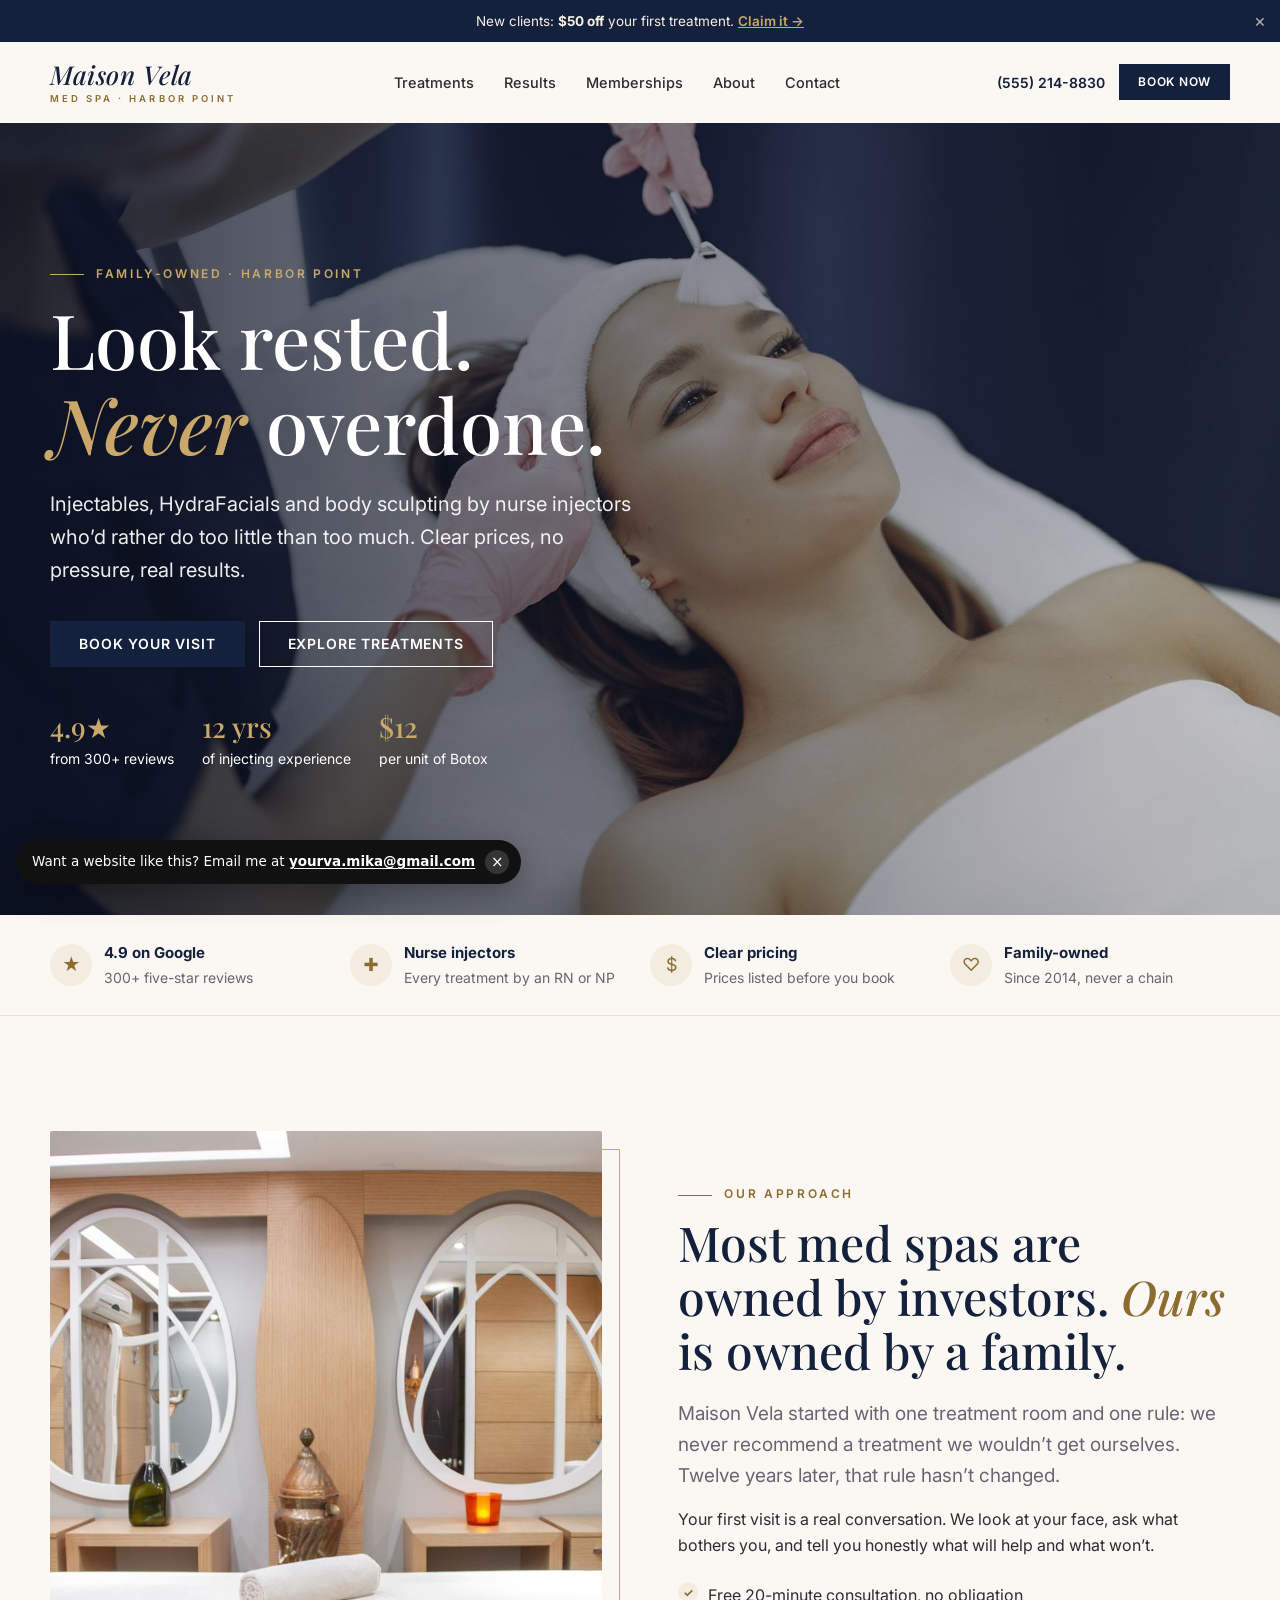
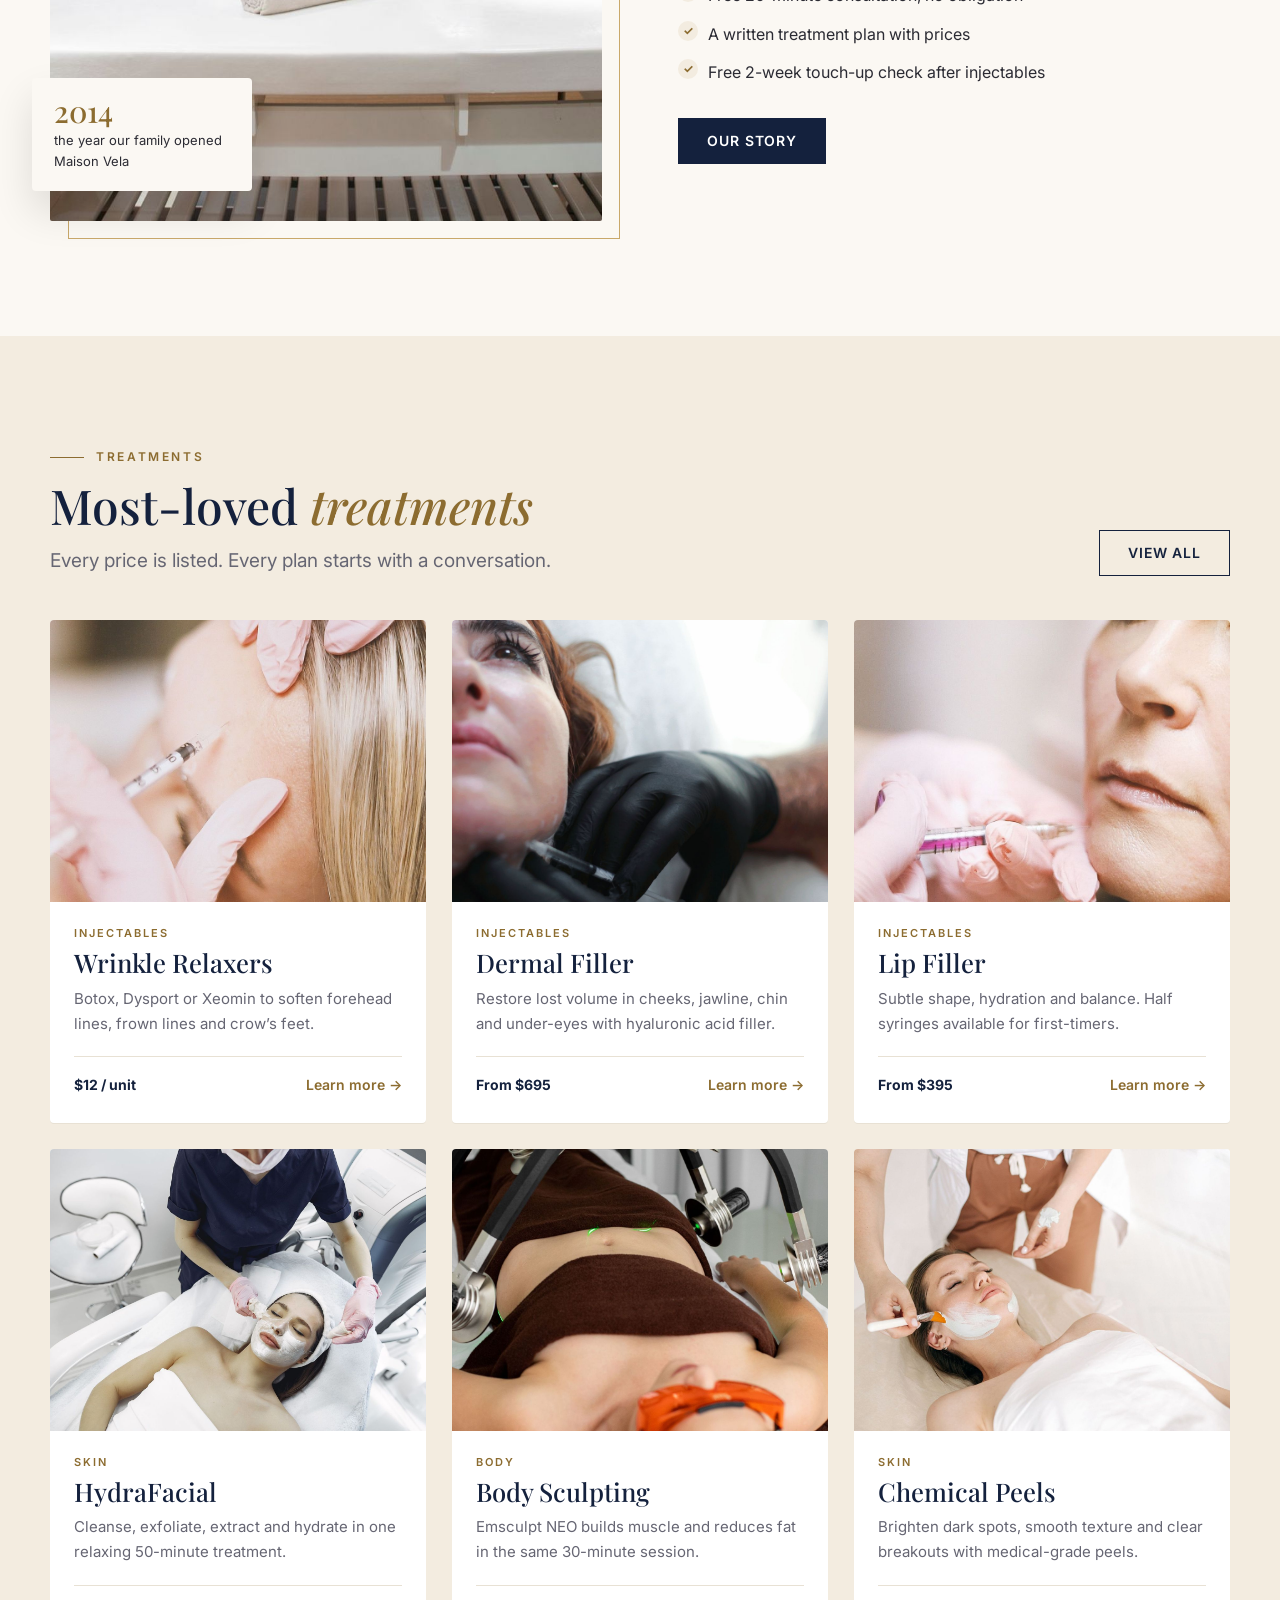
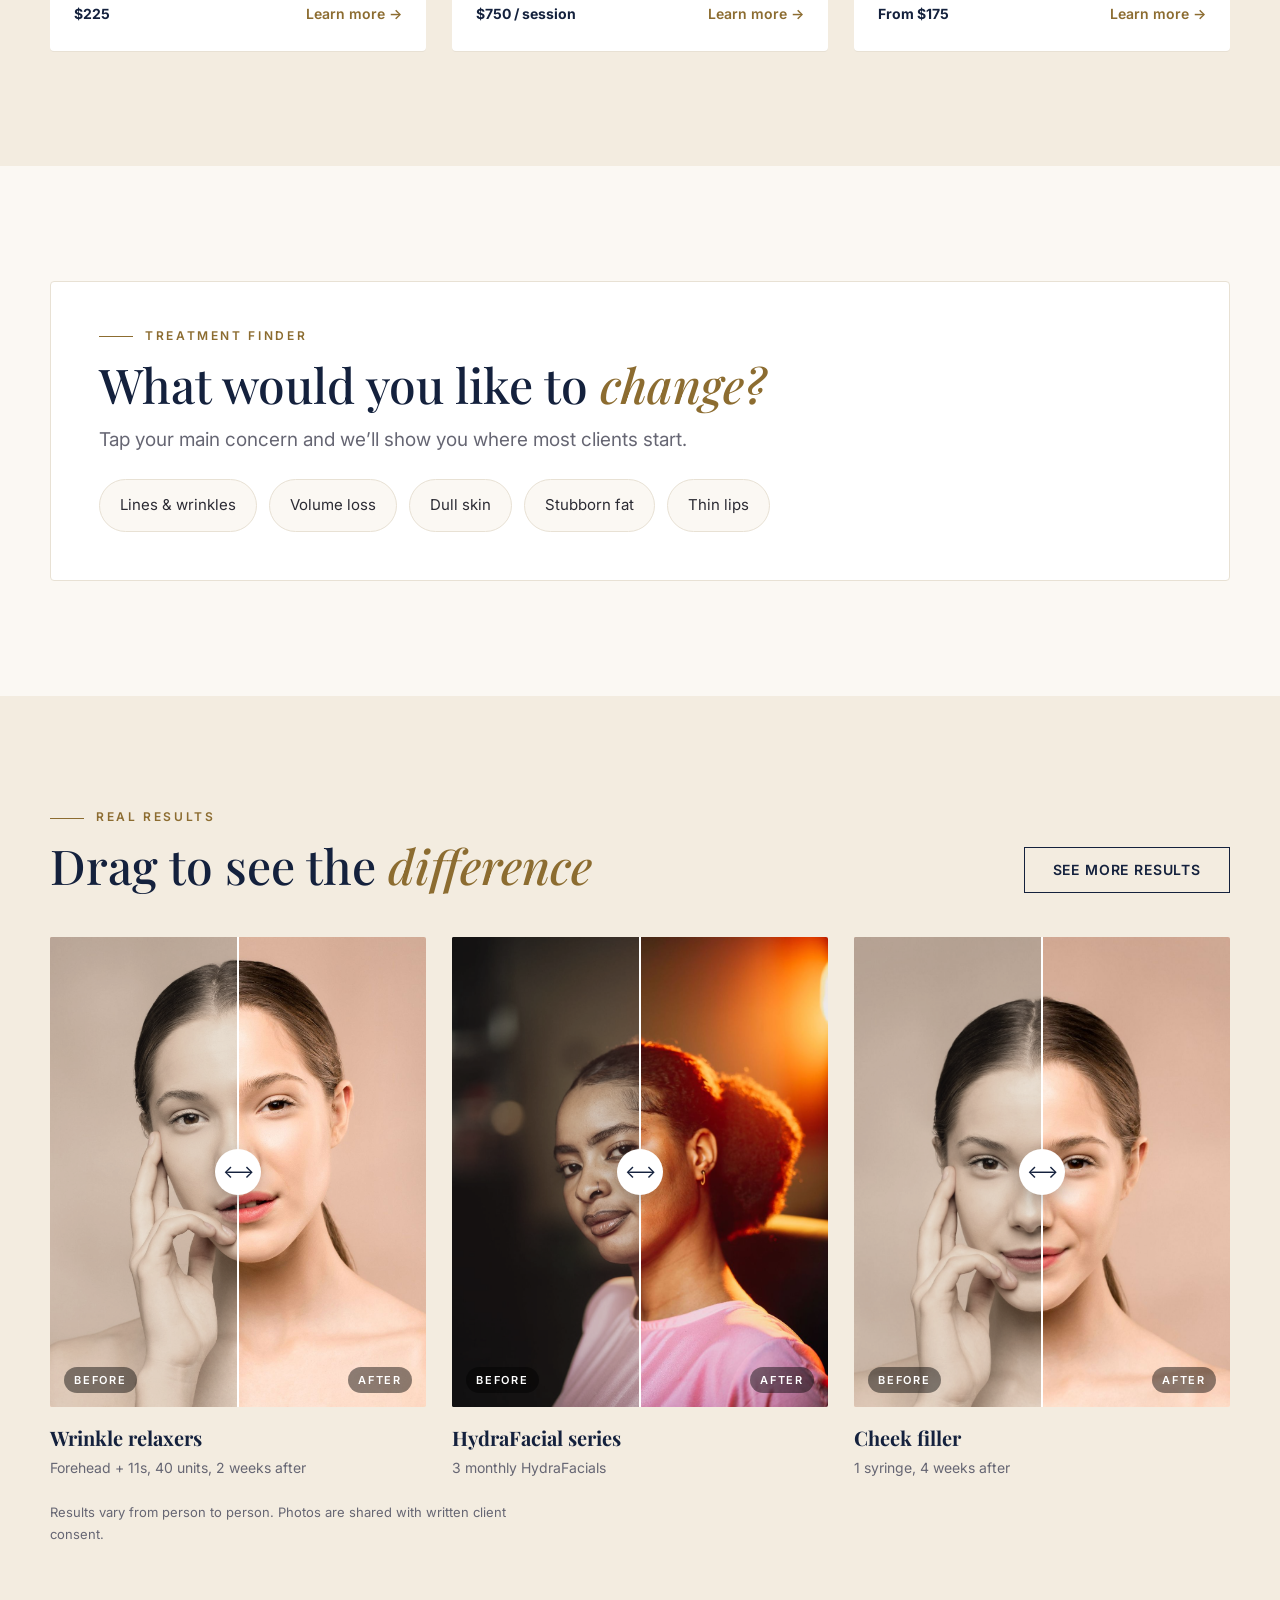
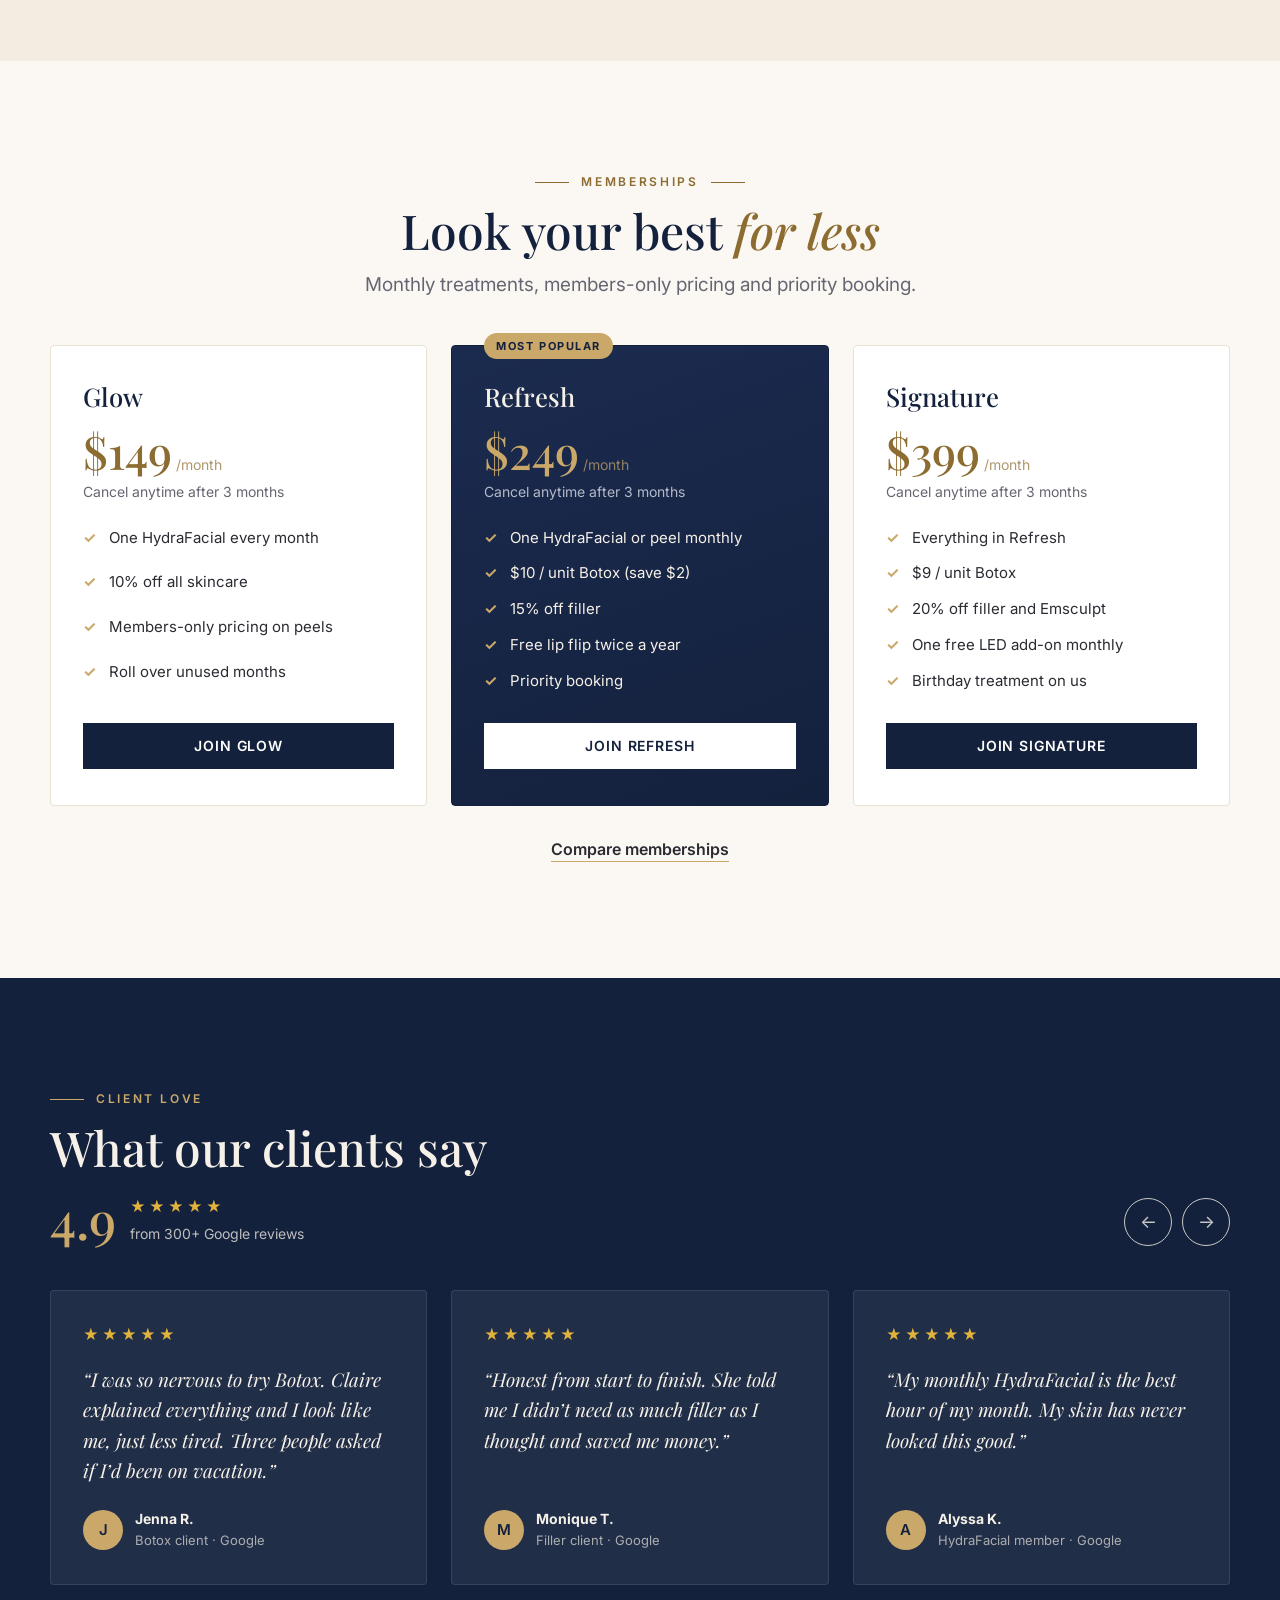
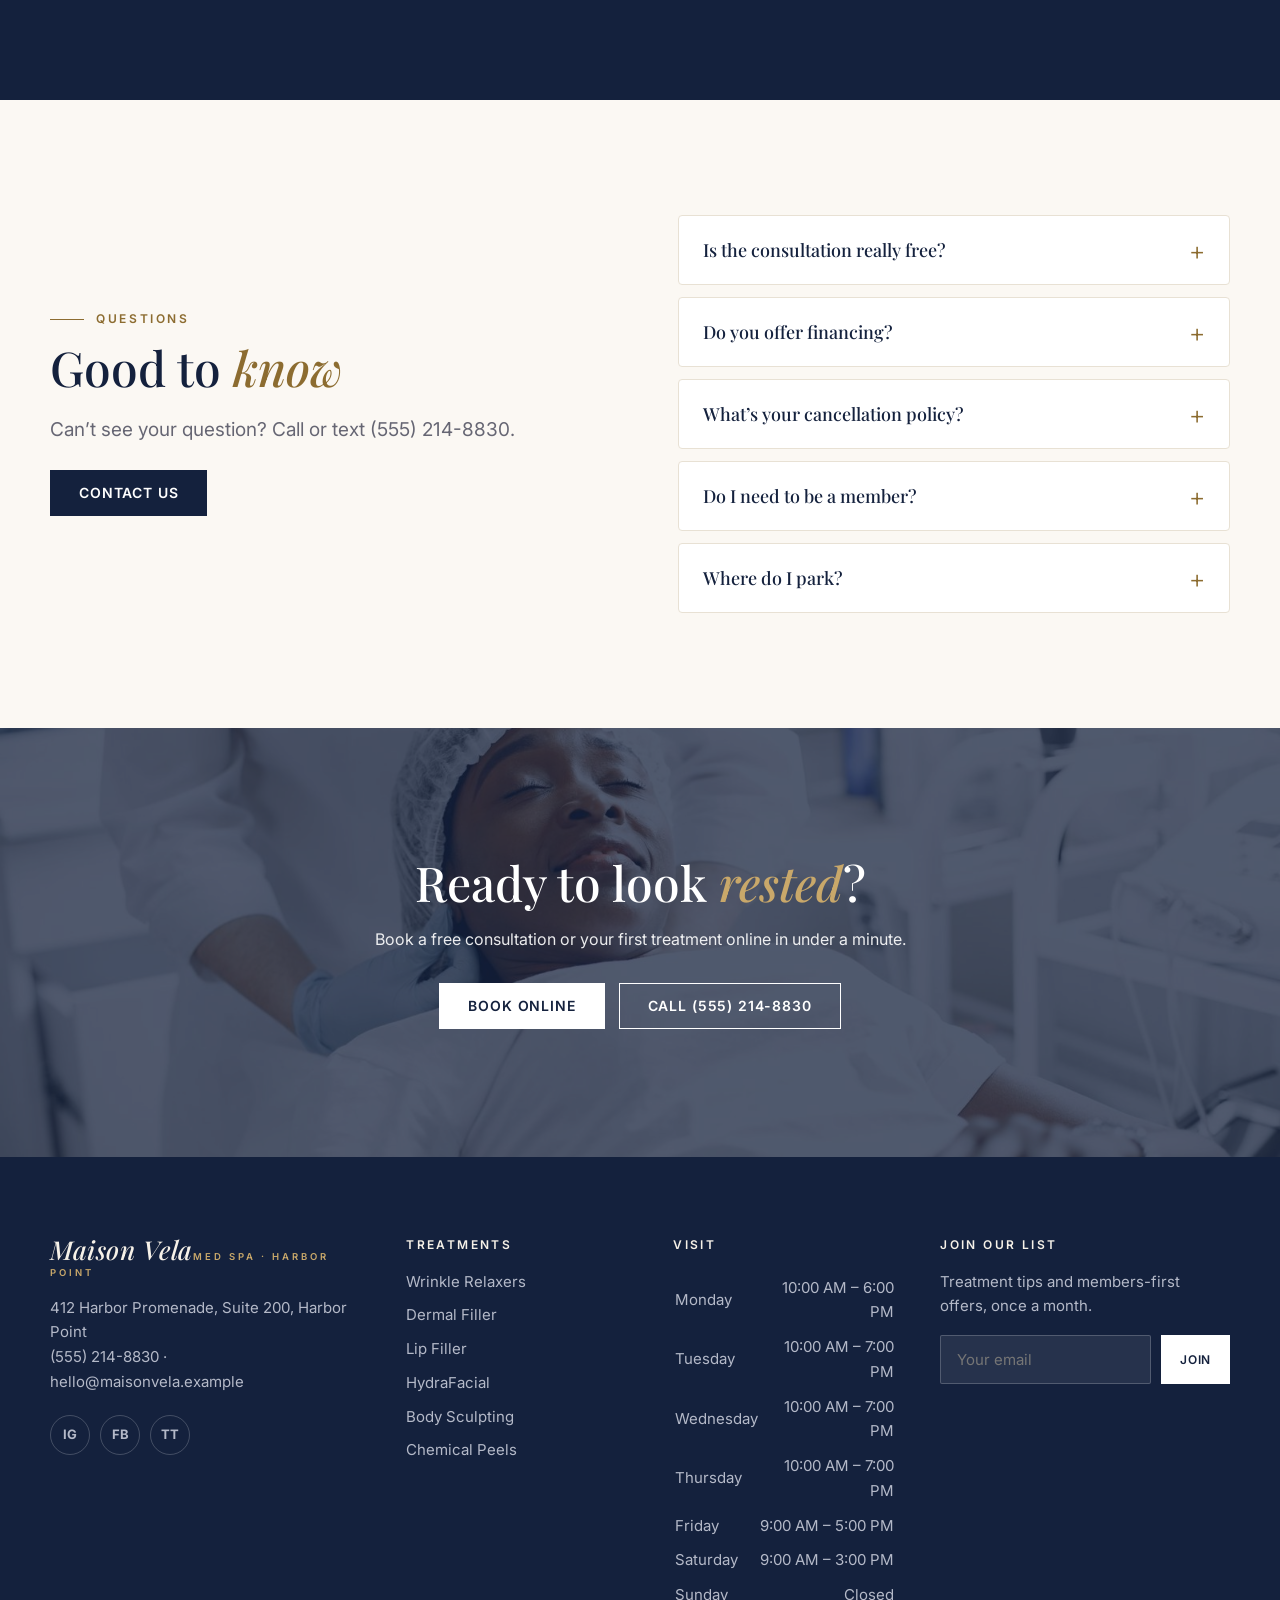
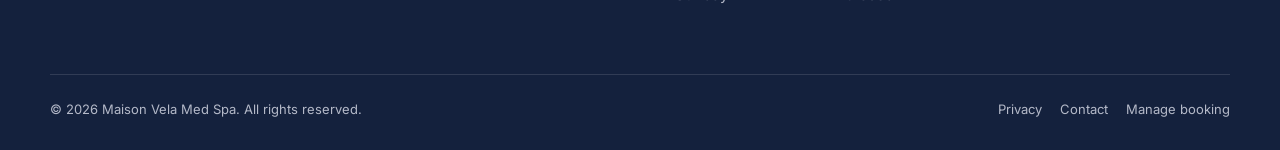
<file: index.html>
<!doctype html><html lang="en"><head><meta charset="utf-8"><meta name="viewport" content="width=device-width,initial-scale=1">
<title>Botox, Filler, HydraFacial &amp; Body Sculpting in Harbor Point | Maison Vela Med Spa</title><meta name="robots" content="noindex, nofollow"><meta name="description" content="Family-owned med spa in Harbor Point. Natural-looking Botox, filler, HydraFacial and Emsculpt NEO by registered nurses. Book online in 60 seconds.">
<meta property="og:title" content="Botox, Filler, HydraFacial &amp; Body Sculpting in Harbor Point | Maison Vela Med Spa"><meta property="og:description" content="Family-owned med spa in Harbor Point. Natural-looking Botox, filler, HydraFacial and Emsculpt NEO by registered nurses. Book online in 60 seconds."><meta property="og:image" content="img/3985323.jpg">
<link rel="icon" href="data:image/svg+xml,<svg xmlns='http://www.w3.org/2000/svg' viewBox='0 0 64 64'><circle cx='32' cy='32' r='32' fill='%2314213D'/><text x='32' y='43' font-size='30' text-anchor='middle' fill='white' font-family='Georgia'>M</text></svg>">
<link rel="preconnect" href="https://fonts.googleapis.com"><link rel="preconnect" href="https://fonts.gstatic.com" crossorigin>
<link href="https://fonts.googleapis.com/css2?family=Playfair+Display:ital,wght@0,500;0,600;1,500&family=Inter:wght@400;500;600;700&display=swap" rel="stylesheet">
<link rel="stylesheet" href="css/style.css">
<script type="application/ld+json">{"@context": "https://schema.org", "@type": "MedicalBusiness", "name": "Maison Vela Med Spa", "telephone": "(555) 214-8830", "email": "hello@maisonvela.example", "address": "412 Harbor Promenade, Suite 200, Harbor Point", "url": "index.html"}</script>
</head><body>
<div class="announce">New clients: <b>$50 off</b> your first treatment. <a href="#" data-open-offer>Claim it →</a><button aria-label="Close announcement">×</button></div>
<header class="site-header"><div class="wrap"><a class="logo" href="index.html"><b>Maison Vela</b><small>Med Spa · Harbor Point</small></a>
<nav class="nav" aria-label="Main"><a href="treatments.html">Treatments</a><a href="results.html">Results</a><a href="memberships.html">Memberships</a><a href="about.html">About</a><a href="contact.html">Contact</a></nav>
<div class="hdr-cta"><a class="tel" href="tel:5552148830">(555) 214-8830</a><a class="btn sm" href="book.html">Book now</a><button class="burger" aria-label="Menu"><i></i><i></i><i></i></button></div></div></header>
<nav class="mobile-nav" aria-label="Mobile"><a href="treatments.html">Treatments</a><a href="results.html">Results</a><a href="memberships.html">Memberships</a><a href="about.html">About</a><a href="contact.html">Contact</a><a href="book.html">Manage booking</a><a class="btn" href="book.html">Book now</a><p class="muted" style="margin-top:18px">(555) 214-8830<br>412 Harbor Promenade, Suite 200, Harbor Point</p></nav>
<main><section class="hero"><img src="img/3985323.jpg" alt="Treatment at Maison Vela Med Spa"><div class="wrap"><span class="eyebrow" style="color:var(--accent)">Family-owned · Harbor Point</span>
<h1>Look rested. <em>Never</em> overdone.</h1><p>Injectables, HydraFacials and body sculpting by nurse injectors who’d rather do too little than too much. Clear prices, no pressure, real results.</p><div class="btns"><a class="btn " href="book.html">Book your visit</a><a class="btn ghost" href="treatments.html">Explore treatments</a></div><div class="proof"><div><b>4.9★</b>from 300+ reviews</div><div><b>12 yrs</b>of injecting experience</div><div><b>$12</b>per unit of Botox</div></div></div></section><section class="trust"><div class="wrap"><div><i>★</i><span><b>4.9 on Google</b>300+ five-star reviews</span></div><div><i>✚</i><span><b>Nurse injectors</b>Every treatment by an RN or NP</span></div><div><i>$</i><span><b>Clear pricing</b>Prices listed before you book</span></div><div><i>♡</i><span><b>Family-owned</b>Since 2014, never a chain</span></div></div></section><section class="section"><div class="wrap split"><div class="ph reveal"><img src="img/4170175.jpg" alt="Inside Maison Vela Med Spa" loading="lazy"><div class="tag"><b>2014</b>the year our family opened Maison Vela</div></div>
<div class="reveal"><span class="eyebrow">Our approach</span><h2>Most med spas are owned by investors. <em>Ours</em> is owned by a family.</h2><p class="lead">Maison Vela started with one treatment room and one rule: we never recommend a treatment we wouldn’t get ourselves. Twelve years later, that rule hasn’t changed.</p><p>Your first visit is a real conversation. We look at your face, ask what bothers you, and tell you honestly what will help and what won’t.</p>
<ul class="checks"><li>Free 20-minute consultation, no obligation</li><li>A written treatment plan with prices</li><li>Free 2-week touch-up check after injectables</li></ul><a class="btn" href="about.html">Our story</a></div></div></section>
<section class="section alt"><div class="wrap"><div class="head"><div><span class="eyebrow">Treatments</span><h2>Most-loved <em>treatments</em></h2><p class="lead">Every price is listed. Every plan starts with a conversation.</p></div><a class="btn ghost" href="treatments.html">View all</a></div><div class="tgrid"><a class="tcard reveal" href="treatments/wrinkle-relaxers.html" data-cat="injectables"><div class="im"><img src="img/34220537.jpg" alt="Wrinkle Relaxers" loading="lazy"></div>
<div class="bd"><span class="cat">Injectables</span><h3>Wrinkle Relaxers</h3><p>Botox, Dysport or Xeomin to soften forehead lines, frown lines and crow’s feet.</p><div class="meta"><b>$12 / unit</b><span>Learn more →</span></div></div></a><a class="tcard reveal" href="treatments/dermal-filler.html" data-cat="injectables"><div class="im"><img src="img/6080267.jpg" alt="Dermal Filler" loading="lazy"></div>
<div class="bd"><span class="cat">Injectables</span><h3>Dermal Filler</h3><p>Restore lost volume in cheeks, jawline, chin and under-eyes with hyaluronic acid filler.</p><div class="meta"><b>From $695</b><span>Learn more →</span></div></div></a><a class="tcard reveal" href="treatments/lip-filler.html" data-cat="injectables"><div class="im"><img src="img/34220532.jpg" alt="Lip Filler" loading="lazy"></div>
<div class="bd"><span class="cat">Injectables</span><h3>Lip Filler</h3><p>Subtle shape, hydration and balance. Half syringes available for first-timers.</p><div class="meta"><b>From $395</b><span>Learn more →</span></div></div></a><a class="tcard reveal" href="treatments/hydrafacial.html" data-cat="skin"><div class="im"><img src="img/3985361.jpg" alt="HydraFacial" loading="lazy"></div>
<div class="bd"><span class="cat">Skin</span><h3>HydraFacial</h3><p>Cleanse, exfoliate, extract and hydrate in one relaxing 50-minute treatment.</p><div class="meta"><b>$225</b><span>Learn more →</span></div></div></a><a class="tcard reveal" href="treatments/body-sculpting.html" data-cat="body"><div class="im"><img src="img/7772685.jpg" alt="Body Sculpting" loading="lazy"></div>
<div class="bd"><span class="cat">Body</span><h3>Body Sculpting</h3><p>Emsculpt NEO builds muscle and reduces fat in the same 30-minute session.</p><div class="meta"><b>$750 / session</b><span>Learn more →</span></div></div></a><a class="tcard reveal" href="treatments/chemical-peels.html" data-cat="skin"><div class="im"><img src="img/5659018.jpg" alt="Chemical Peels" loading="lazy"></div>
<div class="bd"><span class="cat">Skin</span><h3>Chemical Peels</h3><p>Brighten dark spots, smooth texture and clear breakouts with medical-grade peels.</p><div class="meta"><b>From $175</b><span>Learn more →</span></div></div></a></div></div></section>
<section class="section"><div class="wrap"><div id="finder" class="reveal"><span class="eyebrow">Treatment finder</span><h2>What would you like to <em>change?</em></h2>
<p class="lead" style="margin-top:12px">Tap your main concern and we’ll show you where most clients start.</p><div class="concerns"><button class="concern" data-c="Lines &amp; wrinkles">Lines &amp; wrinkles</button><button class="concern" data-c="Volume loss">Volume loss</button><button class="concern" data-c="Dull skin">Dull skin</button><button class="concern" data-c="Stubborn fat">Stubborn fat</button><button class="concern" data-c="Thin lips">Thin lips</button></div><div class="finder-out" aria-live="polite"></div></div></div></section>
<section class="section alt"><div class="wrap"><div class="head"><div><span class="eyebrow">Real results</span><h2>Drag to see the <em>difference</em></h2></div><a class="btn ghost" href="results.html">See more results</a></div><div class="bagrid"><div class="reveal"><div class="ba"><img src="img/3762758.jpg" alt="After" loading="lazy"><img class="before" src="img/3762758.jpg" alt="Before" loading="lazy"><div class="bar"></div><span class="lb l">Before</span><span class="lb r">After</span><input type="range" min="0" max="100" value="50" aria-label="Drag to compare before and after"></div><div class="bacap"><b>Wrinkle relaxers</b><span>Forehead + 11s, 40 units, 2 weeks after</span></div></div><div class="reveal"><div class="ba"><img src="img/31205535.jpg" alt="After" loading="lazy"><img class="before" src="img/31205535.jpg" alt="Before" loading="lazy"><div class="bar"></div><span class="lb l">Before</span><span class="lb r">After</span><input type="range" min="0" max="100" value="50" aria-label="Drag to compare before and after"></div><div class="bacap"><b>HydraFacial series</b><span>3 monthly HydraFacials</span></div></div><div class="reveal"><div class="ba"><img src="img/3762754.jpg" alt="After" loading="lazy"><img class="before" src="img/3762754.jpg" alt="Before" loading="lazy"><div class="bar"></div><span class="lb l">Before</span><span class="lb r">After</span><input type="range" min="0" max="100" value="50" aria-label="Drag to compare before and after"></div><div class="bacap"><b>Cheek filler</b><span>1 syringe, 4 weeks after</span></div></div></div>
<p class="consent">Results vary from person to person. Photos are shared with written client consent.</p></div></section>
<section class="section"><div class="wrap"><div class="head center" style="display:block"><span class="eyebrow">Memberships</span><h2>Look your best <em>for less</em></h2><p class="lead">Monthly treatments, members-only pricing and priority booking.</p></div>
<div class="plans"><div class="plan reveal"><h3>Glow</h3><div class="price" data-monthly="149">$149<small>/month</small></div>
<span class="muted" style="font-size:14px">Cancel anytime after 3 months</span><ul><li>One HydraFacial every month</li><li>10% off all skincare</li><li>Members-only pricing on peels</li><li>Roll over unused months</li></ul><a class="btn " href="book.html?t=consult&note=Glow%20membership">Join Glow</a></div><div class="plan feat reveal"><span class="pill">Most popular</span><h3>Refresh</h3><div class="price" data-monthly="249">$249<small>/month</small></div>
<span class="muted" style="font-size:14px;color:var(--on-deep-muted)">Cancel anytime after 3 months</span><ul><li>One HydraFacial or peel monthly</li><li>$10 / unit Botox (save $2)</li><li>15% off filler</li><li>Free lip flip twice a year</li><li>Priority booking</li></ul><a class="btn light" href="book.html?t=consult&note=Refresh%20membership">Join Refresh</a></div><div class="plan reveal"><h3>Signature</h3><div class="price" data-monthly="399">$399<small>/month</small></div>
<span class="muted" style="font-size:14px">Cancel anytime after 3 months</span><ul><li>Everything in Refresh</li><li>$9 / unit Botox</li><li>20% off filler and Emsculpt</li><li>One free LED add-on monthly</li><li>Birthday treatment on us</li></ul><a class="btn " href="book.html?t=consult&note=Signature%20membership">Join Signature</a></div></div><p class="center" style="margin-top:30px"><a class="link" href="memberships.html">Compare memberships</a></p></div></section><section class="section dark"><div class="wrap"><div class="head"><div><span class="eyebrow">Client love</span><h2>What our clients say</h2>
<div class="rating" style="margin-top:18px"><b>4.9</b><div><span class="stars" aria-label="5 stars">★★★★★</span><br><span style="opacity:.75;font-size:14px">from 300+ Google reviews</span></div></div></div>
<div class="cnav carousel-nav"><button class="prev" aria-label="Previous">←</button><button class="next" aria-label="Next">→</button></div></div>
<div class="carousel" style="margin:0 -12px"><div class="track"><div class="slide"><div class="review"><span class="stars" aria-label="5 stars">★★★★★</span><p>“I was so nervous to try Botox. Claire explained everything and I look like me, just less tired. Three people asked if I’d been on vacation.”</p><div class="who"><i>J</i><div><b>Jenna R.</b><span>Botox client · Google</span></div></div></div></div><div class="slide"><div class="review"><span class="stars" aria-label="5 stars">★★★★★</span><p>“Honest from start to finish. She told me I didn’t need as much filler as I thought and saved me money.”</p><div class="who"><i>M</i><div><b>Monique T.</b><span>Filler client · Google</span></div></div></div></div><div class="slide"><div class="review"><span class="stars" aria-label="5 stars">★★★★★</span><p>“My monthly HydraFacial is the best hour of my month. My skin has never looked this good.”</p><div class="who"><i>A</i><div><b>Alyssa K.</b><span>HydraFacial member · Google</span></div></div></div></div><div class="slide"><div class="review"><span class="stars" aria-label="5 stars">★★★★★</span><p>“Four sessions in and my jeans fit differently. The team made me feel comfortable the whole time.”</p><div class="who"><i>D</i><div><b>Dana P.</b><span>Emsculpt NEO · Google</span></div></div></div></div><div class="slide"><div class="review"><span class="stars" aria-label="5 stars">★★★★★</span><p>“Asked for subtle and got exactly that. The half syringe was the perfect start.”</p><div class="who"><i>P</i><div><b>Priya S.</b><span>Lip filler · Google</span></div></div></div></div><div class="slide"><div class="review"><span class="stars" aria-label="5 stars">★★★★★</span><p>“My sun spots are 80% lighter after three peels. Clean, calm and so welcoming.”</p><div class="who"><i>L</i><div><b>Lauren B.</b><span>Peel series · Google</span></div></div></div></div></div></div></div></section>
<section class="section"><div class="wrap split"><div class="reveal"><span class="eyebrow">Questions</span><h2>Good to <em>know</em></h2><p class="lead">Can’t see your question? Call or text (555) 214-8830.</p><a class="btn" href="contact.html" style="margin-top:24px">Contact us</a></div><div class="reveal"><div class="faq"><details><summary>Is the consultation really free?</summary><p>Yes. 20 minutes, no obligation, and you’ll leave with a written plan.</p></details><details><summary>Do you offer financing?</summary><p>Yes. Cherry and PatientFi let you split treatments over 3 to 12 months.</p></details><details><summary>What’s your cancellation policy?</summary><p>Please give us 24 hours’ notice. Late cancellations may be charged $50.</p></details><details><summary>Do I need to be a member?</summary><p>No. Memberships just make regular treatments cheaper.</p></details><details><summary>Where do I park?</summary><p>Free parking in the Harbor Promenade garage. We validate.</p></details></div></div></div></section>
<section class="cta"><img src="img/7446670.jpg" alt="" loading="lazy"><div class="wrap"><h2>Ready to look <em>rested</em>?</h2><p>Book a free consultation or your first treatment online in under a minute.</p>
<div class="btns"><a class="btn light" href="book.html">Book online</a><a class="btn ghost" href="tel:5552148830">Call (555) 214-8830</a></div></div></section></main>
<footer class="site-footer"><div class="wrap"><div class="cols">
<div><a class="logo" href="index.html"><b>Maison Vela</b><small>Med Spa · Harbor Point</small></a><p style="margin-top:18px">412 Harbor Promenade, Suite 200, Harbor Point<br><a href="tel:5552148830" style="display:inline">(555) 214-8830</a> · <a href="mailto:hello@maisonvela.example" style="display:inline">hello@maisonvela.example</a></p>
<div class="social"><a href="#" aria-label="Instagram">IG</a><a href="#" aria-label="Facebook">FB</a><a href="#" aria-label="TikTok">TT</a></div></div>
<div><h4>Treatments</h4><a href="treatments/wrinkle-relaxers.html">Wrinkle Relaxers</a><a href="treatments/dermal-filler.html">Dermal Filler</a><a href="treatments/lip-filler.html">Lip Filler</a><a href="treatments/hydrafacial.html">HydraFacial</a><a href="treatments/body-sculpting.html">Body Sculpting</a><a href="treatments/chemical-peels.html">Chemical Peels</a></div>
<div><h4>Visit</h4><table class="hours"><tr><td>Monday</td><td>10:00 AM – 6:00 PM</td></tr><tr><td>Tuesday</td><td>10:00 AM – 7:00 PM</td></tr><tr><td>Wednesday</td><td>10:00 AM – 7:00 PM</td></tr><tr><td>Thursday</td><td>10:00 AM – 7:00 PM</td></tr><tr><td>Friday</td><td>9:00 AM – 5:00 PM</td></tr><tr><td>Saturday</td><td>9:00 AM – 3:00 PM</td></tr><tr><td>Sunday</td><td>Closed</td></tr></table></div>
<div><h4>Join our list</h4><p>Treatment tips and members-first offers, once a month.</p>
<form class="newsletter" data-form="newsletter" data-thanks="You’re on the list. Welcome!" novalidate><div class="field"><input type="email" name="email" placeholder="Your email" required aria-label="Email"></div><button class="btn sm light">Join</button></form></div>
</div><div class="base"><span>© 2026 Maison Vela Med Spa. All rights reserved.</span><span><a href="privacy.html">Privacy</a><a href="contact.html">Contact</a><a href="book.html">Manage booking</a></span></div></div></footer>
<a class="btn mobile-book" href="book.html">Book now</a>
<div id="offer-pop" role="dialog" aria-modal="true" aria-label="New client offer"><div class="pop-bg"></div><div class="pop"><img src="img/7446670.jpg" alt="" loading=lazy><div class="in"><button class="pop-close" aria-label="Close">×</button>
<div class="pop-form"><span class="eyebrow">New client offer</span><h3>New here? Your first visit is on us.</h3><p class="offer">$50 off any first treatment, or a free consultation.</p>
<form class="form" novalidate><div class="field"><label for="f-name">First name *</label><input type="text" name="name" id="f-name" autocomplete="given-name" placeholder="" required><span class="msg">This field is required.</span></div><div class="field"><label for="f-email">Email *</label><input type="email" name="email" id="f-email" autocomplete="email" placeholder="" required><span class="msg">Please enter a valid email.</span></div><div class="field"><label for="f-phone">Phone *</label><input type="tel" name="phone" id="f-phone" autocomplete="on" placeholder="" required><span class="msg">Please enter a 10-digit phone number.</span></div><button class="btn">Claim my offer</button></form>
<small>By signing up you agree to receive texts and emails. Reply STOP anytime.</small></div>
<div class="pop-done form-done" hidden><div class="ok">✓</div><h3>You’re in!</h3><p class="muted">Your offer is saved. We’ll text you within the hour to help you book.</p><a class="btn" href="book.html" style="margin-top:20px">Book now</a></div></div></div></div>

<script src="js/site-data.js"></script><script src="js/core.js" defer></script>
</body></html>
</file>
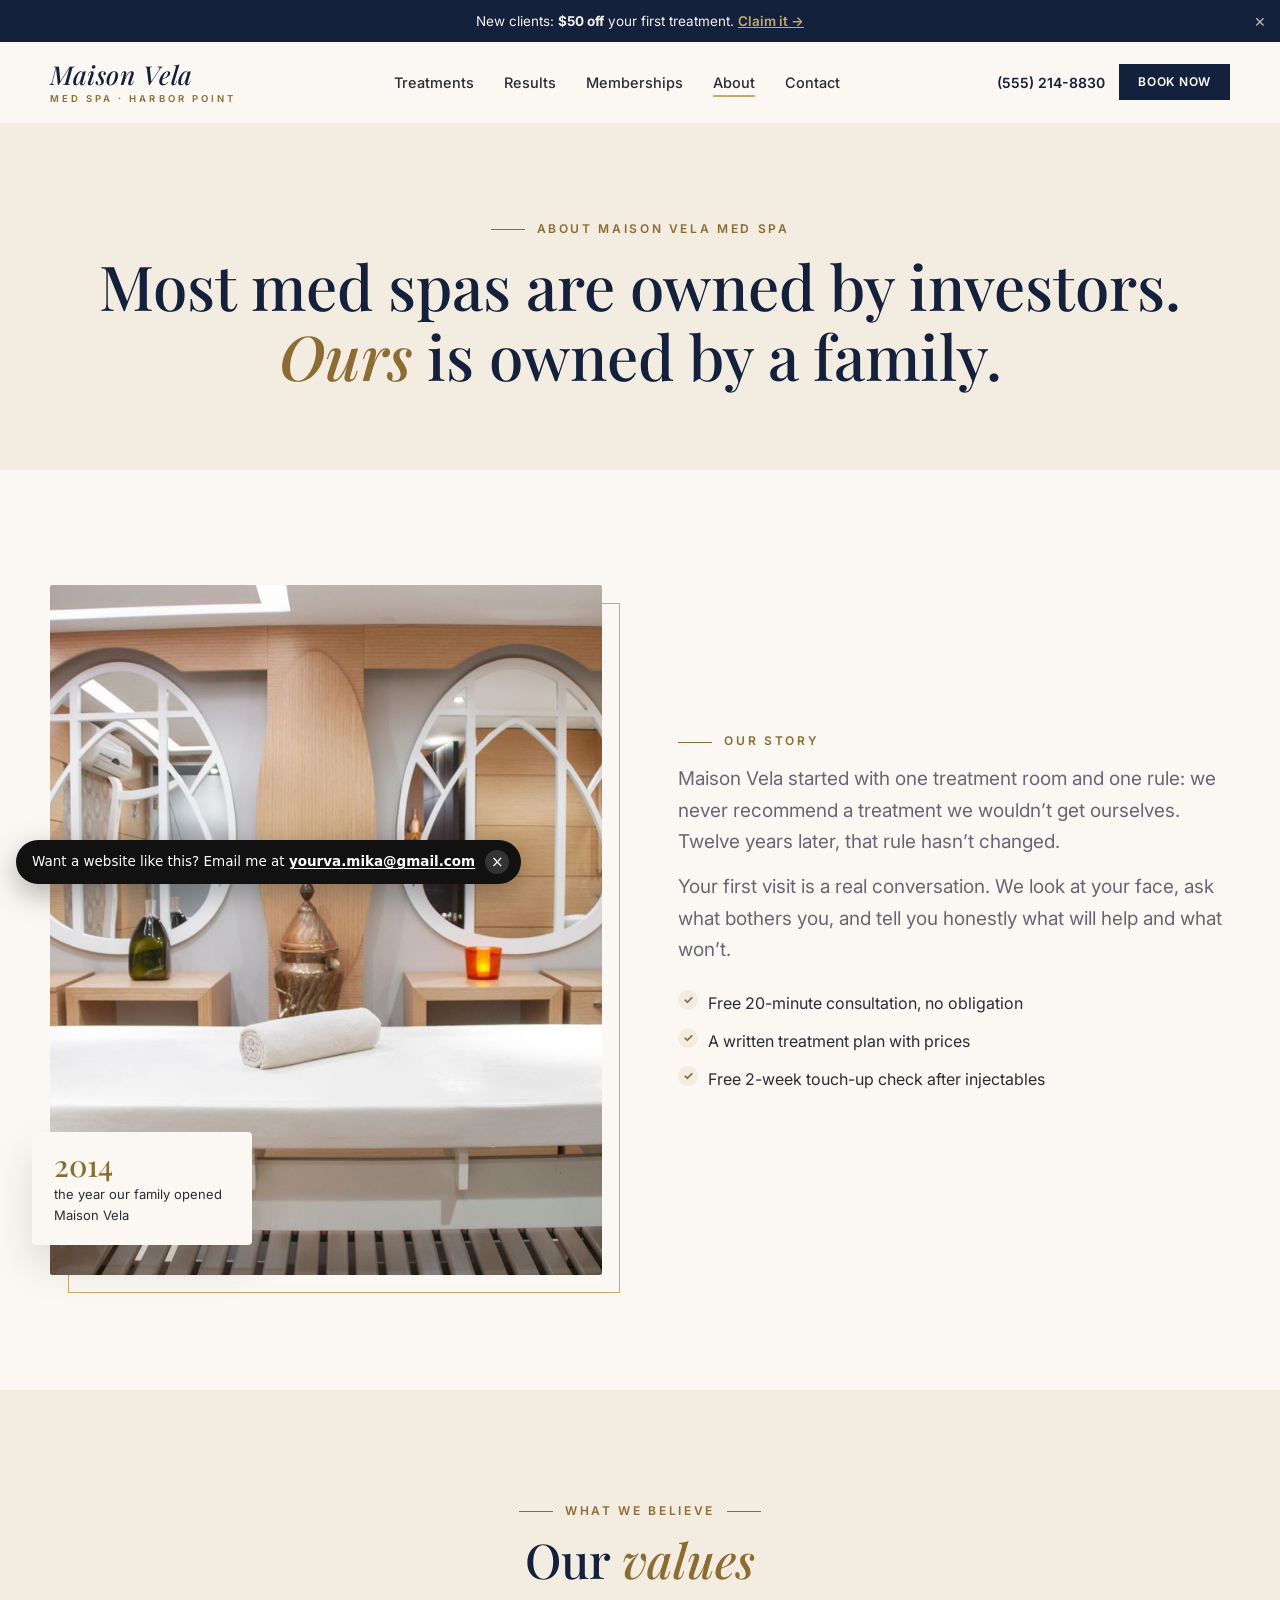
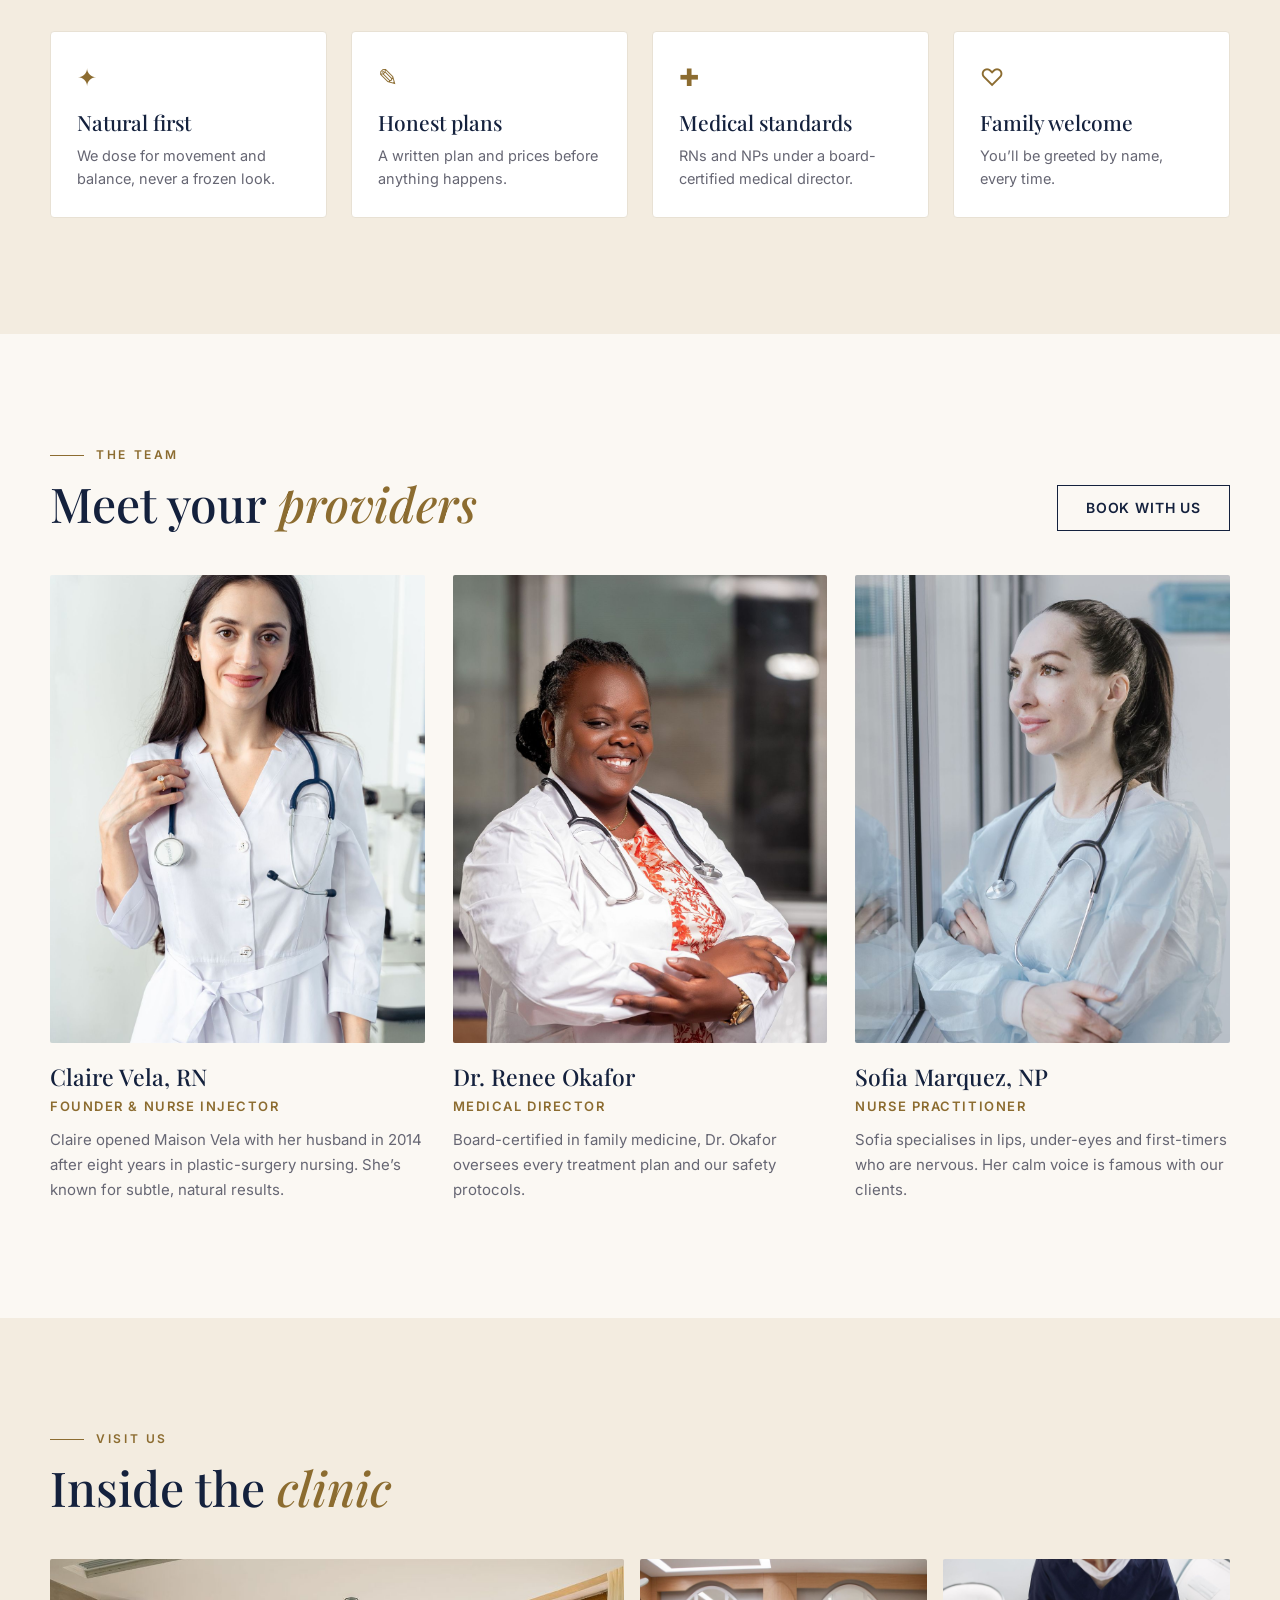
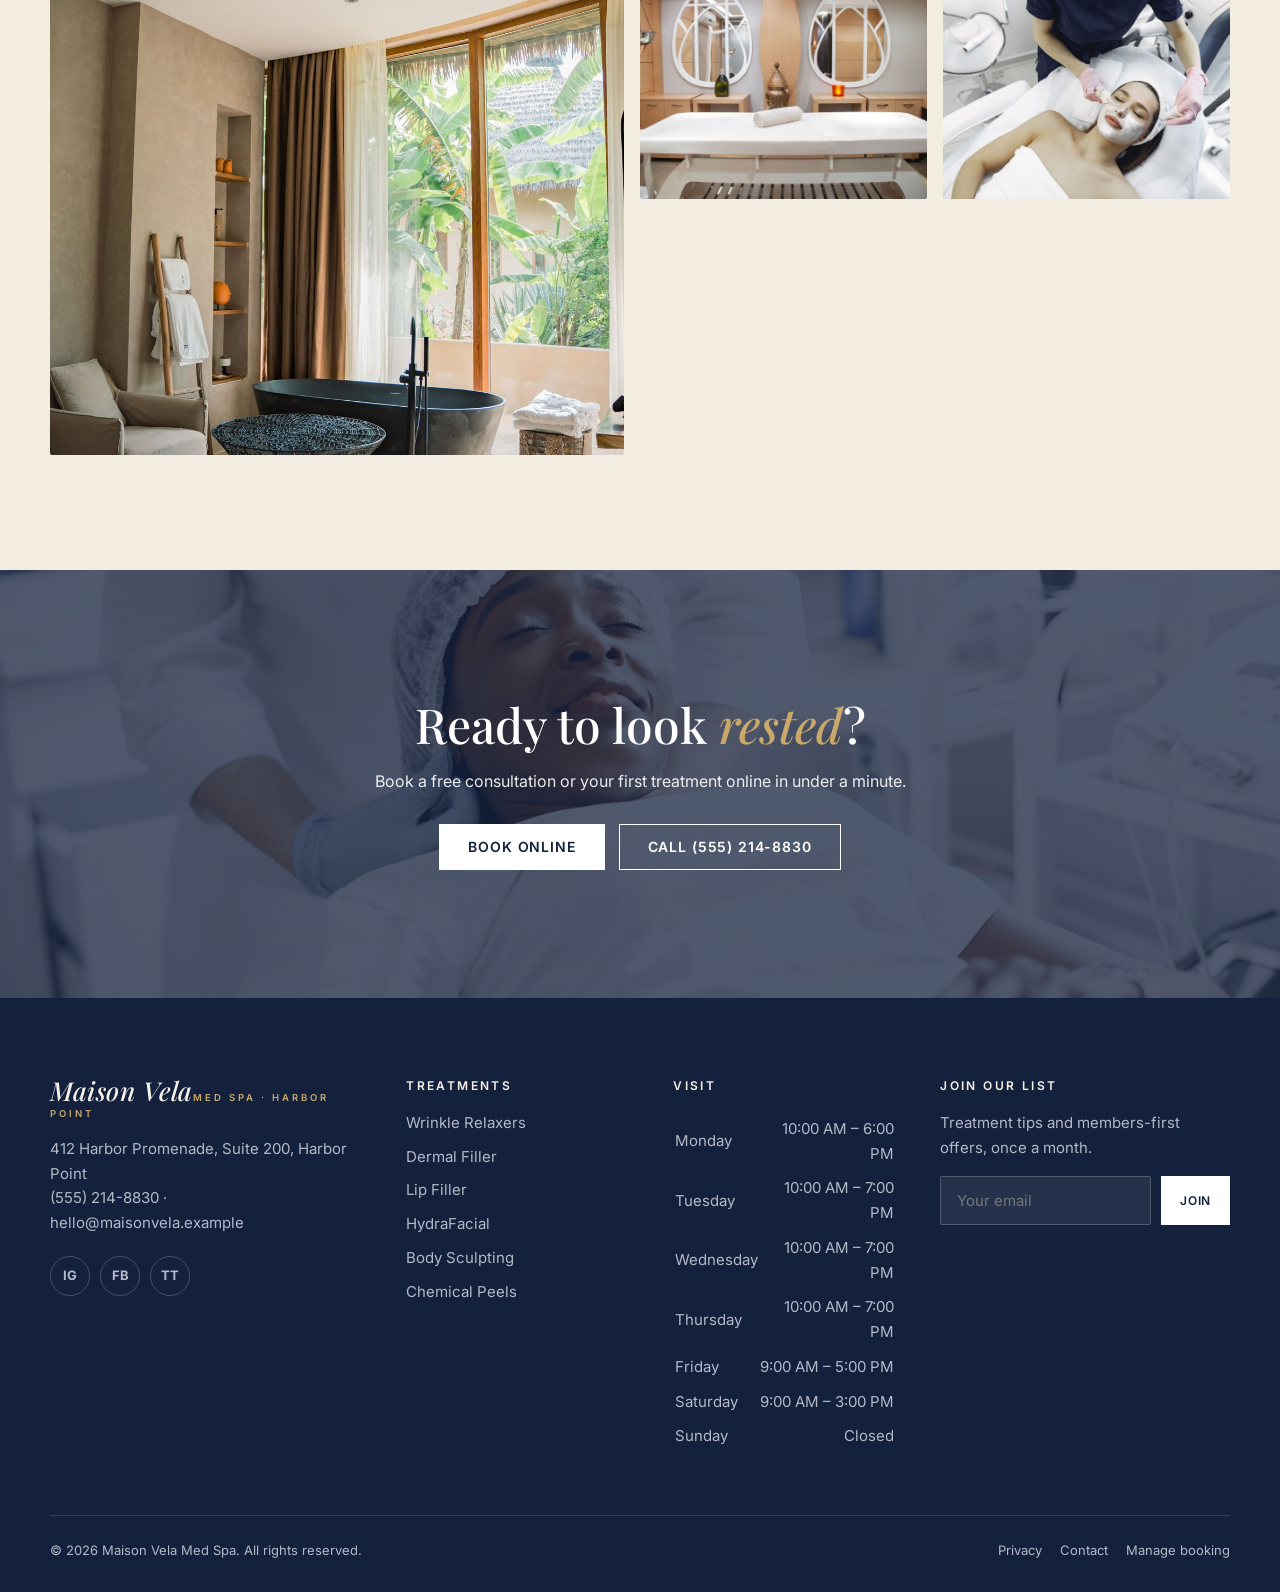
<file: about.html>
<!doctype html><html lang="en"><head><meta charset="utf-8"><meta name="viewport" content="width=device-width,initial-scale=1">
<title>About Us | Maison Vela Med Spa</title><meta name="robots" content="noindex, nofollow"><meta name="description" content="Meet the team at Maison Vela Med Spa in Harbor Point.">
<meta property="og:title" content="About Us | Maison Vela Med Spa"><meta property="og:description" content="Meet the team at Maison Vela Med Spa in Harbor Point."><meta property="og:image" content="img/3985323.jpg">
<link rel="icon" href="data:image/svg+xml,<svg xmlns='http://www.w3.org/2000/svg' viewBox='0 0 64 64'><circle cx='32' cy='32' r='32' fill='%2314213D'/><text x='32' y='43' font-size='30' text-anchor='middle' fill='white' font-family='Georgia'>M</text></svg>">
<link rel="preconnect" href="https://fonts.googleapis.com"><link rel="preconnect" href="https://fonts.gstatic.com" crossorigin>
<link href="https://fonts.googleapis.com/css2?family=Playfair+Display:ital,wght@0,500;0,600;1,500&family=Inter:wght@400;500;600;700&display=swap" rel="stylesheet">
<link rel="stylesheet" href="css/style.css">
<script type="application/ld+json">{"@context": "https://schema.org", "@type": "MedicalBusiness", "name": "Maison Vela Med Spa", "telephone": "(555) 214-8830", "email": "hello@maisonvela.example", "address": "412 Harbor Promenade, Suite 200, Harbor Point", "url": "index.html"}</script>
</head><body>
<div class="announce">New clients: <b>$50 off</b> your first treatment. <a href="#" data-open-offer>Claim it →</a><button aria-label="Close announcement">×</button></div>
<header class="site-header"><div class="wrap"><a class="logo" href="index.html"><b>Maison Vela</b><small>Med Spa · Harbor Point</small></a>
<nav class="nav" aria-label="Main"><a href="treatments.html">Treatments</a><a href="results.html">Results</a><a href="memberships.html">Memberships</a><a href="about.html">About</a><a href="contact.html">Contact</a></nav>
<div class="hdr-cta"><a class="tel" href="tel:5552148830">(555) 214-8830</a><a class="btn sm" href="book.html">Book now</a><button class="burger" aria-label="Menu"><i></i><i></i><i></i></button></div></div></header>
<nav class="mobile-nav" aria-label="Mobile"><a href="treatments.html">Treatments</a><a href="results.html">Results</a><a href="memberships.html">Memberships</a><a href="about.html">About</a><a href="contact.html">Contact</a><a href="book.html">Manage booking</a><a class="btn" href="book.html">Book now</a><p class="muted" style="margin-top:18px">(555) 214-8830<br>412 Harbor Promenade, Suite 200, Harbor Point</p></nav>
<main><section class="page-hero"><div class="wrap"><span class=eyebrow>About Maison Vela Med Spa</span><h1 style="font-size:clamp(38px,5vw,62px)">Most med spas are owned by investors. <em>Ours</em> is owned by a family.</h1><p class="lead"></p></div></section>
<section class="section"><div class="wrap split"><div class="ph reveal"><img src="img/4170175.jpg" alt="" loading="lazy"><div class="tag"><b>2014</b>the year our family opened Maison Vela</div></div>
<div class="reveal"><span class="eyebrow">Our story</span><p class="lead" style="margin-bottom:14px">Maison Vela started with one treatment room and one rule: we never recommend a treatment we wouldn’t get ourselves. Twelve years later, that rule hasn’t changed.</p><p class="lead" style="margin-bottom:14px">Your first visit is a real conversation. We look at your face, ask what bothers you, and tell you honestly what will help and what won’t.</p><ul class="checks"><li>Free 20-minute consultation, no obligation</li><li>A written treatment plan with prices</li><li>Free 2-week touch-up check after injectables</li></ul></div></div></section>
<section class="section alt"><div class="wrap"><div class="head center" style="display:block"><span class="eyebrow">What we believe</span><h2>Our <em>values</em></h2></div><div class="values"><div class="reveal"><i>✦</i><b>Natural first</b><p>We dose for movement and balance, never a frozen look.</p></div><div class="reveal"><i>✎</i><b>Honest plans</b><p>A written plan and prices before anything happens.</p></div><div class="reveal"><i>✚</i><b>Medical standards</b><p>RNs and NPs under a board-certified medical director.</p></div><div class="reveal"><i>♡</i><b>Family welcome</b><p>You’ll be greeted by name, every time.</p></div></div></div></section>
<section class="section"><div class="wrap"><div class="head"><div><span class="eyebrow">The team</span><h2>Meet your <em>providers</em></h2></div><a class="btn ghost" href="book.html">Book with us</a></div><div class="team" style=""><div class="member reveal"><img src="img/6749773.jpg" alt="Claire Vela, RN" loading="lazy"><b>Claire Vela, RN</b><span>Founder &amp; Nurse Injector</span><p>Claire opened Maison Vela with her husband in 2014 after eight years in plastic-surgery nursing. She’s known for subtle, natural results.</p></div><div class="member reveal"><img src="img/18788957.jpg" alt="Dr. Renee Okafor" loading="lazy"><b>Dr. Renee Okafor</b><span>Medical Director</span><p>Board-certified in family medicine, Dr. Okafor oversees every treatment plan and our safety protocols.</p></div><div class="member reveal"><img src="img/8413397.jpg" alt="Sofia Marquez, NP" loading="lazy"><b>Sofia Marquez, NP</b><span>Nurse Practitioner</span><p>Sofia specialises in lips, under-eyes and first-timers who are nervous. Her calm voice is famous with our clients.</p></div></div></div></section>
<section class="section alt"><div class="wrap"><div class="head"><div><span class="eyebrow">Visit us</span><h2>Inside the <em>clinic</em></h2></div></div><div class="gallery"><img src="img/34684021.jpg" alt="Inside Maison Vela Med Spa" loading="lazy"><img src="img/4170175.jpg" alt="Inside Maison Vela Med Spa" loading="lazy"><img src="img/3985361.jpg" alt="Inside Maison Vela Med Spa" loading="lazy"></div></div></section>
<section class="cta"><img src="img/7446670.jpg" alt="" loading="lazy"><div class="wrap"><h2>Ready to look <em>rested</em>?</h2><p>Book a free consultation or your first treatment online in under a minute.</p>
<div class="btns"><a class="btn light" href="book.html">Book online</a><a class="btn ghost" href="tel:5552148830">Call (555) 214-8830</a></div></div></section></main>
<footer class="site-footer"><div class="wrap"><div class="cols">
<div><a class="logo" href="index.html"><b>Maison Vela</b><small>Med Spa · Harbor Point</small></a><p style="margin-top:18px">412 Harbor Promenade, Suite 200, Harbor Point<br><a href="tel:5552148830" style="display:inline">(555) 214-8830</a> · <a href="mailto:hello@maisonvela.example" style="display:inline">hello@maisonvela.example</a></p>
<div class="social"><a href="#" aria-label="Instagram">IG</a><a href="#" aria-label="Facebook">FB</a><a href="#" aria-label="TikTok">TT</a></div></div>
<div><h4>Treatments</h4><a href="treatments/wrinkle-relaxers.html">Wrinkle Relaxers</a><a href="treatments/dermal-filler.html">Dermal Filler</a><a href="treatments/lip-filler.html">Lip Filler</a><a href="treatments/hydrafacial.html">HydraFacial</a><a href="treatments/body-sculpting.html">Body Sculpting</a><a href="treatments/chemical-peels.html">Chemical Peels</a></div>
<div><h4>Visit</h4><table class="hours"><tr><td>Monday</td><td>10:00 AM – 6:00 PM</td></tr><tr><td>Tuesday</td><td>10:00 AM – 7:00 PM</td></tr><tr><td>Wednesday</td><td>10:00 AM – 7:00 PM</td></tr><tr><td>Thursday</td><td>10:00 AM – 7:00 PM</td></tr><tr><td>Friday</td><td>9:00 AM – 5:00 PM</td></tr><tr><td>Saturday</td><td>9:00 AM – 3:00 PM</td></tr><tr><td>Sunday</td><td>Closed</td></tr></table></div>
<div><h4>Join our list</h4><p>Treatment tips and members-first offers, once a month.</p>
<form class="newsletter" data-form="newsletter" data-thanks="You’re on the list. Welcome!" novalidate><div class="field"><input type="email" name="email" placeholder="Your email" required aria-label="Email"></div><button class="btn sm light">Join</button></form></div>
</div><div class="base"><span>© 2026 Maison Vela Med Spa. All rights reserved.</span><span><a href="privacy.html">Privacy</a><a href="contact.html">Contact</a><a href="book.html">Manage booking</a></span></div></div></footer>
<a class="btn mobile-book" href="book.html">Book now</a>
<div id="offer-pop" role="dialog" aria-modal="true" aria-label="New client offer"><div class="pop-bg"></div><div class="pop"><img src="img/7446670.jpg" alt="" loading=lazy><div class="in"><button class="pop-close" aria-label="Close">×</button>
<div class="pop-form"><span class="eyebrow">New client offer</span><h3>New here? Your first visit is on us.</h3><p class="offer">$50 off any first treatment, or a free consultation.</p>
<form class="form" novalidate><div class="field"><label for="f-name">First name *</label><input type="text" name="name" id="f-name" autocomplete="given-name" placeholder="" required><span class="msg">This field is required.</span></div><div class="field"><label for="f-email">Email *</label><input type="email" name="email" id="f-email" autocomplete="email" placeholder="" required><span class="msg">Please enter a valid email.</span></div><div class="field"><label for="f-phone">Phone *</label><input type="tel" name="phone" id="f-phone" autocomplete="on" placeholder="" required><span class="msg">Please enter a 10-digit phone number.</span></div><button class="btn">Claim my offer</button></form>
<small>By signing up you agree to receive texts and emails. Reply STOP anytime.</small></div>
<div class="pop-done form-done" hidden><div class="ok">✓</div><h3>You’re in!</h3><p class="muted">Your offer is saved. We’ll text you within the hour to help you book.</p><a class="btn" href="book.html" style="margin-top:20px">Book now</a></div></div></div></div>

<script src="js/site-data.js"></script><script src="js/core.js" defer></script>
</body></html>
</file>
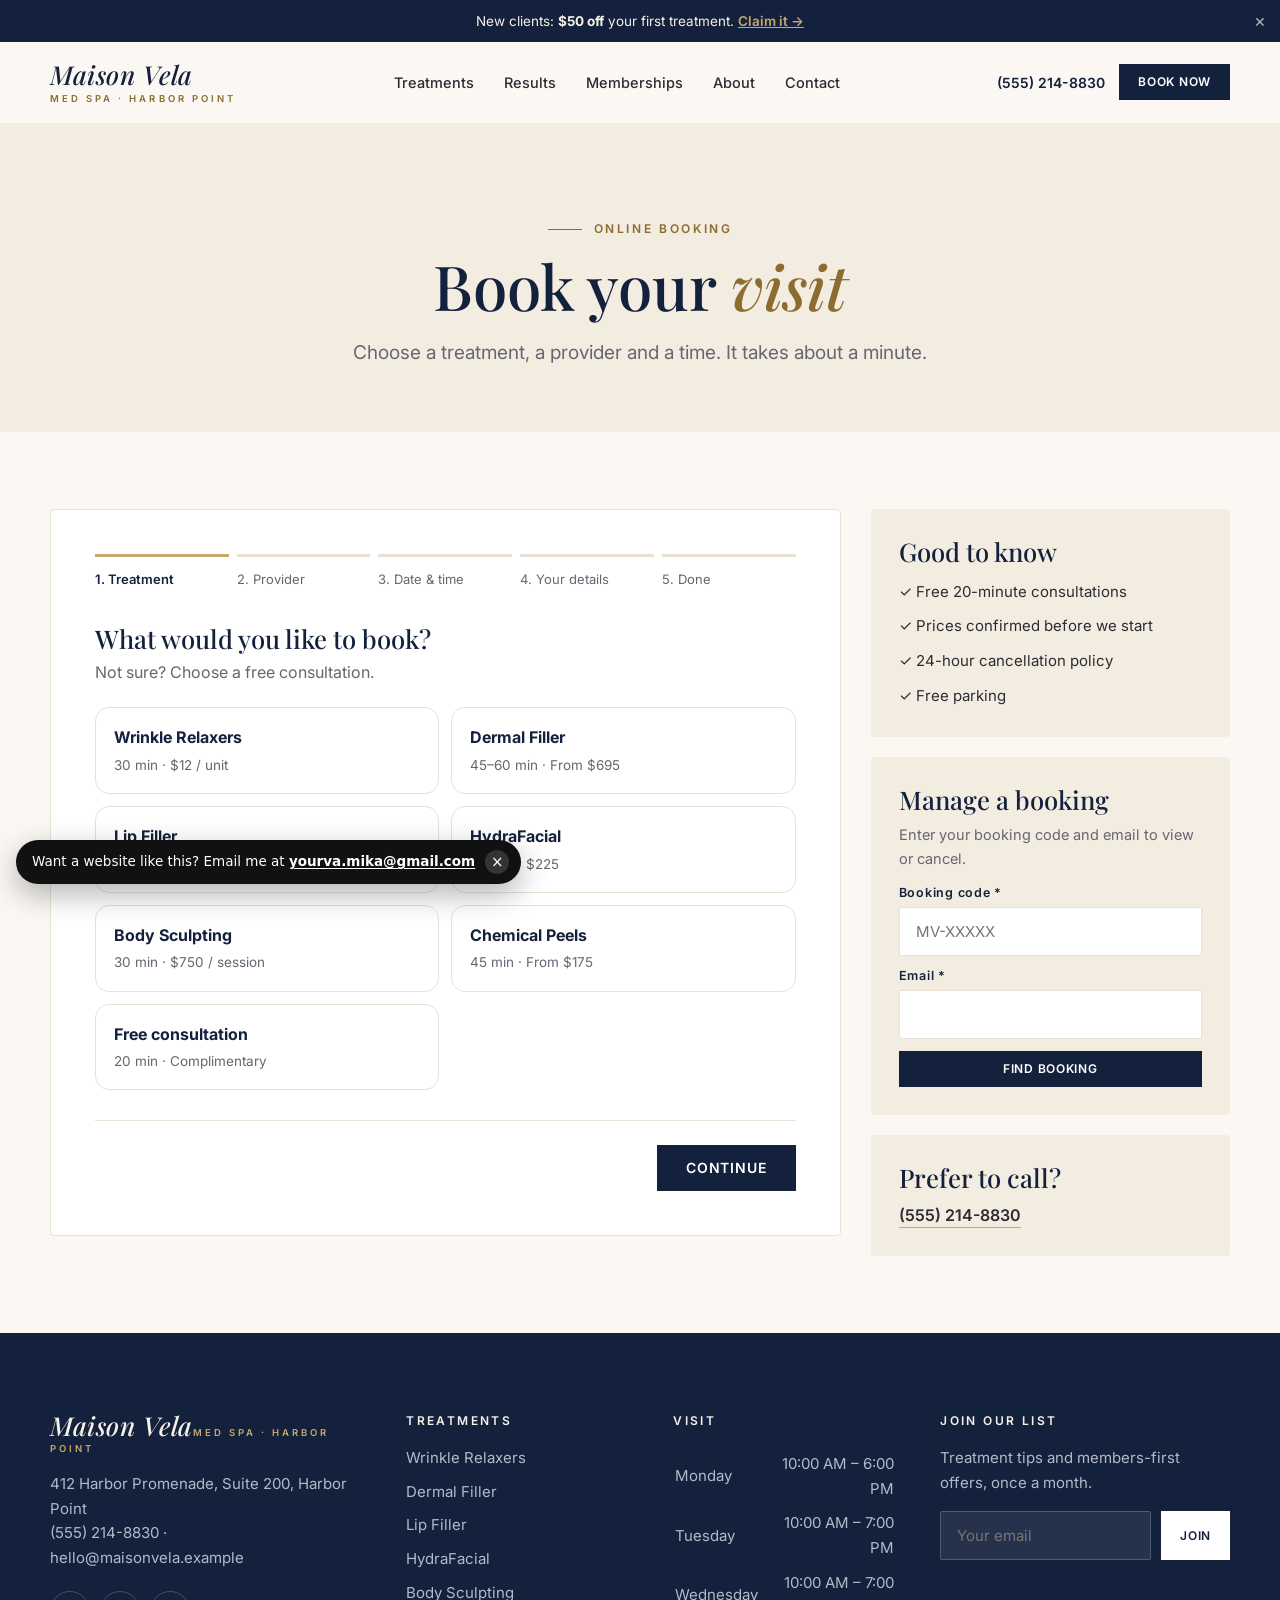
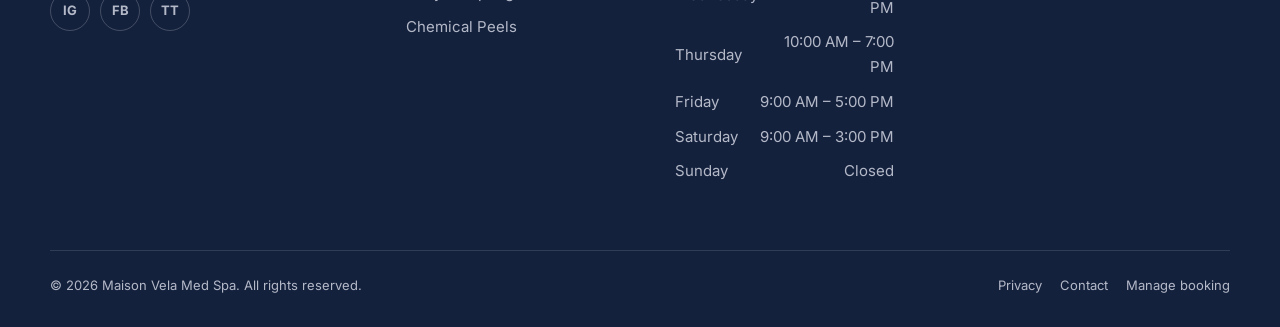
<file: book.html>
<!doctype html><html lang="en"><head><meta charset="utf-8"><meta name="viewport" content="width=device-width,initial-scale=1">
<title>Book Online | Maison Vela Med Spa</title><meta name="robots" content="noindex, nofollow"><meta name="description" content="Book your appointment at Maison Vela Med Spa online.">
<meta property="og:title" content="Book Online | Maison Vela Med Spa"><meta property="og:description" content="Book your appointment at Maison Vela Med Spa online."><meta property="og:image" content="img/3985323.jpg">
<link rel="icon" href="data:image/svg+xml,<svg xmlns='http://www.w3.org/2000/svg' viewBox='0 0 64 64'><circle cx='32' cy='32' r='32' fill='%2314213D'/><text x='32' y='43' font-size='30' text-anchor='middle' fill='white' font-family='Georgia'>M</text></svg>">
<link rel="preconnect" href="https://fonts.googleapis.com"><link rel="preconnect" href="https://fonts.gstatic.com" crossorigin>
<link href="https://fonts.googleapis.com/css2?family=Playfair+Display:ital,wght@0,500;0,600;1,500&family=Inter:wght@400;500;600;700&display=swap" rel="stylesheet">
<link rel="stylesheet" href="css/style.css">
<script type="application/ld+json">{"@context": "https://schema.org", "@type": "MedicalBusiness", "name": "Maison Vela Med Spa", "telephone": "(555) 214-8830", "email": "hello@maisonvela.example", "address": "412 Harbor Promenade, Suite 200, Harbor Point", "url": "index.html"}</script>
</head><body>
<div class="announce">New clients: <b>$50 off</b> your first treatment. <a href="#" data-open-offer>Claim it →</a><button aria-label="Close announcement">×</button></div>
<header class="site-header"><div class="wrap"><a class="logo" href="index.html"><b>Maison Vela</b><small>Med Spa · Harbor Point</small></a>
<nav class="nav" aria-label="Main"><a href="treatments.html">Treatments</a><a href="results.html">Results</a><a href="memberships.html">Memberships</a><a href="about.html">About</a><a href="contact.html">Contact</a></nav>
<div class="hdr-cta"><a class="tel" href="tel:5552148830">(555) 214-8830</a><a class="btn sm" href="book.html">Book now</a><button class="burger" aria-label="Menu"><i></i><i></i><i></i></button></div></div></header>
<nav class="mobile-nav" aria-label="Mobile"><a href="treatments.html">Treatments</a><a href="results.html">Results</a><a href="memberships.html">Memberships</a><a href="about.html">About</a><a href="contact.html">Contact</a><a href="book.html">Manage booking</a><a class="btn" href="book.html">Book now</a><p class="muted" style="margin-top:18px">(555) 214-8830<br>412 Harbor Promenade, Suite 200, Harbor Point</p></nav>
<main><section class="page-hero"><div class="wrap"><span class=eyebrow>Online booking</span><h1 style="font-size:clamp(38px,5vw,62px)">Book your <em>visit</em></h1><p class="lead">Choose a treatment, a provider and a time. It takes about a minute.</p></div></section>
<section class="section tight"><div class="wrap" style="display:grid;grid-template-columns:2.2fr 1fr;gap:30px;align-items:start" id="bwrap">
<div id="booking"><ol class="steps"><li class="on">Treatment</li><li>Provider</li><li>Date & time</li><li>Your details</li><li>Done</li></ol>
<div class="step"><h3>What would you like to book?</h3><p class="muted">Not sure? Choose a free consultation.</p><div class="opts" id="b-treat"></div><div class="bnav"><span></span><button class="btn" data-next="1">Continue</button></div></div>
<div class="step" hidden><h3>Who would you like to see?</h3><p class="muted">Every provider is fully trained in every treatment we offer.</p><div class="opts" id="b-prov" style="grid-template-columns:repeat(auto-fit,minmax(160px,1fr))"></div><div class="bnav"><button class="btn ghost" data-back="0">Back</button><button class="btn" data-next="2">Continue</button></div></div>
<div class="step" hidden><h3>Pick a day and time</h3><p class="muted">Crossed-out times are already booked.</p><div class="calwrap"><div><div class="calhead"><button type="button" id="b-prev" aria-label="Previous month">‹</button><b id="b-month"></b><button type="button" id="b-next" aria-label="Next month">›</button></div><div id="b-cal"></div></div><div id="b-times"></div></div>
<div class="bnav"><button class="btn ghost" data-back="1">Back</button><button class="btn" data-next="3">Continue</button></div></div>
<div class="step" hidden><h3>Your details</h3><p class="muted">We’ll text and email your confirmation.</p><div id="b-summary"></div>
<form id="b-form" class="form" novalidate><div class="field"><label for="f-first">First name *</label><input type="text" name="first" id="f-first" autocomplete="on" placeholder="" required><span class="msg">This field is required.</span></div><div class="field"><label for="f-last">Last name *</label><input type="text" name="last" id="f-last" autocomplete="on" placeholder="" required><span class="msg">This field is required.</span></div><div class="field"><label for="f-email">Email *</label><input type="email" name="email" id="f-email" autocomplete="email" placeholder="" required><span class="msg">Please enter a valid email.</span></div><div class="field"><label for="f-phone">Mobile phone *</label><input type="tel" name="phone" id="f-phone" autocomplete="on" placeholder="" required><span class="msg">Please enter a 10-digit phone number.</span></div>
<div class="field"><label for="f-visited">Have you visited us before? *</label><select name="visited" id="f-visited" required><option value="">Choose…</option><option>No, this is my first visit</option><option>Yes, I’m a returning client</option></select><span class="msg">This field is required.</span></div><div class="field"><label for="f-source">How did you hear about us?</label><select name="source" id="f-source"><option value="">Choose…</option><option>Instagram</option><option>Google</option><option>Friend or family</option><option>TikTok</option><option>Other</option></select><span class="msg">This field is required.</span></div>
<div class="field full"><label for="f-notes">Anything we should know?</label><textarea name="notes" id="f-notes" placeholder="Goals, allergies, medications, questions…"></textarea><span class="msg">This field is required.</span></div>
<div class="field full"><label class="check"><input type="checkbox" name="policy" required> I agree to the 24-hour cancellation policy and to receive appointment texts.</label><span class="msg">Please accept to continue.</span></div>
<div class="bnav full" style="margin-top:6px"><button type="button" class="btn ghost" data-back="2">Back</button><button class="btn">Confirm booking</button></div></form></div>
<div class="step" hidden><div class="done-box"><div class="ok">✓</div><h2>You’re booked!</h2><p class="lead" id="b-done-when" style="margin:12px auto 0"></p><div class="refcode" id="b-ref"></div>
<p class="muted">Keep this code to manage your booking. A confirmation is on its way to your inbox.</p><div class="btns"><button class="btn" id="b-ics" type="button">Add to calendar</button><a class="btn ghost" href="index.html">Back to home</a></div></div></div>
</div>
<aside><div class="side-card"><h3>Good to know</h3><ul><li>✓ Free 20-minute consultations</li><li>✓ Prices confirmed before we start</li><li>✓ 24-hour cancellation policy</li><li>✓ Free parking</li></ul></div>
<div class="side-card" style="margin-top:20px"><h3>Manage a booking</h3><p class="muted" style="font-size:14.5px">Enter your booking code and email to view or cancel.</p>
<form id="manage-form" novalidate style="display:grid;gap:12px;margin-top:14px"><div class="field"><label for="f-ref">Booking code *</label><input type="text" name="ref" id="f-ref" autocomplete="on" placeholder="MV-XXXXX" required><span class="msg">This field is required.</span></div><div class="field"><label for="f-email">Email *</label><input type="email" name="email" id="f-email" autocomplete="email" placeholder="" required><span class="msg">Please enter a valid email.</span></div><button class="btn sm">Find booking</button></form><div id="manage-out"></div></div>
<div class="side-card" style="margin-top:20px"><h3>Prefer to call?</h3><p><a class="link" href="tel:5552148830">(555) 214-8830</a></p></div></aside>
</div></section><style>@media(max-width:1020px){#bwrap{grid-template-columns:1fr!important}}</style></main>
<footer class="site-footer"><div class="wrap"><div class="cols">
<div><a class="logo" href="index.html"><b>Maison Vela</b><small>Med Spa · Harbor Point</small></a><p style="margin-top:18px">412 Harbor Promenade, Suite 200, Harbor Point<br><a href="tel:5552148830" style="display:inline">(555) 214-8830</a> · <a href="mailto:hello@maisonvela.example" style="display:inline">hello@maisonvela.example</a></p>
<div class="social"><a href="#" aria-label="Instagram">IG</a><a href="#" aria-label="Facebook">FB</a><a href="#" aria-label="TikTok">TT</a></div></div>
<div><h4>Treatments</h4><a href="treatments/wrinkle-relaxers.html">Wrinkle Relaxers</a><a href="treatments/dermal-filler.html">Dermal Filler</a><a href="treatments/lip-filler.html">Lip Filler</a><a href="treatments/hydrafacial.html">HydraFacial</a><a href="treatments/body-sculpting.html">Body Sculpting</a><a href="treatments/chemical-peels.html">Chemical Peels</a></div>
<div><h4>Visit</h4><table class="hours"><tr><td>Monday</td><td>10:00 AM – 6:00 PM</td></tr><tr><td>Tuesday</td><td>10:00 AM – 7:00 PM</td></tr><tr><td>Wednesday</td><td>10:00 AM – 7:00 PM</td></tr><tr><td>Thursday</td><td>10:00 AM – 7:00 PM</td></tr><tr><td>Friday</td><td>9:00 AM – 5:00 PM</td></tr><tr><td>Saturday</td><td>9:00 AM – 3:00 PM</td></tr><tr><td>Sunday</td><td>Closed</td></tr></table></div>
<div><h4>Join our list</h4><p>Treatment tips and members-first offers, once a month.</p>
<form class="newsletter" data-form="newsletter" data-thanks="You’re on the list. Welcome!" novalidate><div class="field"><input type="email" name="email" placeholder="Your email" required aria-label="Email"></div><button class="btn sm light">Join</button></form></div>
</div><div class="base"><span>© 2026 Maison Vela Med Spa. All rights reserved.</span><span><a href="privacy.html">Privacy</a><a href="contact.html">Contact</a><a href="book.html">Manage booking</a></span></div></div></footer>
<a class="btn mobile-book" href="book.html">Book now</a>
<div id="offer-pop" role="dialog" aria-modal="true" aria-label="New client offer"><div class="pop-bg"></div><div class="pop"><img src="img/7446670.jpg" alt="" loading=lazy><div class="in"><button class="pop-close" aria-label="Close">×</button>
<div class="pop-form"><span class="eyebrow">New client offer</span><h3>New here? Your first visit is on us.</h3><p class="offer">$50 off any first treatment, or a free consultation.</p>
<form class="form" novalidate><div class="field"><label for="f-name">First name *</label><input type="text" name="name" id="f-name" autocomplete="given-name" placeholder="" required><span class="msg">This field is required.</span></div><div class="field"><label for="f-email">Email *</label><input type="email" name="email" id="f-email" autocomplete="email" placeholder="" required><span class="msg">Please enter a valid email.</span></div><div class="field"><label for="f-phone">Phone *</label><input type="tel" name="phone" id="f-phone" autocomplete="on" placeholder="" required><span class="msg">Please enter a 10-digit phone number.</span></div><button class="btn">Claim my offer</button></form>
<small>By signing up you agree to receive texts and emails. Reply STOP anytime.</small></div>
<div class="pop-done form-done" hidden><div class="ok">✓</div><h3>You’re in!</h3><p class="muted">Your offer is saved. We’ll text you within the hour to help you book.</p><a class="btn" href="book.html" style="margin-top:20px">Book now</a></div></div></div></div>

<script src="js/site-data.js"></script><script src="js/core.js" defer></script>
</body></html>
</file>
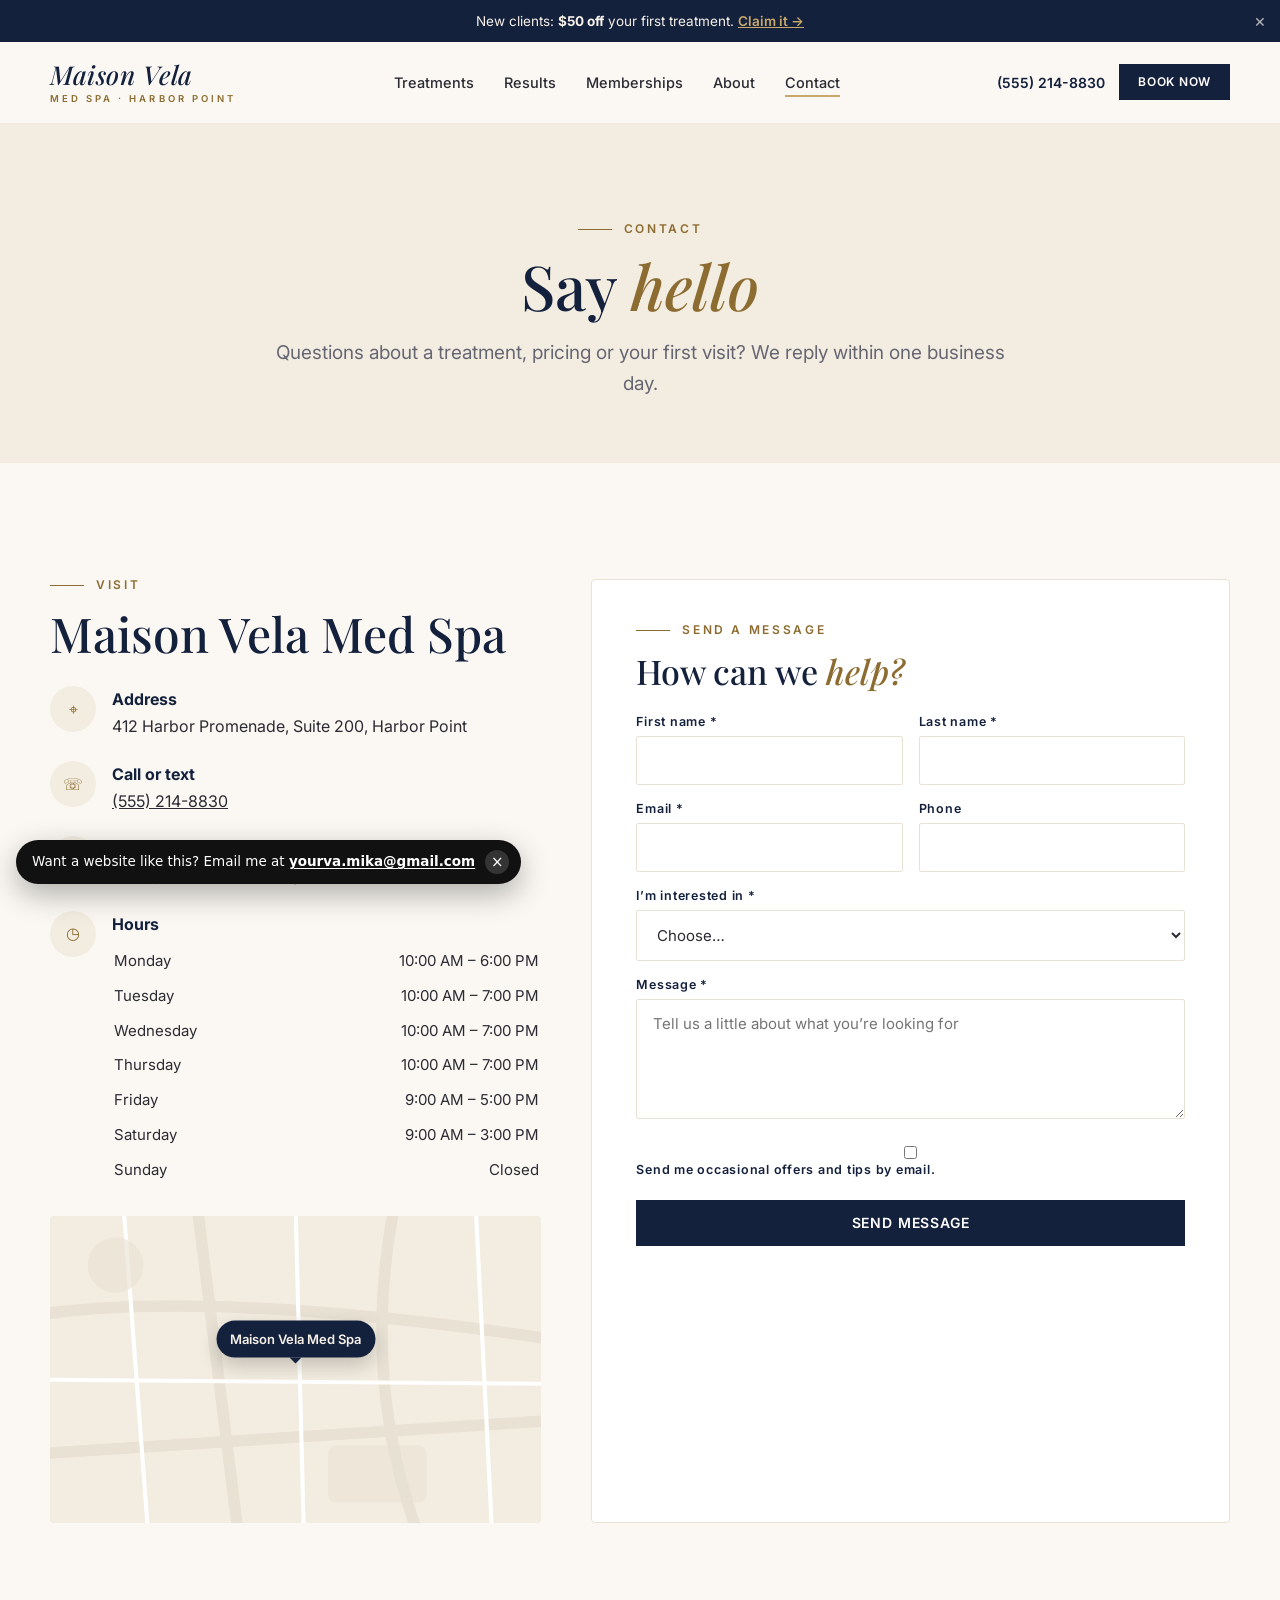
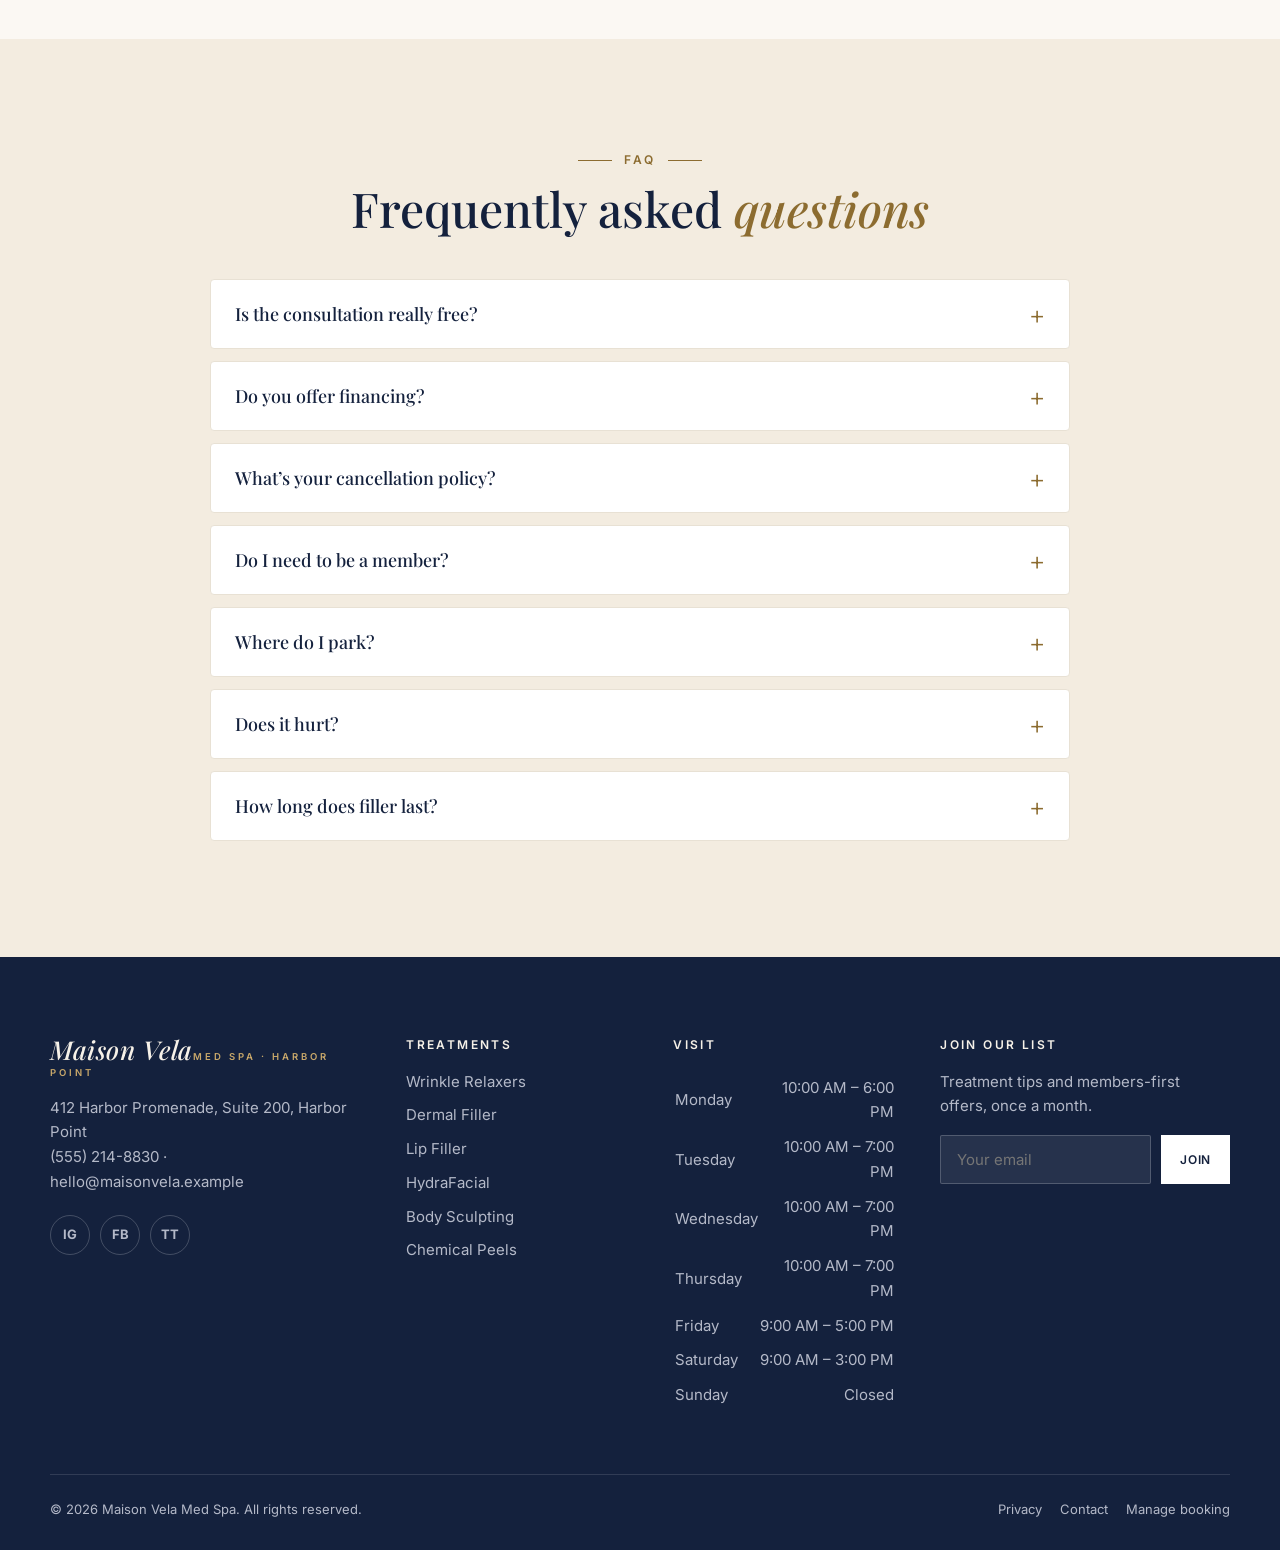
<file: contact.html>
<!doctype html><html lang="en"><head><meta charset="utf-8"><meta name="viewport" content="width=device-width,initial-scale=1">
<title>Contact &amp; Location | Maison Vela Med Spa</title><meta name="robots" content="noindex, nofollow"><meta name="description" content="Contact Maison Vela Med Spa: 412 Harbor Promenade, Suite 200, Harbor Point. (555) 214-8830.">
<meta property="og:title" content="Contact &amp; Location | Maison Vela Med Spa"><meta property="og:description" content="Contact Maison Vela Med Spa: 412 Harbor Promenade, Suite 200, Harbor Point. (555) 214-8830."><meta property="og:image" content="img/3985323.jpg">
<link rel="icon" href="data:image/svg+xml,<svg xmlns='http://www.w3.org/2000/svg' viewBox='0 0 64 64'><circle cx='32' cy='32' r='32' fill='%2314213D'/><text x='32' y='43' font-size='30' text-anchor='middle' fill='white' font-family='Georgia'>M</text></svg>">
<link rel="preconnect" href="https://fonts.googleapis.com"><link rel="preconnect" href="https://fonts.gstatic.com" crossorigin>
<link href="https://fonts.googleapis.com/css2?family=Playfair+Display:ital,wght@0,500;0,600;1,500&family=Inter:wght@400;500;600;700&display=swap" rel="stylesheet">
<link rel="stylesheet" href="css/style.css">
<script type="application/ld+json">{"@context": "https://schema.org", "@type": "MedicalBusiness", "name": "Maison Vela Med Spa", "telephone": "(555) 214-8830", "email": "hello@maisonvela.example", "address": "412 Harbor Promenade, Suite 200, Harbor Point", "url": "index.html"}</script>
</head><body>
<div class="announce">New clients: <b>$50 off</b> your first treatment. <a href="#" data-open-offer>Claim it →</a><button aria-label="Close announcement">×</button></div>
<header class="site-header"><div class="wrap"><a class="logo" href="index.html"><b>Maison Vela</b><small>Med Spa · Harbor Point</small></a>
<nav class="nav" aria-label="Main"><a href="treatments.html">Treatments</a><a href="results.html">Results</a><a href="memberships.html">Memberships</a><a href="about.html">About</a><a href="contact.html">Contact</a></nav>
<div class="hdr-cta"><a class="tel" href="tel:5552148830">(555) 214-8830</a><a class="btn sm" href="book.html">Book now</a><button class="burger" aria-label="Menu"><i></i><i></i><i></i></button></div></div></header>
<nav class="mobile-nav" aria-label="Mobile"><a href="treatments.html">Treatments</a><a href="results.html">Results</a><a href="memberships.html">Memberships</a><a href="about.html">About</a><a href="contact.html">Contact</a><a href="book.html">Manage booking</a><a class="btn" href="book.html">Book now</a><p class="muted" style="margin-top:18px">(555) 214-8830<br>412 Harbor Promenade, Suite 200, Harbor Point</p></nav>
<main><section class="page-hero"><div class="wrap"><span class=eyebrow>Contact</span><h1 style="font-size:clamp(38px,5vw,62px)">Say <em>hello</em></h1><p class="lead">Questions about a treatment, pricing or your first visit? We reply within one business day.</p></div></section>
<section class="section"><div class="wrap contact-grid"><div><span class="eyebrow">Visit</span><h2>Maison Vela Med Spa</h2><ul class="info-list">
<li><i>⌖</i><div><b>Address</b>412 Harbor Promenade, Suite 200, Harbor Point</div></li><li><i>☏</i><div><b>Call or text</b><a href="tel:5552148830">(555) 214-8830</a></div></li>
<li><i>✉</i><div><b>Email</b><a href="mailto:hello@maisonvela.example">hello@maisonvela.example</a></div></li><li><i>◷</i><div style="flex:1"><b>Hours</b><table class="hours"><tr><td>Monday</td><td>10:00 AM – 6:00 PM</td></tr><tr><td>Tuesday</td><td>10:00 AM – 7:00 PM</td></tr><tr><td>Wednesday</td><td>10:00 AM – 7:00 PM</td></tr><tr><td>Thursday</td><td>10:00 AM – 7:00 PM</td></tr><tr><td>Friday</td><td>9:00 AM – 5:00 PM</td></tr><tr><td>Saturday</td><td>9:00 AM – 3:00 PM</td></tr><tr><td>Sunday</td><td>Closed</td></tr></table></div></li></ul>
<div class="map"><svg viewBox="0 0 600 375" aria-hidden="true"><rect width="600" height="375" fill="var(--soft)"/><g stroke="var(--line)" stroke-width="14" fill="none" stroke-linecap="round"><path d="M-10 120 Q200 90 610 150"/><path d="M-10 290 L610 250"/><path d="M180 -10 L230 390"/><path d="M420 -10 Q380 200 450 390"/></g>
<g stroke="var(--card)" stroke-width="5" fill="none"><path d="M-10 200 L610 205"/><path d="M90 -10 L120 390"/><path d="M520 -10 L540 390"/><path d="M300 -10 L310 390"/></g><circle cx="80" cy="60" r="34" fill="var(--line)" opacity=".6"/><rect x="340" y="280" width="120" height="70" rx="10" fill="var(--line)" opacity=".5"/></svg><span class="pin">Maison Vela Med Spa</span></div></div>
<div class="form-card"><span class="eyebrow">Send a message</span><h2 style="font-size:34px;margin-bottom:24px">How can we <em>help?</em></h2>
<form class="form" data-form="contact" novalidate><div class="field"><label for="f-first">First name *</label><input type="text" name="first" id="f-first" autocomplete="on" placeholder="" required><span class="msg">This field is required.</span></div><div class="field"><label for="f-last">Last name *</label><input type="text" name="last" id="f-last" autocomplete="on" placeholder="" required><span class="msg">This field is required.</span></div><div class="field"><label for="f-email">Email *</label><input type="email" name="email" id="f-email" autocomplete="email" placeholder="" required><span class="msg">Please enter a valid email.</span></div><div class="field"><label for="f-phone">Phone</label><input type="tel" name="phone" id="f-phone" autocomplete="on" placeholder=""><span class="msg">Please enter a 10-digit phone number.</span></div>
<div class="field full"><label for="f-topic">I’m interested in *</label><select name="topic" id="f-topic" required><option value="">Choose…</option><option>Wrinkle Relaxers</option><option>Dermal Filler</option><option>Lip Filler</option><option>HydraFacial</option><option>Body Sculpting</option><option>Chemical Peels</option><option>Something else</option></select><span class="msg">This field is required.</span></div><div class="field full"><label for="f-message">Message *</label><textarea name="message" id="f-message" placeholder="Tell us a little about what you’re looking for" required></textarea><span class="msg">This field is required.</span></div>
<div class="field full"><label class="check"><input type="checkbox" name="optin"> Send me occasional offers and tips by email.</label></div><button class="btn full">Send message</button></form>
<div class="form-done" hidden><div class="ok">✓</div><h3>Message sent</h3><p class="muted">Thank you! We’ll get back to you within one business day.</p></div></div></div></section>
<section class="section alt"><div class="wrap" style="max-width:860px"><div class="head center" style="display:block"><span class="eyebrow">FAQ</span><h2>Frequently asked <em>questions</em></h2></div><div class="faq"><details><summary>Is the consultation really free?</summary><p>Yes. 20 minutes, no obligation, and you’ll leave with a written plan.</p></details><details><summary>Do you offer financing?</summary><p>Yes. Cherry and PatientFi let you split treatments over 3 to 12 months.</p></details><details><summary>What’s your cancellation policy?</summary><p>Please give us 24 hours’ notice. Late cancellations may be charged $50.</p></details><details><summary>Do I need to be a member?</summary><p>No. Memberships just make regular treatments cheaper.</p></details><details><summary>Where do I park?</summary><p>Free parking in the Harbor Promenade garage. We validate.</p></details><details><summary>Does it hurt?</summary><p>Most clients rate it a 2 out of 10. We use very fine needles and ice if you want it.</p></details><details><summary>How long does filler last?</summary><p>Between 9 and 18 months depending on the area and the product.</p></details></div></div></section></main>
<footer class="site-footer"><div class="wrap"><div class="cols">
<div><a class="logo" href="index.html"><b>Maison Vela</b><small>Med Spa · Harbor Point</small></a><p style="margin-top:18px">412 Harbor Promenade, Suite 200, Harbor Point<br><a href="tel:5552148830" style="display:inline">(555) 214-8830</a> · <a href="mailto:hello@maisonvela.example" style="display:inline">hello@maisonvela.example</a></p>
<div class="social"><a href="#" aria-label="Instagram">IG</a><a href="#" aria-label="Facebook">FB</a><a href="#" aria-label="TikTok">TT</a></div></div>
<div><h4>Treatments</h4><a href="treatments/wrinkle-relaxers.html">Wrinkle Relaxers</a><a href="treatments/dermal-filler.html">Dermal Filler</a><a href="treatments/lip-filler.html">Lip Filler</a><a href="treatments/hydrafacial.html">HydraFacial</a><a href="treatments/body-sculpting.html">Body Sculpting</a><a href="treatments/chemical-peels.html">Chemical Peels</a></div>
<div><h4>Visit</h4><table class="hours"><tr><td>Monday</td><td>10:00 AM – 6:00 PM</td></tr><tr><td>Tuesday</td><td>10:00 AM – 7:00 PM</td></tr><tr><td>Wednesday</td><td>10:00 AM – 7:00 PM</td></tr><tr><td>Thursday</td><td>10:00 AM – 7:00 PM</td></tr><tr><td>Friday</td><td>9:00 AM – 5:00 PM</td></tr><tr><td>Saturday</td><td>9:00 AM – 3:00 PM</td></tr><tr><td>Sunday</td><td>Closed</td></tr></table></div>
<div><h4>Join our list</h4><p>Treatment tips and members-first offers, once a month.</p>
<form class="newsletter" data-form="newsletter" data-thanks="You’re on the list. Welcome!" novalidate><div class="field"><input type="email" name="email" placeholder="Your email" required aria-label="Email"></div><button class="btn sm light">Join</button></form></div>
</div><div class="base"><span>© 2026 Maison Vela Med Spa. All rights reserved.</span><span><a href="privacy.html">Privacy</a><a href="contact.html">Contact</a><a href="book.html">Manage booking</a></span></div></div></footer>
<a class="btn mobile-book" href="book.html">Book now</a>
<div id="offer-pop" role="dialog" aria-modal="true" aria-label="New client offer"><div class="pop-bg"></div><div class="pop"><img src="img/7446670.jpg" alt="" loading=lazy><div class="in"><button class="pop-close" aria-label="Close">×</button>
<div class="pop-form"><span class="eyebrow">New client offer</span><h3>New here? Your first visit is on us.</h3><p class="offer">$50 off any first treatment, or a free consultation.</p>
<form class="form" novalidate><div class="field"><label for="f-name">First name *</label><input type="text" name="name" id="f-name" autocomplete="given-name" placeholder="" required><span class="msg">This field is required.</span></div><div class="field"><label for="f-email">Email *</label><input type="email" name="email" id="f-email" autocomplete="email" placeholder="" required><span class="msg">Please enter a valid email.</span></div><div class="field"><label for="f-phone">Phone *</label><input type="tel" name="phone" id="f-phone" autocomplete="on" placeholder="" required><span class="msg">Please enter a 10-digit phone number.</span></div><button class="btn">Claim my offer</button></form>
<small>By signing up you agree to receive texts and emails. Reply STOP anytime.</small></div>
<div class="pop-done form-done" hidden><div class="ok">✓</div><h3>You’re in!</h3><p class="muted">Your offer is saved. We’ll text you within the hour to help you book.</p><a class="btn" href="book.html" style="margin-top:20px">Book now</a></div></div></div></div>

<script src="js/site-data.js"></script><script src="js/core.js" defer></script>
</body></html>
</file>
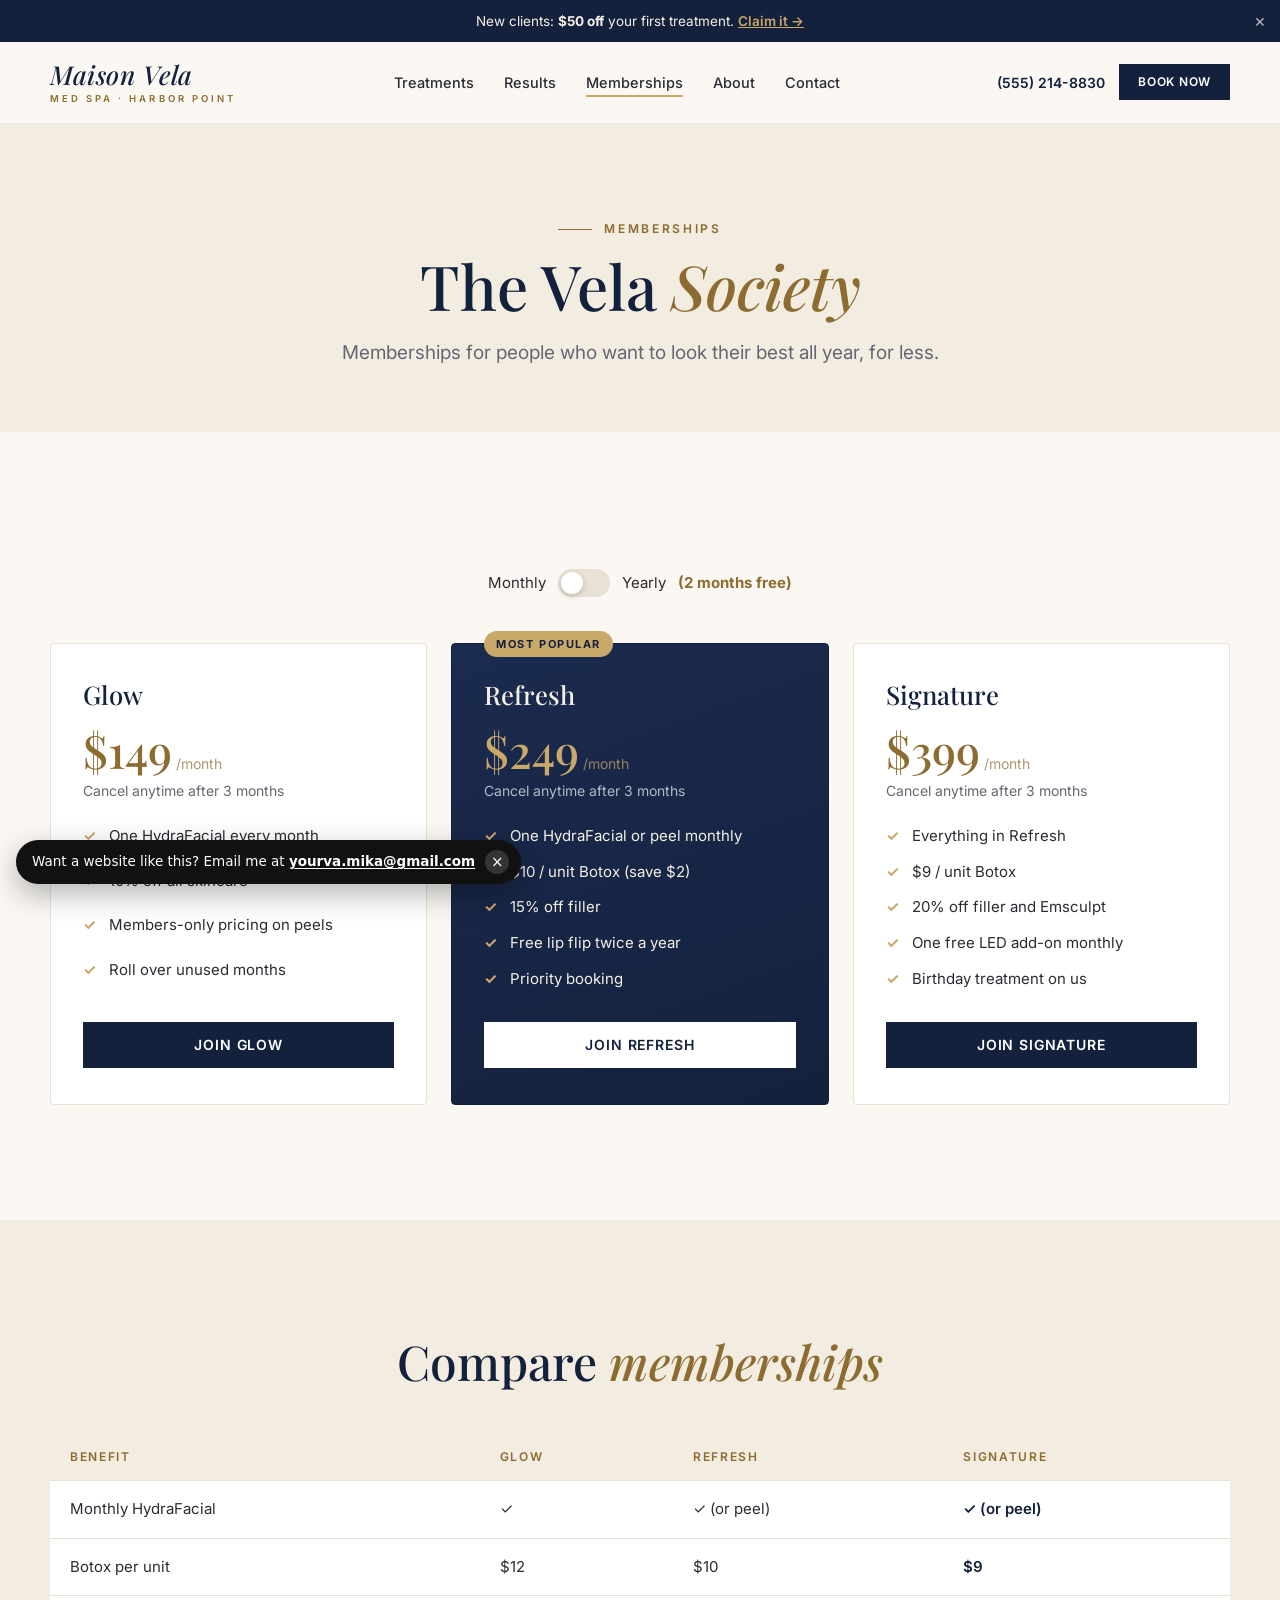
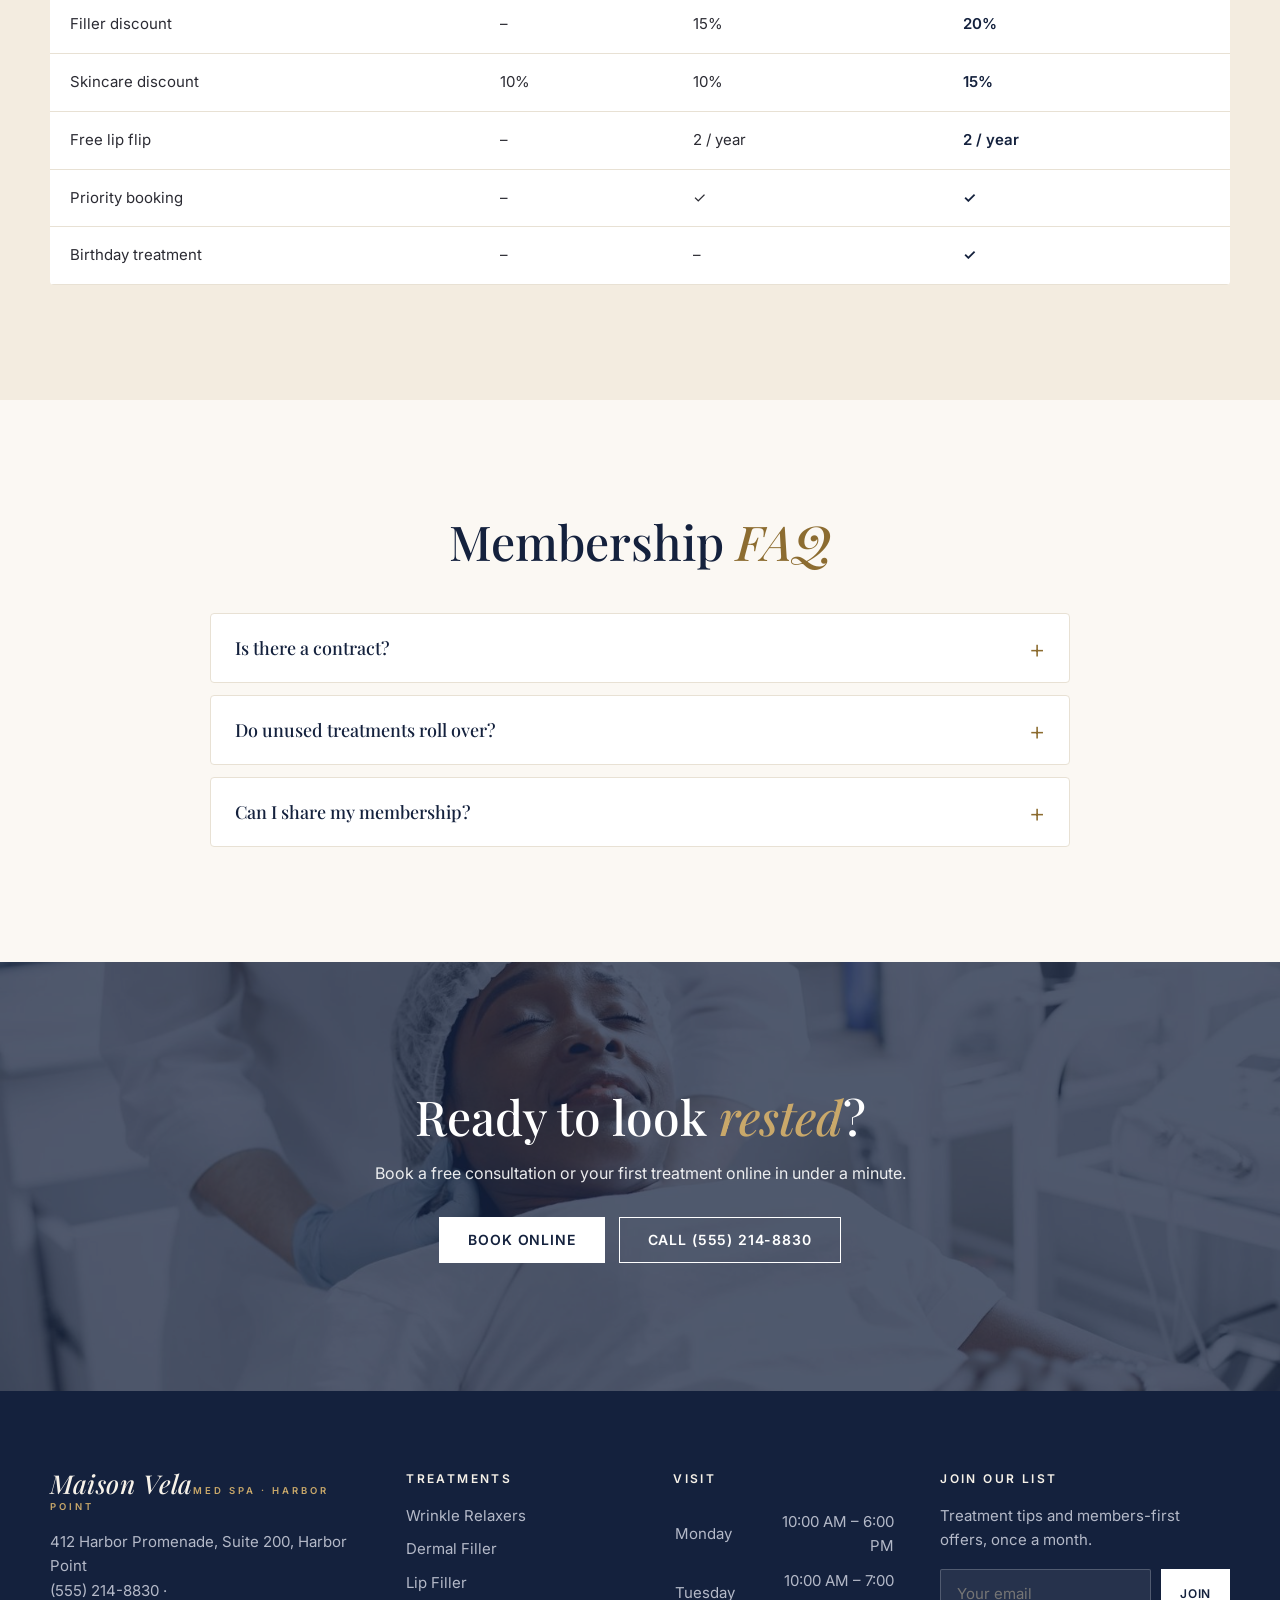
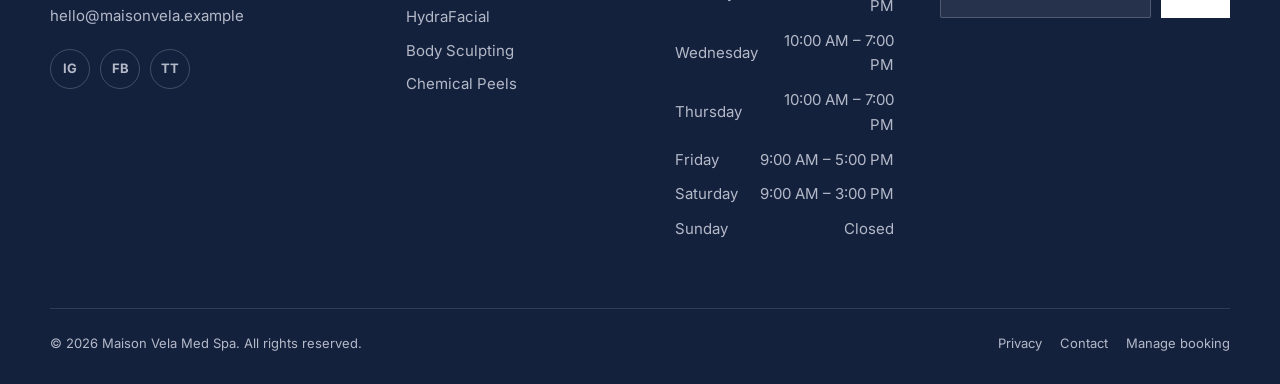
<file: memberships.html>
<!doctype html><html lang="en"><head><meta charset="utf-8"><meta name="viewport" content="width=device-width,initial-scale=1">
<title>Memberships | Maison Vela Med Spa</title><meta name="robots" content="noindex, nofollow"><meta name="description" content="Med spa memberships at Maison Vela: monthly HydraFacials, members-only Botox pricing and more.">
<meta property="og:title" content="Memberships | Maison Vela Med Spa"><meta property="og:description" content="Med spa memberships at Maison Vela: monthly HydraFacials, members-only Botox pricing and more."><meta property="og:image" content="img/3985323.jpg">
<link rel="icon" href="data:image/svg+xml,<svg xmlns='http://www.w3.org/2000/svg' viewBox='0 0 64 64'><circle cx='32' cy='32' r='32' fill='%2314213D'/><text x='32' y='43' font-size='30' text-anchor='middle' fill='white' font-family='Georgia'>M</text></svg>">
<link rel="preconnect" href="https://fonts.googleapis.com"><link rel="preconnect" href="https://fonts.gstatic.com" crossorigin>
<link href="https://fonts.googleapis.com/css2?family=Playfair+Display:ital,wght@0,500;0,600;1,500&family=Inter:wght@400;500;600;700&display=swap" rel="stylesheet">
<link rel="stylesheet" href="css/style.css">
<script type="application/ld+json">{"@context": "https://schema.org", "@type": "MedicalBusiness", "name": "Maison Vela Med Spa", "telephone": "(555) 214-8830", "email": "hello@maisonvela.example", "address": "412 Harbor Promenade, Suite 200, Harbor Point", "url": "index.html"}</script>
</head><body>
<div class="announce">New clients: <b>$50 off</b> your first treatment. <a href="#" data-open-offer>Claim it →</a><button aria-label="Close announcement">×</button></div>
<header class="site-header"><div class="wrap"><a class="logo" href="index.html"><b>Maison Vela</b><small>Med Spa · Harbor Point</small></a>
<nav class="nav" aria-label="Main"><a href="treatments.html">Treatments</a><a href="results.html">Results</a><a href="memberships.html">Memberships</a><a href="about.html">About</a><a href="contact.html">Contact</a></nav>
<div class="hdr-cta"><a class="tel" href="tel:5552148830">(555) 214-8830</a><a class="btn sm" href="book.html">Book now</a><button class="burger" aria-label="Menu"><i></i><i></i><i></i></button></div></div></header>
<nav class="mobile-nav" aria-label="Mobile"><a href="treatments.html">Treatments</a><a href="results.html">Results</a><a href="memberships.html">Memberships</a><a href="about.html">About</a><a href="contact.html">Contact</a><a href="book.html">Manage booking</a><a class="btn" href="book.html">Book now</a><p class="muted" style="margin-top:18px">(555) 214-8830<br>412 Harbor Promenade, Suite 200, Harbor Point</p></nav>
<main><section class="page-hero"><div class="wrap"><span class=eyebrow>Memberships</span><h1 style="font-size:clamp(38px,5vw,62px)">The Vela <em>Society</em></h1><p class="lead">Memberships for people who want to look their best all year, for less.</p></div></section>
<section class="section"><div class="wrap"><div class="center" style="margin-bottom:46px"><label class="toggle">Monthly <span class="switch"><input type="checkbox" id="billing"><span></span></span> Yearly <b style="color:var(--accent-ink)">(2 months free)</b></label></div>
<div class="plans"><div class="plan reveal"><h3>Glow</h3><div class="price" data-monthly="149">$149<small>/month</small></div>
<span class="muted" style="font-size:14px">Cancel anytime after 3 months</span><ul><li>One HydraFacial every month</li><li>10% off all skincare</li><li>Members-only pricing on peels</li><li>Roll over unused months</li></ul><a class="btn " href="book.html?t=consult&note=Glow%20membership">Join Glow</a></div><div class="plan feat reveal"><span class="pill">Most popular</span><h3>Refresh</h3><div class="price" data-monthly="249">$249<small>/month</small></div>
<span class="muted" style="font-size:14px;color:var(--on-deep-muted)">Cancel anytime after 3 months</span><ul><li>One HydraFacial or peel monthly</li><li>$10 / unit Botox (save $2)</li><li>15% off filler</li><li>Free lip flip twice a year</li><li>Priority booking</li></ul><a class="btn light" href="book.html?t=consult&note=Refresh%20membership">Join Refresh</a></div><div class="plan reveal"><h3>Signature</h3><div class="price" data-monthly="399">$399<small>/month</small></div>
<span class="muted" style="font-size:14px">Cancel anytime after 3 months</span><ul><li>Everything in Refresh</li><li>$9 / unit Botox</li><li>20% off filler and Emsculpt</li><li>One free LED add-on monthly</li><li>Birthday treatment on us</li></ul><a class="btn " href="book.html?t=consult&note=Signature%20membership">Join Signature</a></div></div></div></section>
<section class="section alt"><div class="wrap"><div class="head center" style="display:block"><h2>Compare <em>memberships</em></h2></div>
<div style="overflow-x:auto"><table class="ptable" style="min-width:620px"><thead><tr><th>Benefit</th><th>Glow</th><th>Refresh</th><th>Signature</th></tr></thead><tbody><tr><td style="text-align:left">Monthly HydraFacial</td><td style="text-align:left">✓</td><td style="text-align:left">✓ (or peel)</td><td style="text-align:left">✓ (or peel)</td></tr><tr><td style="text-align:left">Botox per unit</td><td style="text-align:left">$12</td><td style="text-align:left">$10</td><td style="text-align:left">$9</td></tr><tr><td style="text-align:left">Filler discount</td><td style="text-align:left">–</td><td style="text-align:left">15%</td><td style="text-align:left">20%</td></tr><tr><td style="text-align:left">Skincare discount</td><td style="text-align:left">10%</td><td style="text-align:left">10%</td><td style="text-align:left">15%</td></tr><tr><td style="text-align:left">Free lip flip</td><td style="text-align:left">–</td><td style="text-align:left">2 / year</td><td style="text-align:left">2 / year</td></tr><tr><td style="text-align:left">Priority booking</td><td style="text-align:left">–</td><td style="text-align:left">✓</td><td style="text-align:left">✓</td></tr><tr><td style="text-align:left">Birthday treatment</td><td style="text-align:left">–</td><td style="text-align:left">–</td><td style="text-align:left">✓</td></tr></tbody></table></div></div></section>
<section class="section"><div class="wrap" style="max-width:860px"><div class="head center" style="display:block"><h2>Membership <em>FAQ</em></h2></div><div class="faq"><details><summary>Is there a contract?</summary><p>A 3-month minimum, then month to month. Cancel with 30 days’ notice.</p></details><details><summary>Do unused treatments roll over?</summary><p>Yes, for up to 3 months.</p></details><details><summary>Can I share my membership?</summary><p>Treatments can be gifted to a family member once per quarter.</p></details></div></div></section><section class="cta"><img src="img/7446670.jpg" alt="" loading="lazy"><div class="wrap"><h2>Ready to look <em>rested</em>?</h2><p>Book a free consultation or your first treatment online in under a minute.</p>
<div class="btns"><a class="btn light" href="book.html">Book online</a><a class="btn ghost" href="tel:5552148830">Call (555) 214-8830</a></div></div></section></main>
<footer class="site-footer"><div class="wrap"><div class="cols">
<div><a class="logo" href="index.html"><b>Maison Vela</b><small>Med Spa · Harbor Point</small></a><p style="margin-top:18px">412 Harbor Promenade, Suite 200, Harbor Point<br><a href="tel:5552148830" style="display:inline">(555) 214-8830</a> · <a href="mailto:hello@maisonvela.example" style="display:inline">hello@maisonvela.example</a></p>
<div class="social"><a href="#" aria-label="Instagram">IG</a><a href="#" aria-label="Facebook">FB</a><a href="#" aria-label="TikTok">TT</a></div></div>
<div><h4>Treatments</h4><a href="treatments/wrinkle-relaxers.html">Wrinkle Relaxers</a><a href="treatments/dermal-filler.html">Dermal Filler</a><a href="treatments/lip-filler.html">Lip Filler</a><a href="treatments/hydrafacial.html">HydraFacial</a><a href="treatments/body-sculpting.html">Body Sculpting</a><a href="treatments/chemical-peels.html">Chemical Peels</a></div>
<div><h4>Visit</h4><table class="hours"><tr><td>Monday</td><td>10:00 AM – 6:00 PM</td></tr><tr><td>Tuesday</td><td>10:00 AM – 7:00 PM</td></tr><tr><td>Wednesday</td><td>10:00 AM – 7:00 PM</td></tr><tr><td>Thursday</td><td>10:00 AM – 7:00 PM</td></tr><tr><td>Friday</td><td>9:00 AM – 5:00 PM</td></tr><tr><td>Saturday</td><td>9:00 AM – 3:00 PM</td></tr><tr><td>Sunday</td><td>Closed</td></tr></table></div>
<div><h4>Join our list</h4><p>Treatment tips and members-first offers, once a month.</p>
<form class="newsletter" data-form="newsletter" data-thanks="You’re on the list. Welcome!" novalidate><div class="field"><input type="email" name="email" placeholder="Your email" required aria-label="Email"></div><button class="btn sm light">Join</button></form></div>
</div><div class="base"><span>© 2026 Maison Vela Med Spa. All rights reserved.</span><span><a href="privacy.html">Privacy</a><a href="contact.html">Contact</a><a href="book.html">Manage booking</a></span></div></div></footer>
<a class="btn mobile-book" href="book.html">Book now</a>
<div id="offer-pop" role="dialog" aria-modal="true" aria-label="New client offer"><div class="pop-bg"></div><div class="pop"><img src="img/7446670.jpg" alt="" loading=lazy><div class="in"><button class="pop-close" aria-label="Close">×</button>
<div class="pop-form"><span class="eyebrow">New client offer</span><h3>New here? Your first visit is on us.</h3><p class="offer">$50 off any first treatment, or a free consultation.</p>
<form class="form" novalidate><div class="field"><label for="f-name">First name *</label><input type="text" name="name" id="f-name" autocomplete="given-name" placeholder="" required><span class="msg">This field is required.</span></div><div class="field"><label for="f-email">Email *</label><input type="email" name="email" id="f-email" autocomplete="email" placeholder="" required><span class="msg">Please enter a valid email.</span></div><div class="field"><label for="f-phone">Phone *</label><input type="tel" name="phone" id="f-phone" autocomplete="on" placeholder="" required><span class="msg">Please enter a 10-digit phone number.</span></div><button class="btn">Claim my offer</button></form>
<small>By signing up you agree to receive texts and emails. Reply STOP anytime.</small></div>
<div class="pop-done form-done" hidden><div class="ok">✓</div><h3>You’re in!</h3><p class="muted">Your offer is saved. We’ll text you within the hour to help you book.</p><a class="btn" href="book.html" style="margin-top:20px">Book now</a></div></div></div></div>

<script src="js/site-data.js"></script><script src="js/core.js" defer></script>
</body></html>
</file>
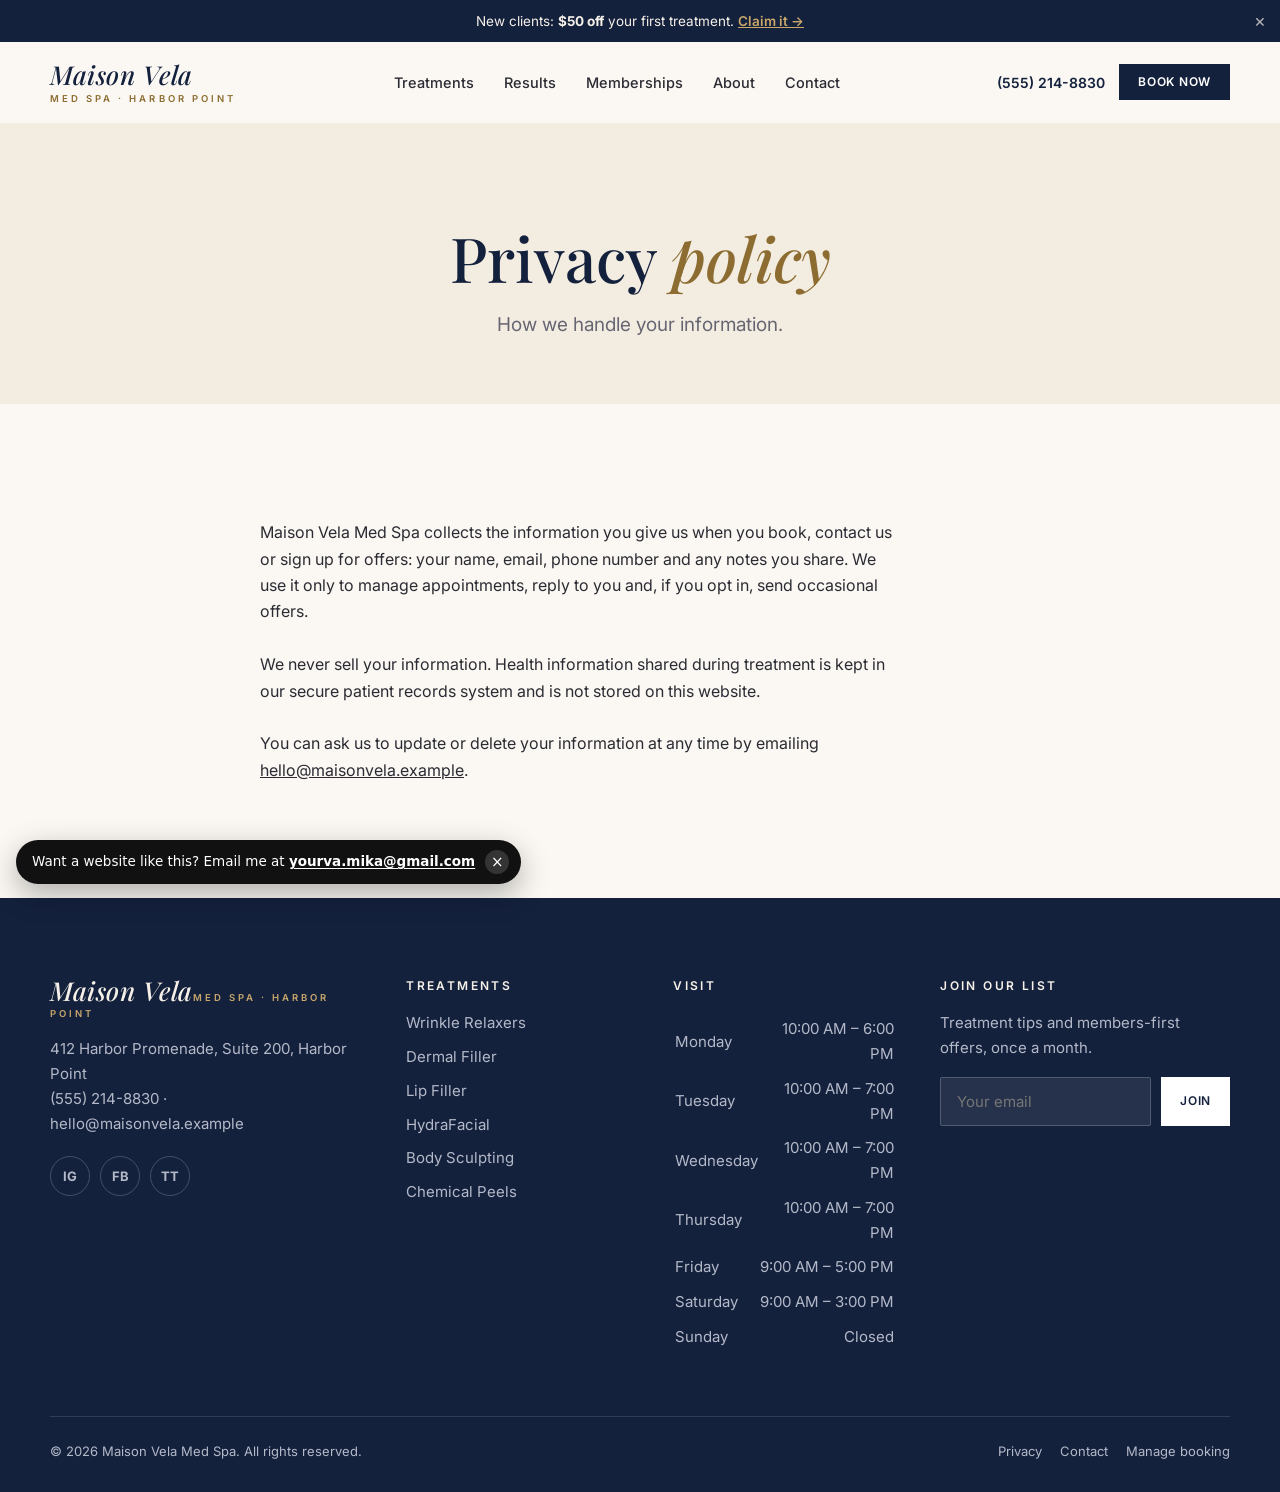
<file: privacy.html>
<!doctype html><html lang="en"><head><meta charset="utf-8"><meta name="viewport" content="width=device-width,initial-scale=1">
<title>Privacy Policy | Maison Vela Med Spa</title><meta name="robots" content="noindex, nofollow"><meta name="description" content="Privacy policy for Maison Vela Med Spa.">
<meta property="og:title" content="Privacy Policy | Maison Vela Med Spa"><meta property="og:description" content="Privacy policy for Maison Vela Med Spa."><meta property="og:image" content="img/3985323.jpg">
<link rel="icon" href="data:image/svg+xml,<svg xmlns='http://www.w3.org/2000/svg' viewBox='0 0 64 64'><circle cx='32' cy='32' r='32' fill='%2314213D'/><text x='32' y='43' font-size='30' text-anchor='middle' fill='white' font-family='Georgia'>M</text></svg>">
<link rel="preconnect" href="https://fonts.googleapis.com"><link rel="preconnect" href="https://fonts.gstatic.com" crossorigin>
<link href="https://fonts.googleapis.com/css2?family=Playfair+Display:ital,wght@0,500;0,600;1,500&family=Inter:wght@400;500;600;700&display=swap" rel="stylesheet">
<link rel="stylesheet" href="css/style.css">
<script type="application/ld+json">{"@context": "https://schema.org", "@type": "MedicalBusiness", "name": "Maison Vela Med Spa", "telephone": "(555) 214-8830", "email": "hello@maisonvela.example", "address": "412 Harbor Promenade, Suite 200, Harbor Point", "url": "index.html"}</script>
</head><body>
<div class="announce">New clients: <b>$50 off</b> your first treatment. <a href="#" data-open-offer>Claim it →</a><button aria-label="Close announcement">×</button></div>
<header class="site-header"><div class="wrap"><a class="logo" href="index.html"><b>Maison Vela</b><small>Med Spa · Harbor Point</small></a>
<nav class="nav" aria-label="Main"><a href="treatments.html">Treatments</a><a href="results.html">Results</a><a href="memberships.html">Memberships</a><a href="about.html">About</a><a href="contact.html">Contact</a></nav>
<div class="hdr-cta"><a class="tel" href="tel:5552148830">(555) 214-8830</a><a class="btn sm" href="book.html">Book now</a><button class="burger" aria-label="Menu"><i></i><i></i><i></i></button></div></div></header>
<nav class="mobile-nav" aria-label="Mobile"><a href="treatments.html">Treatments</a><a href="results.html">Results</a><a href="memberships.html">Memberships</a><a href="about.html">About</a><a href="contact.html">Contact</a><a href="book.html">Manage booking</a><a class="btn" href="book.html">Book now</a><p class="muted" style="margin-top:18px">(555) 214-8830<br>412 Harbor Promenade, Suite 200, Harbor Point</p></nav>
<main><section class="page-hero"><div class="wrap"><h1 style="font-size:clamp(38px,5vw,62px)">Privacy <em>policy</em></h1><p class="lead">How we handle your information.</p></div></section><section class="section"><div class="wrap" style="max-width:760px">
<p>Maison Vela Med Spa collects the information you give us when you book, contact us or sign up for offers: your name, email, phone number and any notes you share. We use it only to manage appointments, reply to you and, if you opt in, send occasional offers.</p><br>
<p>We never sell your information. Health information shared during treatment is kept in our secure patient records system and is not stored on this website.</p><br>
<p>You can ask us to update or delete your information at any time by emailing <a href="mailto:hello@maisonvela.example">hello@maisonvela.example</a>.</p></div></section></main>
<footer class="site-footer"><div class="wrap"><div class="cols">
<div><a class="logo" href="index.html"><b>Maison Vela</b><small>Med Spa · Harbor Point</small></a><p style="margin-top:18px">412 Harbor Promenade, Suite 200, Harbor Point<br><a href="tel:5552148830" style="display:inline">(555) 214-8830</a> · <a href="mailto:hello@maisonvela.example" style="display:inline">hello@maisonvela.example</a></p>
<div class="social"><a href="#" aria-label="Instagram">IG</a><a href="#" aria-label="Facebook">FB</a><a href="#" aria-label="TikTok">TT</a></div></div>
<div><h4>Treatments</h4><a href="treatments/wrinkle-relaxers.html">Wrinkle Relaxers</a><a href="treatments/dermal-filler.html">Dermal Filler</a><a href="treatments/lip-filler.html">Lip Filler</a><a href="treatments/hydrafacial.html">HydraFacial</a><a href="treatments/body-sculpting.html">Body Sculpting</a><a href="treatments/chemical-peels.html">Chemical Peels</a></div>
<div><h4>Visit</h4><table class="hours"><tr><td>Monday</td><td>10:00 AM – 6:00 PM</td></tr><tr><td>Tuesday</td><td>10:00 AM – 7:00 PM</td></tr><tr><td>Wednesday</td><td>10:00 AM – 7:00 PM</td></tr><tr><td>Thursday</td><td>10:00 AM – 7:00 PM</td></tr><tr><td>Friday</td><td>9:00 AM – 5:00 PM</td></tr><tr><td>Saturday</td><td>9:00 AM – 3:00 PM</td></tr><tr><td>Sunday</td><td>Closed</td></tr></table></div>
<div><h4>Join our list</h4><p>Treatment tips and members-first offers, once a month.</p>
<form class="newsletter" data-form="newsletter" data-thanks="You’re on the list. Welcome!" novalidate><div class="field"><input type="email" name="email" placeholder="Your email" required aria-label="Email"></div><button class="btn sm light">Join</button></form></div>
</div><div class="base"><span>© 2026 Maison Vela Med Spa. All rights reserved.</span><span><a href="privacy.html">Privacy</a><a href="contact.html">Contact</a><a href="book.html">Manage booking</a></span></div></div></footer>
<a class="btn mobile-book" href="book.html">Book now</a>
<div id="offer-pop" role="dialog" aria-modal="true" aria-label="New client offer"><div class="pop-bg"></div><div class="pop"><img src="img/7446670.jpg" alt="" loading=lazy><div class="in"><button class="pop-close" aria-label="Close">×</button>
<div class="pop-form"><span class="eyebrow">New client offer</span><h3>New here? Your first visit is on us.</h3><p class="offer">$50 off any first treatment, or a free consultation.</p>
<form class="form" novalidate><div class="field"><label for="f-name">First name *</label><input type="text" name="name" id="f-name" autocomplete="given-name" placeholder="" required><span class="msg">This field is required.</span></div><div class="field"><label for="f-email">Email *</label><input type="email" name="email" id="f-email" autocomplete="email" placeholder="" required><span class="msg">Please enter a valid email.</span></div><div class="field"><label for="f-phone">Phone *</label><input type="tel" name="phone" id="f-phone" autocomplete="on" placeholder="" required><span class="msg">Please enter a 10-digit phone number.</span></div><button class="btn">Claim my offer</button></form>
<small>By signing up you agree to receive texts and emails. Reply STOP anytime.</small></div>
<div class="pop-done form-done" hidden><div class="ok">✓</div><h3>You’re in!</h3><p class="muted">Your offer is saved. We’ll text you within the hour to help you book.</p><a class="btn" href="book.html" style="margin-top:20px">Book now</a></div></div></div></div>

<script src="js/site-data.js"></script><script src="js/core.js" defer></script>
</body></html>
</file>
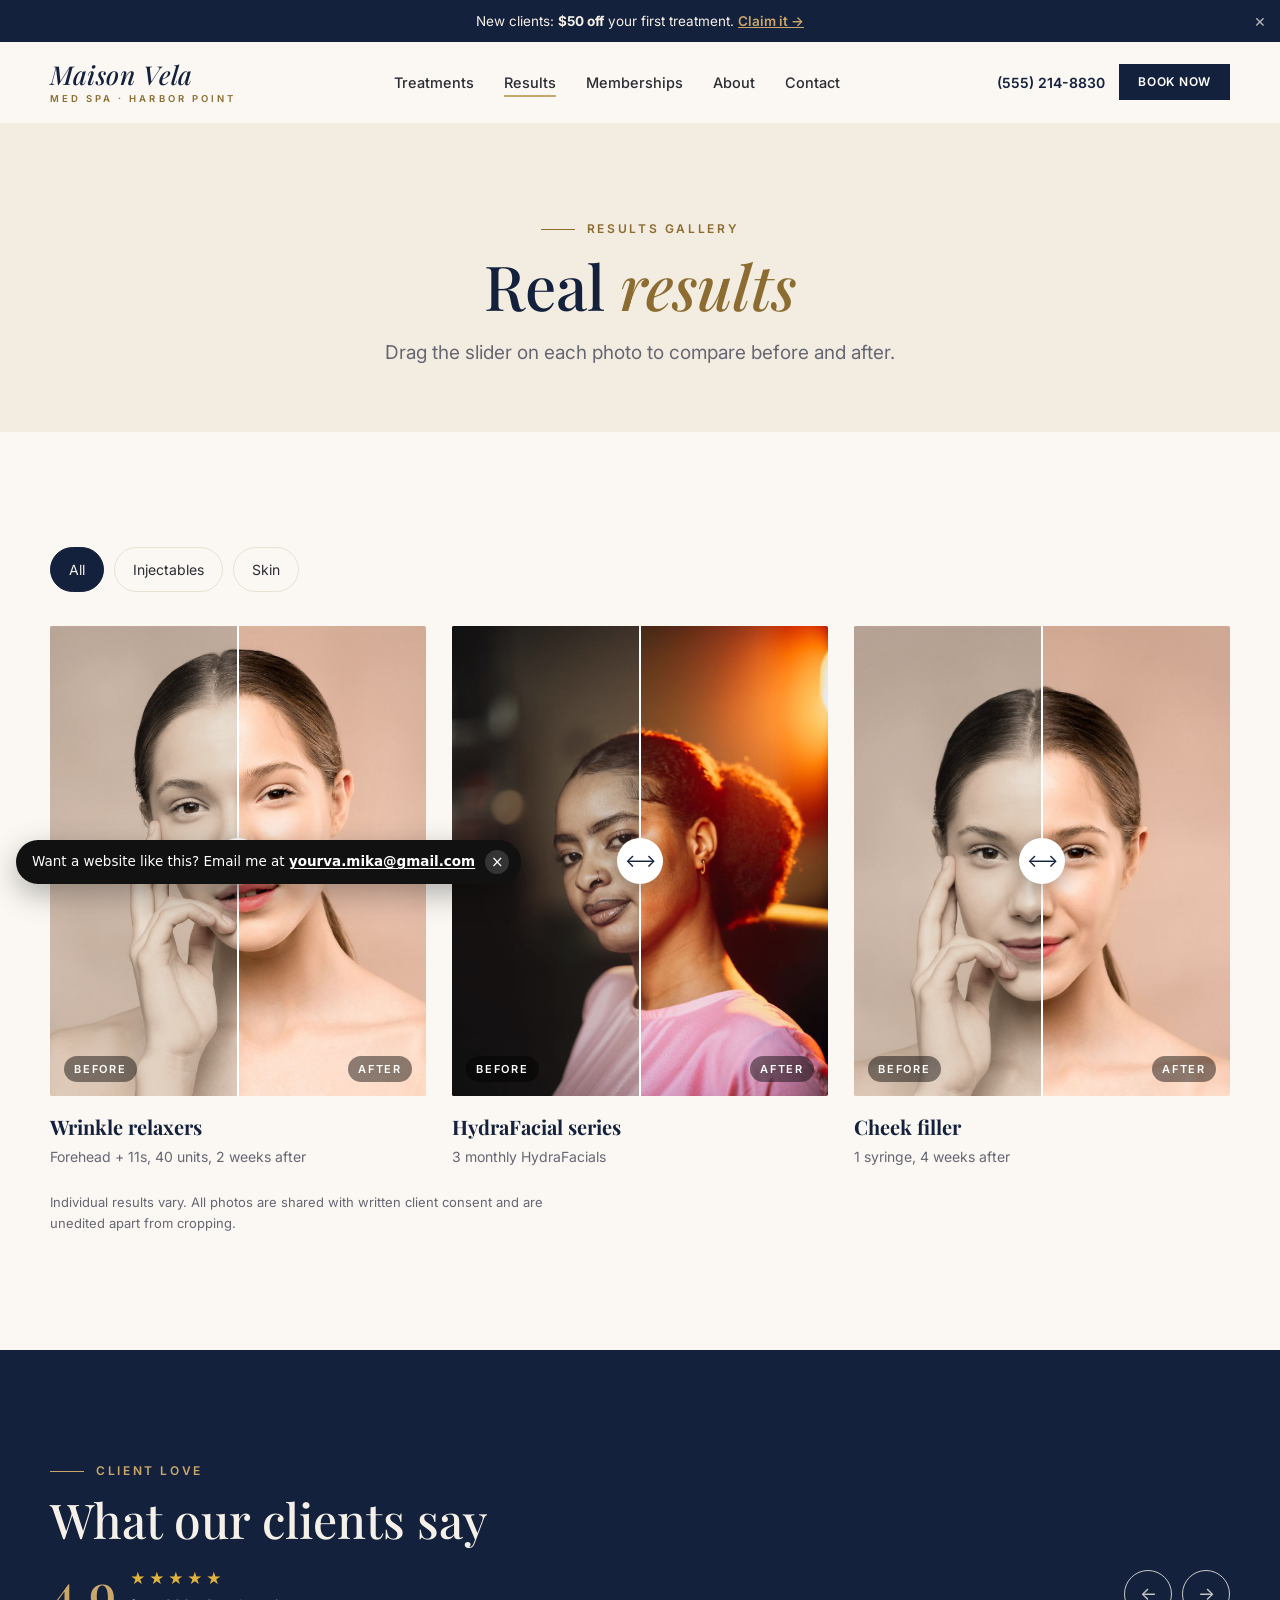
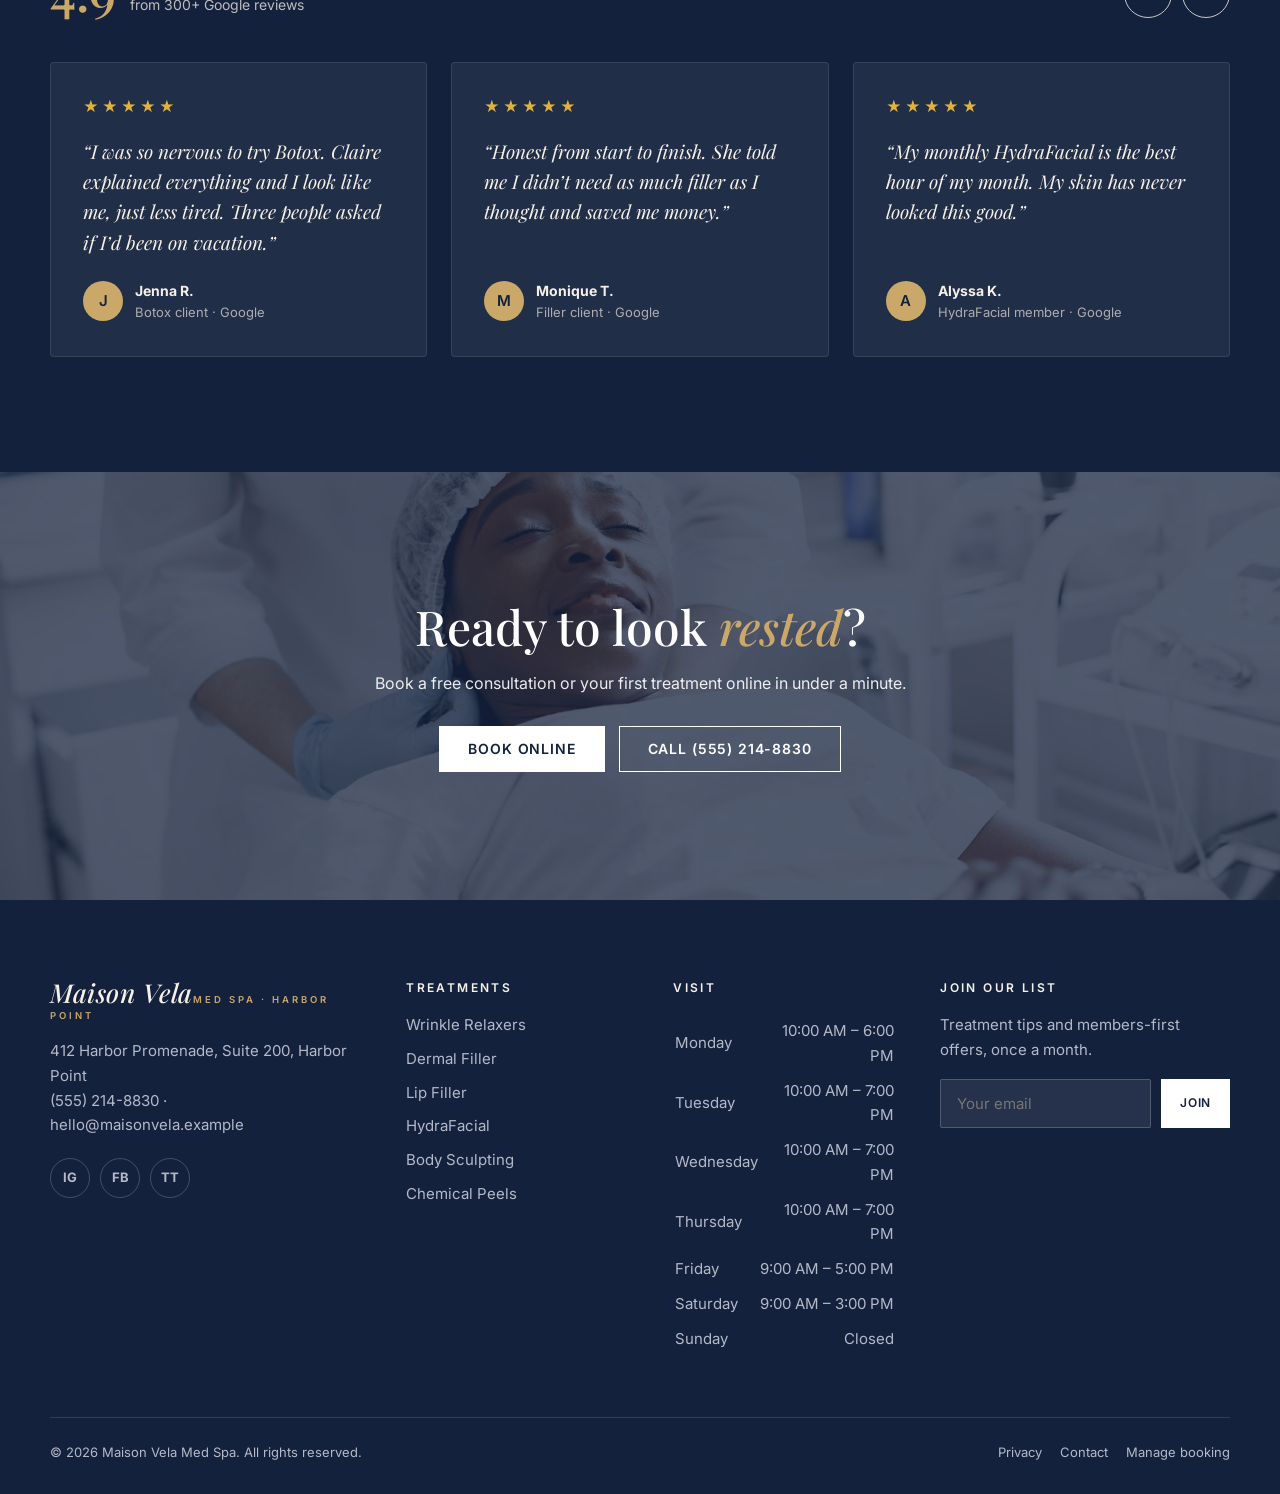
<file: results.html>
<!doctype html><html lang="en"><head><meta charset="utf-8"><meta name="viewport" content="width=device-width,initial-scale=1">
<title>Before &amp; After Results | Maison Vela Med Spa</title><meta name="robots" content="noindex, nofollow"><meta name="description" content="Before and after results from real clients at Maison Vela Med Spa.">
<meta property="og:title" content="Before &amp; After Results | Maison Vela Med Spa"><meta property="og:description" content="Before and after results from real clients at Maison Vela Med Spa."><meta property="og:image" content="img/3985323.jpg">
<link rel="icon" href="data:image/svg+xml,<svg xmlns='http://www.w3.org/2000/svg' viewBox='0 0 64 64'><circle cx='32' cy='32' r='32' fill='%2314213D'/><text x='32' y='43' font-size='30' text-anchor='middle' fill='white' font-family='Georgia'>M</text></svg>">
<link rel="preconnect" href="https://fonts.googleapis.com"><link rel="preconnect" href="https://fonts.gstatic.com" crossorigin>
<link href="https://fonts.googleapis.com/css2?family=Playfair+Display:ital,wght@0,500;0,600;1,500&family=Inter:wght@400;500;600;700&display=swap" rel="stylesheet">
<link rel="stylesheet" href="css/style.css">
<script type="application/ld+json">{"@context": "https://schema.org", "@type": "MedicalBusiness", "name": "Maison Vela Med Spa", "telephone": "(555) 214-8830", "email": "hello@maisonvela.example", "address": "412 Harbor Promenade, Suite 200, Harbor Point", "url": "index.html"}</script>
</head><body>
<div class="announce">New clients: <b>$50 off</b> your first treatment. <a href="#" data-open-offer>Claim it →</a><button aria-label="Close announcement">×</button></div>
<header class="site-header"><div class="wrap"><a class="logo" href="index.html"><b>Maison Vela</b><small>Med Spa · Harbor Point</small></a>
<nav class="nav" aria-label="Main"><a href="treatments.html">Treatments</a><a href="results.html">Results</a><a href="memberships.html">Memberships</a><a href="about.html">About</a><a href="contact.html">Contact</a></nav>
<div class="hdr-cta"><a class="tel" href="tel:5552148830">(555) 214-8830</a><a class="btn sm" href="book.html">Book now</a><button class="burger" aria-label="Menu"><i></i><i></i><i></i></button></div></div></header>
<nav class="mobile-nav" aria-label="Mobile"><a href="treatments.html">Treatments</a><a href="results.html">Results</a><a href="memberships.html">Memberships</a><a href="about.html">About</a><a href="contact.html">Contact</a><a href="book.html">Manage booking</a><a class="btn" href="book.html">Book now</a><p class="muted" style="margin-top:18px">(555) 214-8830<br>412 Harbor Promenade, Suite 200, Harbor Point</p></nav>
<main><section class="page-hero"><div class="wrap"><span class=eyebrow>Results gallery</span><h1 style="font-size:clamp(38px,5vw,62px)">Real <em>results</em></h1><p class="lead">Drag the slider on each photo to compare before and after.</p></div></section>
<section class="section"><div class="wrap"><div class="filters" data-target="#r-grid"><button class="on" data-f="all">All</button><button data-f="injectables">Injectables</button><button data-f="skin">Skin</button></div><div class="bagrid" id="r-grid"><div class="reveal" data-cat="injectables"><div class="ba"><img src="img/3762758.jpg" alt="After" loading="lazy"><img class="before" src="img/3762758.jpg" alt="Before" loading="lazy"><div class="bar"></div><span class="lb l">Before</span><span class="lb r">After</span><input type="range" min="0" max="100" value="50" aria-label="Drag to compare before and after"></div><div class="bacap"><b>Wrinkle relaxers</b><span>Forehead + 11s, 40 units, 2 weeks after</span></div></div><div class="reveal" data-cat="skin"><div class="ba"><img src="img/31205535.jpg" alt="After" loading="lazy"><img class="before" src="img/31205535.jpg" alt="Before" loading="lazy"><div class="bar"></div><span class="lb l">Before</span><span class="lb r">After</span><input type="range" min="0" max="100" value="50" aria-label="Drag to compare before and after"></div><div class="bacap"><b>HydraFacial series</b><span>3 monthly HydraFacials</span></div></div><div class="reveal" data-cat="injectables"><div class="ba"><img src="img/3762754.jpg" alt="After" loading="lazy"><img class="before" src="img/3762754.jpg" alt="Before" loading="lazy"><div class="bar"></div><span class="lb l">Before</span><span class="lb r">After</span><input type="range" min="0" max="100" value="50" aria-label="Drag to compare before and after"></div><div class="bacap"><b>Cheek filler</b><span>1 syringe, 4 weeks after</span></div></div></div>
<p class="consent">Individual results vary. All photos are shared with written client consent and are unedited apart from cropping.</p></div></section><section class="section dark"><div class="wrap"><div class="head"><div><span class="eyebrow">Client love</span><h2>What our clients say</h2>
<div class="rating" style="margin-top:18px"><b>4.9</b><div><span class="stars" aria-label="5 stars">★★★★★</span><br><span style="opacity:.75;font-size:14px">from 300+ Google reviews</span></div></div></div>
<div class="cnav carousel-nav"><button class="prev" aria-label="Previous">←</button><button class="next" aria-label="Next">→</button></div></div>
<div class="carousel" style="margin:0 -12px"><div class="track"><div class="slide"><div class="review"><span class="stars" aria-label="5 stars">★★★★★</span><p>“I was so nervous to try Botox. Claire explained everything and I look like me, just less tired. Three people asked if I’d been on vacation.”</p><div class="who"><i>J</i><div><b>Jenna R.</b><span>Botox client · Google</span></div></div></div></div><div class="slide"><div class="review"><span class="stars" aria-label="5 stars">★★★★★</span><p>“Honest from start to finish. She told me I didn’t need as much filler as I thought and saved me money.”</p><div class="who"><i>M</i><div><b>Monique T.</b><span>Filler client · Google</span></div></div></div></div><div class="slide"><div class="review"><span class="stars" aria-label="5 stars">★★★★★</span><p>“My monthly HydraFacial is the best hour of my month. My skin has never looked this good.”</p><div class="who"><i>A</i><div><b>Alyssa K.</b><span>HydraFacial member · Google</span></div></div></div></div><div class="slide"><div class="review"><span class="stars" aria-label="5 stars">★★★★★</span><p>“Four sessions in and my jeans fit differently. The team made me feel comfortable the whole time.”</p><div class="who"><i>D</i><div><b>Dana P.</b><span>Emsculpt NEO · Google</span></div></div></div></div><div class="slide"><div class="review"><span class="stars" aria-label="5 stars">★★★★★</span><p>“Asked for subtle and got exactly that. The half syringe was the perfect start.”</p><div class="who"><i>P</i><div><b>Priya S.</b><span>Lip filler · Google</span></div></div></div></div><div class="slide"><div class="review"><span class="stars" aria-label="5 stars">★★★★★</span><p>“My sun spots are 80% lighter after three peels. Clean, calm and so welcoming.”</p><div class="who"><i>L</i><div><b>Lauren B.</b><span>Peel series · Google</span></div></div></div></div></div></div></div></section><section class="cta"><img src="img/7446670.jpg" alt="" loading="lazy"><div class="wrap"><h2>Ready to look <em>rested</em>?</h2><p>Book a free consultation or your first treatment online in under a minute.</p>
<div class="btns"><a class="btn light" href="book.html">Book online</a><a class="btn ghost" href="tel:5552148830">Call (555) 214-8830</a></div></div></section></main>
<footer class="site-footer"><div class="wrap"><div class="cols">
<div><a class="logo" href="index.html"><b>Maison Vela</b><small>Med Spa · Harbor Point</small></a><p style="margin-top:18px">412 Harbor Promenade, Suite 200, Harbor Point<br><a href="tel:5552148830" style="display:inline">(555) 214-8830</a> · <a href="mailto:hello@maisonvela.example" style="display:inline">hello@maisonvela.example</a></p>
<div class="social"><a href="#" aria-label="Instagram">IG</a><a href="#" aria-label="Facebook">FB</a><a href="#" aria-label="TikTok">TT</a></div></div>
<div><h4>Treatments</h4><a href="treatments/wrinkle-relaxers.html">Wrinkle Relaxers</a><a href="treatments/dermal-filler.html">Dermal Filler</a><a href="treatments/lip-filler.html">Lip Filler</a><a href="treatments/hydrafacial.html">HydraFacial</a><a href="treatments/body-sculpting.html">Body Sculpting</a><a href="treatments/chemical-peels.html">Chemical Peels</a></div>
<div><h4>Visit</h4><table class="hours"><tr><td>Monday</td><td>10:00 AM – 6:00 PM</td></tr><tr><td>Tuesday</td><td>10:00 AM – 7:00 PM</td></tr><tr><td>Wednesday</td><td>10:00 AM – 7:00 PM</td></tr><tr><td>Thursday</td><td>10:00 AM – 7:00 PM</td></tr><tr><td>Friday</td><td>9:00 AM – 5:00 PM</td></tr><tr><td>Saturday</td><td>9:00 AM – 3:00 PM</td></tr><tr><td>Sunday</td><td>Closed</td></tr></table></div>
<div><h4>Join our list</h4><p>Treatment tips and members-first offers, once a month.</p>
<form class="newsletter" data-form="newsletter" data-thanks="You’re on the list. Welcome!" novalidate><div class="field"><input type="email" name="email" placeholder="Your email" required aria-label="Email"></div><button class="btn sm light">Join</button></form></div>
</div><div class="base"><span>© 2026 Maison Vela Med Spa. All rights reserved.</span><span><a href="privacy.html">Privacy</a><a href="contact.html">Contact</a><a href="book.html">Manage booking</a></span></div></div></footer>
<a class="btn mobile-book" href="book.html">Book now</a>
<div id="offer-pop" role="dialog" aria-modal="true" aria-label="New client offer"><div class="pop-bg"></div><div class="pop"><img src="img/7446670.jpg" alt="" loading=lazy><div class="in"><button class="pop-close" aria-label="Close">×</button>
<div class="pop-form"><span class="eyebrow">New client offer</span><h3>New here? Your first visit is on us.</h3><p class="offer">$50 off any first treatment, or a free consultation.</p>
<form class="form" novalidate><div class="field"><label for="f-name">First name *</label><input type="text" name="name" id="f-name" autocomplete="given-name" placeholder="" required><span class="msg">This field is required.</span></div><div class="field"><label for="f-email">Email *</label><input type="email" name="email" id="f-email" autocomplete="email" placeholder="" required><span class="msg">Please enter a valid email.</span></div><div class="field"><label for="f-phone">Phone *</label><input type="tel" name="phone" id="f-phone" autocomplete="on" placeholder="" required><span class="msg">Please enter a 10-digit phone number.</span></div><button class="btn">Claim my offer</button></form>
<small>By signing up you agree to receive texts and emails. Reply STOP anytime.</small></div>
<div class="pop-done form-done" hidden><div class="ok">✓</div><h3>You’re in!</h3><p class="muted">Your offer is saved. We’ll text you within the hour to help you book.</p><a class="btn" href="book.html" style="margin-top:20px">Book now</a></div></div></div></div>

<script src="js/site-data.js"></script><script src="js/core.js" defer></script>
</body></html>
</file>
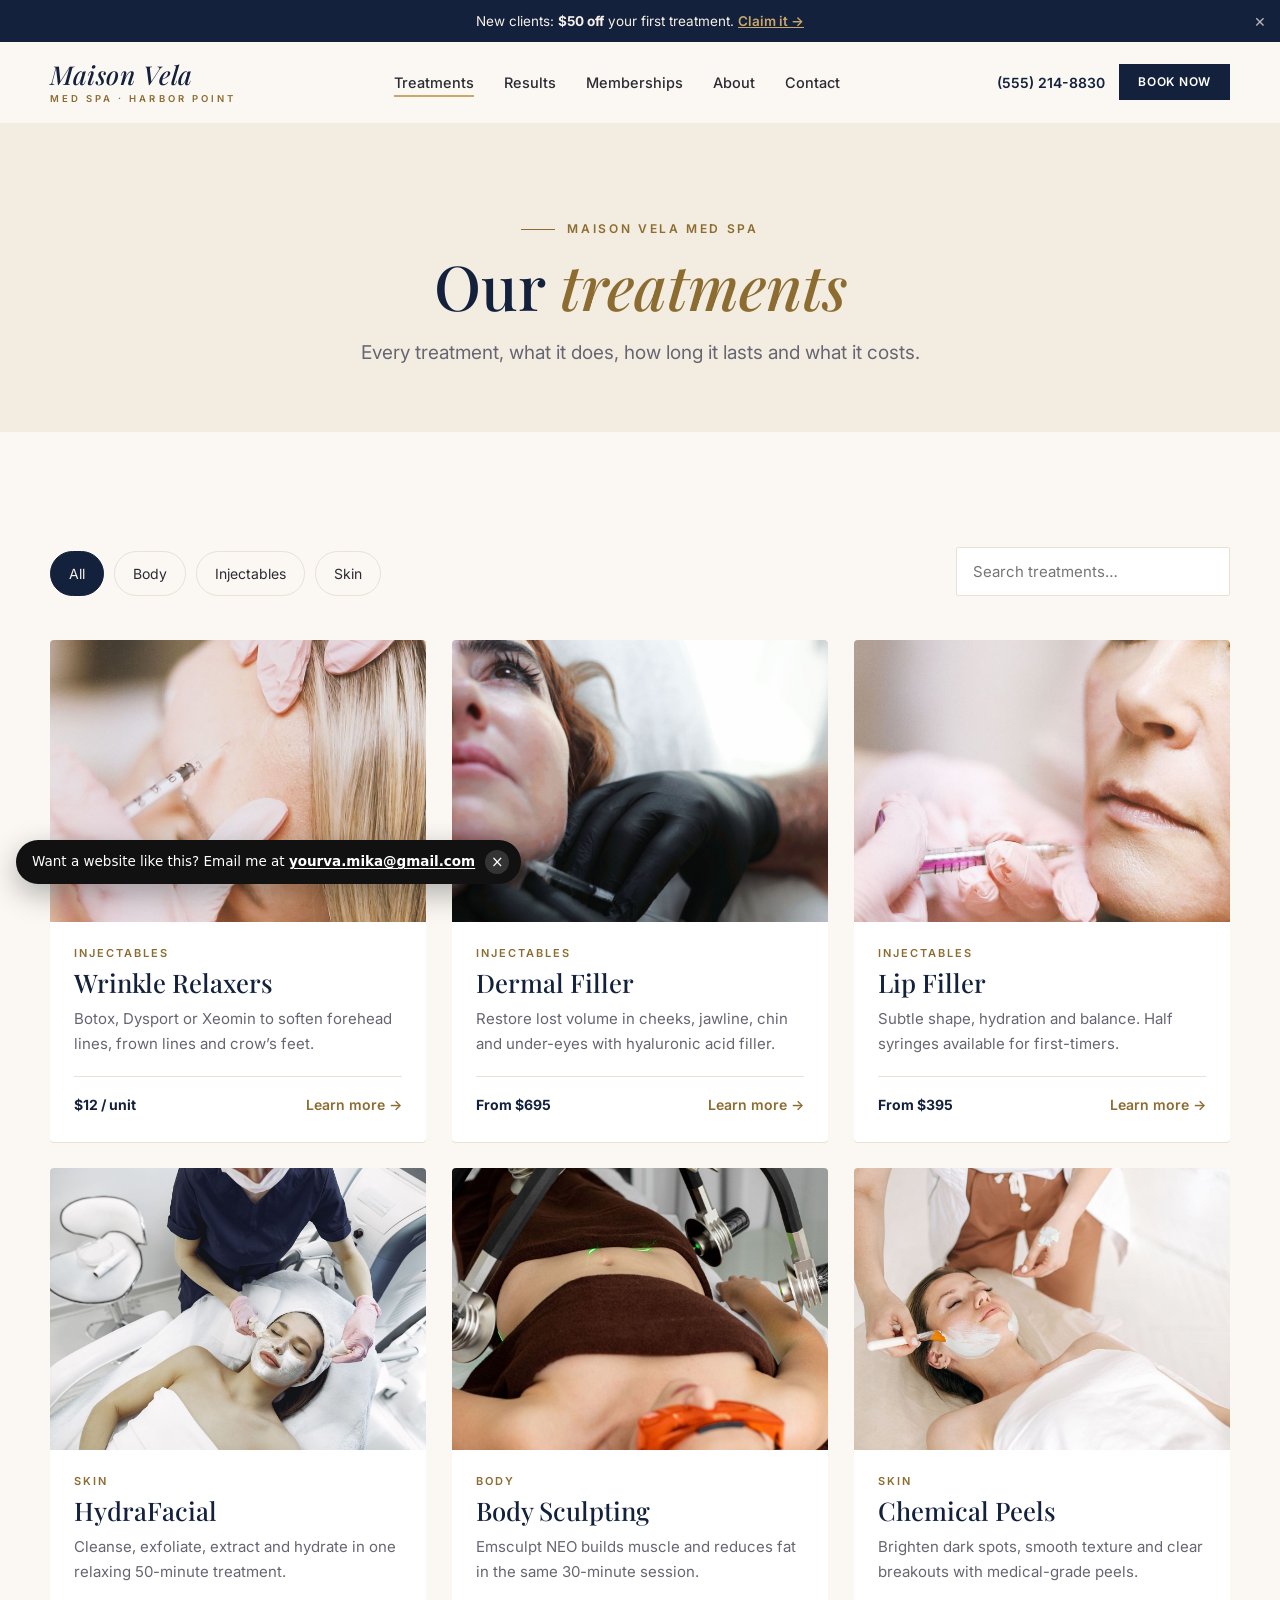
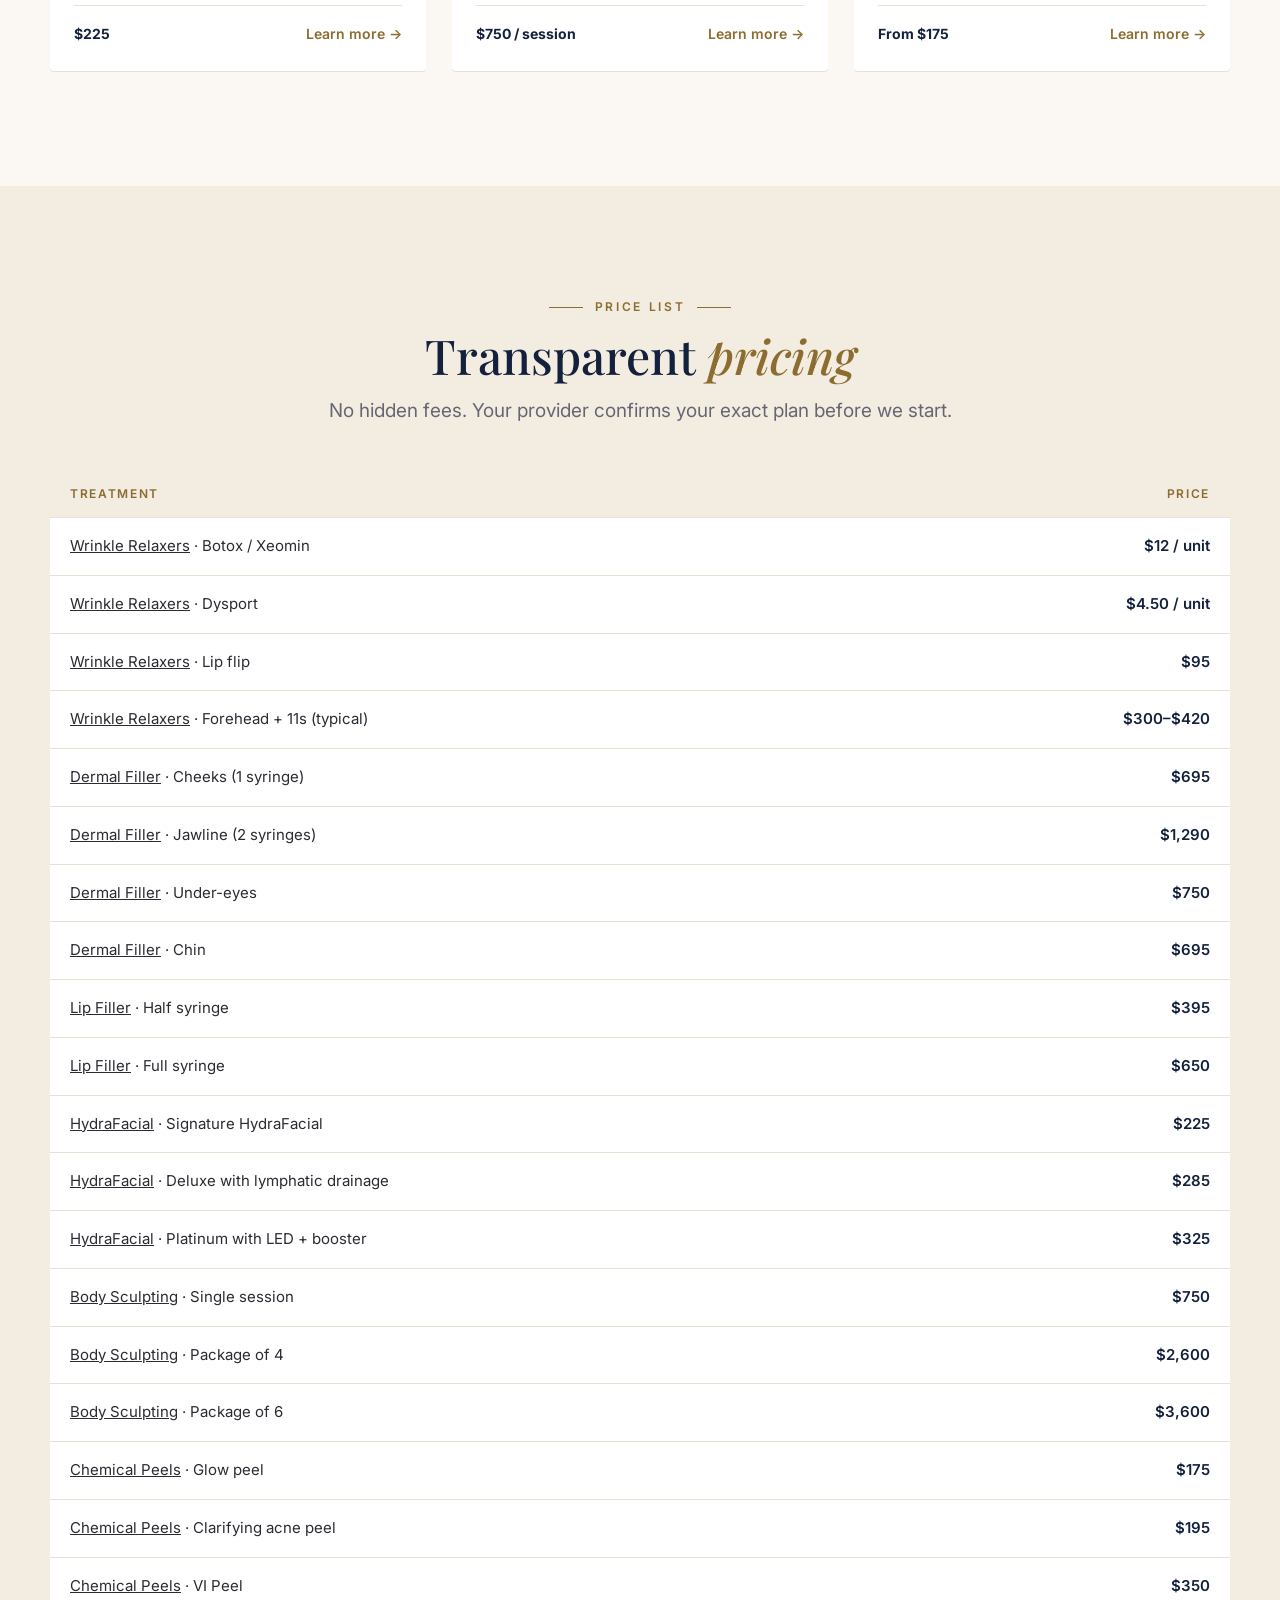
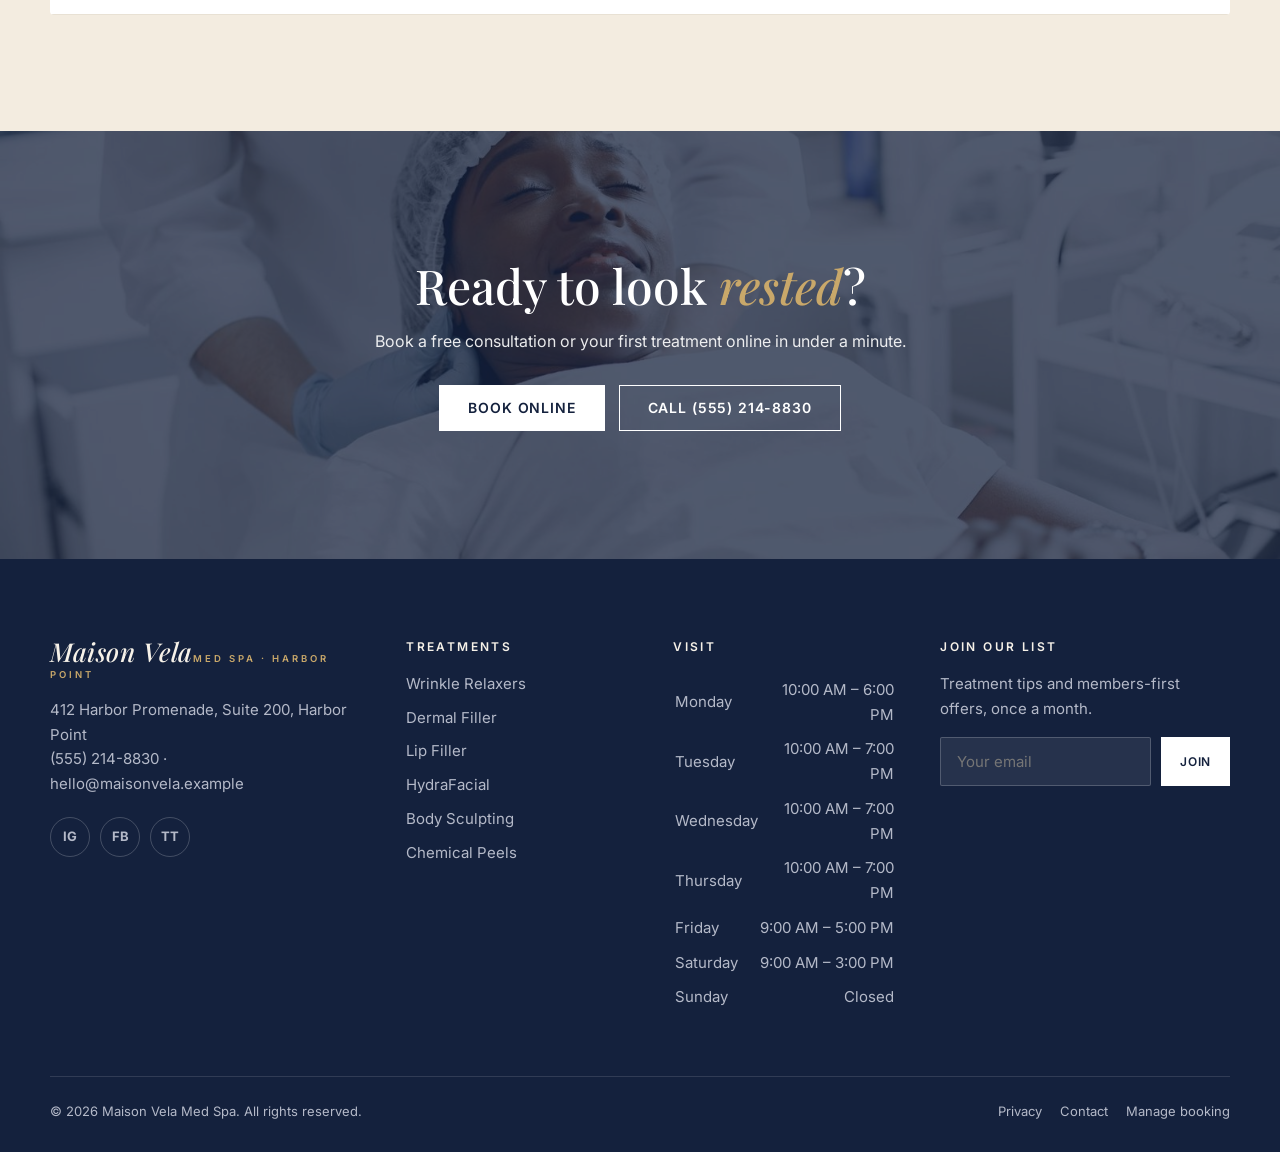
<file: treatments.html>
<!doctype html><html lang="en"><head><meta charset="utf-8"><meta name="viewport" content="width=device-width,initial-scale=1">
<title>Treatments &amp; Prices | Maison Vela Med Spa</title><meta name="robots" content="noindex, nofollow"><meta name="description" content="All treatments and prices at Maison Vela Med Spa in Harbor Point.">
<meta property="og:title" content="Treatments &amp; Prices | Maison Vela Med Spa"><meta property="og:description" content="All treatments and prices at Maison Vela Med Spa in Harbor Point."><meta property="og:image" content="img/3985323.jpg">
<link rel="icon" href="data:image/svg+xml,<svg xmlns='http://www.w3.org/2000/svg' viewBox='0 0 64 64'><circle cx='32' cy='32' r='32' fill='%2314213D'/><text x='32' y='43' font-size='30' text-anchor='middle' fill='white' font-family='Georgia'>M</text></svg>">
<link rel="preconnect" href="https://fonts.googleapis.com"><link rel="preconnect" href="https://fonts.gstatic.com" crossorigin>
<link href="https://fonts.googleapis.com/css2?family=Playfair+Display:ital,wght@0,500;0,600;1,500&family=Inter:wght@400;500;600;700&display=swap" rel="stylesheet">
<link rel="stylesheet" href="css/style.css">
<script type="application/ld+json">{"@context": "https://schema.org", "@type": "MedicalBusiness", "name": "Maison Vela Med Spa", "telephone": "(555) 214-8830", "email": "hello@maisonvela.example", "address": "412 Harbor Promenade, Suite 200, Harbor Point", "url": "index.html"}</script>
</head><body>
<div class="announce">New clients: <b>$50 off</b> your first treatment. <a href="#" data-open-offer>Claim it →</a><button aria-label="Close announcement">×</button></div>
<header class="site-header"><div class="wrap"><a class="logo" href="index.html"><b>Maison Vela</b><small>Med Spa · Harbor Point</small></a>
<nav class="nav" aria-label="Main"><a href="treatments.html">Treatments</a><a href="results.html">Results</a><a href="memberships.html">Memberships</a><a href="about.html">About</a><a href="contact.html">Contact</a></nav>
<div class="hdr-cta"><a class="tel" href="tel:5552148830">(555) 214-8830</a><a class="btn sm" href="book.html">Book now</a><button class="burger" aria-label="Menu"><i></i><i></i><i></i></button></div></div></header>
<nav class="mobile-nav" aria-label="Mobile"><a href="treatments.html">Treatments</a><a href="results.html">Results</a><a href="memberships.html">Memberships</a><a href="about.html">About</a><a href="contact.html">Contact</a><a href="book.html">Manage booking</a><a class="btn" href="book.html">Book now</a><p class="muted" style="margin-top:18px">(555) 214-8830<br>412 Harbor Promenade, Suite 200, Harbor Point</p></nav>
<main><section class="page-hero"><div class="wrap"><span class=eyebrow>Maison Vela Med Spa</span><h1 style="font-size:clamp(38px,5vw,62px)">Our <em>treatments</em></h1><p class="lead">Every treatment, what it does, how long it lasts and what it costs.</p></div></section>
<section class="section"><div class="wrap"><div class="head"><div class="filters" data-target="#t-grid" style="margin:0"><button class="on" data-f="all">All</button><button data-f="body">Body</button><button data-f="injectables">Injectables</button><button data-f="skin">Skin</button></div>
<div class="field" style="min-width:260px"><label for="t-search" class="sr">Search treatments</label><input id="t-search" type="search" placeholder="Search treatments…"></div></div>
<div class="tgrid" id="t-grid"><a class="tcard reveal" href="treatments/wrinkle-relaxers.html" data-cat="injectables"><div class="im"><img src="img/34220537.jpg" alt="Wrinkle Relaxers" loading="lazy"></div>
<div class="bd"><span class="cat">Injectables</span><h3>Wrinkle Relaxers</h3><p>Botox, Dysport or Xeomin to soften forehead lines, frown lines and crow’s feet.</p><div class="meta"><b>$12 / unit</b><span>Learn more →</span></div></div></a><a class="tcard reveal" href="treatments/dermal-filler.html" data-cat="injectables"><div class="im"><img src="img/6080267.jpg" alt="Dermal Filler" loading="lazy"></div>
<div class="bd"><span class="cat">Injectables</span><h3>Dermal Filler</h3><p>Restore lost volume in cheeks, jawline, chin and under-eyes with hyaluronic acid filler.</p><div class="meta"><b>From $695</b><span>Learn more →</span></div></div></a><a class="tcard reveal" href="treatments/lip-filler.html" data-cat="injectables"><div class="im"><img src="img/34220532.jpg" alt="Lip Filler" loading="lazy"></div>
<div class="bd"><span class="cat">Injectables</span><h3>Lip Filler</h3><p>Subtle shape, hydration and balance. Half syringes available for first-timers.</p><div class="meta"><b>From $395</b><span>Learn more →</span></div></div></a><a class="tcard reveal" href="treatments/hydrafacial.html" data-cat="skin"><div class="im"><img src="img/3985361.jpg" alt="HydraFacial" loading="lazy"></div>
<div class="bd"><span class="cat">Skin</span><h3>HydraFacial</h3><p>Cleanse, exfoliate, extract and hydrate in one relaxing 50-minute treatment.</p><div class="meta"><b>$225</b><span>Learn more →</span></div></div></a><a class="tcard reveal" href="treatments/body-sculpting.html" data-cat="body"><div class="im"><img src="img/7772685.jpg" alt="Body Sculpting" loading="lazy"></div>
<div class="bd"><span class="cat">Body</span><h3>Body Sculpting</h3><p>Emsculpt NEO builds muscle and reduces fat in the same 30-minute session.</p><div class="meta"><b>$750 / session</b><span>Learn more →</span></div></div></a><a class="tcard reveal" href="treatments/chemical-peels.html" data-cat="skin"><div class="im"><img src="img/5659018.jpg" alt="Chemical Peels" loading="lazy"></div>
<div class="bd"><span class="cat">Skin</span><h3>Chemical Peels</h3><p>Brighten dark spots, smooth texture and clear breakouts with medical-grade peels.</p><div class="meta"><b>From $175</b><span>Learn more →</span></div></div></a></div></div></section>
<section class="section alt"><div class="wrap"><div class="head center" style="display:block"><span class="eyebrow">Price list</span><h2>Transparent <em>pricing</em></h2><p class="lead">No hidden fees. Your provider confirms your exact plan before we start.</p></div>
<table class="ptable"><thead><tr><th>Treatment</th><th style="text-align:right">Price</th></tr></thead><tbody><tr><td><a href="treatments/wrinkle-relaxers.html">Wrinkle Relaxers</a> · Botox / Xeomin</td><td>$12 / unit</td></tr><tr><td><a href="treatments/wrinkle-relaxers.html">Wrinkle Relaxers</a> · Dysport</td><td>$4.50 / unit</td></tr><tr><td><a href="treatments/wrinkle-relaxers.html">Wrinkle Relaxers</a> · Lip flip</td><td>$95</td></tr><tr><td><a href="treatments/wrinkle-relaxers.html">Wrinkle Relaxers</a> · Forehead + 11s (typical)</td><td>$300–$420</td></tr><tr><td><a href="treatments/dermal-filler.html">Dermal Filler</a> · Cheeks (1 syringe)</td><td>$695</td></tr><tr><td><a href="treatments/dermal-filler.html">Dermal Filler</a> · Jawline (2 syringes)</td><td>$1,290</td></tr><tr><td><a href="treatments/dermal-filler.html">Dermal Filler</a> · Under-eyes</td><td>$750</td></tr><tr><td><a href="treatments/dermal-filler.html">Dermal Filler</a> · Chin</td><td>$695</td></tr><tr><td><a href="treatments/lip-filler.html">Lip Filler</a> · Half syringe</td><td>$395</td></tr><tr><td><a href="treatments/lip-filler.html">Lip Filler</a> · Full syringe</td><td>$650</td></tr><tr><td><a href="treatments/hydrafacial.html">HydraFacial</a> · Signature HydraFacial</td><td>$225</td></tr><tr><td><a href="treatments/hydrafacial.html">HydraFacial</a> · Deluxe with lymphatic drainage</td><td>$285</td></tr><tr><td><a href="treatments/hydrafacial.html">HydraFacial</a> · Platinum with LED + booster</td><td>$325</td></tr><tr><td><a href="treatments/body-sculpting.html">Body Sculpting</a> · Single session</td><td>$750</td></tr><tr><td><a href="treatments/body-sculpting.html">Body Sculpting</a> · Package of 4</td><td>$2,600</td></tr><tr><td><a href="treatments/body-sculpting.html">Body Sculpting</a> · Package of 6</td><td>$3,600</td></tr><tr><td><a href="treatments/chemical-peels.html">Chemical Peels</a> · Glow peel</td><td>$175</td></tr><tr><td><a href="treatments/chemical-peels.html">Chemical Peels</a> · Clarifying acne peel</td><td>$195</td></tr><tr><td><a href="treatments/chemical-peels.html">Chemical Peels</a> · VI Peel</td><td>$350</td></tr></tbody></table></div></section><section class="cta"><img src="img/7446670.jpg" alt="" loading="lazy"><div class="wrap"><h2>Ready to look <em>rested</em>?</h2><p>Book a free consultation or your first treatment online in under a minute.</p>
<div class="btns"><a class="btn light" href="book.html">Book online</a><a class="btn ghost" href="tel:5552148830">Call (555) 214-8830</a></div></div></section></main>
<footer class="site-footer"><div class="wrap"><div class="cols">
<div><a class="logo" href="index.html"><b>Maison Vela</b><small>Med Spa · Harbor Point</small></a><p style="margin-top:18px">412 Harbor Promenade, Suite 200, Harbor Point<br><a href="tel:5552148830" style="display:inline">(555) 214-8830</a> · <a href="mailto:hello@maisonvela.example" style="display:inline">hello@maisonvela.example</a></p>
<div class="social"><a href="#" aria-label="Instagram">IG</a><a href="#" aria-label="Facebook">FB</a><a href="#" aria-label="TikTok">TT</a></div></div>
<div><h4>Treatments</h4><a href="treatments/wrinkle-relaxers.html">Wrinkle Relaxers</a><a href="treatments/dermal-filler.html">Dermal Filler</a><a href="treatments/lip-filler.html">Lip Filler</a><a href="treatments/hydrafacial.html">HydraFacial</a><a href="treatments/body-sculpting.html">Body Sculpting</a><a href="treatments/chemical-peels.html">Chemical Peels</a></div>
<div><h4>Visit</h4><table class="hours"><tr><td>Monday</td><td>10:00 AM – 6:00 PM</td></tr><tr><td>Tuesday</td><td>10:00 AM – 7:00 PM</td></tr><tr><td>Wednesday</td><td>10:00 AM – 7:00 PM</td></tr><tr><td>Thursday</td><td>10:00 AM – 7:00 PM</td></tr><tr><td>Friday</td><td>9:00 AM – 5:00 PM</td></tr><tr><td>Saturday</td><td>9:00 AM – 3:00 PM</td></tr><tr><td>Sunday</td><td>Closed</td></tr></table></div>
<div><h4>Join our list</h4><p>Treatment tips and members-first offers, once a month.</p>
<form class="newsletter" data-form="newsletter" data-thanks="You’re on the list. Welcome!" novalidate><div class="field"><input type="email" name="email" placeholder="Your email" required aria-label="Email"></div><button class="btn sm light">Join</button></form></div>
</div><div class="base"><span>© 2026 Maison Vela Med Spa. All rights reserved.</span><span><a href="privacy.html">Privacy</a><a href="contact.html">Contact</a><a href="book.html">Manage booking</a></span></div></div></footer>
<a class="btn mobile-book" href="book.html">Book now</a>
<div id="offer-pop" role="dialog" aria-modal="true" aria-label="New client offer"><div class="pop-bg"></div><div class="pop"><img src="img/7446670.jpg" alt="" loading=lazy><div class="in"><button class="pop-close" aria-label="Close">×</button>
<div class="pop-form"><span class="eyebrow">New client offer</span><h3>New here? Your first visit is on us.</h3><p class="offer">$50 off any first treatment, or a free consultation.</p>
<form class="form" novalidate><div class="field"><label for="f-name">First name *</label><input type="text" name="name" id="f-name" autocomplete="given-name" placeholder="" required><span class="msg">This field is required.</span></div><div class="field"><label for="f-email">Email *</label><input type="email" name="email" id="f-email" autocomplete="email" placeholder="" required><span class="msg">Please enter a valid email.</span></div><div class="field"><label for="f-phone">Phone *</label><input type="tel" name="phone" id="f-phone" autocomplete="on" placeholder="" required><span class="msg">Please enter a 10-digit phone number.</span></div><button class="btn">Claim my offer</button></form>
<small>By signing up you agree to receive texts and emails. Reply STOP anytime.</small></div>
<div class="pop-done form-done" hidden><div class="ok">✓</div><h3>You’re in!</h3><p class="muted">Your offer is saved. We’ll text you within the hour to help you book.</p><a class="btn" href="book.html" style="margin-top:20px">Book now</a></div></div></div></div>

<script src="js/site-data.js"></script><script src="js/core.js" defer></script>
</body></html>
</file>
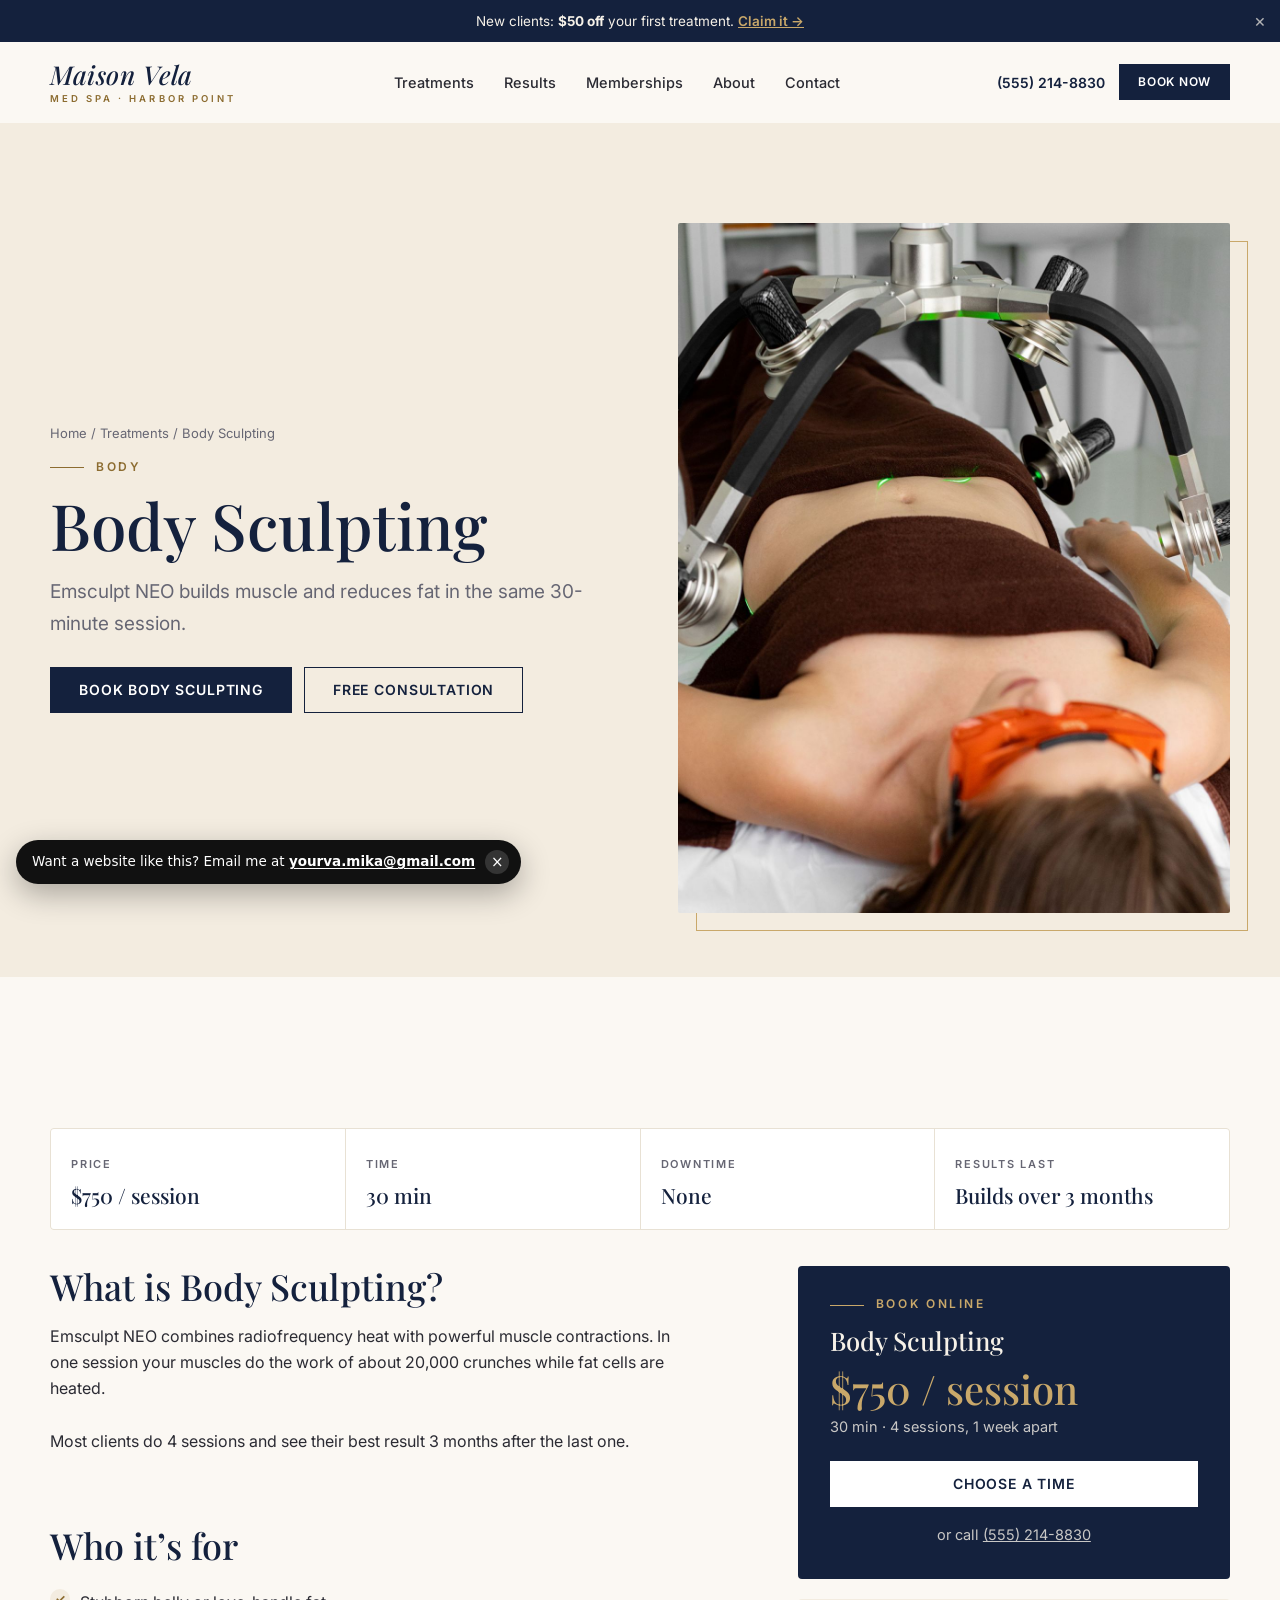
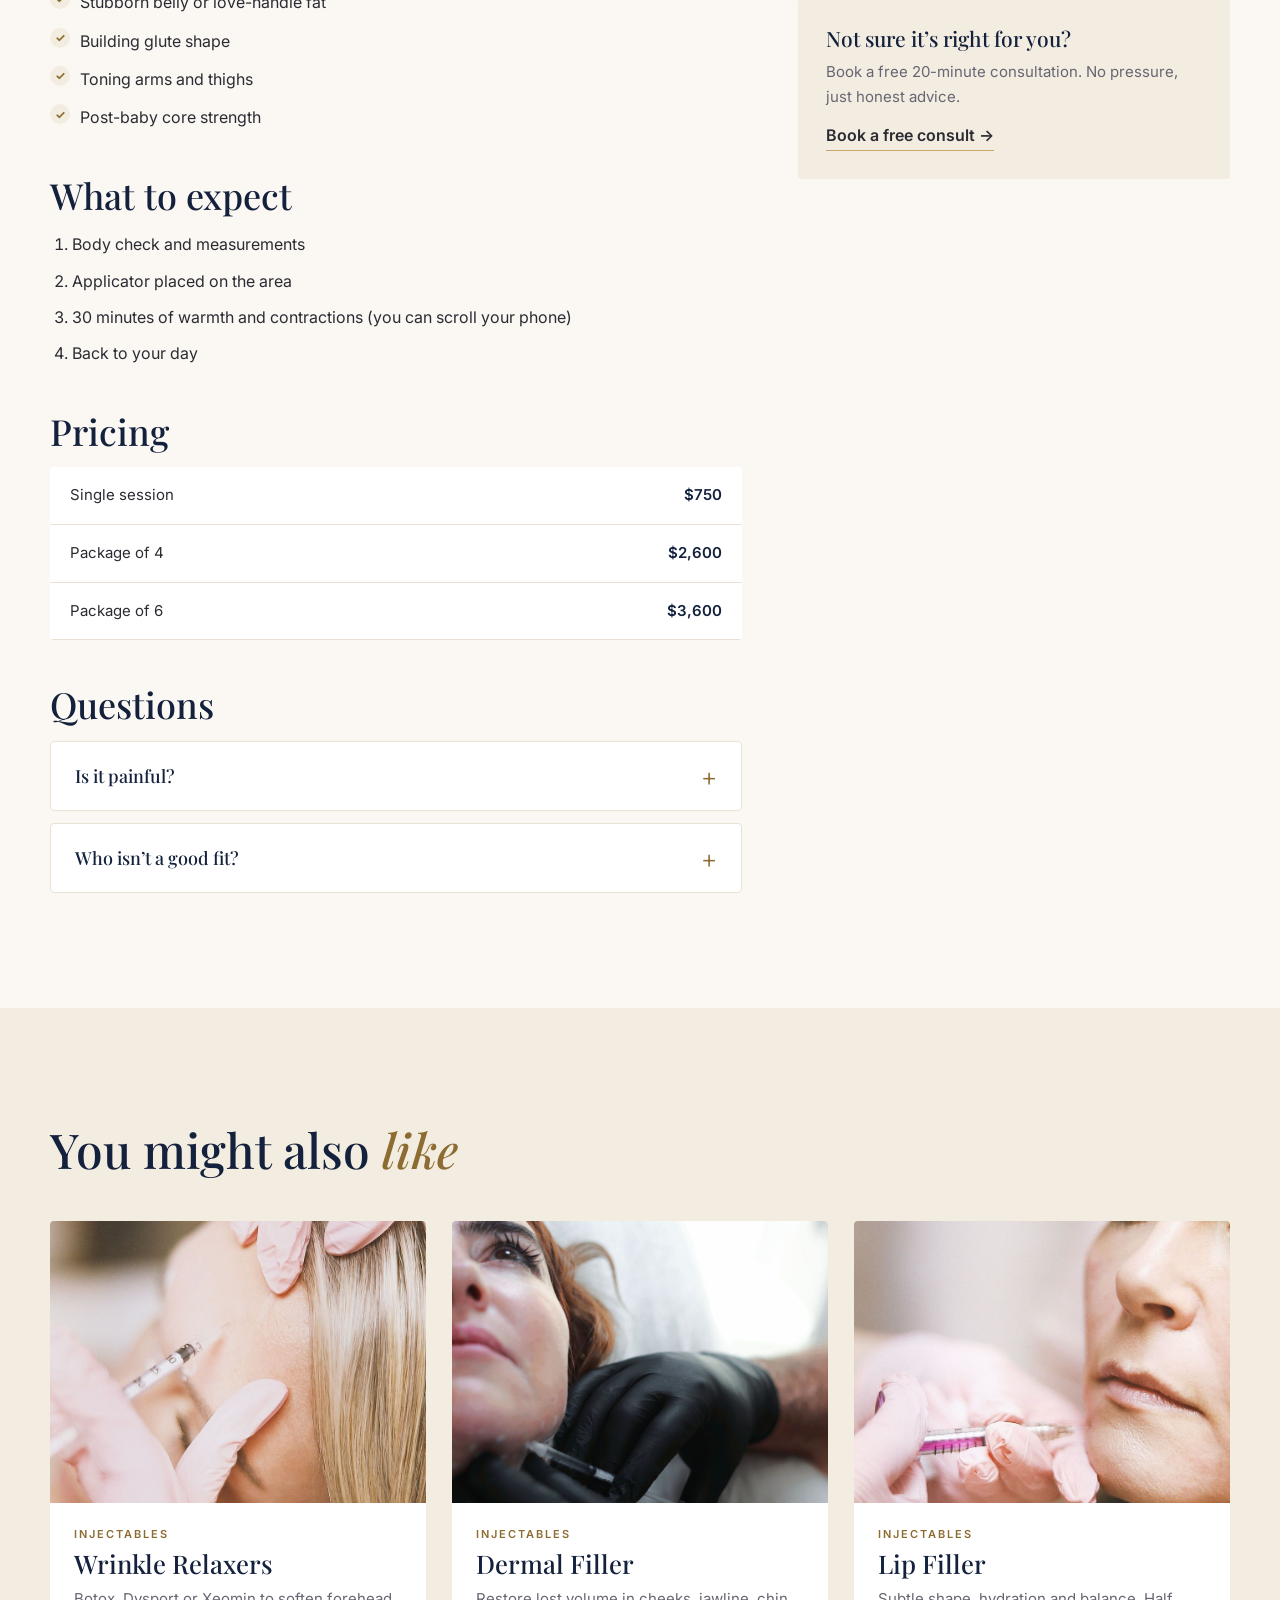
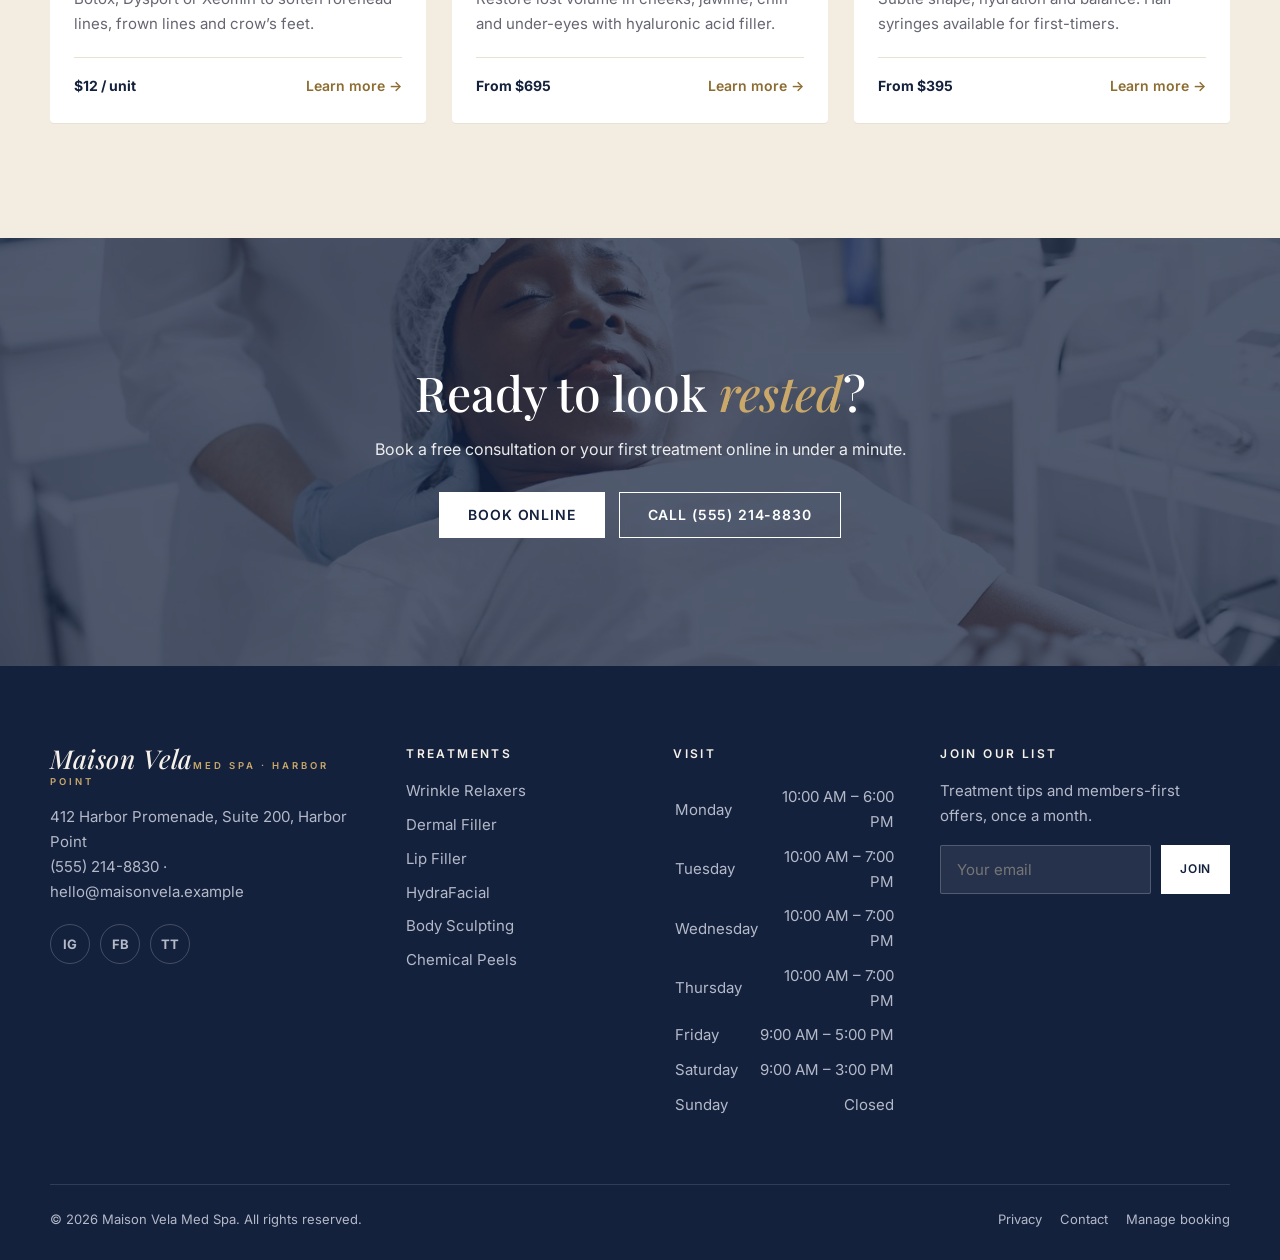
<file: treatments/body-sculpting.html>
<!doctype html><html lang="en"><head><meta charset="utf-8"><meta name="viewport" content="width=device-width,initial-scale=1">
<title>Body Sculpting in Harbor Point | Maison Vela Med Spa</title><meta name="robots" content="noindex, nofollow"><meta name="description" content="Body Sculpting at Maison Vela Med Spa: Emsculpt NEO builds muscle and reduces fat in the same 30-minute session. $750 / session.">
<meta property="og:title" content="Body Sculpting in Harbor Point | Maison Vela Med Spa"><meta property="og:description" content="Body Sculpting at Maison Vela Med Spa: Emsculpt NEO builds muscle and reduces fat in the same 30-minute session. $750 / session."><meta property="og:image" content="../img/3985323.jpg">
<link rel="icon" href="data:image/svg+xml,<svg xmlns='http://www.w3.org/2000/svg' viewBox='0 0 64 64'><circle cx='32' cy='32' r='32' fill='%2314213D'/><text x='32' y='43' font-size='30' text-anchor='middle' fill='white' font-family='Georgia'>M</text></svg>">
<link rel="preconnect" href="https://fonts.googleapis.com"><link rel="preconnect" href="https://fonts.gstatic.com" crossorigin>
<link href="https://fonts.googleapis.com/css2?family=Playfair+Display:ital,wght@0,500;0,600;1,500&family=Inter:wght@400;500;600;700&display=swap" rel="stylesheet">
<link rel="stylesheet" href="../css/style.css">
<script type="application/ld+json">{"@context": "https://schema.org", "@type": "MedicalBusiness", "name": "Maison Vela Med Spa", "telephone": "(555) 214-8830", "email": "hello@maisonvela.example", "address": "412 Harbor Promenade, Suite 200, Harbor Point", "url": "index.html"}</script>
</head><body>
<div class="announce">New clients: <b>$50 off</b> your first treatment. <a href="../#" data-open-offer>Claim it →</a><button aria-label="Close announcement">×</button></div>
<header class="site-header"><div class="wrap"><a class="logo" href="../index.html"><b>Maison Vela</b><small>Med Spa · Harbor Point</small></a>
<nav class="nav" aria-label="Main"><a href="../treatments.html">Treatments</a><a href="../results.html">Results</a><a href="../memberships.html">Memberships</a><a href="../about.html">About</a><a href="../contact.html">Contact</a></nav>
<div class="hdr-cta"><a class="tel" href="tel:5552148830">(555) 214-8830</a><a class="btn sm" href="../book.html">Book now</a><button class="burger" aria-label="Menu"><i></i><i></i><i></i></button></div></div></header>
<nav class="mobile-nav" aria-label="Mobile"><a href="../treatments.html">Treatments</a><a href="../results.html">Results</a><a href="../memberships.html">Memberships</a><a href="../about.html">About</a><a href="../contact.html">Contact</a><a href="../book.html">Manage booking</a><a class="btn" href="../book.html">Book now</a><p class="muted" style="margin-top:18px">(555) 214-8830<br>412 Harbor Promenade, Suite 200, Harbor Point</p></nav>
<main><section class="page-hero" style="text-align:left"><div class="wrap split" style="align-items:center"><div><div class="crumbs"><a href="../index.html">Home</a> / <a href="../treatments.html">Treatments</a> / Body Sculpting</div>
<span class="eyebrow">Body</span><h1 style="font-size:clamp(40px,5vw,64px)">Body Sculpting</h1><p class="lead" style="margin-top:16px">Emsculpt NEO builds muscle and reduces fat in the same 30-minute session.</p>
<div style="display:flex;gap:12px;margin-top:28px;flex-wrap:wrap"><a class="btn" href="../book.html?t=body-sculpting">Book Body Sculpting</a><a class="btn ghost" href="../book.html?t=consult">Free consultation</a></div></div>
<div class="ph"><img src="../img/7772685.jpg" alt="Body Sculpting at Maison Vela Med Spa"></div></div></section>
<section class="section"><div class="wrap"><div class="facts"><div><span>Price</span><b>$750 / session</b></div><div><span>Time</span><b>30 min</b></div><div><span>Downtime</span><b>None</b></div><div><span>Results last</span><b>Builds over 3 months</b></div></div><div class="tdetail"><div>
<h2>What is Body Sculpting?</h2><p>Emsculpt NEO combines radiofrequency heat with powerful muscle contractions. In one session your muscles do the work of about 20,000 crunches while fat cells are heated.</p><br><p>Most clients do 4 sessions and see their best result 3 months after the last one.</p><br>
<h2>Who it’s for</h2><ul class="checks"><li>Stubborn belly or love-handle fat</li><li>Building glute shape</li><li>Toning arms and thighs</li><li>Post-baby core strength</li></ul>
<h2>What to expect</h2><ol><li>Body check and measurements</li><li>Applicator placed on the area</li><li>30 minutes of warmth and contractions (you can scroll your phone)</li><li>Back to your day</li></ol>
<h2>Pricing</h2><table class="ptable"><tbody><tr><td>Single session</td><td>$750</td></tr><tr><td>Package of 4</td><td>$2,600</td></tr><tr><td>Package of 6</td><td>$3,600</td></tr></tbody></table>
<h2>Questions</h2><div class="faq"><details><summary>Is it painful?</summary><p>It feels like an intense workout. We start low and build up.</p></details><details><summary>Who isn’t a good fit?</summary><p>It isn’t for pregnancy, metal implants in the area or pacemakers.</p></details></div></div>
<aside class="sticky"><div class="book-card"><span class="eyebrow">Book online</span><h3>Body Sculpting</h3><div class="price">$750 / session</div><p>30 min · 4 sessions, 1 week apart</p>
<a class="btn light" href="../book.html?t=body-sculpting">Choose a time</a><p style="margin-top:16px;text-align:center">or call <a href="tel:5552148830">(555) 214-8830</a></p></div>
<div class="side-card" style="margin-top:20px"><h3 style="font-size:21px">Not sure it’s right for you?</h3><p class="muted" style="font-size:15px">Book a free 20-minute consultation. No pressure, just honest advice.</p><a class="link" href="../book.html?t=consult" style="display:inline-block;margin-top:12px">Book a free consult →</a></div></aside></div></div></section>
<section class="section alt"><div class="wrap"><div class="head"><h2>You might also <em>like</em></h2></div><div class="tgrid"><a class="tcard reveal" href="../treatments/wrinkle-relaxers.html" data-cat="injectables"><div class="im"><img src="../img/34220537.jpg" alt="Wrinkle Relaxers" loading="lazy"></div>
<div class="bd"><span class="cat">Injectables</span><h3>Wrinkle Relaxers</h3><p>Botox, Dysport or Xeomin to soften forehead lines, frown lines and crow’s feet.</p><div class="meta"><b>$12 / unit</b><span>Learn more →</span></div></div></a><a class="tcard reveal" href="../treatments/dermal-filler.html" data-cat="injectables"><div class="im"><img src="../img/6080267.jpg" alt="Dermal Filler" loading="lazy"></div>
<div class="bd"><span class="cat">Injectables</span><h3>Dermal Filler</h3><p>Restore lost volume in cheeks, jawline, chin and under-eyes with hyaluronic acid filler.</p><div class="meta"><b>From $695</b><span>Learn more →</span></div></div></a><a class="tcard reveal" href="../treatments/lip-filler.html" data-cat="injectables"><div class="im"><img src="../img/34220532.jpg" alt="Lip Filler" loading="lazy"></div>
<div class="bd"><span class="cat">Injectables</span><h3>Lip Filler</h3><p>Subtle shape, hydration and balance. Half syringes available for first-timers.</p><div class="meta"><b>From $395</b><span>Learn more →</span></div></div></a></div></div></section><section class="cta"><img src="../img/7446670.jpg" alt="" loading="lazy"><div class="wrap"><h2>Ready to look <em>rested</em>?</h2><p>Book a free consultation or your first treatment online in under a minute.</p>
<div class="btns"><a class="btn light" href="../book.html">Book online</a><a class="btn ghost" href="tel:5552148830">Call (555) 214-8830</a></div></div></section></main>
<footer class="site-footer"><div class="wrap"><div class="cols">
<div><a class="logo" href="../index.html"><b>Maison Vela</b><small>Med Spa · Harbor Point</small></a><p style="margin-top:18px">412 Harbor Promenade, Suite 200, Harbor Point<br><a href="tel:5552148830" style="display:inline">(555) 214-8830</a> · <a href="mailto:hello@maisonvela.example" style="display:inline">hello@maisonvela.example</a></p>
<div class="social"><a href="#" aria-label="Instagram">IG</a><a href="#" aria-label="Facebook">FB</a><a href="#" aria-label="TikTok">TT</a></div></div>
<div><h4>Treatments</h4><a href="../treatments/wrinkle-relaxers.html">Wrinkle Relaxers</a><a href="../treatments/dermal-filler.html">Dermal Filler</a><a href="../treatments/lip-filler.html">Lip Filler</a><a href="../treatments/hydrafacial.html">HydraFacial</a><a href="../treatments/body-sculpting.html">Body Sculpting</a><a href="../treatments/chemical-peels.html">Chemical Peels</a></div>
<div><h4>Visit</h4><table class="hours"><tr><td>Monday</td><td>10:00 AM – 6:00 PM</td></tr><tr><td>Tuesday</td><td>10:00 AM – 7:00 PM</td></tr><tr><td>Wednesday</td><td>10:00 AM – 7:00 PM</td></tr><tr><td>Thursday</td><td>10:00 AM – 7:00 PM</td></tr><tr><td>Friday</td><td>9:00 AM – 5:00 PM</td></tr><tr><td>Saturday</td><td>9:00 AM – 3:00 PM</td></tr><tr><td>Sunday</td><td>Closed</td></tr></table></div>
<div><h4>Join our list</h4><p>Treatment tips and members-first offers, once a month.</p>
<form class="newsletter" data-form="newsletter" data-thanks="You’re on the list. Welcome!" novalidate><div class="field"><input type="email" name="email" placeholder="Your email" required aria-label="Email"></div><button class="btn sm light">Join</button></form></div>
</div><div class="base"><span>© 2026 Maison Vela Med Spa. All rights reserved.</span><span><a href="../privacy.html">Privacy</a><a href="../contact.html">Contact</a><a href="../book.html">Manage booking</a></span></div></div></footer>
<a class="btn mobile-book" href="../book.html">Book now</a>
<div id="offer-pop" role="dialog" aria-modal="true" aria-label="New client offer"><div class="pop-bg"></div><div class="pop"><img src="../img/7446670.jpg" alt="" loading=lazy><div class="in"><button class="pop-close" aria-label="Close">×</button>
<div class="pop-form"><span class="eyebrow">New client offer</span><h3>New here? Your first visit is on us.</h3><p class="offer">$50 off any first treatment, or a free consultation.</p>
<form class="form" novalidate><div class="field"><label for="f-name">First name *</label><input type="text" name="name" id="f-name" autocomplete="given-name" placeholder="" required><span class="msg">This field is required.</span></div><div class="field"><label for="f-email">Email *</label><input type="email" name="email" id="f-email" autocomplete="email" placeholder="" required><span class="msg">Please enter a valid email.</span></div><div class="field"><label for="f-phone">Phone *</label><input type="tel" name="phone" id="f-phone" autocomplete="on" placeholder="" required><span class="msg">Please enter a 10-digit phone number.</span></div><button class="btn">Claim my offer</button></form>
<small>By signing up you agree to receive texts and emails. Reply STOP anytime.</small></div>
<div class="pop-done form-done" hidden><div class="ok">✓</div><h3>You’re in!</h3><p class="muted">Your offer is saved. We’ll text you within the hour to help you book.</p><a class="btn" href="../book.html" style="margin-top:20px">Book now</a></div></div></div></div>

<script src="../js/site-data.js"></script><script src="../js/core.js" defer></script>
</body></html>
</file>
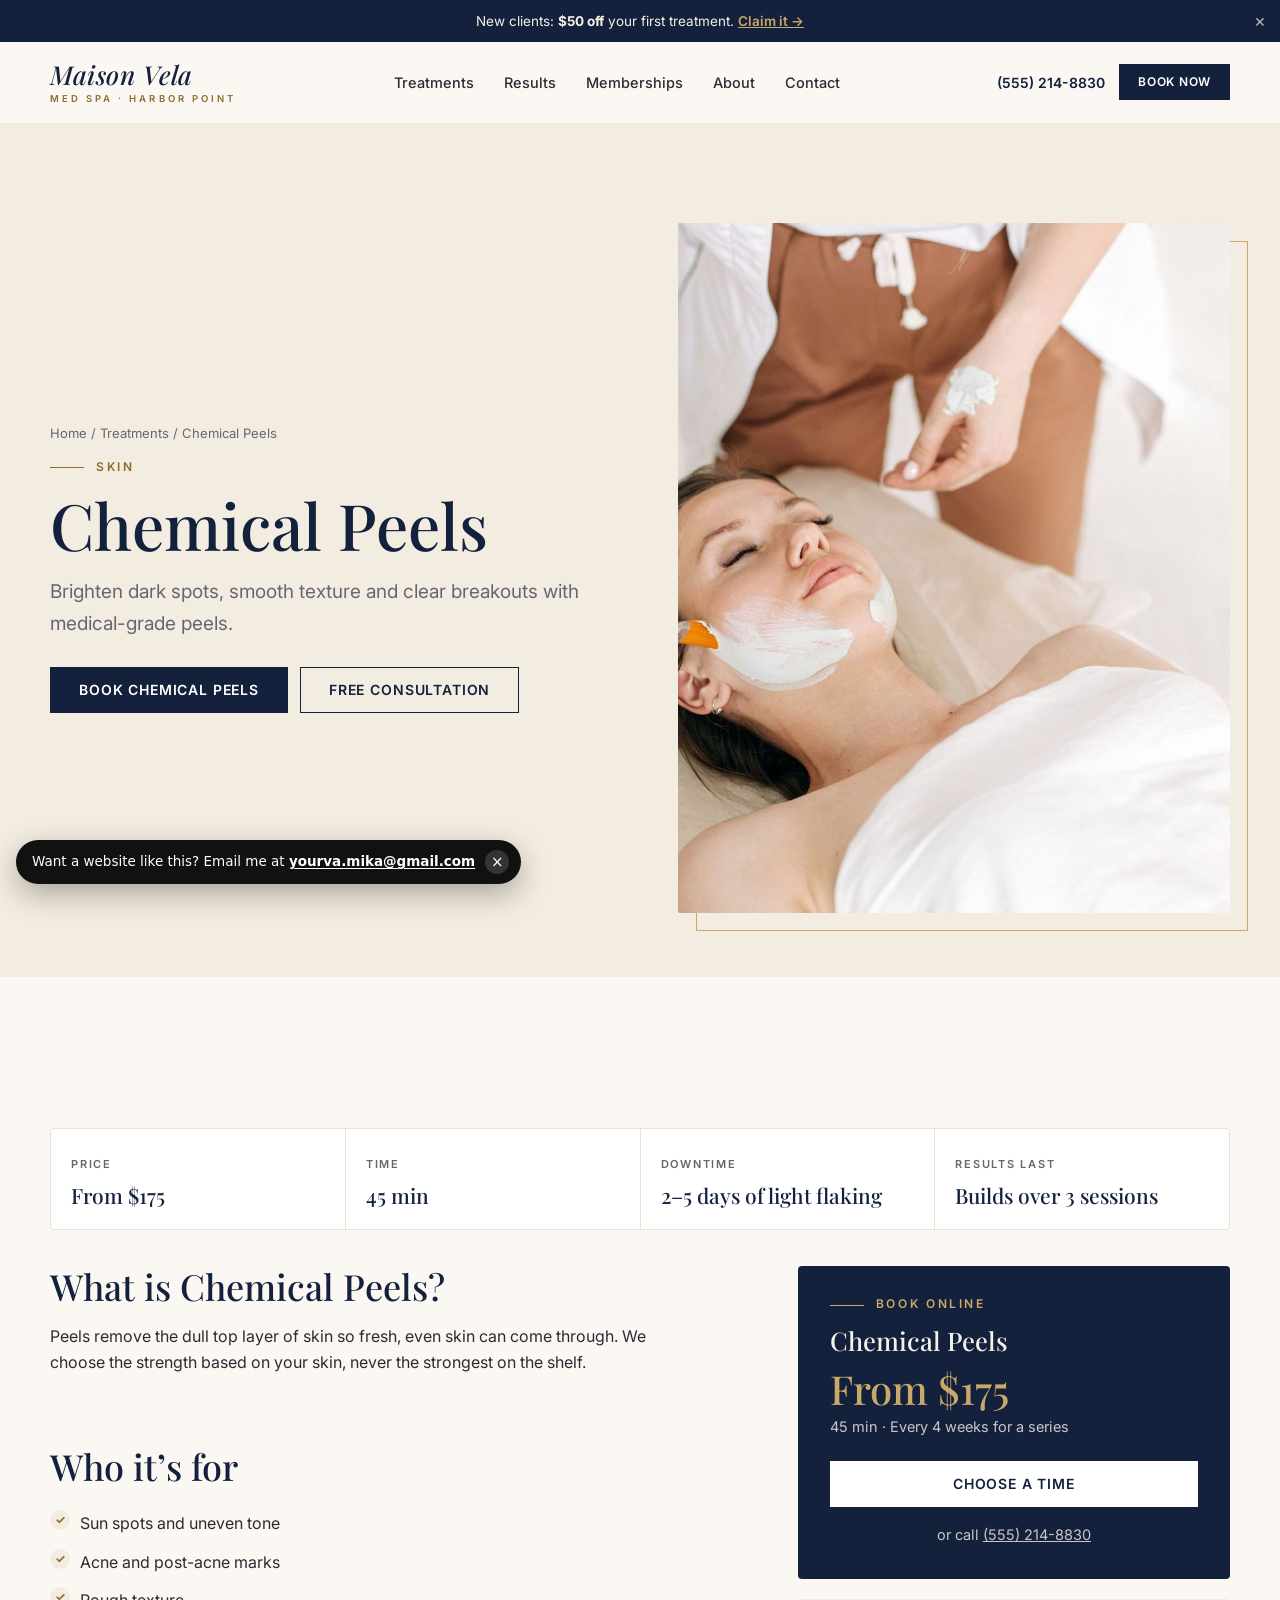
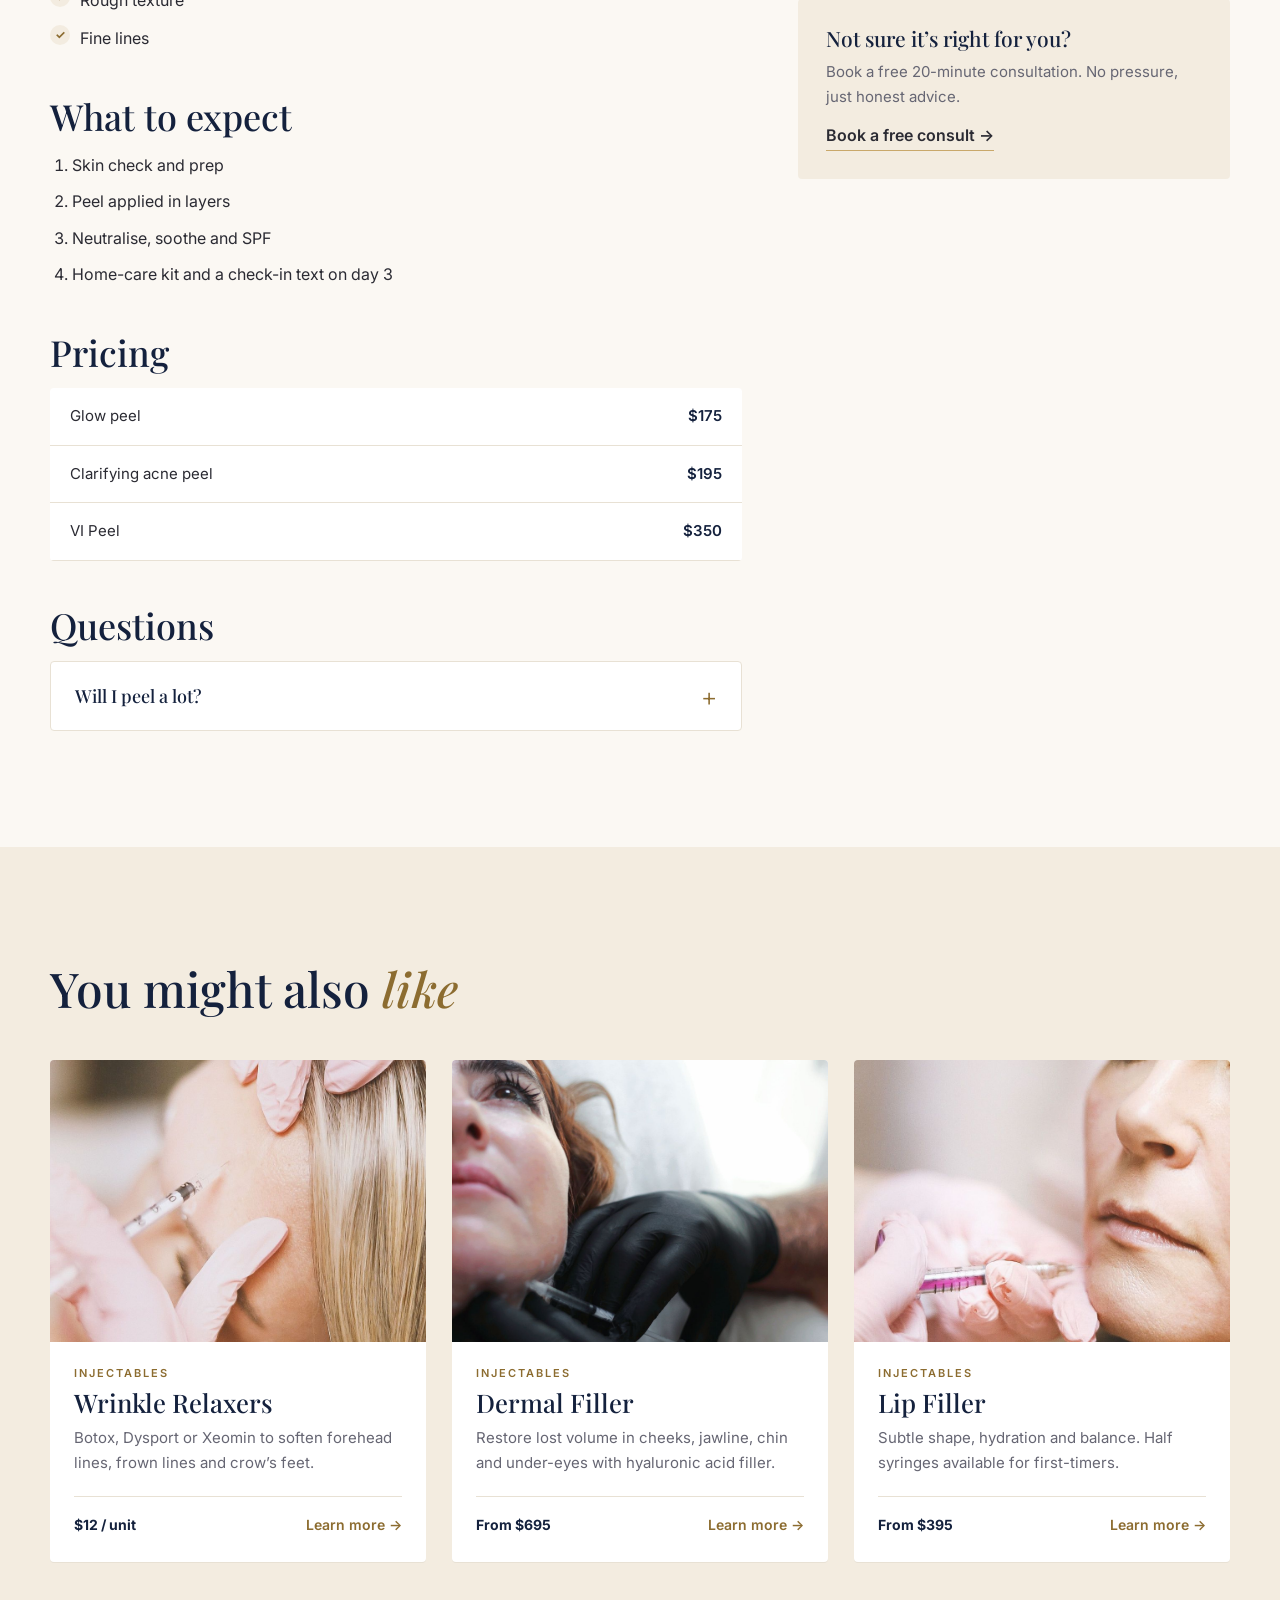
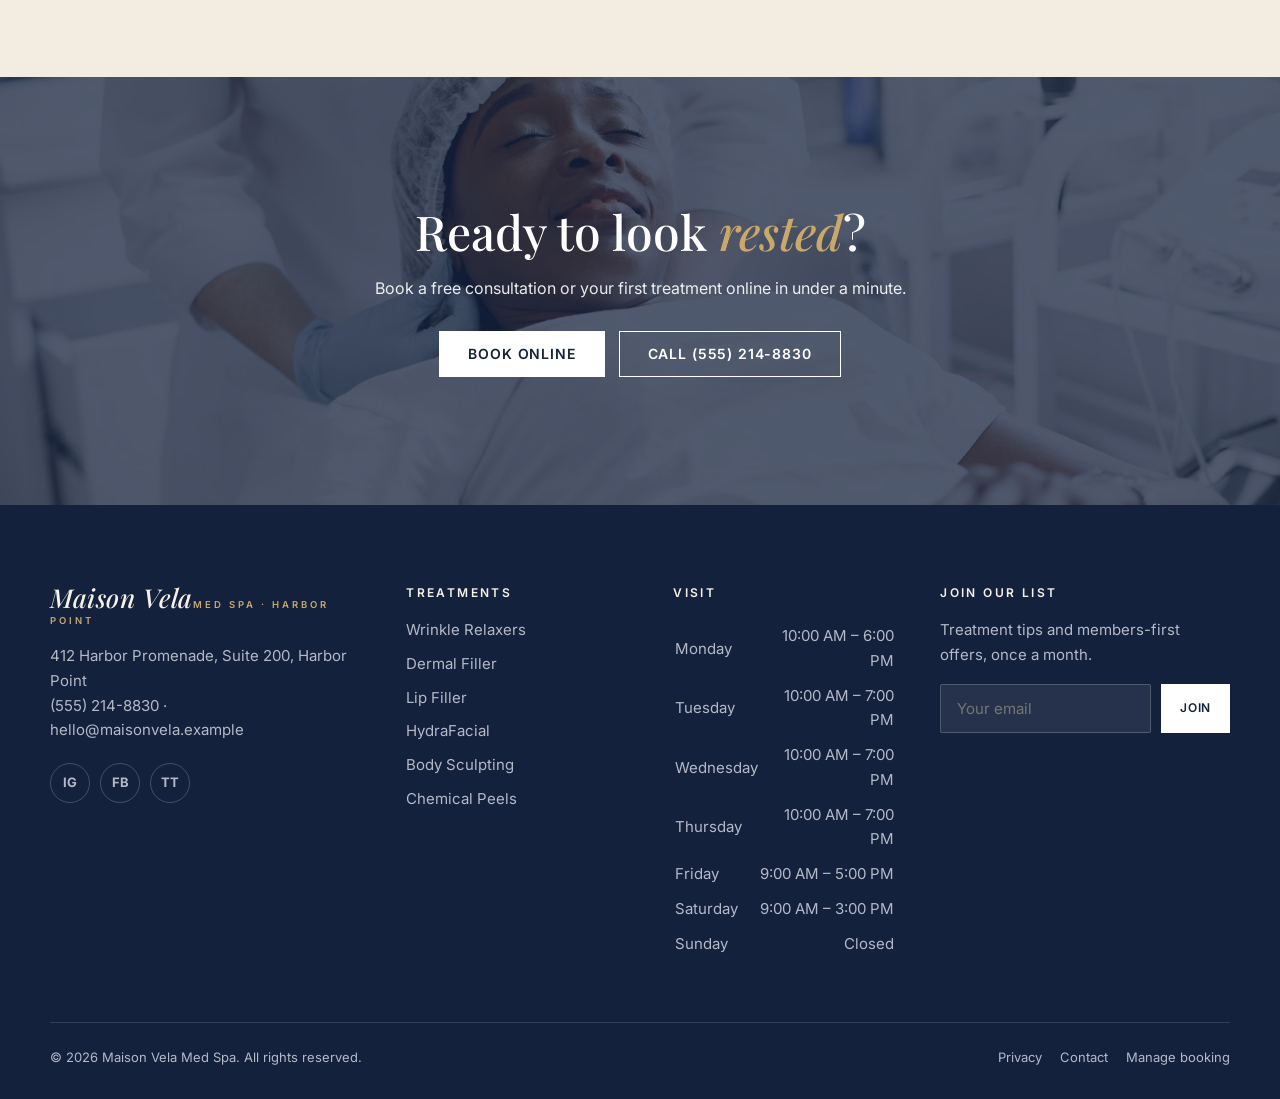
<file: treatments/chemical-peels.html>
<!doctype html><html lang="en"><head><meta charset="utf-8"><meta name="viewport" content="width=device-width,initial-scale=1">
<title>Chemical Peels in Harbor Point | Maison Vela Med Spa</title><meta name="robots" content="noindex, nofollow"><meta name="description" content="Chemical Peels at Maison Vela Med Spa: Brighten dark spots, smooth texture and clear breakouts with medical-grade peels. From $175.">
<meta property="og:title" content="Chemical Peels in Harbor Point | Maison Vela Med Spa"><meta property="og:description" content="Chemical Peels at Maison Vela Med Spa: Brighten dark spots, smooth texture and clear breakouts with medical-grade peels. From $175."><meta property="og:image" content="../img/3985323.jpg">
<link rel="icon" href="data:image/svg+xml,<svg xmlns='http://www.w3.org/2000/svg' viewBox='0 0 64 64'><circle cx='32' cy='32' r='32' fill='%2314213D'/><text x='32' y='43' font-size='30' text-anchor='middle' fill='white' font-family='Georgia'>M</text></svg>">
<link rel="preconnect" href="https://fonts.googleapis.com"><link rel="preconnect" href="https://fonts.gstatic.com" crossorigin>
<link href="https://fonts.googleapis.com/css2?family=Playfair+Display:ital,wght@0,500;0,600;1,500&family=Inter:wght@400;500;600;700&display=swap" rel="stylesheet">
<link rel="stylesheet" href="../css/style.css">
<script type="application/ld+json">{"@context": "https://schema.org", "@type": "MedicalBusiness", "name": "Maison Vela Med Spa", "telephone": "(555) 214-8830", "email": "hello@maisonvela.example", "address": "412 Harbor Promenade, Suite 200, Harbor Point", "url": "index.html"}</script>
</head><body>
<div class="announce">New clients: <b>$50 off</b> your first treatment. <a href="../#" data-open-offer>Claim it →</a><button aria-label="Close announcement">×</button></div>
<header class="site-header"><div class="wrap"><a class="logo" href="../index.html"><b>Maison Vela</b><small>Med Spa · Harbor Point</small></a>
<nav class="nav" aria-label="Main"><a href="../treatments.html">Treatments</a><a href="../results.html">Results</a><a href="../memberships.html">Memberships</a><a href="../about.html">About</a><a href="../contact.html">Contact</a></nav>
<div class="hdr-cta"><a class="tel" href="tel:5552148830">(555) 214-8830</a><a class="btn sm" href="../book.html">Book now</a><button class="burger" aria-label="Menu"><i></i><i></i><i></i></button></div></div></header>
<nav class="mobile-nav" aria-label="Mobile"><a href="../treatments.html">Treatments</a><a href="../results.html">Results</a><a href="../memberships.html">Memberships</a><a href="../about.html">About</a><a href="../contact.html">Contact</a><a href="../book.html">Manage booking</a><a class="btn" href="../book.html">Book now</a><p class="muted" style="margin-top:18px">(555) 214-8830<br>412 Harbor Promenade, Suite 200, Harbor Point</p></nav>
<main><section class="page-hero" style="text-align:left"><div class="wrap split" style="align-items:center"><div><div class="crumbs"><a href="../index.html">Home</a> / <a href="../treatments.html">Treatments</a> / Chemical Peels</div>
<span class="eyebrow">Skin</span><h1 style="font-size:clamp(40px,5vw,64px)">Chemical Peels</h1><p class="lead" style="margin-top:16px">Brighten dark spots, smooth texture and clear breakouts with medical-grade peels.</p>
<div style="display:flex;gap:12px;margin-top:28px;flex-wrap:wrap"><a class="btn" href="../book.html?t=chemical-peels">Book Chemical Peels</a><a class="btn ghost" href="../book.html?t=consult">Free consultation</a></div></div>
<div class="ph"><img src="../img/5659018.jpg" alt="Chemical Peels at Maison Vela Med Spa"></div></div></section>
<section class="section"><div class="wrap"><div class="facts"><div><span>Price</span><b>From $175</b></div><div><span>Time</span><b>45 min</b></div><div><span>Downtime</span><b>2–5 days of light flaking</b></div><div><span>Results last</span><b>Builds over 3 sessions</b></div></div><div class="tdetail"><div>
<h2>What is Chemical Peels?</h2><p>Peels remove the dull top layer of skin so fresh, even skin can come through. We choose the strength based on your skin, never the strongest on the shelf.</p><br>
<h2>Who it’s for</h2><ul class="checks"><li>Sun spots and uneven tone</li><li>Acne and post-acne marks</li><li>Rough texture</li><li>Fine lines</li></ul>
<h2>What to expect</h2><ol><li>Skin check and prep</li><li>Peel applied in layers</li><li>Neutralise, soothe and SPF</li><li>Home-care kit and a check-in text on day 3</li></ol>
<h2>Pricing</h2><table class="ptable"><tbody><tr><td>Glow peel</td><td>$175</td></tr><tr><td>Clarifying acne peel</td><td>$195</td></tr><tr><td>VI Peel</td><td>$350</td></tr></tbody></table>
<h2>Questions</h2><div class="faq"><details><summary>Will I peel a lot?</summary><p>Light peels flake gently for a few days. Deeper peels peel more, and we’ll tell you before you book.</p></details></div></div>
<aside class="sticky"><div class="book-card"><span class="eyebrow">Book online</span><h3>Chemical Peels</h3><div class="price">From $175</div><p>45 min · Every 4 weeks for a series</p>
<a class="btn light" href="../book.html?t=chemical-peels">Choose a time</a><p style="margin-top:16px;text-align:center">or call <a href="tel:5552148830">(555) 214-8830</a></p></div>
<div class="side-card" style="margin-top:20px"><h3 style="font-size:21px">Not sure it’s right for you?</h3><p class="muted" style="font-size:15px">Book a free 20-minute consultation. No pressure, just honest advice.</p><a class="link" href="../book.html?t=consult" style="display:inline-block;margin-top:12px">Book a free consult →</a></div></aside></div></div></section>
<section class="section alt"><div class="wrap"><div class="head"><h2>You might also <em>like</em></h2></div><div class="tgrid"><a class="tcard reveal" href="../treatments/wrinkle-relaxers.html" data-cat="injectables"><div class="im"><img src="../img/34220537.jpg" alt="Wrinkle Relaxers" loading="lazy"></div>
<div class="bd"><span class="cat">Injectables</span><h3>Wrinkle Relaxers</h3><p>Botox, Dysport or Xeomin to soften forehead lines, frown lines and crow’s feet.</p><div class="meta"><b>$12 / unit</b><span>Learn more →</span></div></div></a><a class="tcard reveal" href="../treatments/dermal-filler.html" data-cat="injectables"><div class="im"><img src="../img/6080267.jpg" alt="Dermal Filler" loading="lazy"></div>
<div class="bd"><span class="cat">Injectables</span><h3>Dermal Filler</h3><p>Restore lost volume in cheeks, jawline, chin and under-eyes with hyaluronic acid filler.</p><div class="meta"><b>From $695</b><span>Learn more →</span></div></div></a><a class="tcard reveal" href="../treatments/lip-filler.html" data-cat="injectables"><div class="im"><img src="../img/34220532.jpg" alt="Lip Filler" loading="lazy"></div>
<div class="bd"><span class="cat">Injectables</span><h3>Lip Filler</h3><p>Subtle shape, hydration and balance. Half syringes available for first-timers.</p><div class="meta"><b>From $395</b><span>Learn more →</span></div></div></a></div></div></section><section class="cta"><img src="../img/7446670.jpg" alt="" loading="lazy"><div class="wrap"><h2>Ready to look <em>rested</em>?</h2><p>Book a free consultation or your first treatment online in under a minute.</p>
<div class="btns"><a class="btn light" href="../book.html">Book online</a><a class="btn ghost" href="tel:5552148830">Call (555) 214-8830</a></div></div></section></main>
<footer class="site-footer"><div class="wrap"><div class="cols">
<div><a class="logo" href="../index.html"><b>Maison Vela</b><small>Med Spa · Harbor Point</small></a><p style="margin-top:18px">412 Harbor Promenade, Suite 200, Harbor Point<br><a href="tel:5552148830" style="display:inline">(555) 214-8830</a> · <a href="mailto:hello@maisonvela.example" style="display:inline">hello@maisonvela.example</a></p>
<div class="social"><a href="#" aria-label="Instagram">IG</a><a href="#" aria-label="Facebook">FB</a><a href="#" aria-label="TikTok">TT</a></div></div>
<div><h4>Treatments</h4><a href="../treatments/wrinkle-relaxers.html">Wrinkle Relaxers</a><a href="../treatments/dermal-filler.html">Dermal Filler</a><a href="../treatments/lip-filler.html">Lip Filler</a><a href="../treatments/hydrafacial.html">HydraFacial</a><a href="../treatments/body-sculpting.html">Body Sculpting</a><a href="../treatments/chemical-peels.html">Chemical Peels</a></div>
<div><h4>Visit</h4><table class="hours"><tr><td>Monday</td><td>10:00 AM – 6:00 PM</td></tr><tr><td>Tuesday</td><td>10:00 AM – 7:00 PM</td></tr><tr><td>Wednesday</td><td>10:00 AM – 7:00 PM</td></tr><tr><td>Thursday</td><td>10:00 AM – 7:00 PM</td></tr><tr><td>Friday</td><td>9:00 AM – 5:00 PM</td></tr><tr><td>Saturday</td><td>9:00 AM – 3:00 PM</td></tr><tr><td>Sunday</td><td>Closed</td></tr></table></div>
<div><h4>Join our list</h4><p>Treatment tips and members-first offers, once a month.</p>
<form class="newsletter" data-form="newsletter" data-thanks="You’re on the list. Welcome!" novalidate><div class="field"><input type="email" name="email" placeholder="Your email" required aria-label="Email"></div><button class="btn sm light">Join</button></form></div>
</div><div class="base"><span>© 2026 Maison Vela Med Spa. All rights reserved.</span><span><a href="../privacy.html">Privacy</a><a href="../contact.html">Contact</a><a href="../book.html">Manage booking</a></span></div></div></footer>
<a class="btn mobile-book" href="../book.html">Book now</a>
<div id="offer-pop" role="dialog" aria-modal="true" aria-label="New client offer"><div class="pop-bg"></div><div class="pop"><img src="../img/7446670.jpg" alt="" loading=lazy><div class="in"><button class="pop-close" aria-label="Close">×</button>
<div class="pop-form"><span class="eyebrow">New client offer</span><h3>New here? Your first visit is on us.</h3><p class="offer">$50 off any first treatment, or a free consultation.</p>
<form class="form" novalidate><div class="field"><label for="f-name">First name *</label><input type="text" name="name" id="f-name" autocomplete="given-name" placeholder="" required><span class="msg">This field is required.</span></div><div class="field"><label for="f-email">Email *</label><input type="email" name="email" id="f-email" autocomplete="email" placeholder="" required><span class="msg">Please enter a valid email.</span></div><div class="field"><label for="f-phone">Phone *</label><input type="tel" name="phone" id="f-phone" autocomplete="on" placeholder="" required><span class="msg">Please enter a 10-digit phone number.</span></div><button class="btn">Claim my offer</button></form>
<small>By signing up you agree to receive texts and emails. Reply STOP anytime.</small></div>
<div class="pop-done form-done" hidden><div class="ok">✓</div><h3>You’re in!</h3><p class="muted">Your offer is saved. We’ll text you within the hour to help you book.</p><a class="btn" href="../book.html" style="margin-top:20px">Book now</a></div></div></div></div>

<script src="../js/site-data.js"></script><script src="../js/core.js" defer></script>
</body></html>
</file>
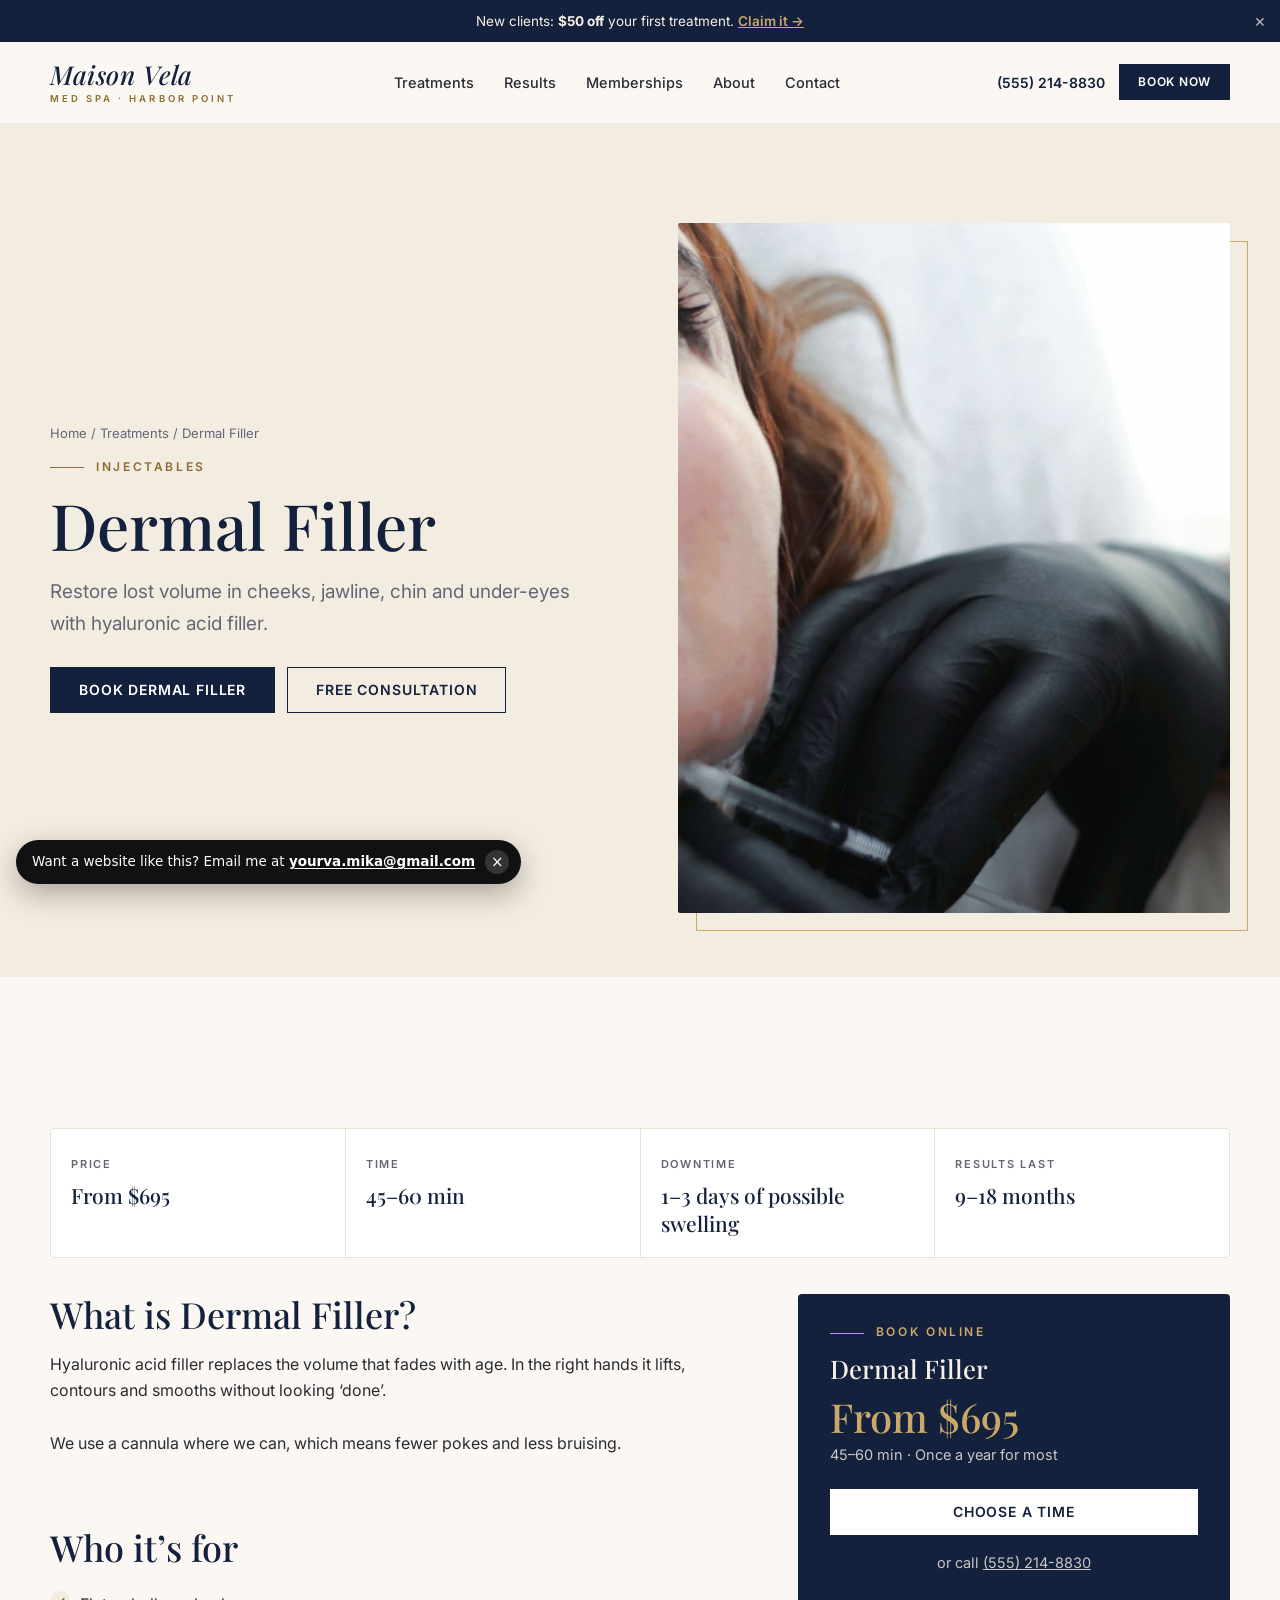
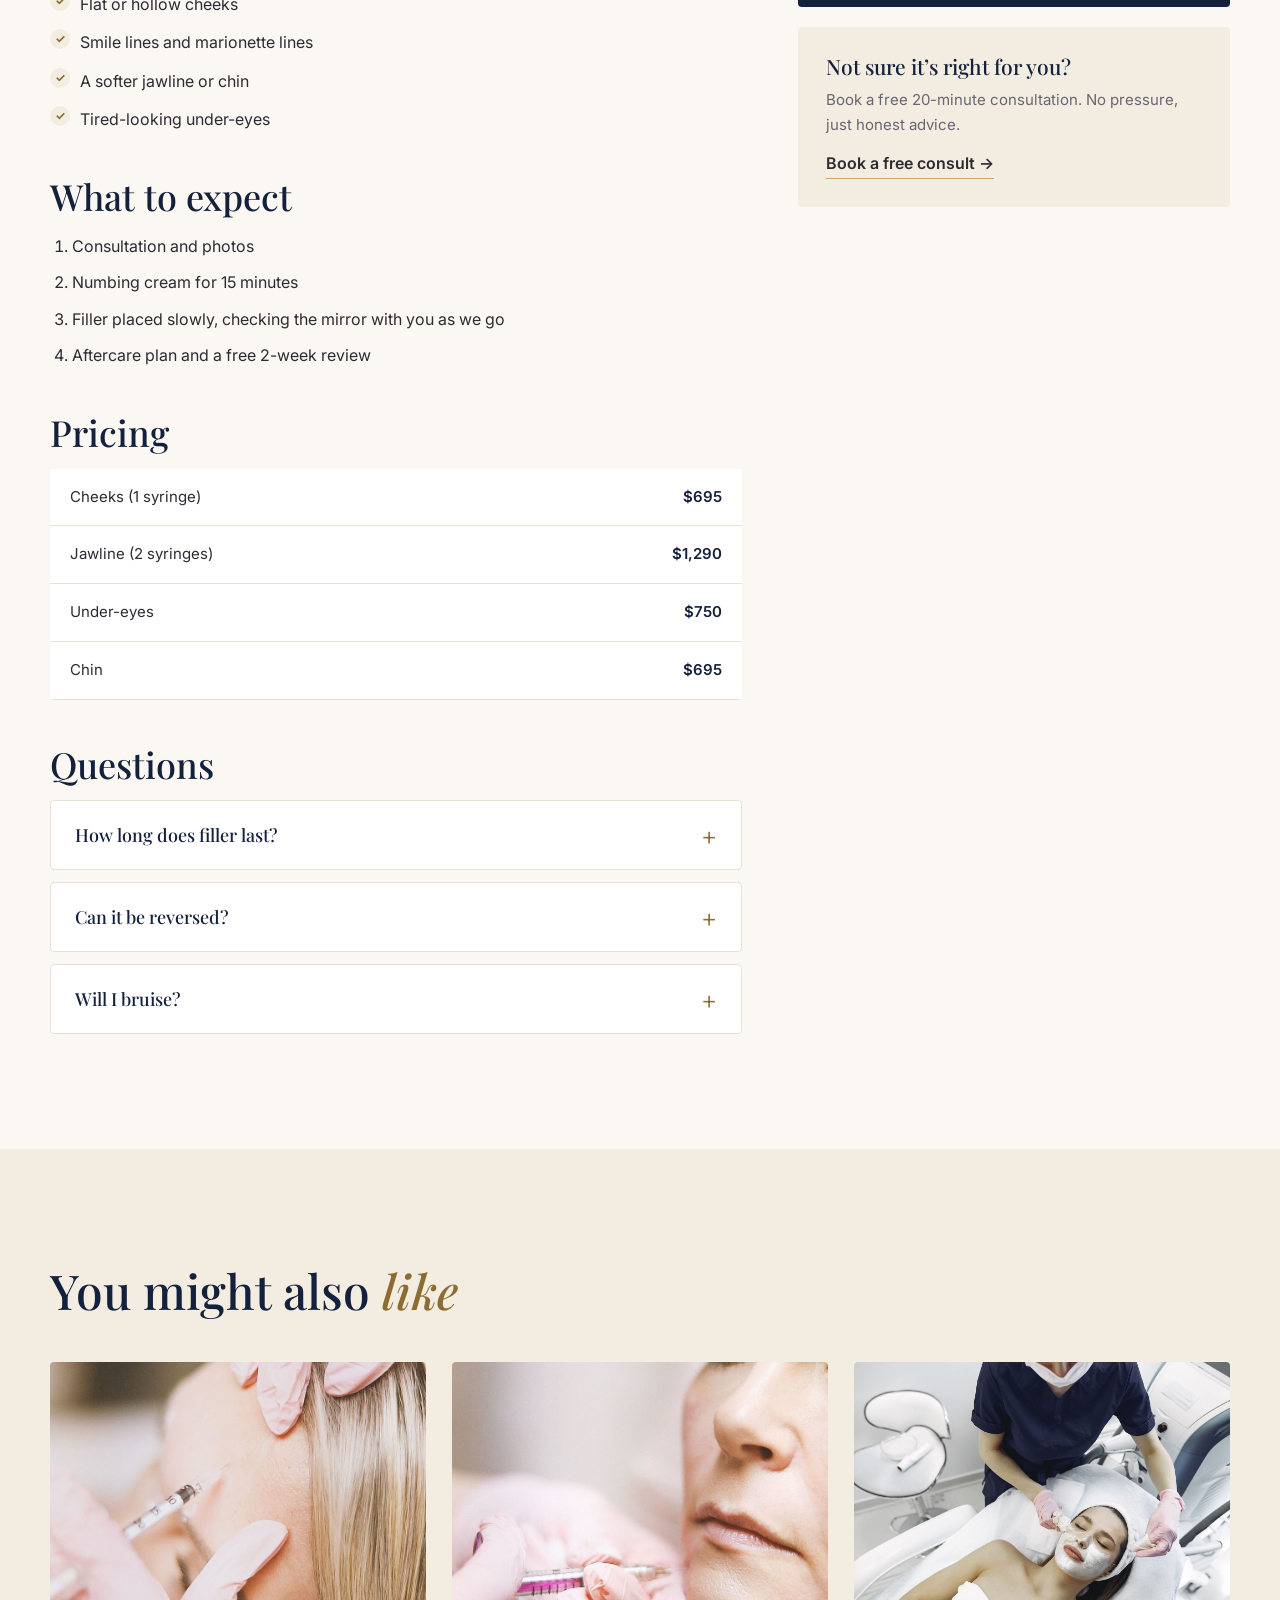
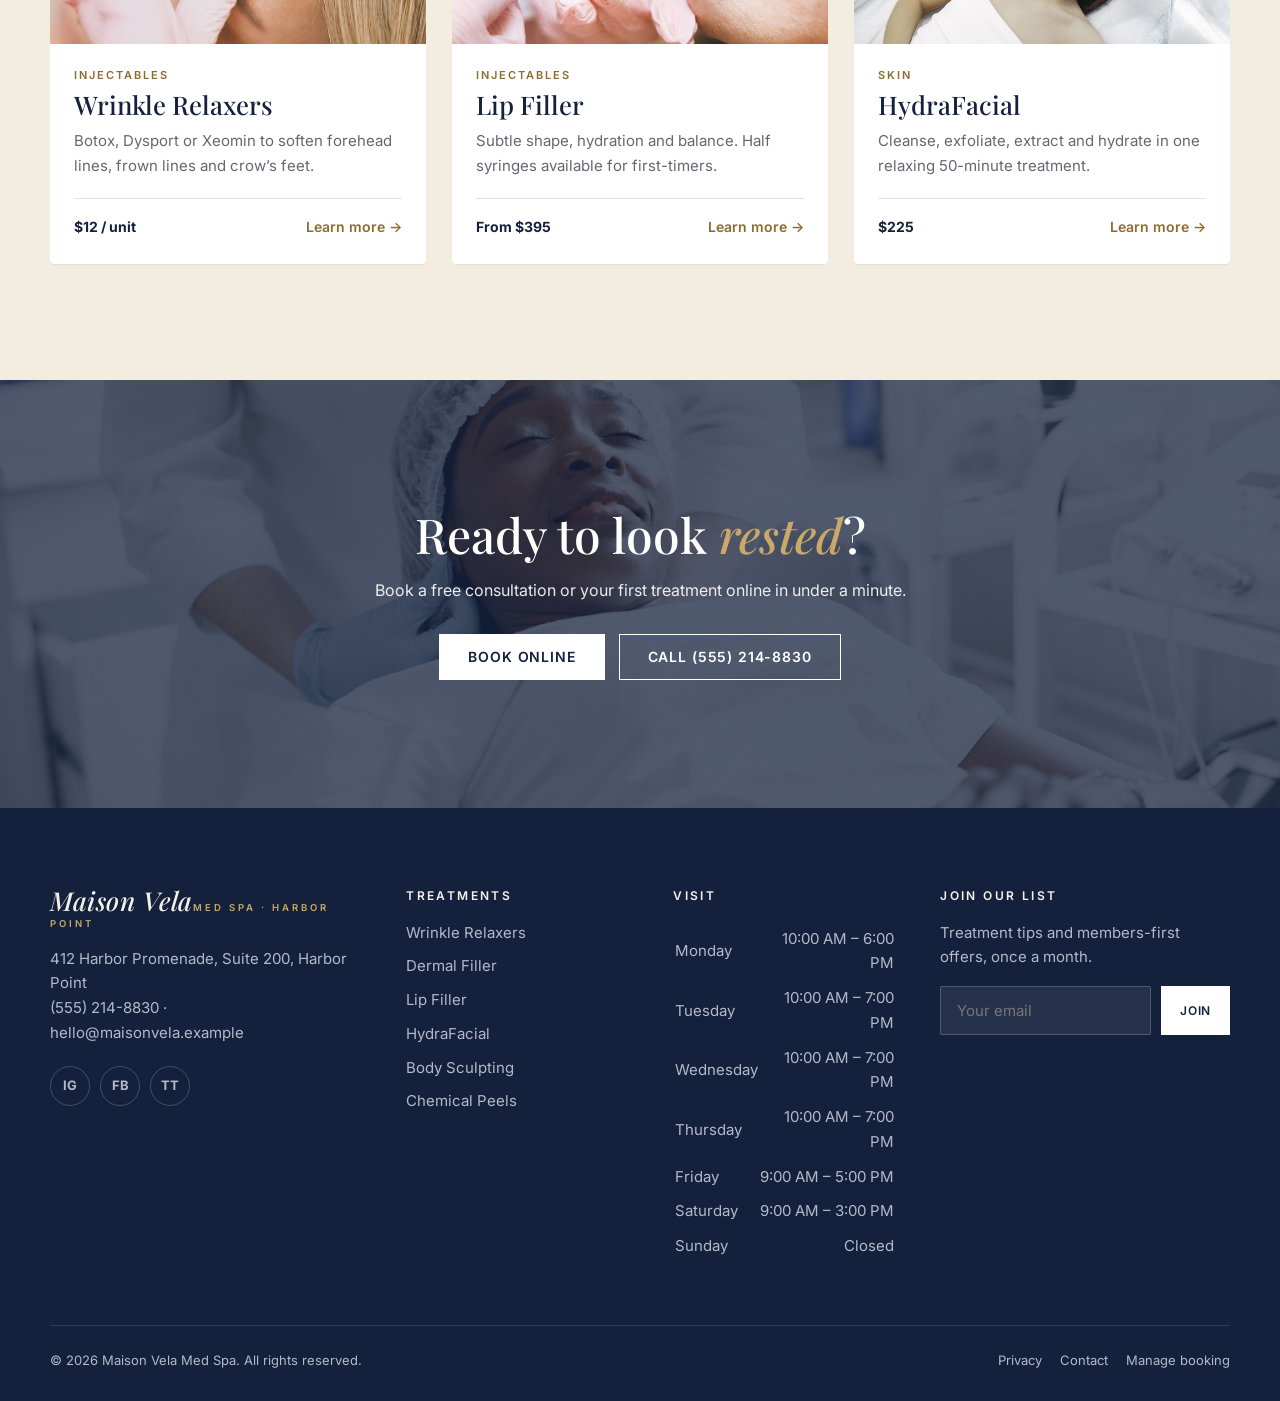
<file: treatments/dermal-filler.html>
<!doctype html><html lang="en"><head><meta charset="utf-8"><meta name="viewport" content="width=device-width,initial-scale=1">
<title>Dermal Filler in Harbor Point | Maison Vela Med Spa</title><meta name="robots" content="noindex, nofollow"><meta name="description" content="Dermal Filler at Maison Vela Med Spa: Restore lost volume in cheeks, jawline, chin and under-eyes with hyaluronic acid filler. From $695.">
<meta property="og:title" content="Dermal Filler in Harbor Point | Maison Vela Med Spa"><meta property="og:description" content="Dermal Filler at Maison Vela Med Spa: Restore lost volume in cheeks, jawline, chin and under-eyes with hyaluronic acid filler. From $695."><meta property="og:image" content="../img/3985323.jpg">
<link rel="icon" href="data:image/svg+xml,<svg xmlns='http://www.w3.org/2000/svg' viewBox='0 0 64 64'><circle cx='32' cy='32' r='32' fill='%2314213D'/><text x='32' y='43' font-size='30' text-anchor='middle' fill='white' font-family='Georgia'>M</text></svg>">
<link rel="preconnect" href="https://fonts.googleapis.com"><link rel="preconnect" href="https://fonts.gstatic.com" crossorigin>
<link href="https://fonts.googleapis.com/css2?family=Playfair+Display:ital,wght@0,500;0,600;1,500&family=Inter:wght@400;500;600;700&display=swap" rel="stylesheet">
<link rel="stylesheet" href="../css/style.css">
<script type="application/ld+json">{"@context": "https://schema.org", "@type": "MedicalBusiness", "name": "Maison Vela Med Spa", "telephone": "(555) 214-8830", "email": "hello@maisonvela.example", "address": "412 Harbor Promenade, Suite 200, Harbor Point", "url": "index.html"}</script>
</head><body>
<div class="announce">New clients: <b>$50 off</b> your first treatment. <a href="../#" data-open-offer>Claim it →</a><button aria-label="Close announcement">×</button></div>
<header class="site-header"><div class="wrap"><a class="logo" href="../index.html"><b>Maison Vela</b><small>Med Spa · Harbor Point</small></a>
<nav class="nav" aria-label="Main"><a href="../treatments.html">Treatments</a><a href="../results.html">Results</a><a href="../memberships.html">Memberships</a><a href="../about.html">About</a><a href="../contact.html">Contact</a></nav>
<div class="hdr-cta"><a class="tel" href="tel:5552148830">(555) 214-8830</a><a class="btn sm" href="../book.html">Book now</a><button class="burger" aria-label="Menu"><i></i><i></i><i></i></button></div></div></header>
<nav class="mobile-nav" aria-label="Mobile"><a href="../treatments.html">Treatments</a><a href="../results.html">Results</a><a href="../memberships.html">Memberships</a><a href="../about.html">About</a><a href="../contact.html">Contact</a><a href="../book.html">Manage booking</a><a class="btn" href="../book.html">Book now</a><p class="muted" style="margin-top:18px">(555) 214-8830<br>412 Harbor Promenade, Suite 200, Harbor Point</p></nav>
<main><section class="page-hero" style="text-align:left"><div class="wrap split" style="align-items:center"><div><div class="crumbs"><a href="../index.html">Home</a> / <a href="../treatments.html">Treatments</a> / Dermal Filler</div>
<span class="eyebrow">Injectables</span><h1 style="font-size:clamp(40px,5vw,64px)">Dermal Filler</h1><p class="lead" style="margin-top:16px">Restore lost volume in cheeks, jawline, chin and under-eyes with hyaluronic acid filler.</p>
<div style="display:flex;gap:12px;margin-top:28px;flex-wrap:wrap"><a class="btn" href="../book.html?t=dermal-filler">Book Dermal Filler</a><a class="btn ghost" href="../book.html?t=consult">Free consultation</a></div></div>
<div class="ph"><img src="../img/6080267.jpg" alt="Dermal Filler at Maison Vela Med Spa"></div></div></section>
<section class="section"><div class="wrap"><div class="facts"><div><span>Price</span><b>From $695</b></div><div><span>Time</span><b>45–60 min</b></div><div><span>Downtime</span><b>1–3 days of possible swelling</b></div><div><span>Results last</span><b>9–18 months</b></div></div><div class="tdetail"><div>
<h2>What is Dermal Filler?</h2><p>Hyaluronic acid filler replaces the volume that fades with age. In the right hands it lifts, contours and smooths without looking ‘done’.</p><br><p>We use a cannula where we can, which means fewer pokes and less bruising.</p><br>
<h2>Who it’s for</h2><ul class="checks"><li>Flat or hollow cheeks</li><li>Smile lines and marionette lines</li><li>A softer jawline or chin</li><li>Tired-looking under-eyes</li></ul>
<h2>What to expect</h2><ol><li>Consultation and photos</li><li>Numbing cream for 15 minutes</li><li>Filler placed slowly, checking the mirror with you as we go</li><li>Aftercare plan and a free 2-week review</li></ol>
<h2>Pricing</h2><table class="ptable"><tbody><tr><td>Cheeks (1 syringe)</td><td>$695</td></tr><tr><td>Jawline (2 syringes)</td><td>$1,290</td></tr><tr><td>Under-eyes</td><td>$750</td></tr><tr><td>Chin</td><td>$695</td></tr></tbody></table>
<h2>Questions</h2><div class="faq"><details><summary>How long does filler last?</summary><p>Between 9 and 18 months depending on the area and the product.</p></details><details><summary>Can it be reversed?</summary><p>Yes. Hyaluronic acid filler can be dissolved if you ever want to undo it.</p></details><details><summary>Will I bruise?</summary><p>Some people do. Skip alcohol, fish oil and ibuprofen for 3 days before to lower the chance.</p></details></div></div>
<aside class="sticky"><div class="book-card"><span class="eyebrow">Book online</span><h3>Dermal Filler</h3><div class="price">From $695</div><p>45–60 min · Once a year for most</p>
<a class="btn light" href="../book.html?t=dermal-filler">Choose a time</a><p style="margin-top:16px;text-align:center">or call <a href="tel:5552148830">(555) 214-8830</a></p></div>
<div class="side-card" style="margin-top:20px"><h3 style="font-size:21px">Not sure it’s right for you?</h3><p class="muted" style="font-size:15px">Book a free 20-minute consultation. No pressure, just honest advice.</p><a class="link" href="../book.html?t=consult" style="display:inline-block;margin-top:12px">Book a free consult →</a></div></aside></div></div></section>
<section class="section alt"><div class="wrap"><div class="head"><h2>You might also <em>like</em></h2></div><div class="tgrid"><a class="tcard reveal" href="../treatments/wrinkle-relaxers.html" data-cat="injectables"><div class="im"><img src="../img/34220537.jpg" alt="Wrinkle Relaxers" loading="lazy"></div>
<div class="bd"><span class="cat">Injectables</span><h3>Wrinkle Relaxers</h3><p>Botox, Dysport or Xeomin to soften forehead lines, frown lines and crow’s feet.</p><div class="meta"><b>$12 / unit</b><span>Learn more →</span></div></div></a><a class="tcard reveal" href="../treatments/lip-filler.html" data-cat="injectables"><div class="im"><img src="../img/34220532.jpg" alt="Lip Filler" loading="lazy"></div>
<div class="bd"><span class="cat">Injectables</span><h3>Lip Filler</h3><p>Subtle shape, hydration and balance. Half syringes available for first-timers.</p><div class="meta"><b>From $395</b><span>Learn more →</span></div></div></a><a class="tcard reveal" href="../treatments/hydrafacial.html" data-cat="skin"><div class="im"><img src="../img/3985361.jpg" alt="HydraFacial" loading="lazy"></div>
<div class="bd"><span class="cat">Skin</span><h3>HydraFacial</h3><p>Cleanse, exfoliate, extract and hydrate in one relaxing 50-minute treatment.</p><div class="meta"><b>$225</b><span>Learn more →</span></div></div></a></div></div></section><section class="cta"><img src="../img/7446670.jpg" alt="" loading="lazy"><div class="wrap"><h2>Ready to look <em>rested</em>?</h2><p>Book a free consultation or your first treatment online in under a minute.</p>
<div class="btns"><a class="btn light" href="../book.html">Book online</a><a class="btn ghost" href="tel:5552148830">Call (555) 214-8830</a></div></div></section></main>
<footer class="site-footer"><div class="wrap"><div class="cols">
<div><a class="logo" href="../index.html"><b>Maison Vela</b><small>Med Spa · Harbor Point</small></a><p style="margin-top:18px">412 Harbor Promenade, Suite 200, Harbor Point<br><a href="tel:5552148830" style="display:inline">(555) 214-8830</a> · <a href="mailto:hello@maisonvela.example" style="display:inline">hello@maisonvela.example</a></p>
<div class="social"><a href="#" aria-label="Instagram">IG</a><a href="#" aria-label="Facebook">FB</a><a href="#" aria-label="TikTok">TT</a></div></div>
<div><h4>Treatments</h4><a href="../treatments/wrinkle-relaxers.html">Wrinkle Relaxers</a><a href="../treatments/dermal-filler.html">Dermal Filler</a><a href="../treatments/lip-filler.html">Lip Filler</a><a href="../treatments/hydrafacial.html">HydraFacial</a><a href="../treatments/body-sculpting.html">Body Sculpting</a><a href="../treatments/chemical-peels.html">Chemical Peels</a></div>
<div><h4>Visit</h4><table class="hours"><tr><td>Monday</td><td>10:00 AM – 6:00 PM</td></tr><tr><td>Tuesday</td><td>10:00 AM – 7:00 PM</td></tr><tr><td>Wednesday</td><td>10:00 AM – 7:00 PM</td></tr><tr><td>Thursday</td><td>10:00 AM – 7:00 PM</td></tr><tr><td>Friday</td><td>9:00 AM – 5:00 PM</td></tr><tr><td>Saturday</td><td>9:00 AM – 3:00 PM</td></tr><tr><td>Sunday</td><td>Closed</td></tr></table></div>
<div><h4>Join our list</h4><p>Treatment tips and members-first offers, once a month.</p>
<form class="newsletter" data-form="newsletter" data-thanks="You’re on the list. Welcome!" novalidate><div class="field"><input type="email" name="email" placeholder="Your email" required aria-label="Email"></div><button class="btn sm light">Join</button></form></div>
</div><div class="base"><span>© 2026 Maison Vela Med Spa. All rights reserved.</span><span><a href="../privacy.html">Privacy</a><a href="../contact.html">Contact</a><a href="../book.html">Manage booking</a></span></div></div></footer>
<a class="btn mobile-book" href="../book.html">Book now</a>
<div id="offer-pop" role="dialog" aria-modal="true" aria-label="New client offer"><div class="pop-bg"></div><div class="pop"><img src="../img/7446670.jpg" alt="" loading=lazy><div class="in"><button class="pop-close" aria-label="Close">×</button>
<div class="pop-form"><span class="eyebrow">New client offer</span><h3>New here? Your first visit is on us.</h3><p class="offer">$50 off any first treatment, or a free consultation.</p>
<form class="form" novalidate><div class="field"><label for="f-name">First name *</label><input type="text" name="name" id="f-name" autocomplete="given-name" placeholder="" required><span class="msg">This field is required.</span></div><div class="field"><label for="f-email">Email *</label><input type="email" name="email" id="f-email" autocomplete="email" placeholder="" required><span class="msg">Please enter a valid email.</span></div><div class="field"><label for="f-phone">Phone *</label><input type="tel" name="phone" id="f-phone" autocomplete="on" placeholder="" required><span class="msg">Please enter a 10-digit phone number.</span></div><button class="btn">Claim my offer</button></form>
<small>By signing up you agree to receive texts and emails. Reply STOP anytime.</small></div>
<div class="pop-done form-done" hidden><div class="ok">✓</div><h3>You’re in!</h3><p class="muted">Your offer is saved. We’ll text you within the hour to help you book.</p><a class="btn" href="../book.html" style="margin-top:20px">Book now</a></div></div></div></div>

<script src="../js/site-data.js"></script><script src="../js/core.js" defer></script>
</body></html>
</file>
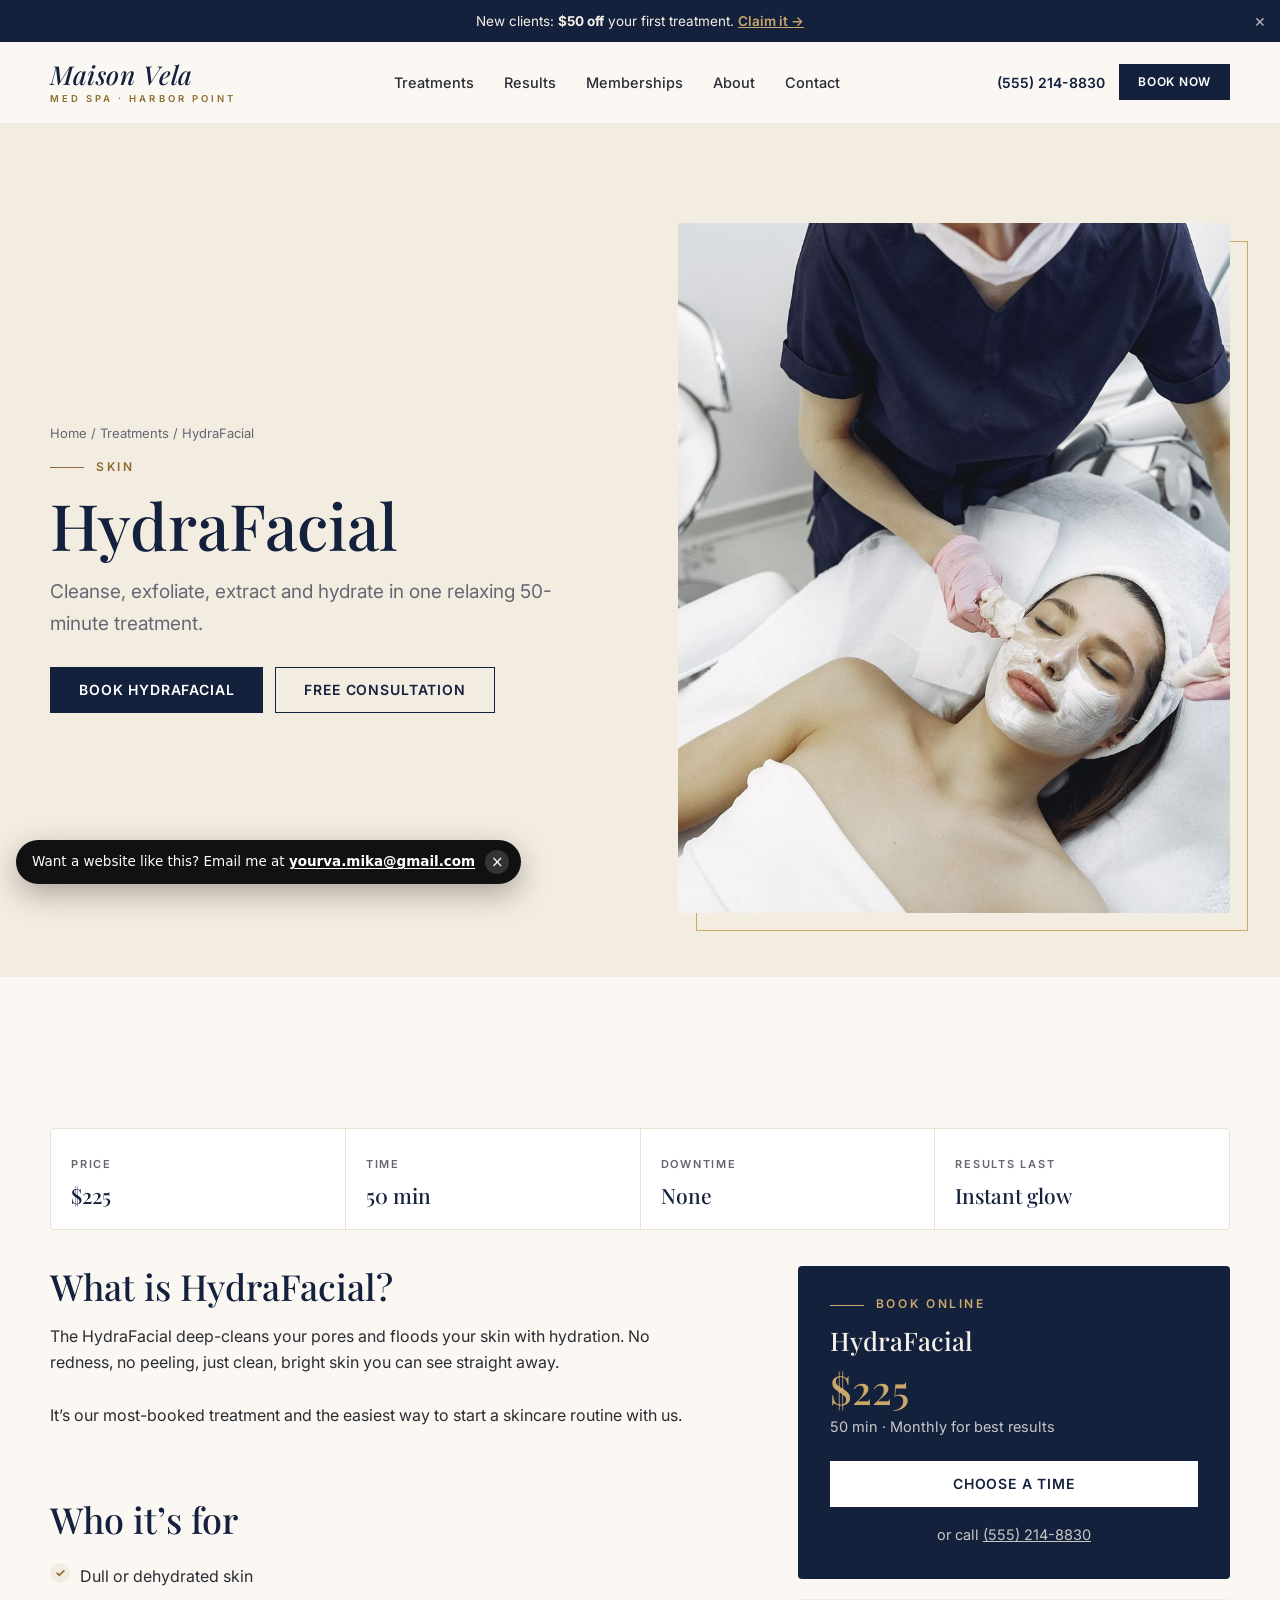
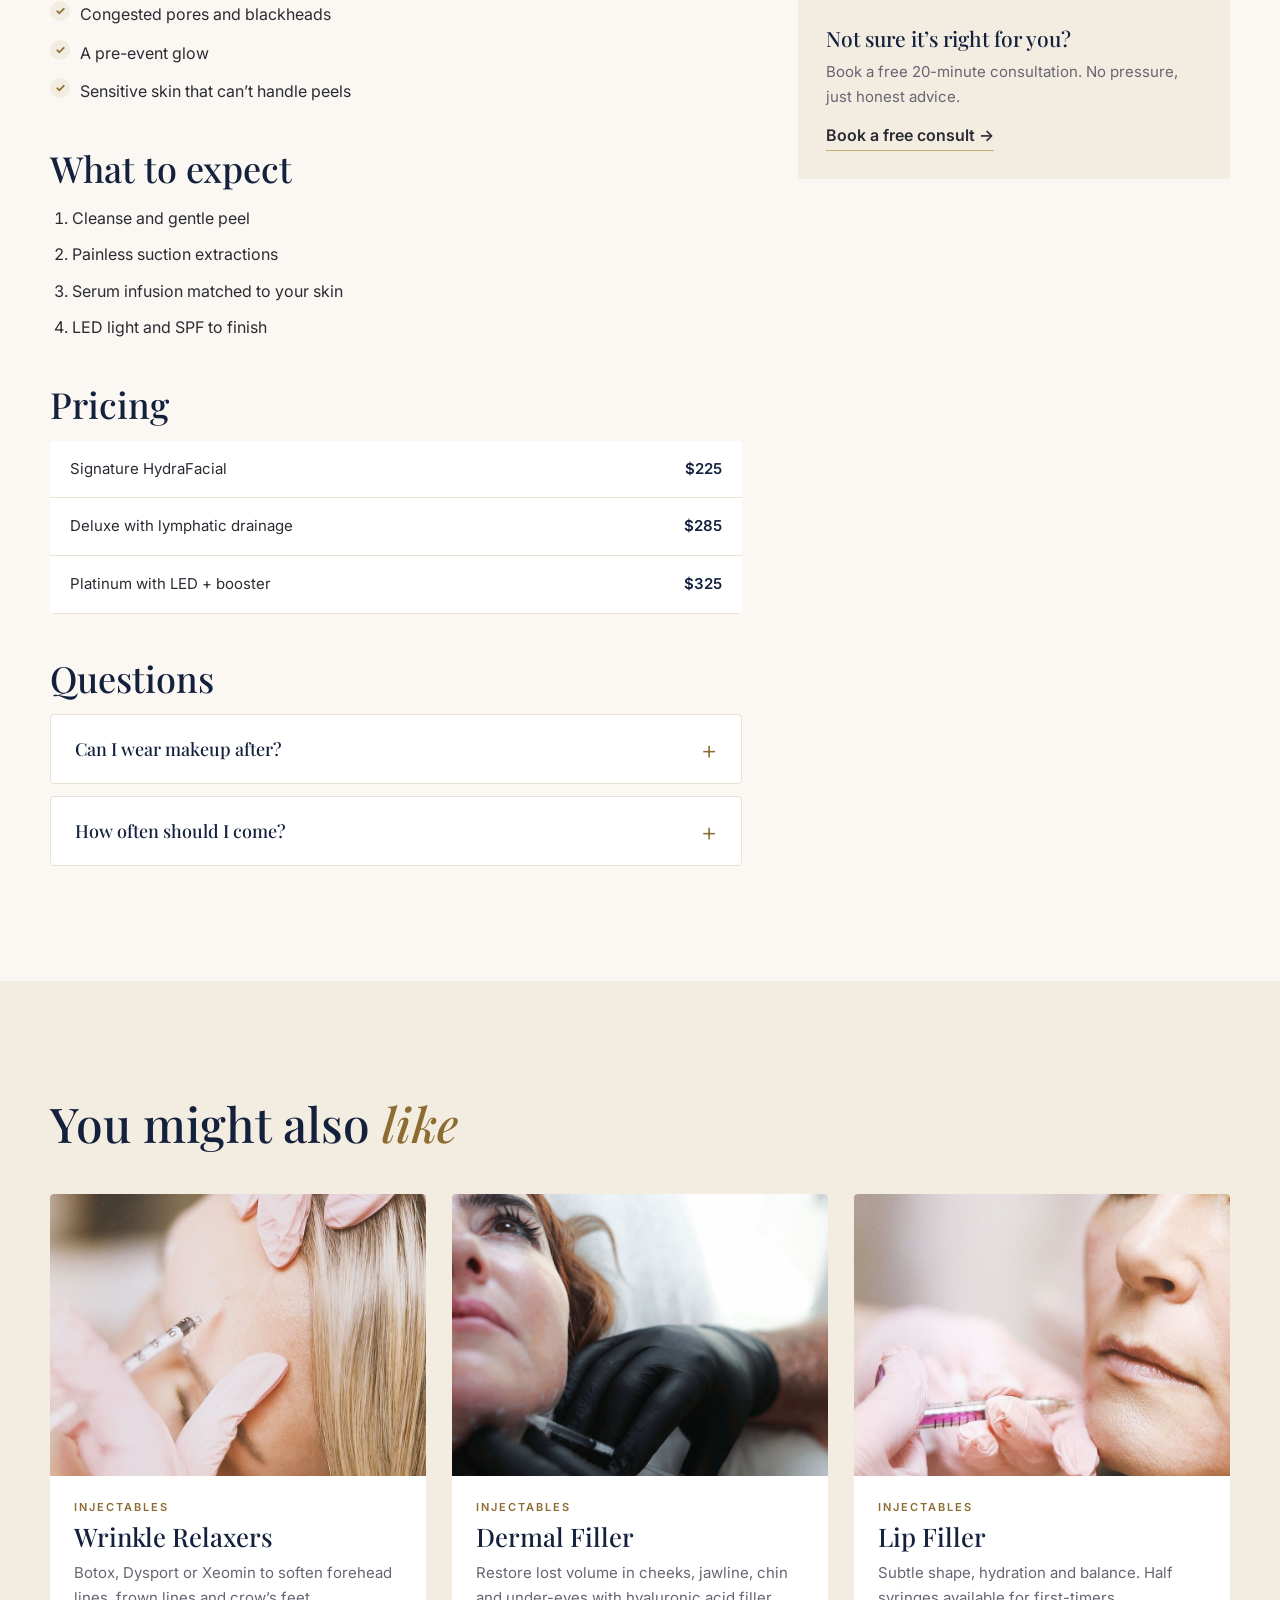
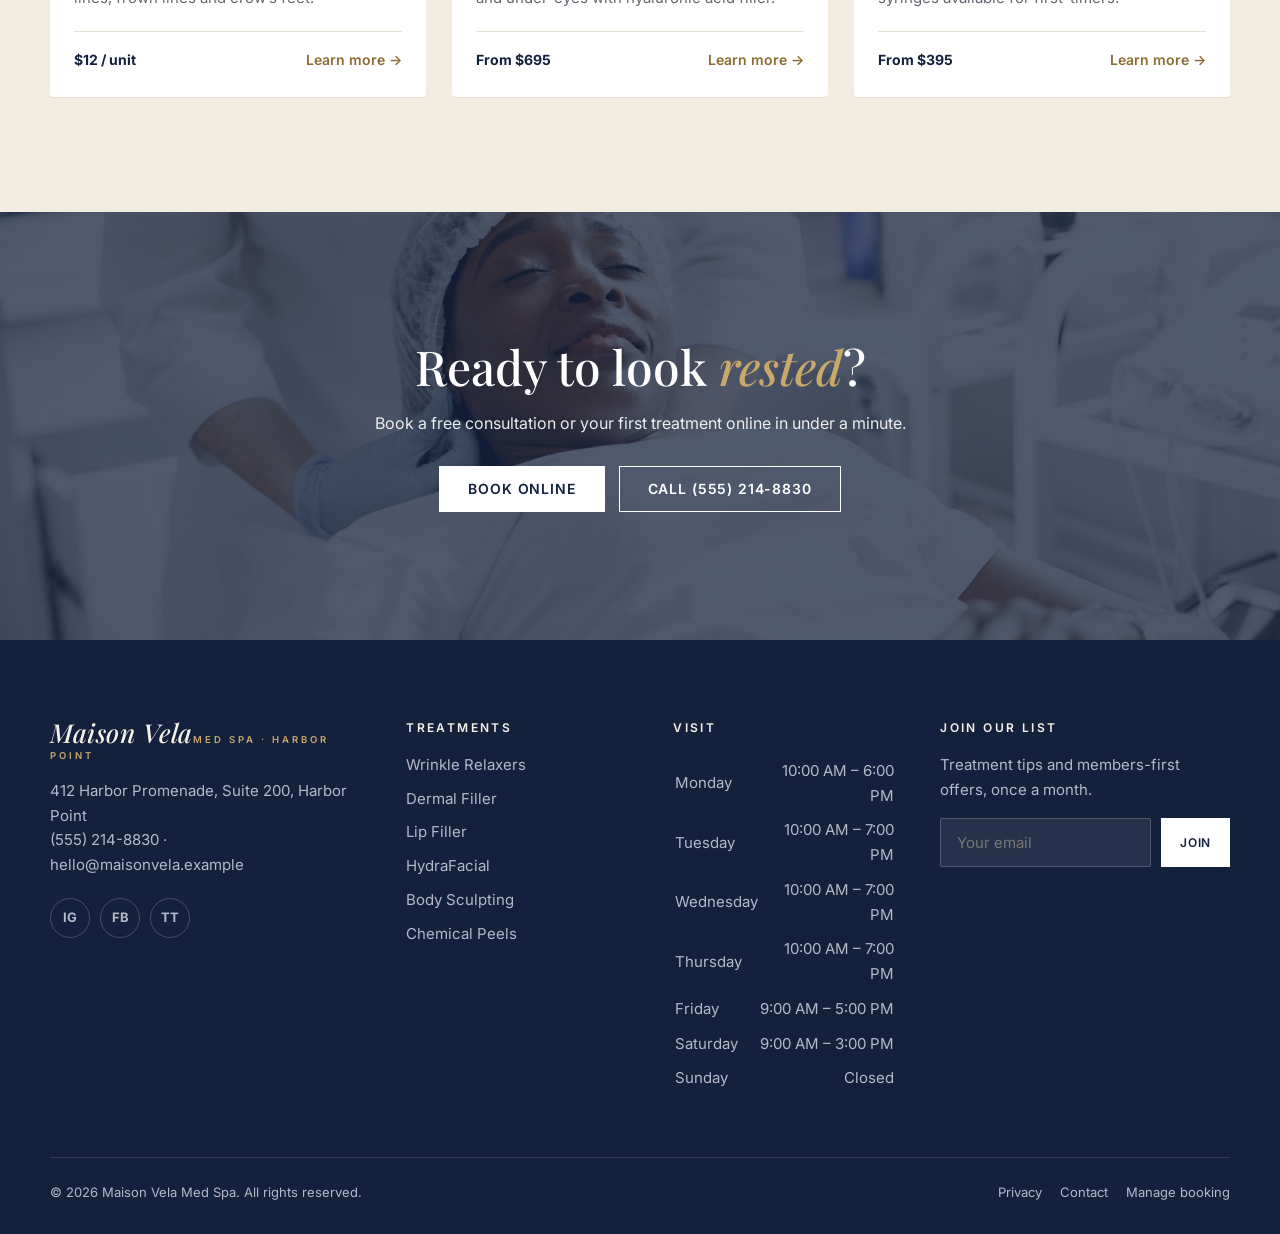
<file: treatments/hydrafacial.html>
<!doctype html><html lang="en"><head><meta charset="utf-8"><meta name="viewport" content="width=device-width,initial-scale=1">
<title>HydraFacial in Harbor Point | Maison Vela Med Spa</title><meta name="robots" content="noindex, nofollow"><meta name="description" content="HydraFacial at Maison Vela Med Spa: Cleanse, exfoliate, extract and hydrate in one relaxing 50-minute treatment. $225.">
<meta property="og:title" content="HydraFacial in Harbor Point | Maison Vela Med Spa"><meta property="og:description" content="HydraFacial at Maison Vela Med Spa: Cleanse, exfoliate, extract and hydrate in one relaxing 50-minute treatment. $225."><meta property="og:image" content="../img/3985323.jpg">
<link rel="icon" href="data:image/svg+xml,<svg xmlns='http://www.w3.org/2000/svg' viewBox='0 0 64 64'><circle cx='32' cy='32' r='32' fill='%2314213D'/><text x='32' y='43' font-size='30' text-anchor='middle' fill='white' font-family='Georgia'>M</text></svg>">
<link rel="preconnect" href="https://fonts.googleapis.com"><link rel="preconnect" href="https://fonts.gstatic.com" crossorigin>
<link href="https://fonts.googleapis.com/css2?family=Playfair+Display:ital,wght@0,500;0,600;1,500&family=Inter:wght@400;500;600;700&display=swap" rel="stylesheet">
<link rel="stylesheet" href="../css/style.css">
<script type="application/ld+json">{"@context": "https://schema.org", "@type": "MedicalBusiness", "name": "Maison Vela Med Spa", "telephone": "(555) 214-8830", "email": "hello@maisonvela.example", "address": "412 Harbor Promenade, Suite 200, Harbor Point", "url": "index.html"}</script>
</head><body>
<div class="announce">New clients: <b>$50 off</b> your first treatment. <a href="../#" data-open-offer>Claim it →</a><button aria-label="Close announcement">×</button></div>
<header class="site-header"><div class="wrap"><a class="logo" href="../index.html"><b>Maison Vela</b><small>Med Spa · Harbor Point</small></a>
<nav class="nav" aria-label="Main"><a href="../treatments.html">Treatments</a><a href="../results.html">Results</a><a href="../memberships.html">Memberships</a><a href="../about.html">About</a><a href="../contact.html">Contact</a></nav>
<div class="hdr-cta"><a class="tel" href="tel:5552148830">(555) 214-8830</a><a class="btn sm" href="../book.html">Book now</a><button class="burger" aria-label="Menu"><i></i><i></i><i></i></button></div></div></header>
<nav class="mobile-nav" aria-label="Mobile"><a href="../treatments.html">Treatments</a><a href="../results.html">Results</a><a href="../memberships.html">Memberships</a><a href="../about.html">About</a><a href="../contact.html">Contact</a><a href="../book.html">Manage booking</a><a class="btn" href="../book.html">Book now</a><p class="muted" style="margin-top:18px">(555) 214-8830<br>412 Harbor Promenade, Suite 200, Harbor Point</p></nav>
<main><section class="page-hero" style="text-align:left"><div class="wrap split" style="align-items:center"><div><div class="crumbs"><a href="../index.html">Home</a> / <a href="../treatments.html">Treatments</a> / HydraFacial</div>
<span class="eyebrow">Skin</span><h1 style="font-size:clamp(40px,5vw,64px)">HydraFacial</h1><p class="lead" style="margin-top:16px">Cleanse, exfoliate, extract and hydrate in one relaxing 50-minute treatment.</p>
<div style="display:flex;gap:12px;margin-top:28px;flex-wrap:wrap"><a class="btn" href="../book.html?t=hydrafacial">Book HydraFacial</a><a class="btn ghost" href="../book.html?t=consult">Free consultation</a></div></div>
<div class="ph"><img src="../img/3985361.jpg" alt="HydraFacial at Maison Vela Med Spa"></div></div></section>
<section class="section"><div class="wrap"><div class="facts"><div><span>Price</span><b>$225</b></div><div><span>Time</span><b>50 min</b></div><div><span>Downtime</span><b>None</b></div><div><span>Results last</span><b>Instant glow</b></div></div><div class="tdetail"><div>
<h2>What is HydraFacial?</h2><p>The HydraFacial deep-cleans your pores and floods your skin with hydration. No redness, no peeling, just clean, bright skin you can see straight away.</p><br><p>It’s our most-booked treatment and the easiest way to start a skincare routine with us.</p><br>
<h2>Who it’s for</h2><ul class="checks"><li>Dull or dehydrated skin</li><li>Congested pores and blackheads</li><li>A pre-event glow</li><li>Sensitive skin that can’t handle peels</li></ul>
<h2>What to expect</h2><ol><li>Cleanse and gentle peel</li><li>Painless suction extractions</li><li>Serum infusion matched to your skin</li><li>LED light and SPF to finish</li></ol>
<h2>Pricing</h2><table class="ptable"><tbody><tr><td>Signature HydraFacial</td><td>$225</td></tr><tr><td>Deluxe with lymphatic drainage</td><td>$285</td></tr><tr><td>Platinum with LED + booster</td><td>$325</td></tr></tbody></table>
<h2>Questions</h2><div class="faq"><details><summary>Can I wear makeup after?</summary><p>We suggest waiting until the next day, but it’s fine if you need to.</p></details><details><summary>How often should I come?</summary><p>Once a month keeps your skin on track. It’s included in our Glow membership.</p></details></div></div>
<aside class="sticky"><div class="book-card"><span class="eyebrow">Book online</span><h3>HydraFacial</h3><div class="price">$225</div><p>50 min · Monthly for best results</p>
<a class="btn light" href="../book.html?t=hydrafacial">Choose a time</a><p style="margin-top:16px;text-align:center">or call <a href="tel:5552148830">(555) 214-8830</a></p></div>
<div class="side-card" style="margin-top:20px"><h3 style="font-size:21px">Not sure it’s right for you?</h3><p class="muted" style="font-size:15px">Book a free 20-minute consultation. No pressure, just honest advice.</p><a class="link" href="../book.html?t=consult" style="display:inline-block;margin-top:12px">Book a free consult →</a></div></aside></div></div></section>
<section class="section alt"><div class="wrap"><div class="head"><h2>You might also <em>like</em></h2></div><div class="tgrid"><a class="tcard reveal" href="../treatments/wrinkle-relaxers.html" data-cat="injectables"><div class="im"><img src="../img/34220537.jpg" alt="Wrinkle Relaxers" loading="lazy"></div>
<div class="bd"><span class="cat">Injectables</span><h3>Wrinkle Relaxers</h3><p>Botox, Dysport or Xeomin to soften forehead lines, frown lines and crow’s feet.</p><div class="meta"><b>$12 / unit</b><span>Learn more →</span></div></div></a><a class="tcard reveal" href="../treatments/dermal-filler.html" data-cat="injectables"><div class="im"><img src="../img/6080267.jpg" alt="Dermal Filler" loading="lazy"></div>
<div class="bd"><span class="cat">Injectables</span><h3>Dermal Filler</h3><p>Restore lost volume in cheeks, jawline, chin and under-eyes with hyaluronic acid filler.</p><div class="meta"><b>From $695</b><span>Learn more →</span></div></div></a><a class="tcard reveal" href="../treatments/lip-filler.html" data-cat="injectables"><div class="im"><img src="../img/34220532.jpg" alt="Lip Filler" loading="lazy"></div>
<div class="bd"><span class="cat">Injectables</span><h3>Lip Filler</h3><p>Subtle shape, hydration and balance. Half syringes available for first-timers.</p><div class="meta"><b>From $395</b><span>Learn more →</span></div></div></a></div></div></section><section class="cta"><img src="../img/7446670.jpg" alt="" loading="lazy"><div class="wrap"><h2>Ready to look <em>rested</em>?</h2><p>Book a free consultation or your first treatment online in under a minute.</p>
<div class="btns"><a class="btn light" href="../book.html">Book online</a><a class="btn ghost" href="tel:5552148830">Call (555) 214-8830</a></div></div></section></main>
<footer class="site-footer"><div class="wrap"><div class="cols">
<div><a class="logo" href="../index.html"><b>Maison Vela</b><small>Med Spa · Harbor Point</small></a><p style="margin-top:18px">412 Harbor Promenade, Suite 200, Harbor Point<br><a href="tel:5552148830" style="display:inline">(555) 214-8830</a> · <a href="mailto:hello@maisonvela.example" style="display:inline">hello@maisonvela.example</a></p>
<div class="social"><a href="#" aria-label="Instagram">IG</a><a href="#" aria-label="Facebook">FB</a><a href="#" aria-label="TikTok">TT</a></div></div>
<div><h4>Treatments</h4><a href="../treatments/wrinkle-relaxers.html">Wrinkle Relaxers</a><a href="../treatments/dermal-filler.html">Dermal Filler</a><a href="../treatments/lip-filler.html">Lip Filler</a><a href="../treatments/hydrafacial.html">HydraFacial</a><a href="../treatments/body-sculpting.html">Body Sculpting</a><a href="../treatments/chemical-peels.html">Chemical Peels</a></div>
<div><h4>Visit</h4><table class="hours"><tr><td>Monday</td><td>10:00 AM – 6:00 PM</td></tr><tr><td>Tuesday</td><td>10:00 AM – 7:00 PM</td></tr><tr><td>Wednesday</td><td>10:00 AM – 7:00 PM</td></tr><tr><td>Thursday</td><td>10:00 AM – 7:00 PM</td></tr><tr><td>Friday</td><td>9:00 AM – 5:00 PM</td></tr><tr><td>Saturday</td><td>9:00 AM – 3:00 PM</td></tr><tr><td>Sunday</td><td>Closed</td></tr></table></div>
<div><h4>Join our list</h4><p>Treatment tips and members-first offers, once a month.</p>
<form class="newsletter" data-form="newsletter" data-thanks="You’re on the list. Welcome!" novalidate><div class="field"><input type="email" name="email" placeholder="Your email" required aria-label="Email"></div><button class="btn sm light">Join</button></form></div>
</div><div class="base"><span>© 2026 Maison Vela Med Spa. All rights reserved.</span><span><a href="../privacy.html">Privacy</a><a href="../contact.html">Contact</a><a href="../book.html">Manage booking</a></span></div></div></footer>
<a class="btn mobile-book" href="../book.html">Book now</a>
<div id="offer-pop" role="dialog" aria-modal="true" aria-label="New client offer"><div class="pop-bg"></div><div class="pop"><img src="../img/7446670.jpg" alt="" loading=lazy><div class="in"><button class="pop-close" aria-label="Close">×</button>
<div class="pop-form"><span class="eyebrow">New client offer</span><h3>New here? Your first visit is on us.</h3><p class="offer">$50 off any first treatment, or a free consultation.</p>
<form class="form" novalidate><div class="field"><label for="f-name">First name *</label><input type="text" name="name" id="f-name" autocomplete="given-name" placeholder="" required><span class="msg">This field is required.</span></div><div class="field"><label for="f-email">Email *</label><input type="email" name="email" id="f-email" autocomplete="email" placeholder="" required><span class="msg">Please enter a valid email.</span></div><div class="field"><label for="f-phone">Phone *</label><input type="tel" name="phone" id="f-phone" autocomplete="on" placeholder="" required><span class="msg">Please enter a 10-digit phone number.</span></div><button class="btn">Claim my offer</button></form>
<small>By signing up you agree to receive texts and emails. Reply STOP anytime.</small></div>
<div class="pop-done form-done" hidden><div class="ok">✓</div><h3>You’re in!</h3><p class="muted">Your offer is saved. We’ll text you within the hour to help you book.</p><a class="btn" href="../book.html" style="margin-top:20px">Book now</a></div></div></div></div>

<script src="../js/site-data.js"></script><script src="../js/core.js" defer></script>
</body></html>
</file>
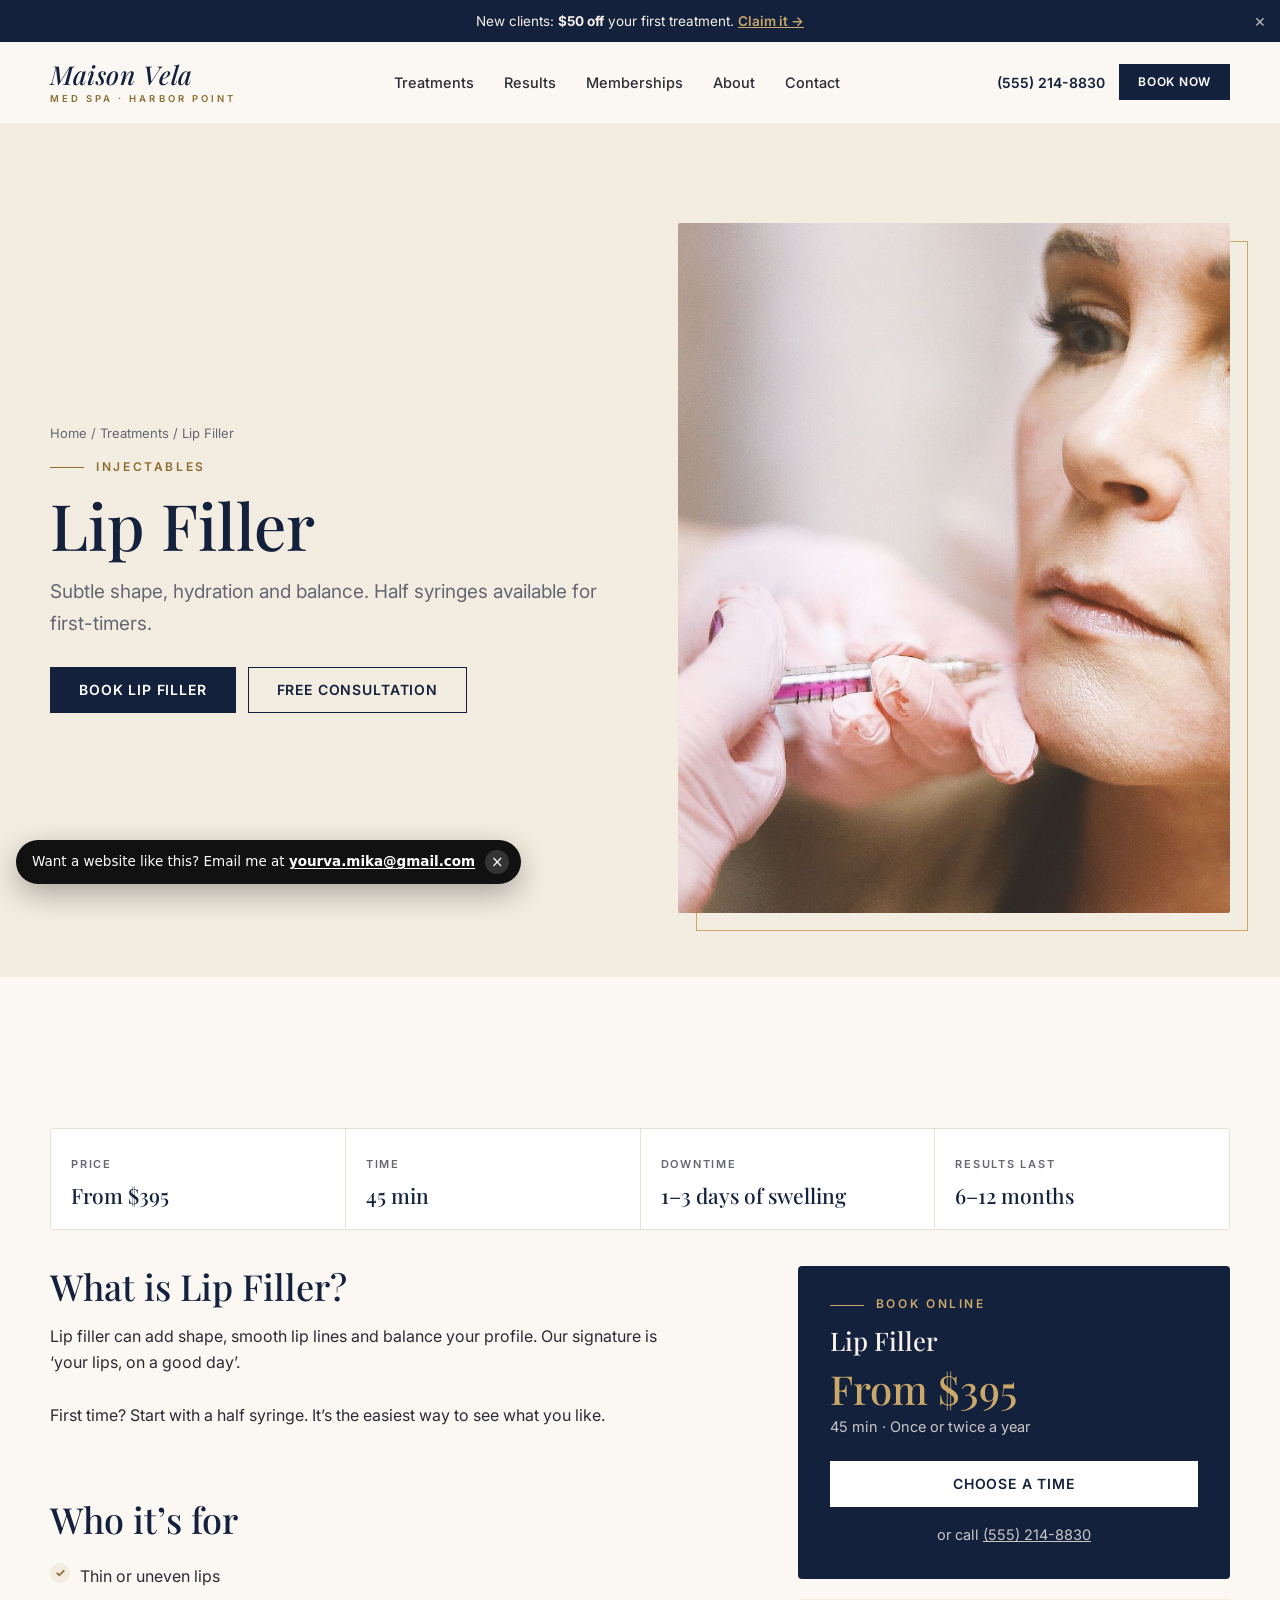
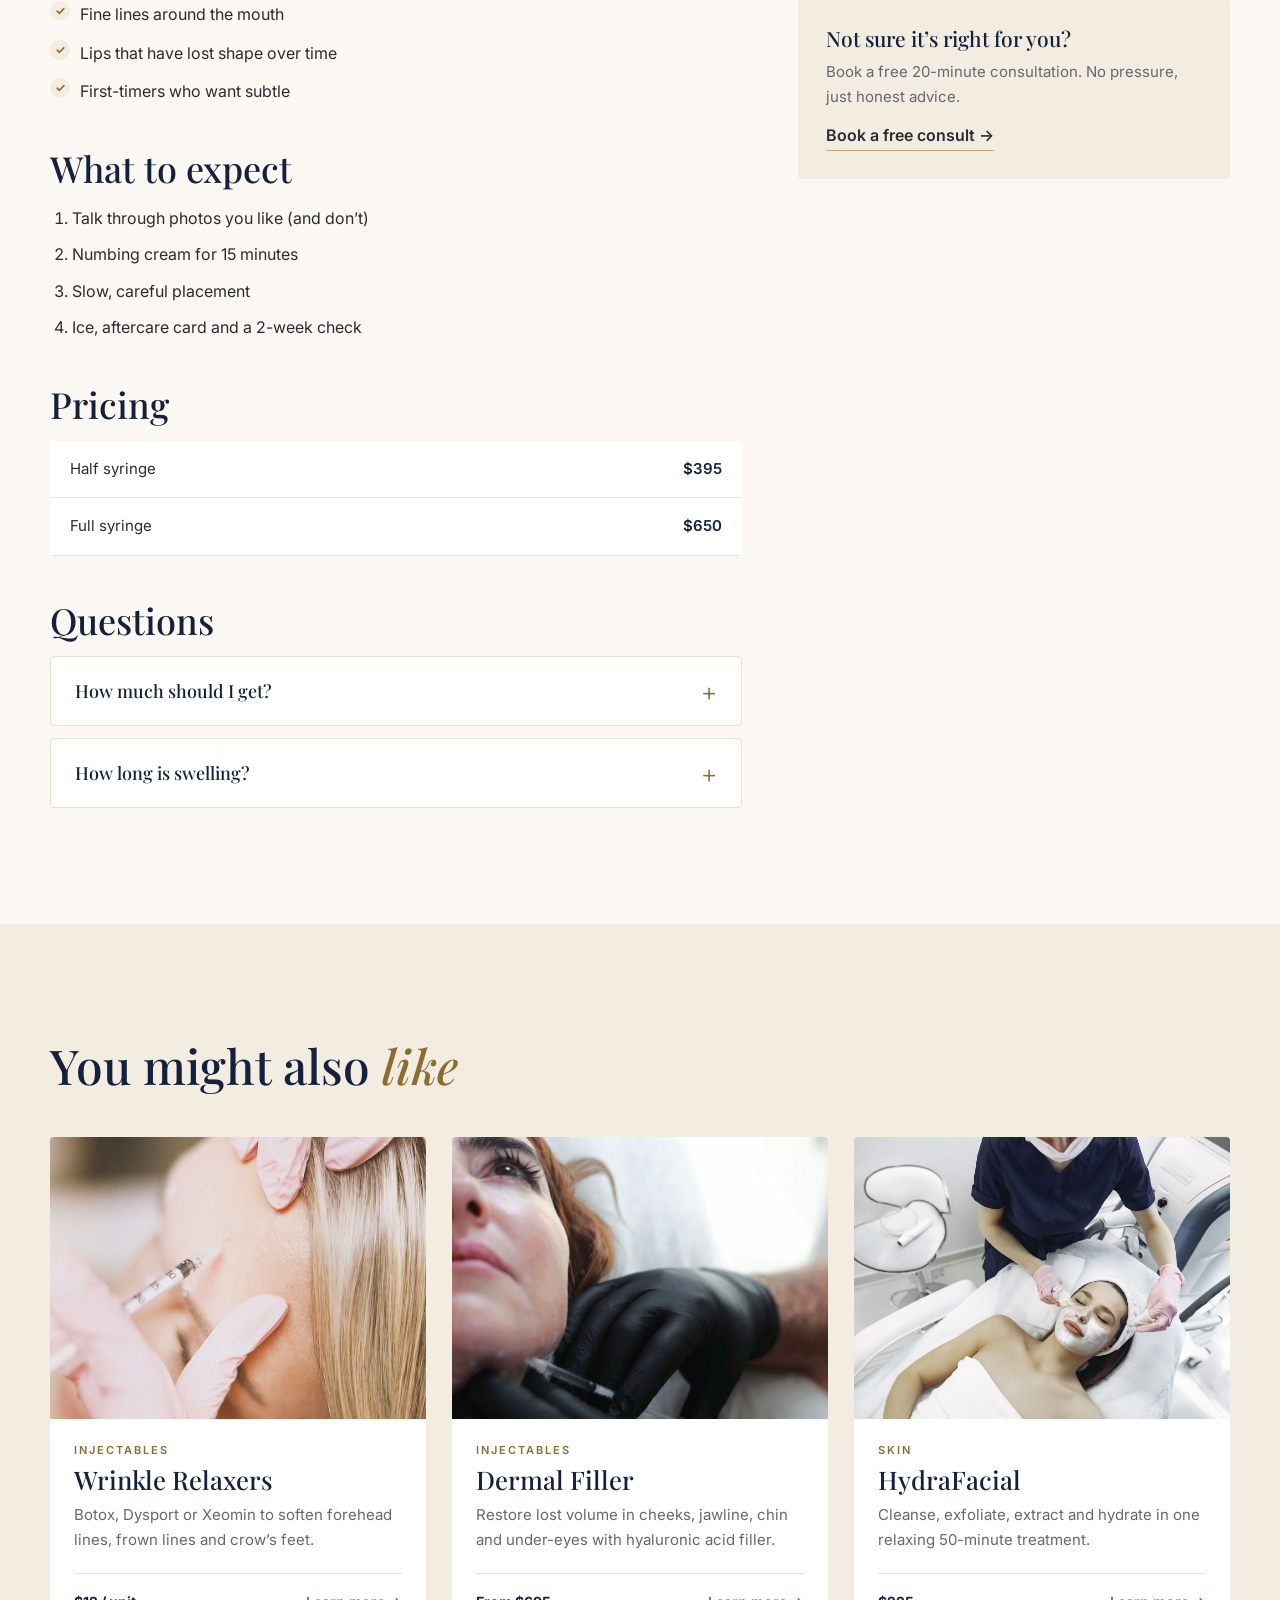
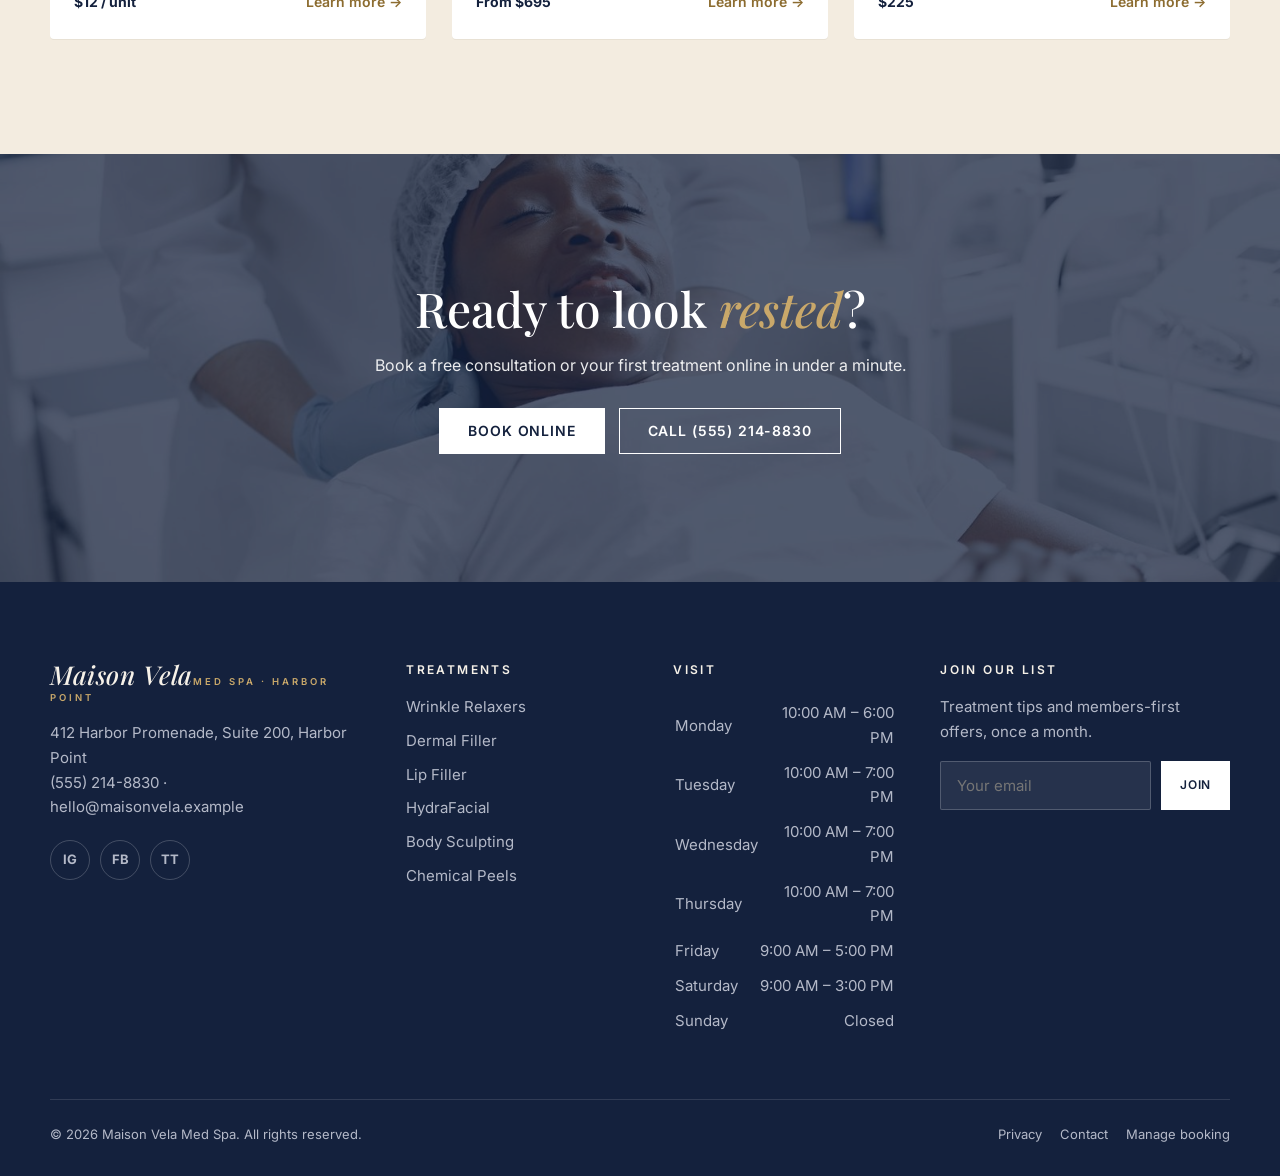
<file: treatments/lip-filler.html>
<!doctype html><html lang="en"><head><meta charset="utf-8"><meta name="viewport" content="width=device-width,initial-scale=1">
<title>Lip Filler in Harbor Point | Maison Vela Med Spa</title><meta name="robots" content="noindex, nofollow"><meta name="description" content="Lip Filler at Maison Vela Med Spa: Subtle shape, hydration and balance. Half syringes available for first-timers. From $395.">
<meta property="og:title" content="Lip Filler in Harbor Point | Maison Vela Med Spa"><meta property="og:description" content="Lip Filler at Maison Vela Med Spa: Subtle shape, hydration and balance. Half syringes available for first-timers. From $395."><meta property="og:image" content="../img/3985323.jpg">
<link rel="icon" href="data:image/svg+xml,<svg xmlns='http://www.w3.org/2000/svg' viewBox='0 0 64 64'><circle cx='32' cy='32' r='32' fill='%2314213D'/><text x='32' y='43' font-size='30' text-anchor='middle' fill='white' font-family='Georgia'>M</text></svg>">
<link rel="preconnect" href="https://fonts.googleapis.com"><link rel="preconnect" href="https://fonts.gstatic.com" crossorigin>
<link href="https://fonts.googleapis.com/css2?family=Playfair+Display:ital,wght@0,500;0,600;1,500&family=Inter:wght@400;500;600;700&display=swap" rel="stylesheet">
<link rel="stylesheet" href="../css/style.css">
<script type="application/ld+json">{"@context": "https://schema.org", "@type": "MedicalBusiness", "name": "Maison Vela Med Spa", "telephone": "(555) 214-8830", "email": "hello@maisonvela.example", "address": "412 Harbor Promenade, Suite 200, Harbor Point", "url": "index.html"}</script>
</head><body>
<div class="announce">New clients: <b>$50 off</b> your first treatment. <a href="../#" data-open-offer>Claim it →</a><button aria-label="Close announcement">×</button></div>
<header class="site-header"><div class="wrap"><a class="logo" href="../index.html"><b>Maison Vela</b><small>Med Spa · Harbor Point</small></a>
<nav class="nav" aria-label="Main"><a href="../treatments.html">Treatments</a><a href="../results.html">Results</a><a href="../memberships.html">Memberships</a><a href="../about.html">About</a><a href="../contact.html">Contact</a></nav>
<div class="hdr-cta"><a class="tel" href="tel:5552148830">(555) 214-8830</a><a class="btn sm" href="../book.html">Book now</a><button class="burger" aria-label="Menu"><i></i><i></i><i></i></button></div></div></header>
<nav class="mobile-nav" aria-label="Mobile"><a href="../treatments.html">Treatments</a><a href="../results.html">Results</a><a href="../memberships.html">Memberships</a><a href="../about.html">About</a><a href="../contact.html">Contact</a><a href="../book.html">Manage booking</a><a class="btn" href="../book.html">Book now</a><p class="muted" style="margin-top:18px">(555) 214-8830<br>412 Harbor Promenade, Suite 200, Harbor Point</p></nav>
<main><section class="page-hero" style="text-align:left"><div class="wrap split" style="align-items:center"><div><div class="crumbs"><a href="../index.html">Home</a> / <a href="../treatments.html">Treatments</a> / Lip Filler</div>
<span class="eyebrow">Injectables</span><h1 style="font-size:clamp(40px,5vw,64px)">Lip Filler</h1><p class="lead" style="margin-top:16px">Subtle shape, hydration and balance. Half syringes available for first-timers.</p>
<div style="display:flex;gap:12px;margin-top:28px;flex-wrap:wrap"><a class="btn" href="../book.html?t=lip-filler">Book Lip Filler</a><a class="btn ghost" href="../book.html?t=consult">Free consultation</a></div></div>
<div class="ph"><img src="../img/34220532.jpg" alt="Lip Filler at Maison Vela Med Spa"></div></div></section>
<section class="section"><div class="wrap"><div class="facts"><div><span>Price</span><b>From $395</b></div><div><span>Time</span><b>45 min</b></div><div><span>Downtime</span><b>1–3 days of swelling</b></div><div><span>Results last</span><b>6–12 months</b></div></div><div class="tdetail"><div>
<h2>What is Lip Filler?</h2><p>Lip filler can add shape, smooth lip lines and balance your profile. Our signature is ‘your lips, on a good day’.</p><br><p>First time? Start with a half syringe. It’s the easiest way to see what you like.</p><br>
<h2>Who it’s for</h2><ul class="checks"><li>Thin or uneven lips</li><li>Fine lines around the mouth</li><li>Lips that have lost shape over time</li><li>First-timers who want subtle</li></ul>
<h2>What to expect</h2><ol><li>Talk through photos you like (and don’t)</li><li>Numbing cream for 15 minutes</li><li>Slow, careful placement</li><li>Ice, aftercare card and a 2-week check</li></ol>
<h2>Pricing</h2><table class="ptable"><tbody><tr><td>Half syringe</td><td>$395</td></tr><tr><td>Full syringe</td><td>$650</td></tr></tbody></table>
<h2>Questions</h2><div class="faq"><details><summary>How much should I get?</summary><p>Most first-timers love a half or full syringe. We’ll suggest what suits your face.</p></details><details><summary>How long is swelling?</summary><p>Usually 24–72 hours. Day 3 is a good preview of the final look.</p></details></div></div>
<aside class="sticky"><div class="book-card"><span class="eyebrow">Book online</span><h3>Lip Filler</h3><div class="price">From $395</div><p>45 min · Once or twice a year</p>
<a class="btn light" href="../book.html?t=lip-filler">Choose a time</a><p style="margin-top:16px;text-align:center">or call <a href="tel:5552148830">(555) 214-8830</a></p></div>
<div class="side-card" style="margin-top:20px"><h3 style="font-size:21px">Not sure it’s right for you?</h3><p class="muted" style="font-size:15px">Book a free 20-minute consultation. No pressure, just honest advice.</p><a class="link" href="../book.html?t=consult" style="display:inline-block;margin-top:12px">Book a free consult →</a></div></aside></div></div></section>
<section class="section alt"><div class="wrap"><div class="head"><h2>You might also <em>like</em></h2></div><div class="tgrid"><a class="tcard reveal" href="../treatments/wrinkle-relaxers.html" data-cat="injectables"><div class="im"><img src="../img/34220537.jpg" alt="Wrinkle Relaxers" loading="lazy"></div>
<div class="bd"><span class="cat">Injectables</span><h3>Wrinkle Relaxers</h3><p>Botox, Dysport or Xeomin to soften forehead lines, frown lines and crow’s feet.</p><div class="meta"><b>$12 / unit</b><span>Learn more →</span></div></div></a><a class="tcard reveal" href="../treatments/dermal-filler.html" data-cat="injectables"><div class="im"><img src="../img/6080267.jpg" alt="Dermal Filler" loading="lazy"></div>
<div class="bd"><span class="cat">Injectables</span><h3>Dermal Filler</h3><p>Restore lost volume in cheeks, jawline, chin and under-eyes with hyaluronic acid filler.</p><div class="meta"><b>From $695</b><span>Learn more →</span></div></div></a><a class="tcard reveal" href="../treatments/hydrafacial.html" data-cat="skin"><div class="im"><img src="../img/3985361.jpg" alt="HydraFacial" loading="lazy"></div>
<div class="bd"><span class="cat">Skin</span><h3>HydraFacial</h3><p>Cleanse, exfoliate, extract and hydrate in one relaxing 50-minute treatment.</p><div class="meta"><b>$225</b><span>Learn more →</span></div></div></a></div></div></section><section class="cta"><img src="../img/7446670.jpg" alt="" loading="lazy"><div class="wrap"><h2>Ready to look <em>rested</em>?</h2><p>Book a free consultation or your first treatment online in under a minute.</p>
<div class="btns"><a class="btn light" href="../book.html">Book online</a><a class="btn ghost" href="tel:5552148830">Call (555) 214-8830</a></div></div></section></main>
<footer class="site-footer"><div class="wrap"><div class="cols">
<div><a class="logo" href="../index.html"><b>Maison Vela</b><small>Med Spa · Harbor Point</small></a><p style="margin-top:18px">412 Harbor Promenade, Suite 200, Harbor Point<br><a href="tel:5552148830" style="display:inline">(555) 214-8830</a> · <a href="mailto:hello@maisonvela.example" style="display:inline">hello@maisonvela.example</a></p>
<div class="social"><a href="#" aria-label="Instagram">IG</a><a href="#" aria-label="Facebook">FB</a><a href="#" aria-label="TikTok">TT</a></div></div>
<div><h4>Treatments</h4><a href="../treatments/wrinkle-relaxers.html">Wrinkle Relaxers</a><a href="../treatments/dermal-filler.html">Dermal Filler</a><a href="../treatments/lip-filler.html">Lip Filler</a><a href="../treatments/hydrafacial.html">HydraFacial</a><a href="../treatments/body-sculpting.html">Body Sculpting</a><a href="../treatments/chemical-peels.html">Chemical Peels</a></div>
<div><h4>Visit</h4><table class="hours"><tr><td>Monday</td><td>10:00 AM – 6:00 PM</td></tr><tr><td>Tuesday</td><td>10:00 AM – 7:00 PM</td></tr><tr><td>Wednesday</td><td>10:00 AM – 7:00 PM</td></tr><tr><td>Thursday</td><td>10:00 AM – 7:00 PM</td></tr><tr><td>Friday</td><td>9:00 AM – 5:00 PM</td></tr><tr><td>Saturday</td><td>9:00 AM – 3:00 PM</td></tr><tr><td>Sunday</td><td>Closed</td></tr></table></div>
<div><h4>Join our list</h4><p>Treatment tips and members-first offers, once a month.</p>
<form class="newsletter" data-form="newsletter" data-thanks="You’re on the list. Welcome!" novalidate><div class="field"><input type="email" name="email" placeholder="Your email" required aria-label="Email"></div><button class="btn sm light">Join</button></form></div>
</div><div class="base"><span>© 2026 Maison Vela Med Spa. All rights reserved.</span><span><a href="../privacy.html">Privacy</a><a href="../contact.html">Contact</a><a href="../book.html">Manage booking</a></span></div></div></footer>
<a class="btn mobile-book" href="../book.html">Book now</a>
<div id="offer-pop" role="dialog" aria-modal="true" aria-label="New client offer"><div class="pop-bg"></div><div class="pop"><img src="../img/7446670.jpg" alt="" loading=lazy><div class="in"><button class="pop-close" aria-label="Close">×</button>
<div class="pop-form"><span class="eyebrow">New client offer</span><h3>New here? Your first visit is on us.</h3><p class="offer">$50 off any first treatment, or a free consultation.</p>
<form class="form" novalidate><div class="field"><label for="f-name">First name *</label><input type="text" name="name" id="f-name" autocomplete="given-name" placeholder="" required><span class="msg">This field is required.</span></div><div class="field"><label for="f-email">Email *</label><input type="email" name="email" id="f-email" autocomplete="email" placeholder="" required><span class="msg">Please enter a valid email.</span></div><div class="field"><label for="f-phone">Phone *</label><input type="tel" name="phone" id="f-phone" autocomplete="on" placeholder="" required><span class="msg">Please enter a 10-digit phone number.</span></div><button class="btn">Claim my offer</button></form>
<small>By signing up you agree to receive texts and emails. Reply STOP anytime.</small></div>
<div class="pop-done form-done" hidden><div class="ok">✓</div><h3>You’re in!</h3><p class="muted">Your offer is saved. We’ll text you within the hour to help you book.</p><a class="btn" href="../book.html" style="margin-top:20px">Book now</a></div></div></div></div>

<script src="../js/site-data.js"></script><script src="../js/core.js" defer></script>
</body></html>
</file>
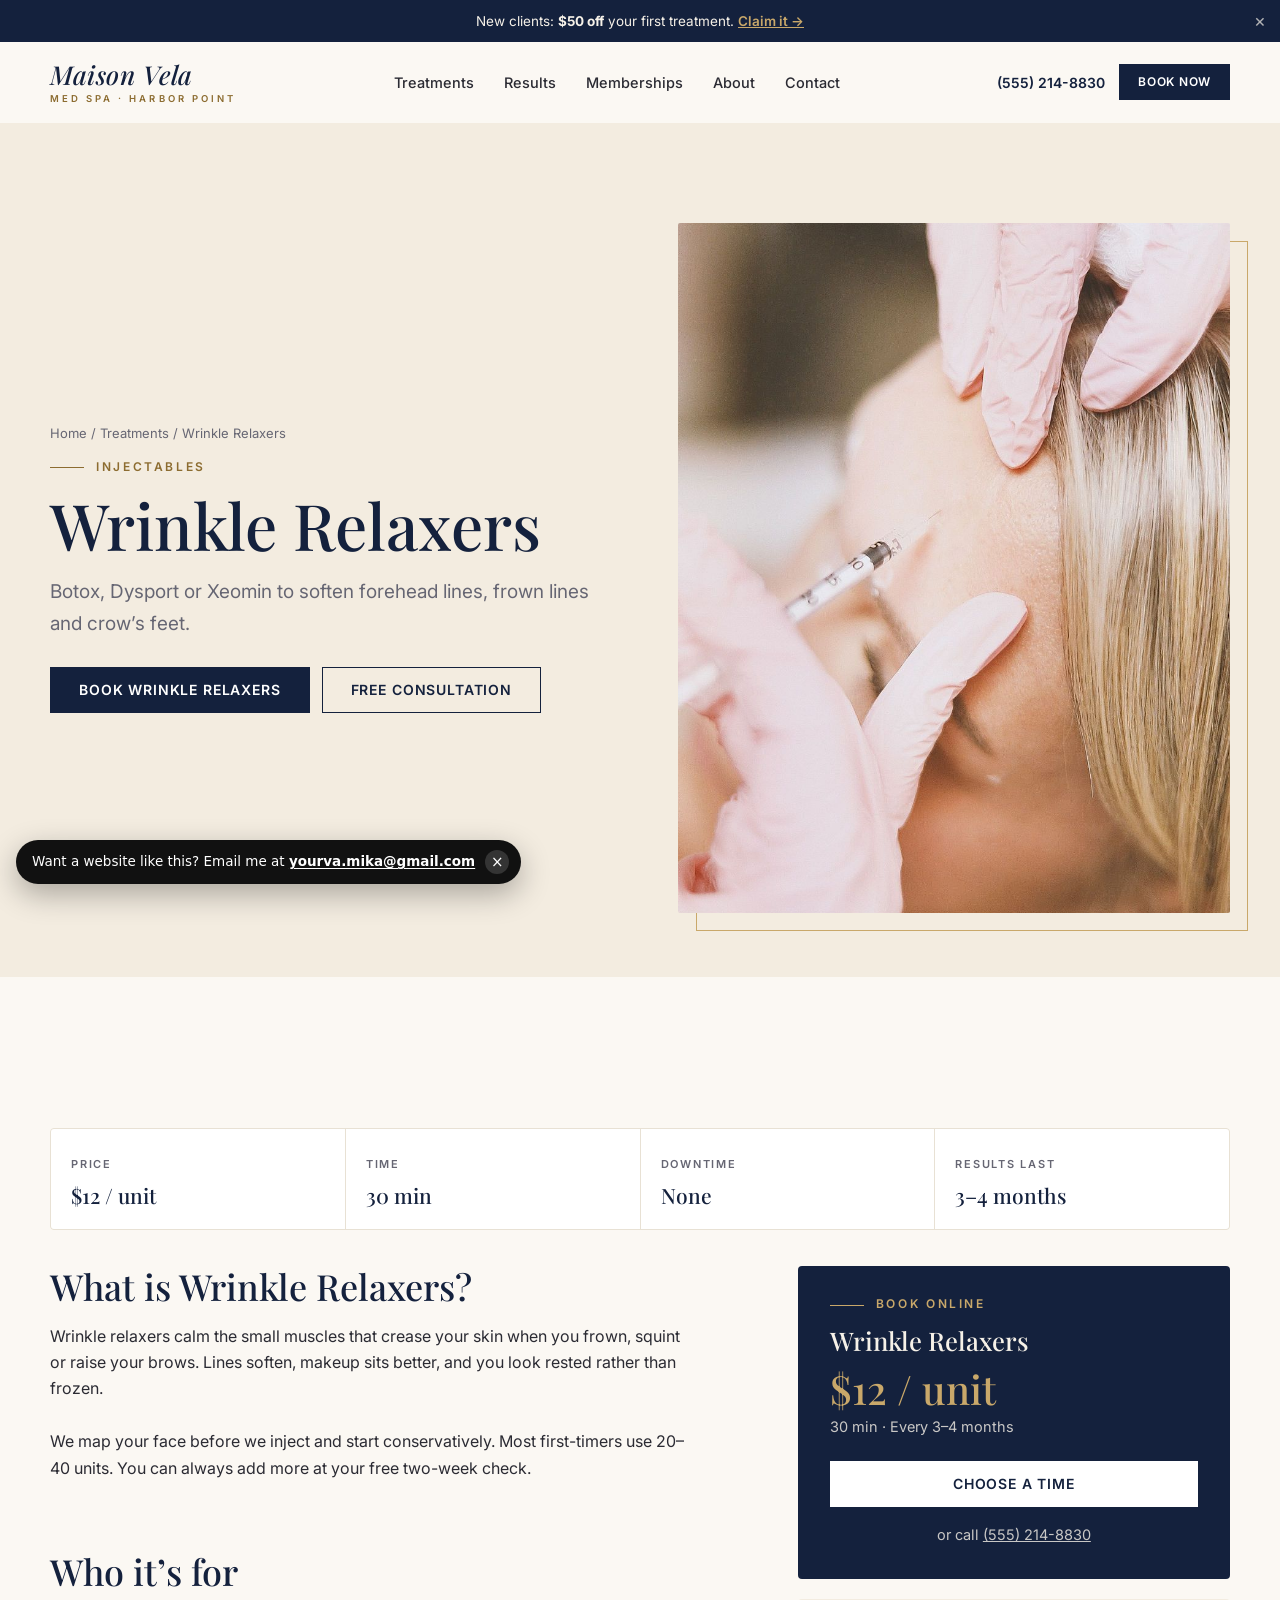
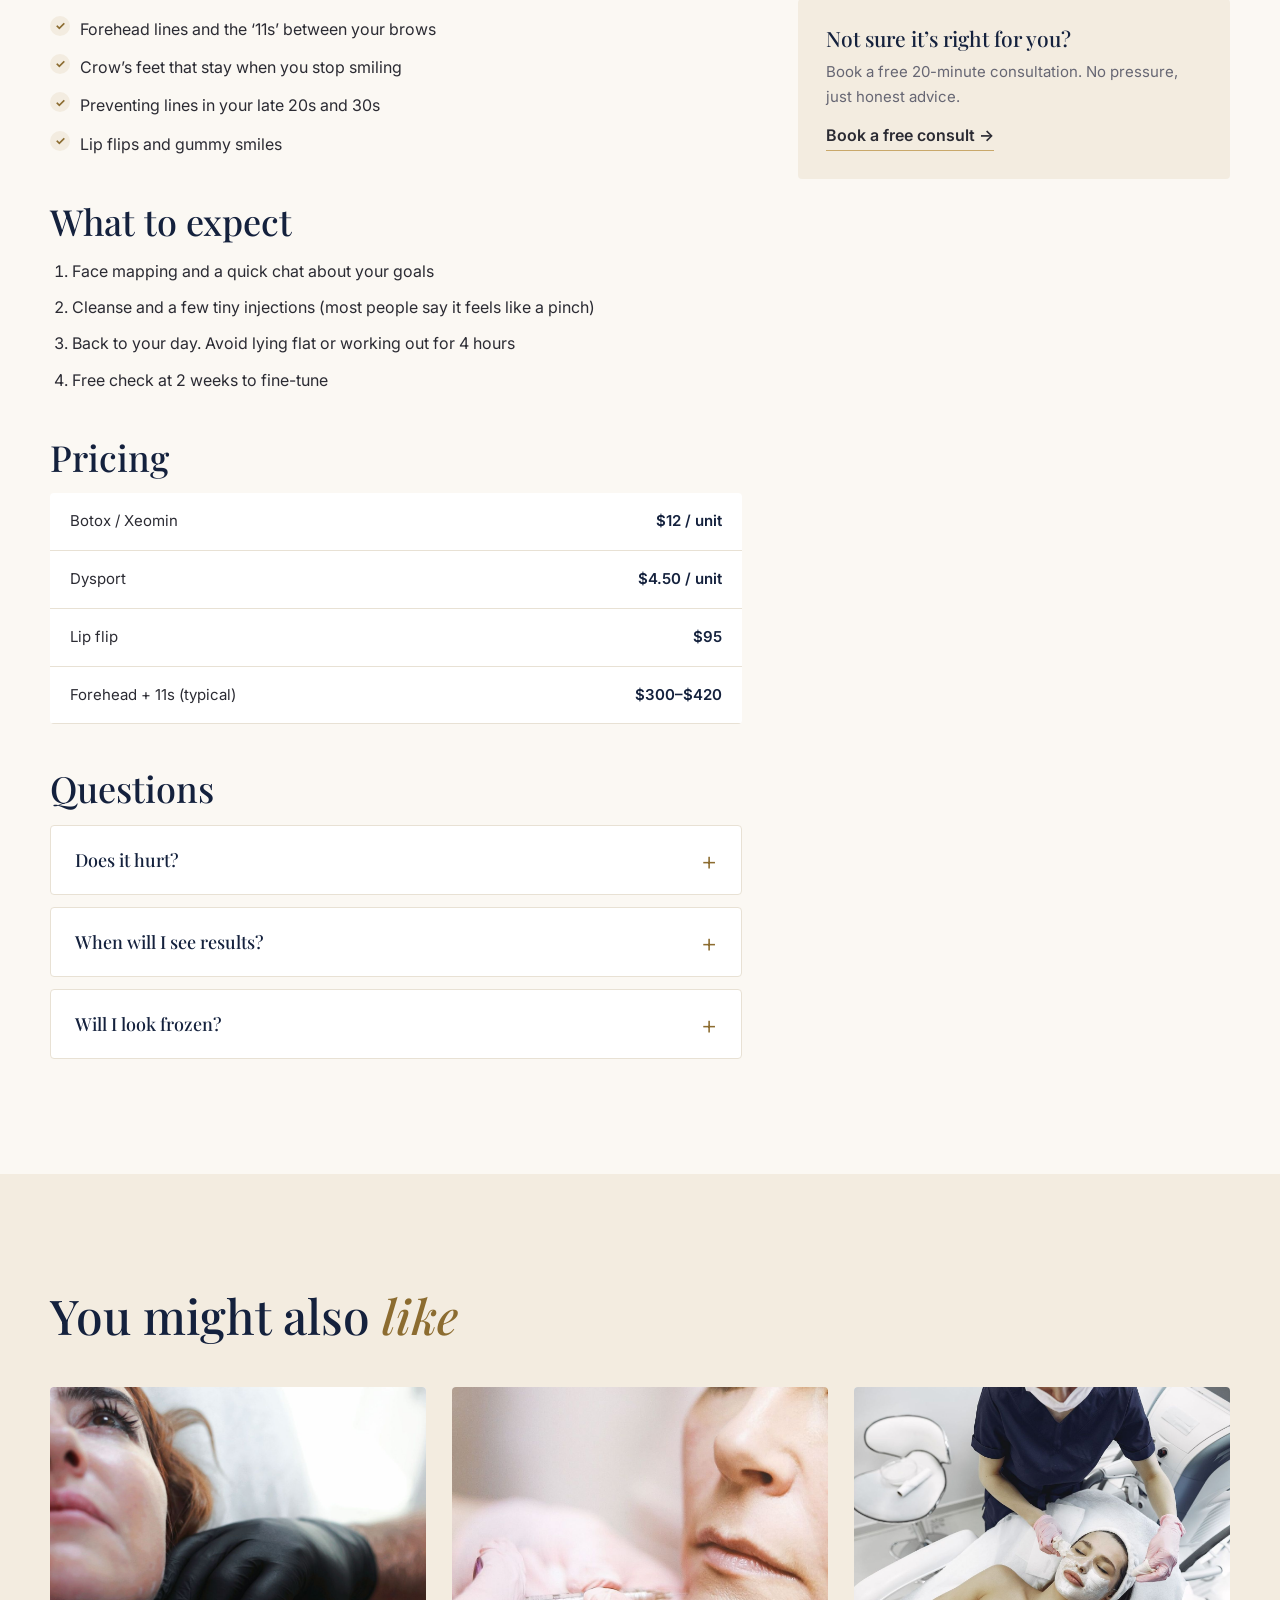
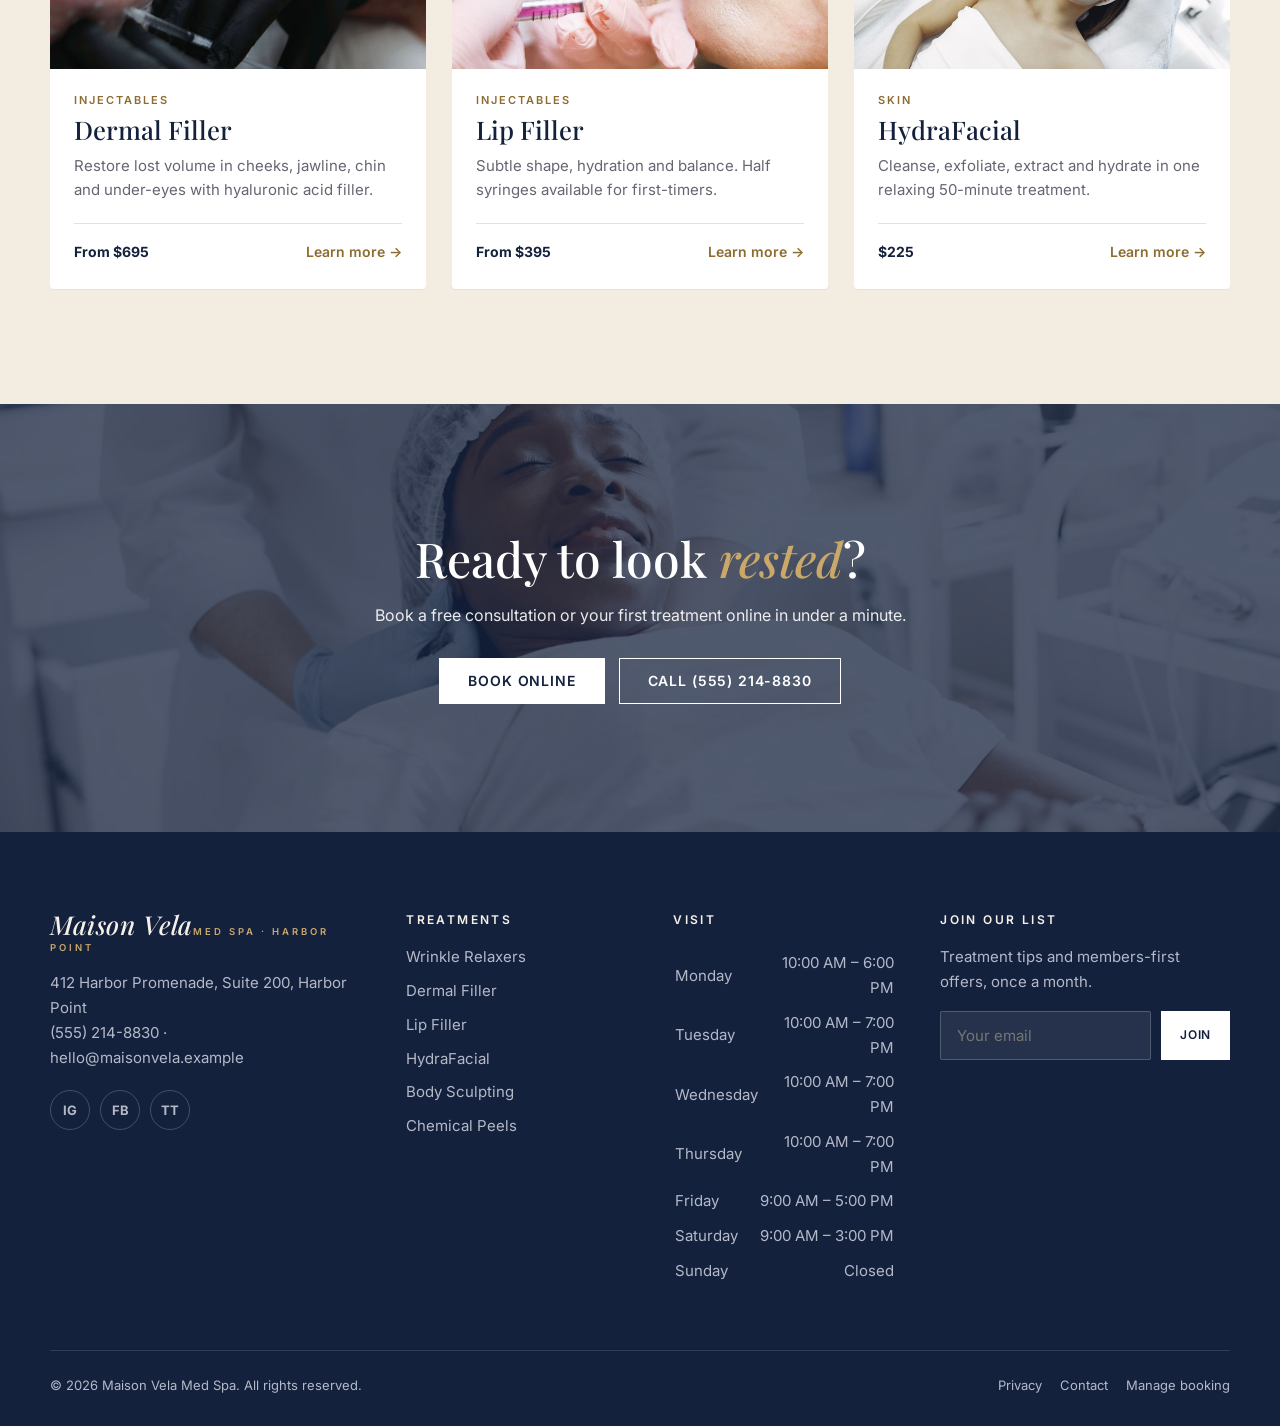
<file: treatments/wrinkle-relaxers.html>
<!doctype html><html lang="en"><head><meta charset="utf-8"><meta name="viewport" content="width=device-width,initial-scale=1">
<title>Wrinkle Relaxers in Harbor Point | Maison Vela Med Spa</title><meta name="robots" content="noindex, nofollow"><meta name="description" content="Wrinkle Relaxers at Maison Vela Med Spa: Botox, Dysport or Xeomin to soften forehead lines, frown lines and crow’s feet. $12 / unit.">
<meta property="og:title" content="Wrinkle Relaxers in Harbor Point | Maison Vela Med Spa"><meta property="og:description" content="Wrinkle Relaxers at Maison Vela Med Spa: Botox, Dysport or Xeomin to soften forehead lines, frown lines and crow’s feet. $12 / unit."><meta property="og:image" content="../img/3985323.jpg">
<link rel="icon" href="data:image/svg+xml,<svg xmlns='http://www.w3.org/2000/svg' viewBox='0 0 64 64'><circle cx='32' cy='32' r='32' fill='%2314213D'/><text x='32' y='43' font-size='30' text-anchor='middle' fill='white' font-family='Georgia'>M</text></svg>">
<link rel="preconnect" href="https://fonts.googleapis.com"><link rel="preconnect" href="https://fonts.gstatic.com" crossorigin>
<link href="https://fonts.googleapis.com/css2?family=Playfair+Display:ital,wght@0,500;0,600;1,500&family=Inter:wght@400;500;600;700&display=swap" rel="stylesheet">
<link rel="stylesheet" href="../css/style.css">
<script type="application/ld+json">{"@context": "https://schema.org", "@type": "MedicalBusiness", "name": "Maison Vela Med Spa", "telephone": "(555) 214-8830", "email": "hello@maisonvela.example", "address": "412 Harbor Promenade, Suite 200, Harbor Point", "url": "index.html"}</script>
</head><body>
<div class="announce">New clients: <b>$50 off</b> your first treatment. <a href="../#" data-open-offer>Claim it →</a><button aria-label="Close announcement">×</button></div>
<header class="site-header"><div class="wrap"><a class="logo" href="../index.html"><b>Maison Vela</b><small>Med Spa · Harbor Point</small></a>
<nav class="nav" aria-label="Main"><a href="../treatments.html">Treatments</a><a href="../results.html">Results</a><a href="../memberships.html">Memberships</a><a href="../about.html">About</a><a href="../contact.html">Contact</a></nav>
<div class="hdr-cta"><a class="tel" href="tel:5552148830">(555) 214-8830</a><a class="btn sm" href="../book.html">Book now</a><button class="burger" aria-label="Menu"><i></i><i></i><i></i></button></div></div></header>
<nav class="mobile-nav" aria-label="Mobile"><a href="../treatments.html">Treatments</a><a href="../results.html">Results</a><a href="../memberships.html">Memberships</a><a href="../about.html">About</a><a href="../contact.html">Contact</a><a href="../book.html">Manage booking</a><a class="btn" href="../book.html">Book now</a><p class="muted" style="margin-top:18px">(555) 214-8830<br>412 Harbor Promenade, Suite 200, Harbor Point</p></nav>
<main><section class="page-hero" style="text-align:left"><div class="wrap split" style="align-items:center"><div><div class="crumbs"><a href="../index.html">Home</a> / <a href="../treatments.html">Treatments</a> / Wrinkle Relaxers</div>
<span class="eyebrow">Injectables</span><h1 style="font-size:clamp(40px,5vw,64px)">Wrinkle Relaxers</h1><p class="lead" style="margin-top:16px">Botox, Dysport or Xeomin to soften forehead lines, frown lines and crow’s feet.</p>
<div style="display:flex;gap:12px;margin-top:28px;flex-wrap:wrap"><a class="btn" href="../book.html?t=wrinkle-relaxers">Book Wrinkle Relaxers</a><a class="btn ghost" href="../book.html?t=consult">Free consultation</a></div></div>
<div class="ph"><img src="../img/34220537.jpg" alt="Wrinkle Relaxers at Maison Vela Med Spa"></div></div></section>
<section class="section"><div class="wrap"><div class="facts"><div><span>Price</span><b>$12 / unit</b></div><div><span>Time</span><b>30 min</b></div><div><span>Downtime</span><b>None</b></div><div><span>Results last</span><b>3–4 months</b></div></div><div class="tdetail"><div>
<h2>What is Wrinkle Relaxers?</h2><p>Wrinkle relaxers calm the small muscles that crease your skin when you frown, squint or raise your brows. Lines soften, makeup sits better, and you look rested rather than frozen.</p><br><p>We map your face before we inject and start conservatively. Most first-timers use 20–40 units. You can always add more at your free two-week check.</p><br>
<h2>Who it’s for</h2><ul class="checks"><li>Forehead lines and the ‘11s’ between your brows</li><li>Crow’s feet that stay when you stop smiling</li><li>Preventing lines in your late 20s and 30s</li><li>Lip flips and gummy smiles</li></ul>
<h2>What to expect</h2><ol><li>Face mapping and a quick chat about your goals</li><li>Cleanse and a few tiny injections (most people say it feels like a pinch)</li><li>Back to your day. Avoid lying flat or working out for 4 hours</li><li>Free check at 2 weeks to fine-tune</li></ol>
<h2>Pricing</h2><table class="ptable"><tbody><tr><td>Botox / Xeomin</td><td>$12 / unit</td></tr><tr><td>Dysport</td><td>$4.50 / unit</td></tr><tr><td>Lip flip</td><td>$95</td></tr><tr><td>Forehead + 11s (typical)</td><td>$300–$420</td></tr></tbody></table>
<h2>Questions</h2><div class="faq"><details><summary>Does it hurt?</summary><p>Most clients rate it a 2 out of 10. We use very fine needles and ice if you want it.</p></details><details><summary>When will I see results?</summary><p>You’ll notice a change in 3–5 days and the full result at 14 days.</p></details><details><summary>Will I look frozen?</summary><p>Not with us. We dose for movement, not a mask. Your friends will say you look rested.</p></details></div></div>
<aside class="sticky"><div class="book-card"><span class="eyebrow">Book online</span><h3>Wrinkle Relaxers</h3><div class="price">$12 / unit</div><p>30 min · Every 3–4 months</p>
<a class="btn light" href="../book.html?t=wrinkle-relaxers">Choose a time</a><p style="margin-top:16px;text-align:center">or call <a href="tel:5552148830">(555) 214-8830</a></p></div>
<div class="side-card" style="margin-top:20px"><h3 style="font-size:21px">Not sure it’s right for you?</h3><p class="muted" style="font-size:15px">Book a free 20-minute consultation. No pressure, just honest advice.</p><a class="link" href="../book.html?t=consult" style="display:inline-block;margin-top:12px">Book a free consult →</a></div></aside></div></div></section>
<section class="section alt"><div class="wrap"><div class="head"><h2>You might also <em>like</em></h2></div><div class="tgrid"><a class="tcard reveal" href="../treatments/dermal-filler.html" data-cat="injectables"><div class="im"><img src="../img/6080267.jpg" alt="Dermal Filler" loading="lazy"></div>
<div class="bd"><span class="cat">Injectables</span><h3>Dermal Filler</h3><p>Restore lost volume in cheeks, jawline, chin and under-eyes with hyaluronic acid filler.</p><div class="meta"><b>From $695</b><span>Learn more →</span></div></div></a><a class="tcard reveal" href="../treatments/lip-filler.html" data-cat="injectables"><div class="im"><img src="../img/34220532.jpg" alt="Lip Filler" loading="lazy"></div>
<div class="bd"><span class="cat">Injectables</span><h3>Lip Filler</h3><p>Subtle shape, hydration and balance. Half syringes available for first-timers.</p><div class="meta"><b>From $395</b><span>Learn more →</span></div></div></a><a class="tcard reveal" href="../treatments/hydrafacial.html" data-cat="skin"><div class="im"><img src="../img/3985361.jpg" alt="HydraFacial" loading="lazy"></div>
<div class="bd"><span class="cat">Skin</span><h3>HydraFacial</h3><p>Cleanse, exfoliate, extract and hydrate in one relaxing 50-minute treatment.</p><div class="meta"><b>$225</b><span>Learn more →</span></div></div></a></div></div></section><section class="cta"><img src="../img/7446670.jpg" alt="" loading="lazy"><div class="wrap"><h2>Ready to look <em>rested</em>?</h2><p>Book a free consultation or your first treatment online in under a minute.</p>
<div class="btns"><a class="btn light" href="../book.html">Book online</a><a class="btn ghost" href="tel:5552148830">Call (555) 214-8830</a></div></div></section></main>
<footer class="site-footer"><div class="wrap"><div class="cols">
<div><a class="logo" href="../index.html"><b>Maison Vela</b><small>Med Spa · Harbor Point</small></a><p style="margin-top:18px">412 Harbor Promenade, Suite 200, Harbor Point<br><a href="tel:5552148830" style="display:inline">(555) 214-8830</a> · <a href="mailto:hello@maisonvela.example" style="display:inline">hello@maisonvela.example</a></p>
<div class="social"><a href="#" aria-label="Instagram">IG</a><a href="#" aria-label="Facebook">FB</a><a href="#" aria-label="TikTok">TT</a></div></div>
<div><h4>Treatments</h4><a href="../treatments/wrinkle-relaxers.html">Wrinkle Relaxers</a><a href="../treatments/dermal-filler.html">Dermal Filler</a><a href="../treatments/lip-filler.html">Lip Filler</a><a href="../treatments/hydrafacial.html">HydraFacial</a><a href="../treatments/body-sculpting.html">Body Sculpting</a><a href="../treatments/chemical-peels.html">Chemical Peels</a></div>
<div><h4>Visit</h4><table class="hours"><tr><td>Monday</td><td>10:00 AM – 6:00 PM</td></tr><tr><td>Tuesday</td><td>10:00 AM – 7:00 PM</td></tr><tr><td>Wednesday</td><td>10:00 AM – 7:00 PM</td></tr><tr><td>Thursday</td><td>10:00 AM – 7:00 PM</td></tr><tr><td>Friday</td><td>9:00 AM – 5:00 PM</td></tr><tr><td>Saturday</td><td>9:00 AM – 3:00 PM</td></tr><tr><td>Sunday</td><td>Closed</td></tr></table></div>
<div><h4>Join our list</h4><p>Treatment tips and members-first offers, once a month.</p>
<form class="newsletter" data-form="newsletter" data-thanks="You’re on the list. Welcome!" novalidate><div class="field"><input type="email" name="email" placeholder="Your email" required aria-label="Email"></div><button class="btn sm light">Join</button></form></div>
</div><div class="base"><span>© 2026 Maison Vela Med Spa. All rights reserved.</span><span><a href="../privacy.html">Privacy</a><a href="../contact.html">Contact</a><a href="../book.html">Manage booking</a></span></div></div></footer>
<a class="btn mobile-book" href="../book.html">Book now</a>
<div id="offer-pop" role="dialog" aria-modal="true" aria-label="New client offer"><div class="pop-bg"></div><div class="pop"><img src="../img/7446670.jpg" alt="" loading=lazy><div class="in"><button class="pop-close" aria-label="Close">×</button>
<div class="pop-form"><span class="eyebrow">New client offer</span><h3>New here? Your first visit is on us.</h3><p class="offer">$50 off any first treatment, or a free consultation.</p>
<form class="form" novalidate><div class="field"><label for="f-name">First name *</label><input type="text" name="name" id="f-name" autocomplete="given-name" placeholder="" required><span class="msg">This field is required.</span></div><div class="field"><label for="f-email">Email *</label><input type="email" name="email" id="f-email" autocomplete="email" placeholder="" required><span class="msg">Please enter a valid email.</span></div><div class="field"><label for="f-phone">Phone *</label><input type="tel" name="phone" id="f-phone" autocomplete="on" placeholder="" required><span class="msg">Please enter a 10-digit phone number.</span></div><button class="btn">Claim my offer</button></form>
<small>By signing up you agree to receive texts and emails. Reply STOP anytime.</small></div>
<div class="pop-done form-done" hidden><div class="ok">✓</div><h3>You’re in!</h3><p class="muted">Your offer is saved. We’ll text you within the hour to help you book.</p><a class="btn" href="../book.html" style="margin-top:20px">Book now</a></div></div></div></div>

<script src="../js/site-data.js"></script><script src="../js/core.js" defer></script>
</body></html>
</file>
<file: css/style.css>
/* Base styles shared by all three sites; each site sets its own tokens + look in theme.css */
*{box-sizing:border-box;margin:0;padding:0}[hidden]{display:none!important}
html{scroll-behavior:smooth;-webkit-text-size-adjust:100%}
body{font:16px/1.65 var(--sans);color:var(--ink);background:var(--bg);overflow-x:hidden}
img{max-width:100%;display:block}
a{color:inherit}
button{font:inherit;cursor:pointer;border:0;background:none;color:inherit}
h1,h2,h3,h4{font-family:var(--serif);font-weight:var(--hw,500);line-height:1.12;color:var(--head)}
h1{font-size:clamp(40px,6vw,76px)}h2{font-size:clamp(30px,4vw,48px)}h3{font-size:clamp(21px,2vw,26px)}
h1 em,h2 em,h3 em{font-style:italic;color:var(--accent-ink)}
p{max-width:64ch}
.wrap{width:min(1180px,100% - 40px);margin-inline:auto}
.section{padding:clamp(64px,9vw,120px) 0}
.section.tight{padding:clamp(48px,6vw,80px) 0}
.alt{background:var(--soft)}
.dark{background:var(--deep);color:var(--on-deep)}.dark h2,.dark h3{color:var(--on-deep)}
.eyebrow{font:600 12px/1 var(--sans);letter-spacing:.22em;text-transform:uppercase;color:var(--accent-ink);display:block;margin-bottom:16px}
.dark .eyebrow{color:var(--accent)}
.lead{font-size:clamp(17px,1.5vw,19px);color:var(--muted)}
.dark .lead{color:var(--on-deep-muted)}
.muted{color:var(--muted)}
.center{text-align:center}.center p,p.center{margin-inline:auto}
.head{display:flex;justify-content:space-between;align-items:end;gap:24px;margin-bottom:44px;flex-wrap:wrap}
.head p{margin-top:12px}
.sr{position:absolute;width:1px;height:1px;overflow:hidden;clip:rect(0 0 0 0)}

/* buttons */
.btn{display:inline-flex;align-items:center;justify-content:center;gap:8px;padding:15px 28px;border-radius:var(--r-btn);background:var(--btn);color:var(--btn-ink);font:600 14px/1 var(--sans);letter-spacing:.06em;text-transform:var(--btn-case,uppercase);text-decoration:none;transition:.25s;border:1.5px solid var(--btn)}
.btn:hover{background:var(--btn-hover);border-color:var(--btn-hover);transform:translateY(-1px)}
.btn.ghost{background:transparent;color:var(--head);border-color:currentColor}
.btn.ghost:hover{background:var(--head);color:var(--bg);border-color:var(--head)}
.dark .btn.ghost,.hero .btn.ghost{color:#fff}
.btn.light{background:#fff;color:var(--deep);border-color:#fff}
.btn.disabled{opacity:.45;pointer-events:none}
.btn.sm{padding:11px 18px;font-size:12px}
.link{font-weight:600;text-decoration:none;border-bottom:1.5px solid var(--accent);padding-bottom:2px}

/* announcement + header */
.announce{background:var(--deep);color:var(--on-deep);font-size:13.5px;text-align:center;padding:10px 44px;position:relative}
.announce a{color:var(--accent);font-weight:600}
.announce button{position:absolute;right:14px;top:50%;transform:translateY(-50%);font-size:18px;opacity:.7}
.site-header{position:sticky;top:0;z-index:50;background:var(--hdr-bg);transition:.3s;border-bottom:1px solid transparent}
.site-header.scrolled{box-shadow:0 8px 30px rgba(0,0,0,.07);border-color:var(--line)}
.site-header .wrap{display:flex;align-items:center;justify-content:space-between;height:80px;gap:20px}
.logo{text-decoration:none;display:flex;flex-direction:column;line-height:1}
.logo b{font:var(--logo-w,500) 26px/1 var(--serif);color:var(--head);letter-spacing:var(--logo-ls,.02em)}
.logo small{font:600 9.5px/1 var(--sans);letter-spacing:.32em;text-transform:uppercase;color:var(--accent-ink);margin-top:6px}
.nav{display:flex;gap:30px}
.nav a{text-decoration:none;font:500 14.5px var(--sans);color:var(--ink);position:relative;padding:6px 0}
.nav a::after{content:"";position:absolute;left:0;right:100%;bottom:0;height:1.5px;background:var(--accent);transition:.3s}
.nav a:hover::after,.nav a.active::after{right:0}
.hdr-cta{display:flex;align-items:center;gap:14px}
.hdr-cta .tel{font:600 14px var(--sans);text-decoration:none;color:var(--head)}
.burger{display:none;width:42px;height:42px;position:relative}
.burger i{position:absolute;left:9px;right:9px;height:2px;background:var(--head);transition:.3s}
.burger i:nth-child(1){top:14px}.burger i:nth-child(2){top:20px}.burger i:nth-child(3){top:26px}
.nav-open .burger i:nth-child(1){top:20px;transform:rotate(45deg)}.nav-open .burger i:nth-child(2){opacity:0}.nav-open .burger i:nth-child(3){top:20px;transform:rotate(-45deg)}
.mobile-nav{display:none}
.cart-btn{position:relative;width:42px;height:42px;display:flex;align-items:center;justify-content:center}
.cart-count{position:absolute;top:2px;right:0;background:var(--accent);color:var(--deep);font:700 11px/18px var(--sans);min-width:18px;height:18px;border-radius:9px;text-align:center}

/* hero */
.hero{position:relative;min-height:min(88vh,820px);display:flex;align-items:center;color:#fff;overflow:hidden}
.hero>img{position:absolute;inset:0;width:100%;height:100%;object-fit:cover;object-position:var(--hero-pos,center)}
.hero::before{content:"";position:absolute;inset:0;background:var(--hero-shade);z-index:1}
.hero .wrap{position:relative;z-index:2}
.hero h1{color:#fff;max-width:13ch}
.hero h1 em{color:var(--accent)}
.hero p{font-size:clamp(17px,1.6vw,20px);margin:22px 0 34px;opacity:.92;max-width:46ch}
.hero .btns{display:flex;gap:14px;flex-wrap:wrap}
.hero .proof{display:flex;gap:28px;margin-top:46px;flex-wrap:wrap;font-size:14px}
.hero .proof b{display:block;font:500 28px/1 var(--serif);color:var(--accent);margin-bottom:6px}
.page-hero{padding:clamp(56px,8vw,100px) 0 clamp(40px,5vw,64px);background:var(--soft);text-align:center}
.page-hero p{margin:16px auto 0}
.crumbs{font-size:13px;color:var(--muted);margin-bottom:16px}.crumbs a{text-decoration:none}

/* trust strip */
.trust{border-bottom:1px solid var(--line);background:var(--bg)}
.trust .wrap{display:grid;grid-template-columns:repeat(4,1fr);gap:20px;padding:26px 0}
.trust div{display:flex;align-items:center;gap:12px;font-size:14px;color:var(--muted)}
.trust b{display:block;color:var(--head);font-size:15px}
.trust i{font-style:normal;width:42px;height:42px;flex:none;border-radius:50%;background:var(--soft);display:flex;align-items:center;justify-content:center;color:var(--accent-ink);font-size:18px}

/* split */
.split{display:grid;grid-template-columns:1fr 1fr;gap:clamp(36px,6vw,90px);align-items:center}
.split.rev>:first-child{order:2}
.split .ph{position:relative}
.split .ph img{width:100%;aspect-ratio:4/5;object-fit:cover;border-radius:var(--r-img)}
.split .ph .tag{position:absolute;left:-18px;bottom:30px;background:var(--bg);padding:18px 22px;border-radius:var(--r-card);box-shadow:0 20px 40px rgba(0,0,0,.12);font-size:13px;max-width:220px}
.split .ph .tag b{display:block;font:500 30px/1 var(--serif);color:var(--accent-ink);margin-bottom:4px}
.split h2{margin-bottom:20px}.split p+p{margin-top:14px}
.checks{list-style:none;margin:24px 0 32px;display:grid;gap:12px}
.checks li{padding-left:30px;position:relative}
.checks li::before{content:"✓";position:absolute;left:0;top:0;width:20px;height:20px;border-radius:50%;background:var(--soft);color:var(--accent-ink);font-size:12px;display:flex;align-items:center;justify-content:center;font-weight:700}

/* treatment cards */
.tgrid{display:grid;grid-template-columns:repeat(3,1fr);gap:26px}
.tcard{background:var(--card);border-radius:var(--r-card);overflow:hidden;text-decoration:none;display:flex;flex-direction:column;transition:.3s;border:1px solid var(--line)}
.tcard:hover{transform:translateY(-4px);box-shadow:0 24px 50px rgba(0,0,0,.09)}
.tcard .im{overflow:hidden;aspect-ratio:4/3;border-radius:var(--r-timg,0)}
.tcard img{width:100%;height:100%;object-fit:cover;transition:.6s}
.tcard:hover img{transform:scale(1.05)}
.tcard .bd{padding:24px 24px 26px;display:flex;flex-direction:column;flex:1}
.tcard .cat{font:600 11px var(--sans);letter-spacing:.18em;text-transform:uppercase;color:var(--accent-ink)}
.tcard h3{margin:8px 0 10px}
.tcard p{font-size:15px;color:var(--muted);flex:1}
.tcard .meta{display:flex;justify-content:space-between;align-items:center;margin-top:20px;padding-top:16px;border-top:1px solid var(--line);font-size:14px}
.tcard .meta b{color:var(--head)}
.tcard .meta span{color:var(--accent-ink);font-weight:600}

/* finder */
#finder{background:var(--card);border-radius:var(--r-card);padding:clamp(28px,4vw,48px);border:1px solid var(--line)}
.concerns{display:flex;flex-wrap:wrap;gap:12px;margin-top:24px}
.concern{padding:13px 20px;border-radius:40px;border:1.5px solid var(--line);font-size:15px;background:var(--bg);transition:.2s}
.concern:hover{border-color:var(--accent)}
.concern.on{background:var(--deep);color:var(--on-deep);border-color:var(--deep)}
.finder-out{display:none;margin-top:30px}.finder-out.on{display:block;animation:fade .4s}
.finder-note{margin-bottom:18px;color:var(--muted)}
.finder-cards{display:grid;grid-template-columns:repeat(auto-fit,minmax(240px,1fr));gap:16px}
.fcard{display:flex;gap:14px;align-items:center;text-decoration:none;background:var(--soft);border-radius:var(--r-card);padding:12px}
.fcard img{width:84px;height:84px;object-fit:cover;border-radius:calc(var(--r-card) - 4px)}
.fcard b{display:block;font-family:var(--serif);font-size:19px;color:var(--head)}
.fcard span{display:block;font-size:14px;color:var(--muted)}.fcard em{font-style:normal;font-size:13px;font-weight:600;color:var(--accent-ink)}
@keyframes fade{from{opacity:0;transform:translateY(8px)}}

/* before after */
.ba{position:relative;aspect-ratio:4/5;overflow:hidden;border-radius:var(--r-img);--pos:50%;user-select:none}
.ba img{position:absolute;inset:0;width:100%;height:100%;object-fit:cover}
.ba .before{filter:var(--before-filter,saturate(.55) contrast(.9) brightness(.94) sepia(.15));clip-path:inset(0 calc(100% - var(--pos)) 0 0)}
.ba .bar{position:absolute;top:0;bottom:0;left:var(--pos);width:2px;background:#fff;transform:translateX(-1px);pointer-events:none}
.ba .bar::after{content:"⟷";position:absolute;top:50%;left:50%;transform:translate(-50%,-50%);width:46px;height:46px;border-radius:50%;background:#fff;color:var(--deep);display:flex;align-items:center;justify-content:center;font-size:18px;box-shadow:0 6px 20px rgba(0,0,0,.25)}
.ba input{position:absolute;inset:0;width:100%;height:100%;opacity:0;cursor:ew-resize;margin:0}
.ba .lb{position:absolute;bottom:14px;font:600 11px var(--sans);letter-spacing:.16em;text-transform:uppercase;background:rgba(0,0,0,.45);color:#fff;padding:6px 10px;border-radius:20px;pointer-events:none}
.ba .lb.l{left:14px}.ba .lb.r{right:14px}
.bagrid{display:grid;grid-template-columns:repeat(3,1fr);gap:26px}
.bacap{margin-top:14px}.bacap b{font-family:var(--serif);font-size:20px;color:var(--head);display:block}.bacap span{font-size:14px;color:var(--muted)}
.filters{display:flex;gap:10px;flex-wrap:wrap;margin-bottom:34px}
.filters button{padding:10px 18px;border-radius:30px;border:1.5px solid var(--line);font-size:14px}
.filters button.on{background:var(--deep);color:var(--on-deep);border-color:var(--deep)}
.consent{font-size:13px;color:var(--muted);margin-top:22px}

/* reviews */
.carousel{position:relative;overflow:hidden}
.track{display:flex;transition:transform .6s cubic-bezier(.2,.7,.2,1)}
.slide{flex:0 0 33.333%;padding:0 12px}
.review{background:var(--card);border-radius:var(--r-card);padding:32px;height:100%;border:1px solid var(--line);display:flex;flex-direction:column}
.dark .review{background:rgba(255,255,255,.06);border-color:rgba(255,255,255,.1);color:var(--on-deep)}
.stars{color:var(--star,#E2B33C);letter-spacing:3px;font-size:15px}
.review p{font:var(--quote-font);margin:16px 0 22px;flex:1}
.review .who{display:flex;align-items:center;gap:12px;font-size:14px}
.review .who i{width:40px;height:40px;border-radius:50%;background:var(--accent);color:var(--deep);font:600 15px/40px var(--sans);text-align:center;font-style:normal}
.review .who span{display:block;opacity:.65;font-size:13px}
.cnav{display:flex;gap:10px}
.cnav button{width:48px;height:48px;border-radius:50%;border:1.5px solid currentColor;font-size:18px;opacity:.8;transition:.2s}
.cnav button:hover{opacity:1;background:var(--accent);border-color:var(--accent);color:var(--deep)}
.rating{display:flex;align-items:center;gap:14px}
.rating b{font:500 52px/1 var(--serif);color:var(--accent)}

/* pricing / membership */
.plans{display:grid;grid-template-columns:repeat(3,1fr);gap:24px;align-items:stretch}
.plan{background:var(--card);border:1px solid var(--line);border-radius:var(--r-card);padding:36px 32px;display:flex;flex-direction:column;position:relative}
.plan.feat{background:var(--deep);color:var(--on-deep);border-color:var(--deep);transform:translateY(-10px)}
.plan.feat h3{color:var(--on-deep)}
.plan .pill{position:absolute;top:-13px;left:32px;background:var(--accent);color:var(--deep);font:700 11px var(--sans);letter-spacing:.14em;text-transform:uppercase;padding:6px 12px;border-radius:20px}
.plan .price{font:500 46px/1 var(--serif);margin:18px 0 6px;color:var(--accent-ink)}
.plan.feat .price{color:var(--accent)}
.plan .price small{font:14px var(--sans);opacity:.7;margin-left:4px}
.plan ul{list-style:none;margin:22px 0 30px;display:grid;gap:11px;flex:1;font-size:15px}
.plan li{padding-left:26px;position:relative}.plan li::before{content:"✓";position:absolute;left:0;color:var(--accent);font-weight:700}
.toggle{display:inline-flex;align-items:center;gap:12px;font-size:15px;margin-top:22px}
.switch{position:relative;width:52px;height:28px}.switch input{opacity:0;width:0;height:0}
.switch span{position:absolute;inset:0;border-radius:28px;background:var(--line);transition:.3s;cursor:pointer}
.switch span::before{content:"";position:absolute;width:22px;height:22px;left:3px;top:3px;border-radius:50%;background:#fff;transition:.3s;box-shadow:0 2px 6px rgba(0,0,0,.2)}
.switch input:checked+span{background:var(--accent)}.switch input:checked+span::before{transform:translateX(24px)}
.ptable{width:100%;border-collapse:collapse;background:var(--card);border-radius:var(--r-card);overflow:hidden}
.ptable th,.ptable td{text-align:left;padding:16px 20px;border-bottom:1px solid var(--line);font-size:15px}
.ptable th{font:600 12px var(--sans);letter-spacing:.14em;text-transform:uppercase;color:var(--accent-ink);background:var(--soft)}
.ptable td:last-child{text-align:right;font-weight:600;color:var(--head)}

/* calculator */
#calc{display:grid;grid-template-columns:1.3fr 1fr;gap:30px;align-items:start}
.calc-box{background:var(--card);border:1px solid var(--line);border-radius:var(--r-card);padding:32px}
.areas{display:grid;grid-template-columns:repeat(2,1fr);gap:10px;margin:16px 0 28px}
.chip{display:flex;justify-content:space-between;align-items:center;gap:10px;padding:13px 16px;border-radius:12px;border:1.5px solid var(--line);cursor:pointer;font-size:15px;transition:.2s}
.chip input{accent-color:var(--deep)}
.chip:has(input:checked){border-color:var(--deep);background:var(--soft)}
.chip span{flex:1}.chip small{color:var(--muted)}
.pkgs{display:grid;grid-template-columns:repeat(3,1fr);gap:10px;margin-top:16px}
.pkgs label{border:1.5px solid var(--line);border-radius:12px;padding:14px;text-align:center;cursor:pointer;font-size:14px}
.pkgs label:has(input:checked){border-color:var(--deep);background:var(--deep);color:var(--on-deep)}
.pkgs input{display:none}.pkgs b{display:block;font-size:17px}
.calc-sum{position:sticky;top:110px;background:var(--deep);color:var(--on-deep);border-radius:var(--r-card);padding:34px}
.calc-sum h3{color:var(--on-deep)}
#c-total{font:500 56px/1 var(--serif);color:var(--accent);margin:18px 0 8px}
#c-areas{opacity:.8;font-size:15px;margin-top:10px}
#c-save{display:inline-block;background:var(--accent);color:var(--deep);border-radius:20px;padding:4px 12px;font-size:13px;font-weight:700}
#c-month{font-size:14px;opacity:.75;margin:14px 0 26px}

/* shop */
.pgrid{display:grid;grid-template-columns:repeat(3,1fr);gap:26px}
.prod{background:var(--card);border-radius:var(--r-card);overflow:hidden;border:1px solid var(--line);display:flex;flex-direction:column}
.prod .im{aspect-ratio:1/1;overflow:hidden;background:var(--soft)}.prod img{width:100%;height:100%;object-fit:cover}
.prod .bd{padding:22px;display:flex;flex-direction:column;flex:1}
.prod h3{font-size:22px}.prod p{font-size:14.5px;color:var(--muted);margin:8px 0 18px;flex:1}
.prod .row{display:flex;justify-content:space-between;align-items:center;gap:10px}
.prod .row b{font-size:18px;color:var(--head)}
.prod select{padding:10px;border-radius:10px;border:1.5px solid var(--line);font:inherit;background:var(--bg)}
.drawer{position:fixed;top:0;right:0;bottom:0;width:min(420px,100%);background:var(--bg);z-index:90;transform:translateX(100%);transition:.4s;display:flex;flex-direction:column;box-shadow:-20px 0 60px rgba(0,0,0,.15)}
.cart-open .drawer{transform:none}
.drawer-bg{position:fixed;inset:0;background:rgba(0,0,0,.35);z-index:89;opacity:0;pointer-events:none;transition:.3s}
.cart-open .drawer-bg{opacity:1;pointer-events:auto}
.drawer header{display:flex;justify-content:space-between;align-items:center;padding:24px;border-bottom:1px solid var(--line)}
.drawer header h3{font-size:24px}
#cart-items{flex:1;overflow:auto;padding:16px 24px}
.ci{display:flex;gap:14px;align-items:center;padding:12px 0;border-bottom:1px solid var(--line)}
.ci img{width:62px;height:62px;object-fit:cover;border-radius:10px}.ci div:nth-child(2){flex:1;font-size:14px}.ci b{display:block}
.qty{display:flex;align-items:center;gap:8px;border:1.5px solid var(--line);border-radius:20px;padding:2px 6px}.qty button{width:24px;height:24px;font-size:16px}
.drawer footer{padding:24px;border-top:1px solid var(--line)}
.drawer footer .row{display:flex;justify-content:space-between;font-size:15px;margin-bottom:8px}
.drawer footer .row.total{font-weight:700;font-size:17px;margin:12px 0 18px}
.drawer footer .btn{width:100%}

/* forms */
.form{display:grid;grid-template-columns:1fr 1fr;gap:16px}
.form .full{grid-column:1/-1}
.field label{display:block;font:600 12.5px var(--sans);letter-spacing:.06em;margin-bottom:7px;color:var(--head)}
.field input,.field select,.field textarea{width:100%;padding:14px 16px;border-radius:var(--r-input);border:1.5px solid var(--line);background:var(--card);font:15px var(--sans);color:var(--ink);transition:.2s}
.field textarea{min-height:120px;resize:vertical}
.field input:focus,.field select:focus,.field textarea:focus{outline:none;border-color:var(--accent-ink)}
.field.err input,.field.err select,.field.err textarea{border-color:#C2410C;background:#FFF7F3}
.field .msg{display:none;font-size:12.5px;color:#C2410C;margin-top:5px}.field.err .msg{display:block}
.check{display:flex;gap:10px;align-items:flex-start;font-size:14px;color:var(--muted)}
.check input{margin-top:4px;accent-color:var(--deep)}
.field.err .check{color:#C2410C}
.form-done{text-align:center;padding:30px 10px}
.form-done .ok{width:64px;height:64px;border-radius:50%;background:var(--soft);color:var(--accent-ink);font-size:28px;display:flex;align-items:center;justify-content:center;margin:0 auto 16px}
.newsletter{display:flex;gap:10px;margin-top:16px}
.newsletter .field{flex:1}.newsletter input{background:rgba(255,255,255,.08);border-color:rgba(255,255,255,.2);color:var(--on-deep)}

/* booking */
#booking{background:var(--card);border:1px solid var(--line);border-radius:var(--r-card);padding:clamp(22px,4vw,44px);scroll-margin-top:110px}
.steps{list-style:none;display:flex;gap:8px;margin-bottom:34px;counter-reset:s}
.steps li{flex:1;font-size:13px;color:var(--muted);counter-increment:s;padding-top:12px;border-top:3px solid var(--line)}
.steps li.on{color:var(--head);border-color:var(--accent);font-weight:600}.steps li.done{border-color:var(--deep)}
.steps li::before{content:counter(s) ". "}
.step h3{margin-bottom:6px}.step>p{margin-bottom:22px}
.opts{display:grid;grid-template-columns:repeat(2,1fr);gap:12px}
.opt{cursor:pointer}.opt input{position:absolute;opacity:0}
.opt span{display:block;border:1.5px solid var(--line);border-radius:14px;padding:16px 18px;transition:.2s;height:100%}
.opt b{display:block;font-size:16px;color:var(--head)}.opt small{color:var(--muted);font-size:13.5px}
.opt input:checked+span{border-color:var(--deep);background:var(--soft);box-shadow:inset 0 0 0 1px var(--deep)}
.opt input:focus-visible+span{outline:2px solid var(--accent)}
.opt.prov span{display:flex;flex-direction:column;align-items:center;text-align:center}
.opt.prov img,.anyp{width:64px;height:64px;border-radius:50%;object-fit:cover;margin-bottom:10px}
.anyp{background:var(--deep);color:var(--accent);display:flex;align-items:center;justify-content:center;font-size:24px;font-style:normal}
.calwrap{display:grid;grid-template-columns:1fr 1fr;gap:30px}
.calhead{display:flex;justify-content:space-between;align-items:center;margin-bottom:12px}
.calhead b{font-family:var(--serif);font-size:20px;color:var(--head)}
.calhead button{width:36px;height:36px;border-radius:50%;border:1.5px solid var(--line)}
#b-cal{display:grid;grid-template-columns:repeat(7,1fr);gap:6px;text-align:center}
.dow{font-size:12px;color:var(--muted);padding:6px 0}
.day{aspect-ratio:1;border-radius:10px;font-size:14px;border:1.5px solid var(--line)}
.day:disabled{opacity:.3;border-color:transparent;cursor:default}
.day.on{background:var(--deep);color:var(--on-deep);border-color:var(--deep)}
.day:not(:disabled):hover{border-color:var(--accent)}
.slots{display:grid;grid-template-columns:repeat(3,1fr);gap:8px;margin-top:10px}
.slot{padding:11px 4px;border-radius:10px;border:1.5px solid var(--line);font-size:13.5px}
.slot:disabled{text-decoration:line-through;opacity:.35;cursor:default}
.slot.on{background:var(--deep);color:var(--on-deep);border-color:var(--deep)}
.bnav{display:flex;justify-content:space-between;gap:12px;margin-top:30px;padding-top:24px;border-top:1px solid var(--line)}
#b-summary{background:var(--soft);border-radius:14px;padding:18px 20px;margin-bottom:24px;display:grid;gap:8px}
#b-summary div{display:flex;justify-content:space-between;gap:12px;font-size:14.5px}#b-summary span{color:var(--muted)}#b-summary b{text-align:right;color:var(--head)}
.done-box{text-align:center;padding:20px 0}
.done-box .ok{width:76px;height:76px;border-radius:50%;background:var(--deep);color:var(--accent);font-size:34px;display:flex;align-items:center;justify-content:center;margin:0 auto 20px}
.refcode{display:inline-block;font:700 22px/1 ui-monospace,Menlo,monospace;letter-spacing:.12em;background:var(--soft);padding:12px 18px;border-radius:10px;margin:14px 0}
.done-box .btns{display:flex;gap:12px;justify-content:center;flex-wrap:wrap;margin-top:20px}
.side-card{background:var(--soft);border-radius:var(--r-card);padding:28px}
.side-card h3{margin-bottom:10px}.side-card ul{list-style:none;display:grid;gap:10px;font-size:15px;margin-top:14px}
.mcard{border:1px solid var(--line);border-radius:14px;padding:18px;margin-top:16px;display:grid;gap:6px;font-size:14.5px}
.mrow{display:flex;gap:10px;margin-top:10px;flex-wrap:wrap}
.badge{justify-self:start;font:700 11px var(--sans);letter-spacing:.1em;text-transform:uppercase;padding:4px 10px;border-radius:20px;background:#DCFCE7;color:#166534}
.badge.cancelled{background:#FEE2E2;color:#991B1B}
.warn{color:#C2410C;margin-top:12px;font-size:14.5px}

/* FAQ */
.faq{display:grid;gap:12px}
.faq details{background:var(--card);border:1px solid var(--line);border-radius:var(--r-card);padding:0 24px;transition:.2s}
.faq details[open]{box-shadow:0 14px 34px rgba(0,0,0,.06)}
.faq summary{list-style:none;cursor:pointer;padding:22px 30px 22px 0;font:500 18px var(--serif);color:var(--head);position:relative}
.faq summary::-webkit-details-marker{display:none}
.faq summary::after{content:"+";position:absolute;right:0;top:50%;transform:translateY(-50%);font:300 26px var(--sans);color:var(--accent-ink);transition:.3s}
.faq details[open] summary::after{transform:translateY(-50%) rotate(45deg)}
.faq details p{padding-bottom:22px;color:var(--muted)}

/* treatment detail */
.facts{display:grid;grid-template-columns:repeat(4,1fr);gap:1px;background:var(--line);border:1px solid var(--line);border-radius:var(--r-card);overflow:hidden;margin:36px 0}
.facts div{background:var(--card);padding:20px}
.facts span{font:600 11px var(--sans);letter-spacing:.16em;text-transform:uppercase;color:var(--muted)}
.facts b{display:block;font:500 21px var(--serif);color:var(--head);margin-top:6px}
.tdetail{display:grid;grid-template-columns:1.6fr 1fr;gap:56px;align-items:start}
.tdetail h2{font-size:clamp(26px,3vw,36px);margin:44px 0 16px}.tdetail h2:first-child{margin-top:0}
.tdetail ol{padding-left:22px;display:grid;gap:10px}
.sticky{position:sticky;top:110px}
.book-card{background:var(--deep);color:var(--on-deep);border-radius:var(--r-card);padding:32px}
.book-card h3{color:var(--on-deep)}.book-card .price{font:500 40px/1 var(--serif);color:var(--accent);margin:14px 0 6px}
.book-card .btn{width:100%;margin-top:22px}.book-card .eyebrow,.calc-sum .eyebrow{color:var(--accent)}.book-card p{font-size:14.5px;opacity:.8}

/* team */
.team{display:grid;grid-template-columns:repeat(3,1fr);gap:28px}
.member img{width:100%;aspect-ratio:4/5;object-fit:cover;border-radius:var(--r-img);margin-bottom:18px}
.member b{font:500 23px var(--serif);color:var(--head);display:block}
.member span{font-size:13px;font-weight:600;letter-spacing:.12em;text-transform:uppercase;color:var(--accent-ink)}
.member p{font-size:15px;color:var(--muted);margin-top:10px}
.gallery{display:grid;grid-template-columns:2fr 1fr 1fr;grid-template-rows:240px 240px;gap:16px}
.gallery img{width:100%;height:100%;object-fit:cover;border-radius:var(--r-img)}
.gallery img:first-child{grid-row:1/3}
.values{display:grid;grid-template-columns:repeat(4,1fr);gap:24px}
.values div{padding:26px;border-radius:var(--r-card);background:var(--card);border:1px solid var(--line)}
.values b{font:500 21px var(--serif);display:block;margin:10px 0 8px;color:var(--head)}.values p{font-size:14.5px;color:var(--muted)}
.values i{font-style:normal;font-size:24px;color:var(--accent-ink)}

/* CTA band */
.cta{position:relative;overflow:hidden;color:#fff;text-align:center;padding:clamp(80px,10vw,130px) 0}
.cta>img{position:absolute;inset:0;width:100%;height:100%;object-fit:cover}
.cta::before{content:"";position:absolute;inset:0;background:var(--cta-shade);z-index:1}
.cta .wrap{position:relative;z-index:2}.cta .btn.ghost{color:#fff}.cta .btn.ghost:hover{background:#fff;color:var(--deep)}.cta h2{color:#fff}.cta p{margin:16px auto 30px;opacity:.9}
.cta .btns{display:flex;gap:14px;justify-content:center;flex-wrap:wrap}

/* contact */
.contact-grid{display:grid;grid-template-columns:1fr 1.3fr;gap:50px}
.info-list{list-style:none;display:grid;gap:22px;margin-top:26px}
.info-list li{display:flex;gap:16px}.info-list i{font-style:normal;width:46px;height:46px;flex:none;border-radius:50%;background:var(--soft);display:flex;align-items:center;justify-content:center;color:var(--accent-ink)}
.info-list b{display:block;color:var(--head)}
.hours{width:100%;font-size:15px;margin-top:6px}.hours td{padding:4px 0}.hours td:last-child{text-align:right}
.map{margin-top:28px;border-radius:var(--r-card);overflow:hidden;aspect-ratio:16/10;position:relative;background:var(--soft)}
.map svg{width:100%;height:100%}
.map .pin{position:absolute;left:50%;top:46%;transform:translate(-50%,-100%);background:var(--deep);color:var(--on-deep);padding:8px 14px;border-radius:20px;font-size:13px;font-weight:600;white-space:nowrap;box-shadow:0 8px 20px rgba(0,0,0,.2)}
.map .pin::after{content:"";position:absolute;left:50%;bottom:-6px;transform:translateX(-50%);border:6px solid transparent;border-top-color:var(--deep);border-bottom:0}
.form-card{background:var(--card);border:1px solid var(--line);border-radius:var(--r-card);padding:clamp(24px,4vw,44px)}

/* popup */
#offer-pop,#exit-pop{position:fixed;inset:0;z-index:100;display:none;align-items:center;justify-content:center;padding:20px}
#offer-pop.on,#exit-pop.on{display:flex;animation:fade .35s}
.pop-bg{position:absolute;inset:0;background:rgba(10,10,20,.55);backdrop-filter:blur(3px)}
.pop{position:relative;background:var(--bg);border-radius:var(--r-card);overflow:hidden;display:grid;grid-template-columns:1fr 1.15fr;width:min(860px,100%);max-height:calc(100vh - 40px);overflow-y:auto}
.pop>img{width:100%;height:100%;object-fit:cover;min-height:100%}
.pop .in{padding:44px 38px}
.pop h3{font-size:34px;margin:6px 0 12px}
.pop .offer{font:500 19px var(--serif);color:var(--accent-ink);margin-bottom:20px}
.pop .form{grid-template-columns:1fr}
.pop-close{position:absolute;top:12px;right:14px;width:38px;height:38px;border-radius:50%;background:var(--bg);font-size:20px;z-index:2}
.pop small{display:block;font-size:12px;color:var(--muted);margin-top:12px}

/* footer */
.site-footer{background:var(--deep);color:var(--on-deep-muted);padding:80px 0 30px;font-size:15px}
.site-footer .cols{display:grid;grid-template-columns:1.4fr 1fr 1fr 1.3fr;gap:44px}
.site-footer h4{font:600 12px var(--sans);letter-spacing:.2em;text-transform:uppercase;color:var(--on-deep);margin-bottom:18px}
.site-footer a{text-decoration:none;display:block;margin-bottom:9px}.site-footer a:hover{color:var(--accent)}
.site-footer .logo b{color:var(--on-deep)}
.site-footer .social{display:flex;gap:10px;margin-top:20px}
.site-footer .social a{width:40px;height:40px;border-radius:50%;border:1px solid rgba(255,255,255,.2);display:flex;align-items:center;justify-content:center;margin:0;font-size:13px;font-weight:700}
.site-footer .base{display:flex;justify-content:space-between;gap:20px;flex-wrap:wrap;margin-top:60px;padding-top:24px;border-top:1px solid rgba(255,255,255,.12);font-size:13px}
.site-footer .base a{display:inline;margin-left:18px}
.mobile-book{display:none}
#toast{position:fixed;left:50%;bottom:28px;transform:translate(-50%,30px);background:var(--deep);color:var(--on-deep);padding:14px 22px;border-radius:30px;font-size:14.5px;opacity:0;pointer-events:none;transition:.35s;z-index:120;box-shadow:0 10px 30px rgba(0,0,0,.2)}
#toast.on{opacity:1;transform:translate(-50%,0)}

/* reveal */
.reveal{opacity:0;transform:translateY(26px);transition:opacity .8s,transform .8s}
.reveal.in{opacity:1;transform:none}
@media (prefers-reduced-motion:reduce){.reveal{opacity:1;transform:none;transition:none}html{scroll-behavior:auto}}

/* responsive */
@media (max-width:1020px){
  .nav,.hdr-cta .tel{display:none}.burger{display:block}
  .mobile-nav{display:block;position:fixed;inset:80px 0 0;background:var(--bg);z-index:49;padding:30px 24px;transform:translateX(100%);transition:.35s;overflow:auto}
  .nav-open .mobile-nav{transform:none}
  .mobile-nav a{display:block;font:500 26px var(--serif);text-decoration:none;padding:12px 0;border-bottom:1px solid var(--line);color:var(--head)}
  .mobile-nav .btn{margin-top:24px;width:100%;font-family:var(--sans)}
  .tgrid,.pgrid,.bagrid,.team,.plans{grid-template-columns:repeat(2,1fr)}
  .plan.feat{transform:none}
  .trust .wrap{grid-template-columns:repeat(2,1fr)}
  .values{grid-template-columns:repeat(2,1fr)}
  .site-footer .cols{grid-template-columns:1fr 1fr}
  .tdetail,#calc,.contact-grid{grid-template-columns:1fr}
  .sticky,.calc-sum{position:static}
  .facts{grid-template-columns:repeat(2,1fr)}
}
@media (max-width:760px){
  body{font-size:15.5px}
  .site-header .wrap{height:70px}.mobile-nav{inset:70px 0 0}
  .hdr-cta>.btn{display:none}
  .split,.calwrap{grid-template-columns:1fr}.split.rev>:first-child{order:0}
  .split .ph .tag{left:12px}
  .tgrid,.pgrid,.bagrid,.team,.plans,.opts,.form,.areas{grid-template-columns:1fr}
  .trust .wrap{grid-template-columns:1fr 1fr;gap:16px}
  .trust div{font-size:13px}.trust i{width:36px;height:36px}
  .gallery{grid-template-columns:1fr 1fr;grid-template-rows:200px 140px 140px}
  .gallery img:first-child{grid-column:1/3;grid-row:auto}
  .values{grid-template-columns:1fr}
  .site-footer .cols{grid-template-columns:1fr}
  .pop{grid-template-columns:1fr}.pop>img{display:none}.pop .in{padding:36px 24px}
  .steps li{font-size:0}.steps li::before{font-size:13px}
  .hero{min-height:auto;padding:90px 0 70px}
  .hero .proof{gap:20px}
  .mobile-book{display:flex;position:fixed;left:12px;right:12px;bottom:12px;z-index:40;box-shadow:0 10px 30px rgba(0,0,0,.25)}
  .site-footer{padding-bottom:90px}
  .head{align-items:start}
  .ptable th,.ptable td{padding:13px 14px;font-size:14px}
}

/* ===== v2 components: quiz, tabs, rail, modal, countdown, funnels, bento ===== */
.tabs-ui [role=tablist]{display:flex;gap:8px;flex-wrap:wrap;margin-bottom:26px}
.tabs-ui [data-tab]{padding:12px 20px;border-radius:40px;border:1.5px solid var(--line);font-size:14.5px;font-weight:600}
.tabs-ui [data-tab].on{background:var(--accent);color:var(--deep);border-color:var(--accent)}
.rail-wrap{position:relative}
.rail{display:flex;gap:22px;overflow-x:auto;scroll-snap-type:x mandatory;padding-bottom:18px;scrollbar-width:thin}
.rail>*{scroll-snap-align:start;flex:0 0 min(340px,82%)}
.rbtns{display:flex;gap:10px}
.rbtns button{width:48px;height:48px;border-radius:50%;border:1.5px solid currentColor;font-size:18px}
.modal{position:fixed;inset:0;z-index:110;display:none}
.modal.on{display:block}
.m-bg{position:absolute;inset:0;background:rgba(0,0,0,.6);backdrop-filter:blur(4px);animation:fade .3s}
.m-panel{position:absolute;top:0;right:0;bottom:0;width:min(560px,100%);background:var(--bg);color:var(--ink);overflow-y:auto;animation:slidein .4s cubic-bezier(.2,.7,.2,1)}
@keyframes slidein{from{transform:translateX(60px);opacity:0}}
.m-panel>img{width:100%;aspect-ratio:16/10;object-fit:cover}
.m-panel .in{padding:32px}
.m-close{position:absolute;top:14px;right:14px;width:42px;height:42px;border-radius:50%;background:var(--bg);font-size:22px;z-index:2;color:var(--ink)}
.modal-open{overflow:hidden}
.cd{display:inline-flex;gap:8px;align-items:center}
.cd span{display:inline-flex;flex-direction:column;align-items:center;min-width:58px;padding:10px 6px;border-radius:12px;background:var(--deep);color:var(--on-deep);font:700 24px/1 var(--sans)}
.cd span small{font:600 10px var(--sans);letter-spacing:.14em;margin-top:5px;opacity:.7;text-transform:uppercase}
.quiz{background:var(--card);border:1px solid var(--line);border-radius:var(--r-card);padding:clamp(24px,4vw,48px);box-shadow:0 30px 60px rgba(0,0,0,.06)}
.q-top{display:flex;justify-content:space-between;align-items:center;font-size:13px;color:var(--muted);margin-bottom:10px}
.q-bar{height:6px;border-radius:6px;background:var(--soft);overflow:hidden;margin-bottom:30px}
.q-bar i{display:block;height:100%;width:0;background:var(--accent);transition:width .4s}
.q-step h3{font-size:clamp(24px,3vw,32px);margin-bottom:8px}
.q-opts{display:grid;grid-template-columns:repeat(2,1fr);gap:12px;margin-top:22px}
.q-opts button,.q-opts label{display:flex;align-items:center;gap:12px;text-align:left;padding:18px 20px;border-radius:14px;border:1.5px solid var(--line);background:var(--bg);font-size:15.5px;cursor:pointer;transition:.2s}
.q-opts button:hover,.q-opts label:hover{border-color:var(--accent)}
.q-opts button.on,.q-opts label:has(input:checked){border-color:var(--deep);background:var(--soft);box-shadow:inset 0 0 0 1px var(--deep)}
.q-opts i{font-style:normal;font-size:22px}
.q-nav{display:flex;justify-content:space-between;margin-top:26px}
.q-back{color:var(--muted);font-size:14px}
.q-nums{display:flex;gap:12px;margin-top:22px;flex-wrap:wrap}.q-nums .field{flex:1;min-width:110px}
.result-card{border-radius:var(--r-card);background:var(--soft);padding:26px;margin:18px 0}
.result-card .big{font:400 46px/1 var(--serif);color:var(--accent-ink);margin:8px 0}
.bento{display:grid;grid-template-columns:repeat(4,1fr);grid-auto-rows:minmax(190px,auto);gap:18px}
.tile{border-radius:var(--r-card);padding:26px;position:relative;overflow:hidden;background:var(--card);border:1px solid var(--line);display:flex;flex-direction:column;text-decoration:none}
.tile.img{padding:0;border:0}.tile.img>img{position:absolute;inset:0;width:100%;height:100%;object-fit:cover}
.tile.img .cap{position:relative;margin-top:auto;padding:22px;color:#fff;background:linear-gradient(transparent,rgba(0,0,0,.65))}
.tile.img .cap h3{color:#fff}
.tile.w2{grid-column:span 2}.tile.h2{grid-row:span 2}
.tile.deep{background:var(--deep);color:var(--on-deep);border-color:var(--deep)}.tile.deep h3{color:var(--on-deep)}
.tile.acc{background:var(--accent);color:var(--deep);border-color:var(--accent)}.tile.acc h3{color:var(--deep)}
.tile .stat{font:400 52px/1 var(--serif);margin-bottom:8px}
.tile p{font-size:15px;opacity:.85;margin-top:8px}
.tile .go{margin-top:auto;padding-top:14px;font-weight:700;font-size:14px}
.menu-list{display:grid;gap:0;border-top:1px solid var(--line)}
.menu-item{display:grid;grid-template-columns:1fr auto;gap:8px 20px;padding:22px 0;border-bottom:1px solid var(--line)}
.menu-item h3{font-size:22px}.menu-item .p{font:600 17px var(--sans);color:var(--head);text-align:right}
.menu-item p{grid-column:1/-1;color:var(--muted);font-size:15px;margin-top:-2px}
.menu-item .acts{grid-column:1/-1;display:flex;gap:16px;font-size:14px}
#bmi .row3{display:grid;grid-template-columns:repeat(3,1fr);gap:12px}
#bmi-out{margin-top:20px;padding:22px;border-radius:var(--r-card);background:var(--soft)}
.bmi-num{font:400 54px/1 var(--serif);color:var(--accent-ink)}
#bmi-out p{margin:10px 0 18px;font-size:15px}
.steps-line{display:grid;grid-template-columns:repeat(4,1fr);gap:24px;counter-reset:sl}
.steps-line>div{position:relative;padding-top:58px;counter-increment:sl}
.steps-line>div::before{content:counter(sl);position:absolute;top:0;left:0;width:42px;height:42px;border-radius:50%;background:var(--accent);color:var(--deep);font:700 17px/42px var(--sans);text-align:center}
.steps-line>div::after{content:"";position:absolute;top:21px;left:54px;right:-12px;height:2px;background:var(--line)}
.steps-line>div:last-child::after{display:none}
.steps-line b{font:400 21px var(--serif);color:var(--head);display:block;margin-bottom:6px}.steps-line p{font-size:15px;color:var(--muted)}
.dark .steps-line b{color:var(--on-deep)}.dark .steps-line p{color:var(--on-deep-muted)}
/* funnels */
.f-top{padding:16px 0;border-bottom:1px solid var(--line);background:var(--bg)}
.f-top .wrap{display:flex;justify-content:space-between;align-items:center;gap:14px}
.f-top .secure{font-size:13px;color:var(--muted)}
.f-hero{padding:clamp(40px,6vw,80px) 0}
.f-hero .wrap{display:grid;grid-template-columns:1.1fr .9fr;gap:50px;align-items:center}
.f-hero h1{font-size:clamp(36px,5vw,60px)}
.offer-box{background:var(--card);border:1px solid var(--line);border-radius:var(--r-card);padding:30px;box-shadow:0 30px 60px rgba(0,0,0,.08)}
.offer-box .was{text-decoration:line-through;color:var(--muted);font-size:18px;margin-right:8px}
.offer-box .now{font:500 52px/1 var(--serif);color:var(--accent-ink)}
.spots{display:flex;align-items:center;gap:10px;font-size:14px;margin:14px 0}
.spots i{flex:1;height:8px;border-radius:8px;background:var(--soft);overflow:hidden}.spots i b{display:block;height:100%;background:var(--accent)}
.logos{display:flex;gap:30px;align-items:center;flex-wrap:wrap;justify-content:center;opacity:.65;font:600 15px var(--serif);letter-spacing:.06em}
.f-progress{display:flex;gap:6px;justify-content:center;font-size:13px;color:var(--muted);padding:14px 0}
.f-progress span{padding:6px 12px;border-radius:20px;background:var(--soft)}.f-progress span.on{background:var(--deep);color:var(--on-deep)}
.upsell{border:2px dashed var(--accent);border-radius:var(--r-card);padding:26px;display:grid;grid-template-columns:110px 1fr;gap:20px;align-items:center;text-align:left;margin-top:30px;background:var(--card)}
.upsell img{width:110px;height:110px;object-fit:cover;border-radius:14px}
.upsell.taken{border-style:solid;background:var(--soft)}
.guarantee{display:flex;gap:16px;align-items:center;background:var(--soft);border-radius:var(--r-card);padding:20px 24px}
.guarantee i{font-style:normal;font-size:30px}
.f-foot{padding:30px 0 100px;text-align:center;font-size:13px;color:var(--muted)}
@media (max-width:1020px){.bento{grid-template-columns:repeat(2,1fr)}.steps-line{grid-template-columns:repeat(2,1fr)}.steps-line>div::after{display:none}.f-hero .wrap{grid-template-columns:1fr}}
@media (max-width:760px){.bento{grid-template-columns:1fr}.tile.w2{grid-column:auto}.tile.h2{grid-row:auto;min-height:320px}.q-opts{grid-template-columns:1fr}.steps-line{grid-template-columns:1fr}#bmi .row3{grid-template-columns:1fr 1fr 1fr}.upsell{grid-template-columns:1fr}.upsell img{width:100%;height:160px}.cd span{min-width:50px;font-size:20px}}
.cta h2 em{color:var(--accent)}
.site-footer .logo small{color:var(--accent)}
.plan.feat .muted{color:var(--on-deep-muted)}
/* portfolio note */
#mika-note{position:fixed;left:16px;bottom:16px;z-index:95;display:flex;align-items:center;gap:10px;background:#111;color:#fff;border-radius:40px;padding:10px 12px 10px 16px;font:500 13.5px/1.3 system-ui,-apple-system,sans-serif;box-shadow:0 10px 30px rgba(0,0,0,.3);max-width:calc(100% - 32px)}
#mika-note a{color:#fff;font-weight:700;text-decoration:underline;text-underline-offset:2px}
#mika-note button{width:24px;height:24px;border-radius:50%;background:rgba(255,255,255,.15);color:#fff;font-size:15px;line-height:1;flex:none}
#mika-note.min{padding:0;width:48px;height:48px;justify-content:center;cursor:pointer}#mika-note.min span,#mika-note.min button{display:none}#mika-note.min::after{content:"✉";font-size:20px}
@media (max-width:760px){#mika-note{bottom:76px;left:12px;font-size:12.5px}}

/* theme */
:root{--serif:'Playfair Display',Georgia,serif;--sans:Inter,system-ui,sans-serif;--bg:#FBF8F3;--soft:#F3ECE0;--card:#fff;--ink:#2B2B33;--head:#14213D;--muted:#666673;
--line:#E8E1D4;--accent:#C9A86A;--accent-ink:#8C6C30;--deep:#14213D;--on-deep:#F6F1E8;--on-deep-muted:#B4B9C8;--btn:#14213D;--btn-ink:#fff;--btn-hover:#8C6C30;
--r-btn:0;--r-card:4px;--r-img:2px;--r-input:2px;--hdr-bg:rgba(251,248,243,.95);--hw:500;
--hero-shade:linear-gradient(90deg,rgba(10,16,34,.82),rgba(10,16,34,.45) 55%,rgba(10,16,34,.15));--cta-shade:rgba(20,33,61,.74);--quote-font:italic 400 19px/1.6 'Playfair Display',serif}
.eyebrow::before{content:"";display:inline-block;width:34px;height:1px;background:currentColor;vertical-align:middle;margin-right:12px}
.center .eyebrow::after{content:"";display:inline-block;width:34px;height:1px;background:currentColor;vertical-align:middle;margin-left:12px}
.logo b{font-style:italic}
.split .ph::after{content:"";position:absolute;inset:18px -18px -18px 18px;border:1px solid var(--accent);z-index:-1}
.split .ph{z-index:0}
.tcard{border:0;box-shadow:0 1px 0 var(--line)}
.plan.feat{background:linear-gradient(160deg,#1B2B4F,#14213D)}
</file>
